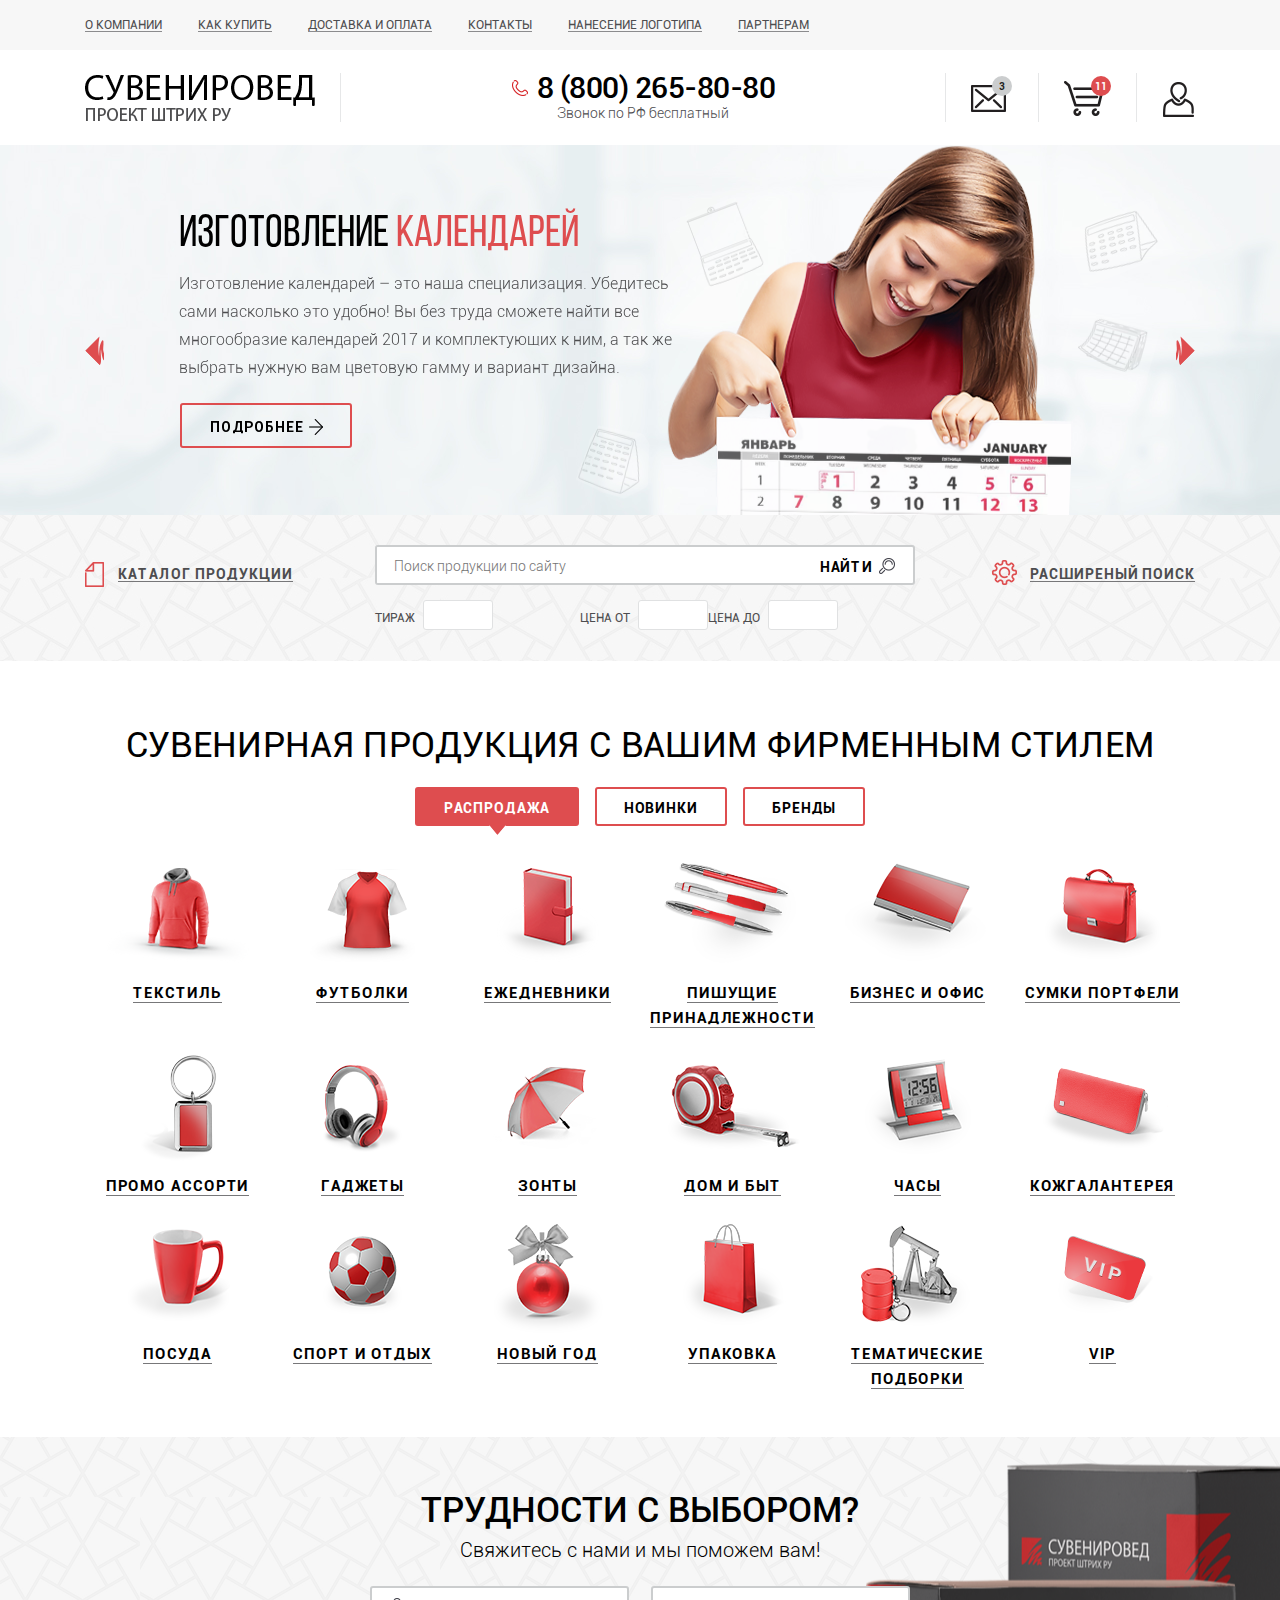
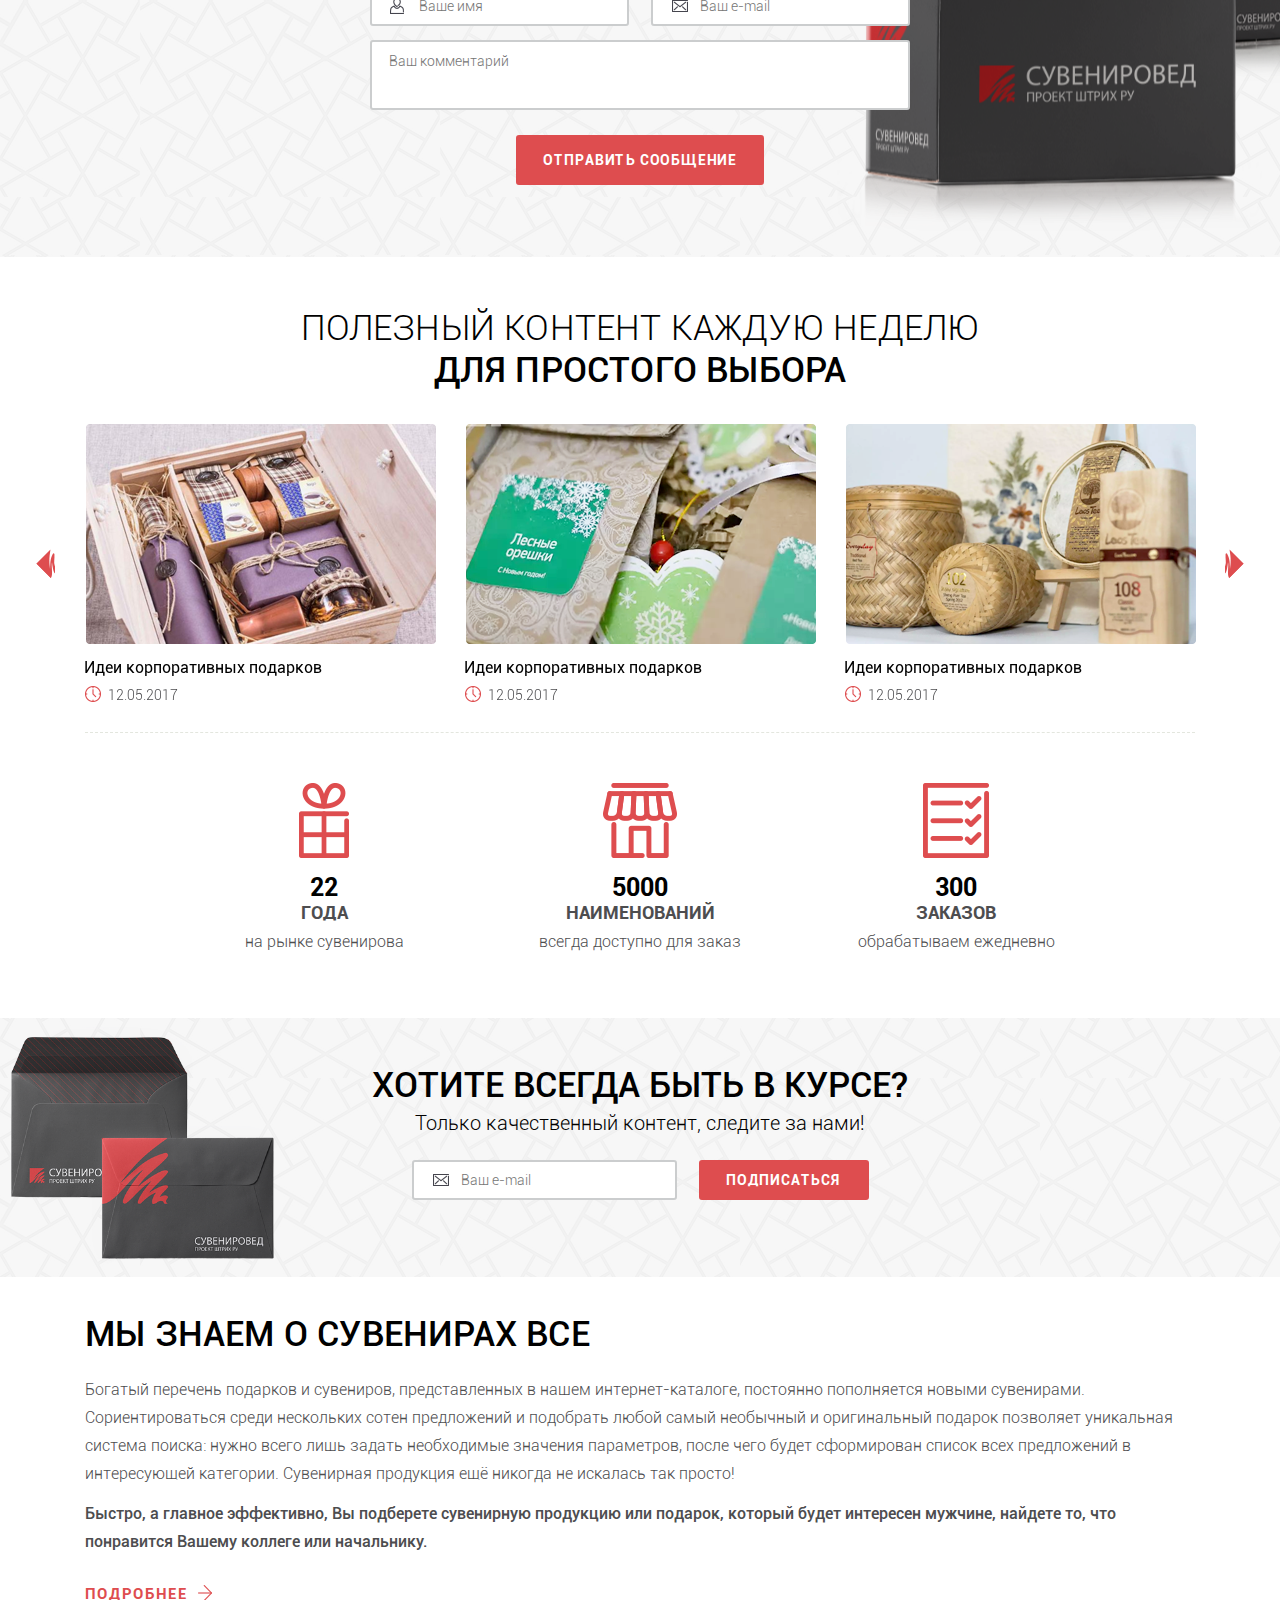
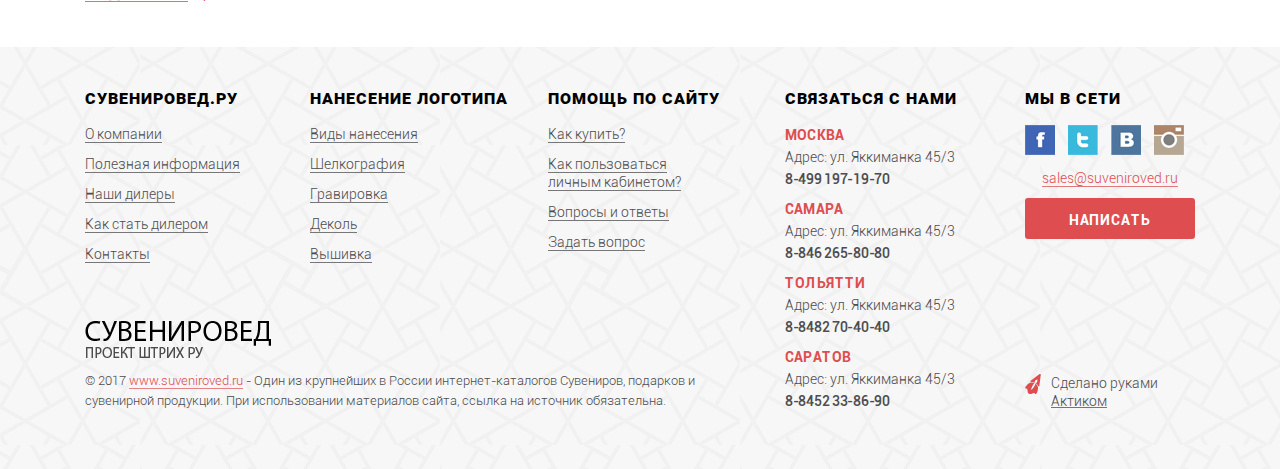
<file: index.html>
﻿<!DOCTYPE html>
<html>
<head>
    <title>Сувенировед.ру</title>
    <meta name="viewport" content="width=device-width, initial-scale=1">
    <meta name="format-detection" content="telephone=no"/>
    <meta name="theme-color" content="#de4d4f">
    <meta http-equiv="content-type" content="text/html; charset=utf-8"/>
    <meta name="robots" content="index, follow"/>
    <meta name="keywords" content="Сувенировед.ру"/>
    <meta name="description" content="Сувенировед.ру"/>
    <meta name="apple-mobile-web-app-capable" content="yes"/>
    <link rel="stylesheet" href="css/slick.css" type="text/css">
    <link rel="stylesheet" href="css/slick-theme.css" type="text/css">
    <link rel="stylesheet" href="css/SelectBoxIt.css" type="text/css">
    <link rel="stylesheet" href="css/colorbox.css" type="text/css">
    <link rel="stylesheet" href="css/style.css" type="text/css">
    <script type="text/javascript" src="js/jquery-3.2.1.min.js"></script>
    <script type="text/javascript" src="js/slick.min.js"></script>
    <script type="text/javascript" src="js/selectric.js"></script>
    <script type="text/javascript" src="js/jquery.maskedinput.js"></script>
    <script type="text/javascript" src="js/jquery.colorbox.js"></script>
    <script type="text/javascript" src="js/main.js"></script>

</head>
<body>
<div id="page">

    <header>
        <nav>
            <div class="container">
                <div class="hamburger js-nav-toggle">
                    <span></span>
                </div>
                <ul class="list-nav clearfix js-nav">
                    <li><a href="#">О компании</a></li>
                    <li><a href="#">Как купить</a></li>
                    <li><a href="#">Доставка и оплата</a></li>
                    <li><a href="#">Контакты</a></li>
                    <li><a href="#">Нанесение логотипа</a></li>
                    <li><a href="#">Партнерам</a></li>
                </ul>
            </div>
        </nav>
        <div class="header-bottom">
            <div class="container">
                <div class="logo">
                    <a href="#">
                        <img src="images/logo.png" alt=""/>
                    </a>
                </div>
                <div class="tel-block">
                    <a href="#" class="tel">8 (800) 265-80-80</a>
                    <span class="info">Звонок по РФ бесплатный</span>
                </div>
                <ul class="list-control clearfix">
                    <li class="mail">
                        <a href="#">
                            <span class="cout">3</span>
                        </a>
                    </li>
                    <li class="basket">
                        <a href="#">
                            <span class="cout">11</span>
                        </a>
                    </li>
                    <li class="user">
                        <a href="#"></a>
                    </li>
                </ul>
            </div>
        </div>
    </header>

    <section id="content" class="clearfix">

       <section class="screen">
          <div class="container">
             <div class="slider slider-main">
                <div class="slide">
                   <div class="screen__img" style="background-image: url('images/slide.png')"></div>
                   <div class="text">
                      <h2>ИЗготовление <span>календарей</span></h2>
                      <p>Изготовление календарей – это наша специализация. Убедитесь сами насколько это удобно! Вы без труда сможете найти все многообразие календарей 2017 и комплектующих к ним, а так же выбрать нужную вам цветовую гамму и вариант дизайна.</p>
                      <a href="#" class="more-btn">ПОДРОБНЕЕ</a>
                   </div>
                </div>
                <div class="slide">
                   <div class="screen__img" style="background-image: url('images/slide.png')"></div>
                   <div class="text">
                      <h2>ИЗготовление <span>календарей</span></h2>
                      <p>Изготовление календарей – это наша специализация. Убедитесь сами насколько это удобно! Вы без труда сможете найти все многообразие календарей 2017 и комплектующих к ним, а так же выбрать нужную вам цветовую гамму и вариант дизайна.</p>
                      <a href="#" class="more-btn">ПОДРОБНЕЕ</a>
                   </div>
                </div>
             </div>
          </div>

       </section>

        <div class="section-search">
            <div class="container">
                <a href="#" class="catalog-btn">КАТАЛОГ ПРОДУКЦИИ</a>
                <div class="search">
                    <form>
                        <div class="search-input">
                            <input type="text" placeholder="Поиск продукции по сайту">
                            <button type="submit" class="sub">НАЙТИ</button>
                        </div>
                        <div class="line">
                            <div class="col">
                                <label>Тираж</label>
                                <input type="text">
                            </div>
                            <div class="col">
                                <label>Цена от</label>
                                <input type="text">
                            </div>
                            <div class="col">
                                <label>Цена до</label>
                                <input type="text">
                            </div>
                        </div>
                    </form>
                </div>
                <a href="#" class="dop-search-btn">РАСШИРЕНЫЙ ПОИСК</a>
            </div>
        </div>

        <div class="section-product">
            <div class="container">
                <h2>СУВЕНИРНАЯ ПРОДУКЦИЯ С ВАШИМ ФИРМЕННЫМ СТИЛЕМ</h2>
                <div class="tabs">

                    <ul class="tabs__caption">
                        <li class="active">РАСПРОДАЖА</li>
                        <li>НОВИНКИ</li>
                        <li>БРЕНДЫ</li>
                    </ul>

                    <div class="tabs__content active">
                        <div class="category-list clearfix">
                            <div class="item">
                                <div class="icon">
                                    <a href="#">
                                        <img src="images/category-icon1.png" alt=""/>
                                    </a>
                                </div>
                                <div class="text">
                                    <a href="#" class="tit">ТЕКСТИЛЬ</a>
                                </div>
                            </div>
                            <div class="item">
                                <div class="icon">
                                    <a href="#">
                                        <img src="images/category-icon2.png" alt=""/>
                                    </a>
                                </div>
                                <div class="text">
                                    <a href="#" class="tit">ФУТБОЛКИ</a>
                                </div>
                            </div>
                            <div class="item">
                                <div class="icon">
                                    <a href="#">
                                        <img src="images/category-icon3.png" alt=""/>
                                    </a>
                                </div>
                                <div class="text">
                                    <a href="#" class="tit">ЕЖЕДНЕВНИКИ</a>
                                </div>
                            </div>
                            <div class="item">
                                <div class="icon">
                                    <a href="#">
                                        <img src="images/category-icon4.png" alt=""/>
                                    </a>
                                </div>
                                <div class="text">
                                    <a href="#" class="tit">Пишущие<br/>
                                        принадлежности</a>
                                </div>
                            </div>
                            <div class="item">
                                <div class="icon">
                                    <a href="#">
                                        <img src="images/category-icon5.png" alt=""/>
                                    </a>
                                </div>
                                <div class="text">
                                    <a href="#" class="tit">Бизнес и офис</a>
                                </div>
                            </div>
                            <div class="item">
                                <div class="icon">
                                    <a href="#">
                                        <img src="images/category-icon6.png" alt=""/>
                                    </a>
                                </div>
                                <div class="text">
                                    <a href="#" class="tit">Сумки портфели</a>
                                </div>
                            </div>
                            <div class="item">
                                <div class="icon">
                                    <a href="#">
                                        <img src="images/category-icon7.png" alt=""/>
                                    </a>
                                </div>
                                <div class="text">
                                    <a href="#" class="tit">Промо ассорти</a>
                                </div>
                            </div>
                            <div class="item">
                                <div class="icon">
                                    <a href="#">
                                        <img src="images/category-icon8.png" alt=""/>
                                    </a>
                                </div>
                                <div class="text">
                                    <a href="#" class="tit">Гаджеты</a>
                                </div>
                            </div>
                            <div class="item">
                                <div class="icon">
                                    <a href="#">
                                        <img src="images/category-icon9.png" alt=""/>
                                    </a>
                                </div>
                                <div class="text">
                                    <a href="#" class="tit">Зонты</a>
                                </div>
                            </div>
                            <div class="item">
                                <div class="icon">
                                    <a href="#">
                                        <img src="images/category-icon10.png" alt=""/>
                                    </a>
                                </div>
                                <div class="text">
                                    <a href="#" class="tit">Дом и быт</a>
                                </div>
                            </div>
                            <div class="item">
                                <div class="icon">
                                    <a href="#">
                                        <img src="images/category-icon11.png" alt=""/>
                                    </a>
                                </div>
                                <div class="text">
                                    <a href="#" class="tit">Часы</a>
                                </div>
                            </div>
                            <div class="item">
                                <div class="icon">
                                    <a href="#">
                                        <img src="images/category-icon12.png" alt=""/>
                                    </a>
                                </div>
                                <div class="text">
                                    <a href="#" class="tit">Кожгалантерея</a>
                                </div>
                            </div>
                            <div class="item">
                                <div class="icon">
                                    <a href="#">
                                        <img src="images/category-icon13.png" alt=""/>
                                    </a>
                                </div>
                                <div class="text">
                                    <a href="#" class="tit">Посуда</a>
                                </div>
                            </div>
                            <div class="item">
                                <div class="icon">
                                    <a href="#">
                                        <img src="images/category-icon14.png" alt=""/>
                                    </a>
                                </div>
                                <div class="text">
                                    <a href="#" class="tit">Спорт и отдых</a>
                                </div>
                            </div>
                            <div class="item">
                                <div class="icon">
                                    <a href="#">
                                        <img src="images/category-icon15.png" alt=""/>
                                    </a>
                                </div>
                                <div class="text">
                                    <a href="#" class="tit">Новый год</a>
                                </div>
                            </div>
                            <div class="item">
                                <div class="icon">
                                    <a href="#">
                                        <img src="images/category-icon16.png" alt=""/>
                                    </a>
                                </div>
                                <div class="text">
                                    <a href="#" class="tit">Упаковка</a>
                                </div>
                            </div>
                            <div class="item">
                                <div class="icon">
                                    <a href="#">
                                        <img src="images/category-icon17.png" alt=""/>
                                    </a>
                                </div>
                                <div class="text">
                                    <a href="#" class="tit">тематические<br/>
                                        Подборки</a>
                                </div>
                            </div>
                            <div class="item">
                                <div class="icon">
                                    <a href="#">
                                        <img src="images/category-icon18.png" alt=""/>
                                    </a>
                                </div>
                                <div class="text">
                                    <a href="#" class="tit">VIP</a>
                                </div>
                            </div>
                        </div>
                    </div>

                    <div class="tabs__content">
                        <div class="category-list clearfix">
                            <div class="item">
                                <div class="icon">
                                    <a href="#">
                                        <img src="images/category-icon1.png" alt=""/>
                                    </a>
                                </div>
                                <div class="text">
                                    <a href="#" class="tit">ТЕКСТИЛЬ</a>
                                </div>
                            </div>
                            <div class="item">
                                <div class="icon">
                                    <a href="#">
                                        <img src="images/category-icon2.png" alt=""/>
                                    </a>
                                </div>
                                <div class="text">
                                    <a href="#" class="tit">ФУТБОЛКИ</a>
                                </div>
                            </div>
                            <div class="item">
                                <div class="icon">
                                    <a href="#">
                                        <img src="images/category-icon3.png" alt=""/>
                                    </a>
                                </div>
                                <div class="text">
                                    <a href="#" class="tit">ЕЖЕДНЕВНИКИ</a>
                                </div>
                            </div>
                            <div class="item">
                                <div class="icon">
                                    <a href="#">
                                        <img src="images/category-icon4.png" alt=""/>
                                    </a>
                                </div>
                                <div class="text">
                                    <a href="#" class="tit">Пишущие<br/>
                                        принадлежности</a>
                                </div>
                            </div>
                            <div class="item">
                                <div class="icon">
                                    <a href="#">
                                        <img src="images/category-icon5.png" alt=""/>
                                    </a>
                                </div>
                                <div class="text">
                                    <a href="#" class="tit">Бизнес и офис</a>
                                </div>
                            </div>
                            <div class="item">
                                <div class="icon">
                                    <a href="#">
                                        <img src="images/category-icon6.png" alt=""/>
                                    </a>
                                </div>
                                <div class="text">
                                    <a href="#" class="tit">Сумки портфели</a>
                                </div>
                            </div>
                            <div class="item">
                                <div class="icon">
                                    <a href="#">
                                        <img src="images/category-icon7.png" alt=""/>
                                    </a>
                                </div>
                                <div class="text">
                                    <a href="#" class="tit">Промо ассорти</a>
                                </div>
                            </div>
                            <div class="item">
                                <div class="icon">
                                    <a href="#">
                                        <img src="images/category-icon8.png" alt=""/>
                                    </a>
                                </div>
                                <div class="text">
                                    <a href="#" class="tit">Гаджеты</a>
                                </div>
                            </div>
                            <div class="item">
                                <div class="icon">
                                    <a href="#">
                                        <img src="images/category-icon9.png" alt=""/>
                                    </a>
                                </div>
                                <div class="text">
                                    <a href="#" class="tit">Зонты</a>
                                </div>
                            </div>
                            <div class="item">
                                <div class="icon">
                                    <a href="#">
                                        <img src="images/category-icon10.png" alt=""/>
                                    </a>
                                </div>
                                <div class="text">
                                    <a href="#" class="tit">Дом и быт</a>
                                </div>
                            </div>
                            <div class="item">
                                <div class="icon">
                                    <a href="#">
                                        <img src="images/category-icon11.png" alt=""/>
                                    </a>
                                </div>
                                <div class="text">
                                    <a href="#" class="tit">Часы</a>
                                </div>
                            </div>
                            <div class="item">
                                <div class="icon">
                                    <a href="#">
                                        <img src="images/category-icon12.png" alt=""/>
                                    </a>
                                </div>
                                <div class="text">
                                    <a href="#" class="tit">Кожгалантерея</a>
                                </div>
                            </div>
                            <div class="item">
                                <div class="icon">
                                    <a href="#">
                                        <img src="images/category-icon13.png" alt=""/>
                                    </a>
                                </div>
                                <div class="text">
                                    <a href="#" class="tit">Посуда</a>
                                </div>
                            </div>
                            <div class="item">
                                <div class="icon">
                                    <a href="#">
                                        <img src="images/category-icon14.png" alt=""/>
                                    </a>
                                </div>
                                <div class="text">
                                    <a href="#" class="tit">Спорт и отдых</a>
                                </div>
                            </div>
                            <div class="item">
                                <div class="icon">
                                    <a href="#">
                                        <img src="images/category-icon15.png" alt=""/>
                                    </a>
                                </div>
                                <div class="text">
                                    <a href="#" class="tit">Новый год</a>
                                </div>
                            </div>
                            <div class="item">
                                <div class="icon">
                                    <a href="#">
                                        <img src="images/category-icon16.png" alt=""/>
                                    </a>
                                </div>
                                <div class="text">
                                    <a href="#" class="tit">Упаковка</a>
                                </div>
                            </div>
                            <div class="item">
                                <div class="icon">
                                    <a href="#">
                                        <img src="images/category-icon17.png" alt=""/>
                                    </a>
                                </div>
                                <div class="text">
                                    <a href="#" class="tit">тематические<br/>
                                        Подборки</a>
                                </div>
                            </div>
                            <div class="item">
                                <div class="icon">
                                    <a href="#">
                                        <img src="images/category-icon18.png" alt=""/>
                                    </a>
                                </div>
                                <div class="text">
                                    <a href="#" class="tit">VIP</a>
                                </div>
                            </div>
                        </div>
                    </div>

                    <div class="tabs__content">
                        <div class="category-list clearfix">
                            <div class="item">
                                <div class="icon">
                                    <a href="#">
                                        <img src="images/category-icon1.png" alt=""/>
                                    </a>
                                </div>
                                <div class="text">
                                    <a href="#" class="tit">ТЕКСТИЛЬ</a>
                                </div>
                            </div>
                            <div class="item">
                                <div class="icon">
                                    <a href="#">
                                        <img src="images/category-icon2.png" alt=""/>
                                    </a>
                                </div>
                                <div class="text">
                                    <a href="#" class="tit">ФУТБОЛКИ</a>
                                </div>
                            </div>
                            <div class="item">
                                <div class="icon">
                                    <a href="#">
                                        <img src="images/category-icon3.png" alt=""/>
                                    </a>
                                </div>
                                <div class="text">
                                    <a href="#" class="tit">ЕЖЕДНЕВНИКИ</a>
                                </div>
                            </div>
                            <div class="item">
                                <div class="icon">
                                    <a href="#">
                                        <img src="images/category-icon4.png" alt=""/>
                                    </a>
                                </div>
                                <div class="text">
                                    <a href="#" class="tit">Пишущие<br/>
                                        принадлежности</a>
                                </div>
                            </div>
                            <div class="item">
                                <div class="icon">
                                    <a href="#">
                                        <img src="images/category-icon5.png" alt=""/>
                                    </a>
                                </div>
                                <div class="text">
                                    <a href="#" class="tit">Бизнес и офис</a>
                                </div>
                            </div>
                            <div class="item">
                                <div class="icon">
                                    <a href="#">
                                        <img src="images/category-icon6.png" alt=""/>
                                    </a>
                                </div>
                                <div class="text">
                                    <a href="#" class="tit">Сумки портфели</a>
                                </div>
                            </div>
                            <div class="item">
                                <div class="icon">
                                    <a href="#">
                                        <img src="images/category-icon7.png" alt=""/>
                                    </a>
                                </div>
                                <div class="text">
                                    <a href="#" class="tit">Промо ассорти</a>
                                </div>
                            </div>
                            <div class="item">
                                <div class="icon">
                                    <a href="#">
                                        <img src="images/category-icon8.png" alt=""/>
                                    </a>
                                </div>
                                <div class="text">
                                    <a href="#" class="tit">Гаджеты</a>
                                </div>
                            </div>
                            <div class="item">
                                <div class="icon">
                                    <a href="#">
                                        <img src="images/category-icon9.png" alt=""/>
                                    </a>
                                </div>
                                <div class="text">
                                    <a href="#" class="tit">Зонты</a>
                                </div>
                            </div>
                            <div class="item">
                                <div class="icon">
                                    <a href="#">
                                        <img src="images/category-icon10.png" alt=""/>
                                    </a>
                                </div>
                                <div class="text">
                                    <a href="#" class="tit">Дом и быт</a>
                                </div>
                            </div>
                            <div class="item">
                                <div class="icon">
                                    <a href="#">
                                        <img src="images/category-icon11.png" alt=""/>
                                    </a>
                                </div>
                                <div class="text">
                                    <a href="#" class="tit">Часы</a>
                                </div>
                            </div>
                            <div class="item">
                                <div class="icon">
                                    <a href="#">
                                        <img src="images/category-icon12.png" alt=""/>
                                    </a>
                                </div>
                                <div class="text">
                                    <a href="#" class="tit">Кожгалантерея</a>
                                </div>
                            </div>
                            <div class="item">
                                <div class="icon">
                                    <a href="#">
                                        <img src="images/category-icon13.png" alt=""/>
                                    </a>
                                </div>
                                <div class="text">
                                    <a href="#" class="tit">Посуда</a>
                                </div>
                            </div>
                            <div class="item">
                                <div class="icon">
                                    <a href="#">
                                        <img src="images/category-icon14.png" alt=""/>
                                    </a>
                                </div>
                                <div class="text">
                                    <a href="#" class="tit">Спорт и отдых</a>
                                </div>
                            </div>
                            <div class="item">
                                <div class="icon">
                                    <a href="#">
                                        <img src="images/category-icon15.png" alt=""/>
                                    </a>
                                </div>
                                <div class="text">
                                    <a href="#" class="tit">Новый год</a>
                                </div>
                            </div>
                            <div class="item">
                                <div class="icon">
                                    <a href="#">
                                        <img src="images/category-icon16.png" alt=""/>
                                    </a>
                                </div>
                                <div class="text">
                                    <a href="#" class="tit">Упаковка</a>
                                </div>
                            </div>
                            <div class="item">
                                <div class="icon">
                                    <a href="#">
                                        <img src="images/category-icon17.png" alt=""/>
                                    </a>
                                </div>
                                <div class="text">
                                    <a href="#" class="tit">тематические<br/>
                                        Подборки</a>
                                </div>
                            </div>
                            <div class="item">
                                <div class="icon">
                                    <a href="#">
                                        <img src="images/category-icon18.png" alt=""/>
                                    </a>
                                </div>
                                <div class="text">
                                    <a href="#" class="tit">VIP</a>
                                </div>
                            </div>
                        </div>
                    </div>
                </div>

            </div>
        </div>

        <div class="section-write">
            <div class="container">
                <div class="write-form-wrap">
                    <h3>ТРУДНОСТИ С ВЫБОРОМ?<br/>
                        <span>Свяжитесь с нами и мы поможем вам!</span></h3>
                    <form>
                        <div class="line">
                            <div class="col">
                                <input type="text" class="name" placeholder="Ваше имя"/>
                            </div>
                            <div class="col">
                                <input type="text" class="mail" placeholder="Ваш e-mail"/>
                            </div>
                        </div>
                        <div class="line">
                            <textarea placeholder="Ваш комментарий"></textarea>
                        </div>
                        <div class="line">
                            <button type="submit" class="sub">ОТПРАВИТЬ СООБЩЕНИЕ</button>
                        </div>
                    </form>
                </div>
            </div>
        </div>

        <div class="section-useful-info">
            <div class="container">
                    <h3>ПОЛезный контент каждую неделю<br/>
                        <span>для простого выбора</span></h3>
                <div class="slider slider-useful-info">
                    <div>
                        <div class="item">
                            <div class="image">
                                <a href="#">
                                    <img src="images/useful-img1.png" alt=""/>
                                    <div class="show-wrap">
                                        <span class="btn-show">СМОТРЕТЬ</span>
                                    </div>
                                </a>
                            </div>
                            <div class="text">
                                <div class="tit">Идеи корпоративных подарков</div>
                                <span class="time">12.05.2017</span>
                            </div>
                        </div>
                    </div>
                    <div>
                        <div class="item">
                            <div class="image">
                                <a href="#">
                                    <img src="images/useful-img2.png" alt=""/>
                                    <div class="show-wrap">
                                        <span class="btn-show">СМОТРЕТЬ</span>
                                    </div>
                                </a>
                            </div>
                            <div class="text">
                                <div class="tit">Идеи корпоративных подарков</div>
                                <span class="time">12.05.2017</span>
                            </div>
                        </div>
                    </div>
                    <div>
                        <div class="item">
                            <div class="image">
                                <a href="#">
                                    <img src="images/useful-img3.png" alt=""/>
                                    <div class="show-wrap">
                                        <span class="btn-show">СМОТРЕТЬ</span>
                                    </div>
                                </a>
                            </div>
                            <div class="text">
                                <div class="tit">Идеи корпоративных подарков</div>
                                <span class="time">12.05.2017</span>
                            </div>
                        </div>
                    </div>
                    <div>
                        <div class="item">
                            <div class="image">
                                <a href="#">
                                    <img src="images/useful-img1.png" alt=""/>
                                    <div class="show-wrap">
                                        <span class="btn-show">СМОТРЕТЬ</span>
                                    </div>
                                </a>
                            </div>
                            <div class="text">
                                <div class="tit">Идеи корпоративных подарков</div>
                                <span class="time">12.05.2017</span>
                            </div>
                        </div>
                    </div>
                    <div>
                        <div class="item">
                            <div class="image">
                                <a href="#">
                                    <img src="images/useful-img2.png" alt=""/>
                                    <div class="show-wrap">
                                        <span class="btn-show">СМОТРЕТЬ</span>
                                    </div>
                                </a>
                            </div>
                            <div class="text">
                                <div class="tit">Идеи корпоративных подарков</div>
                                <span class="time">12.05.2017</span>
                            </div>
                        </div>
                    </div>
                    <div>
                        <div class="item">
                            <div class="image">
                                <a href="#">
                                    <img src="images/useful-img3.png" alt=""/>
                                    <div class="show-wrap">
                                        <span class="btn-show">СМОТРЕТЬ</span>
                                    </div>
                                </a>
                            </div>
                            <div class="text">
                                <div class="tit">Идеи корпоративных подарков</div>
                                <span class="time">12.05.2017</span>
                            </div>
                        </div>
                    </div>
                </div>
                <div class="service-list clearfix">
                    <div class="item">
                        <div class="icon">
                            <img src="images/service-icon1.png" alt=""/>
                        </div>
                        <div class="txt">
                            <div class="tit">22
                                <span>года</span></div>
                            <span class="info">на рынке сувенирова</span>
                        </div>
                    </div>
                    <div class="item">
                        <div class="icon">
                            <img src="images/service-icon2.png" alt=""/>
                        </div>
                        <div class="txt">
                            <div class="tit">5000
                                <span>наименований</span></div>
                            <span class="info">всегда доступно для заказ</span>
                        </div>
                    </div>
                    <div class="item">
                        <div class="icon">
                            <img src="images/service-icon3.png" alt=""/>
                        </div>
                        <div class="txt">
                            <div class="tit">300
                                <span>заказов</span></div>
                            <span class="info">обрабатываем ежедневно</span>
                        </div>
                    </div>
                </div>
            </div>
        </div>

        <div class="section-subscribe">
            <div class="container">
                <div class="subscribe-wrap">
                    <h3>хотите всегда быть в курсе?</h3>
                    <span class="info">Только качественный контент, следите за нами!</span>
                    <form>
                        <input type="text" placeholder="Ваш e-mail"/>
                        <button type="submit" class="sub">ПОДПИСАТЬСЯ</button>
                    </form>
                </div>
            </div>
        </div>

        <div class="section-seo">
            <div class="container">
                <h3>Мы знаем о сувенирах все</h3>
                <p>Богатый перечень подарков и сувениров, представленных в нашем интернет-каталоге, постоянно пополняется новыми сувенирами. Сориентироваться среди нескольких сотен предложений и подобрать любой самый необычный и оригинальный подарок позволяет уникальная система поиска: нужно всего лишь задать необходимые значения параметров, после чего будет сформирован список всех предложений в интересующей категории. Сувенирная продукция ещё никогда не искалась так просто!</p>
                <span class="info">Быстро, а главное эффективно, Вы подберете сувенирную продукцию или подарок, который будет интересен мужчине, найдете то, что понравится Вашему коллеге или начальнику.</span>
                <a href="#" class="more-btn">ПОДРОБНЕЕ</a>
            </div>
        </div>

    </section>
    <footer>
        <div class="container">
            <div class="footer-left">
                <div class="list-nav">
                    <div class="col">
                        <div class="tit">Сувенировед.ру</div>
                        <ul class="list">
                            <li><a href="#">О компании</a></li>
                            <li><a href="#">Полезная информация</a></li>
                            <li><a href="#">Наши дилеры</a></li>
                            <li><a href="#">Как стать дилером</a></li>
                            <li><a href="#">Контакты</a></li>
                        </ul>
                    </div>
                    <div class="col">
                        <div class="tit">нанесение логотипа</div>
                        <ul class="list">
                            <li><a href="#">Виды нанесения</a></li>
                            <li><a href="#">Шелкография</a></li>
                            <li><a href="#">Гравировка</a></li>
                            <li><a href="#">Деколь</a></li>
                            <li><a href="#">Вышивка</a></li>
                        </ul>
                    </div>
                    <div class="col">
                        <div class="tit">помощь по сайту</div>
                        <ul class="list">
                            <li><a href="#">Как купить?</a></li>
                            <li><a href="#">Как пользоваться
                                личным кабинетом?</a></li>
                            <li><a href="#">Вопросы и ответы</a></li>
                            <li><a href="#">Задать вопрос</a></li>
                        </ul>
                    </div>
                </div>
            </div>
            <div class="contact">
                <div class="tit">Связаться с нами</div>
                <ul class="list-contact">
                    <li>
                        <div class="city">МОСКВА</div>
                        <p>Адрес: ул. Яккиманка 45/3</p>
                        <span class="tel">8-499 197-19-70</span>
                    </li>
                    <li>
                        <div class="city">САМАРА</div>
                        <p>Адрес: ул. Яккиманка 45/3</p>
                        <span class="tel">8-846 265-80-80</span>
                    </li>
                    <li>
                        <div class="city">ТОЛЬЯТТИ</div>
                        <p>Адрес: ул. Яккиманка 45/3</p>
                        <span class="tel">8-8482 70-40-40</span>
                    </li>
                    <li>
                        <div class="city">САРАТОВ</div>
                        <p>Адрес: ул. Яккиманка 45/3</p>
                        <span class="tel">8-8452 33-86-90</span>
                    </li>
                </ul>
            </div>
            <div class="soc-col">
                <div class="tit">МЫ В СЕТИ</div>
                <ul class="soc-list clearfix">
                    <li>
                        <a href="#">
                            <img src="images/icon-f.png" alt=""/>
                        </a>
                    </li>
                    <li>
                        <a href="#">
                            <img src="images/icon-t.png" alt=""/>
                        </a>
                    </li>
                    <li>
                        <a href="#">
                            <img src="images/icon-vk.png" alt=""/>
                        </a>
                    </li>
                    <li>
                        <a href="#">
                            <img src="images/icon-i.png" alt=""/>
                        </a>
                    </li>
                </ul>
                <div class="mail">
                    <a href="#">sales@suveniroved.ru</a>
                </div>
                <a href="#" class="write-btn">НАПИСАТЬ</a>
            </div>
        </div>
       <div class="container">
          <div class="footer__info">
             <div class="logo">
                <a href="#">
                   <img src="images/logo2.png" alt=""/>
                </a>
             </div>
             <div class="copyright">© 2017 <a href="#">www.suveniroved.ru</a> - Один из крупнейших в России интернет-каталогов Сувениров, подарков
                                    и сувенирной продукции. При использовании материалов сайта, ссылка на источник обязательна.</div>
              <div class="dev">Сделано руками<br/>
                  <a href="#">Актиком</a> </div>
          </div>
       </div>
    </footer>
</div>
</body>
</html>
</file>
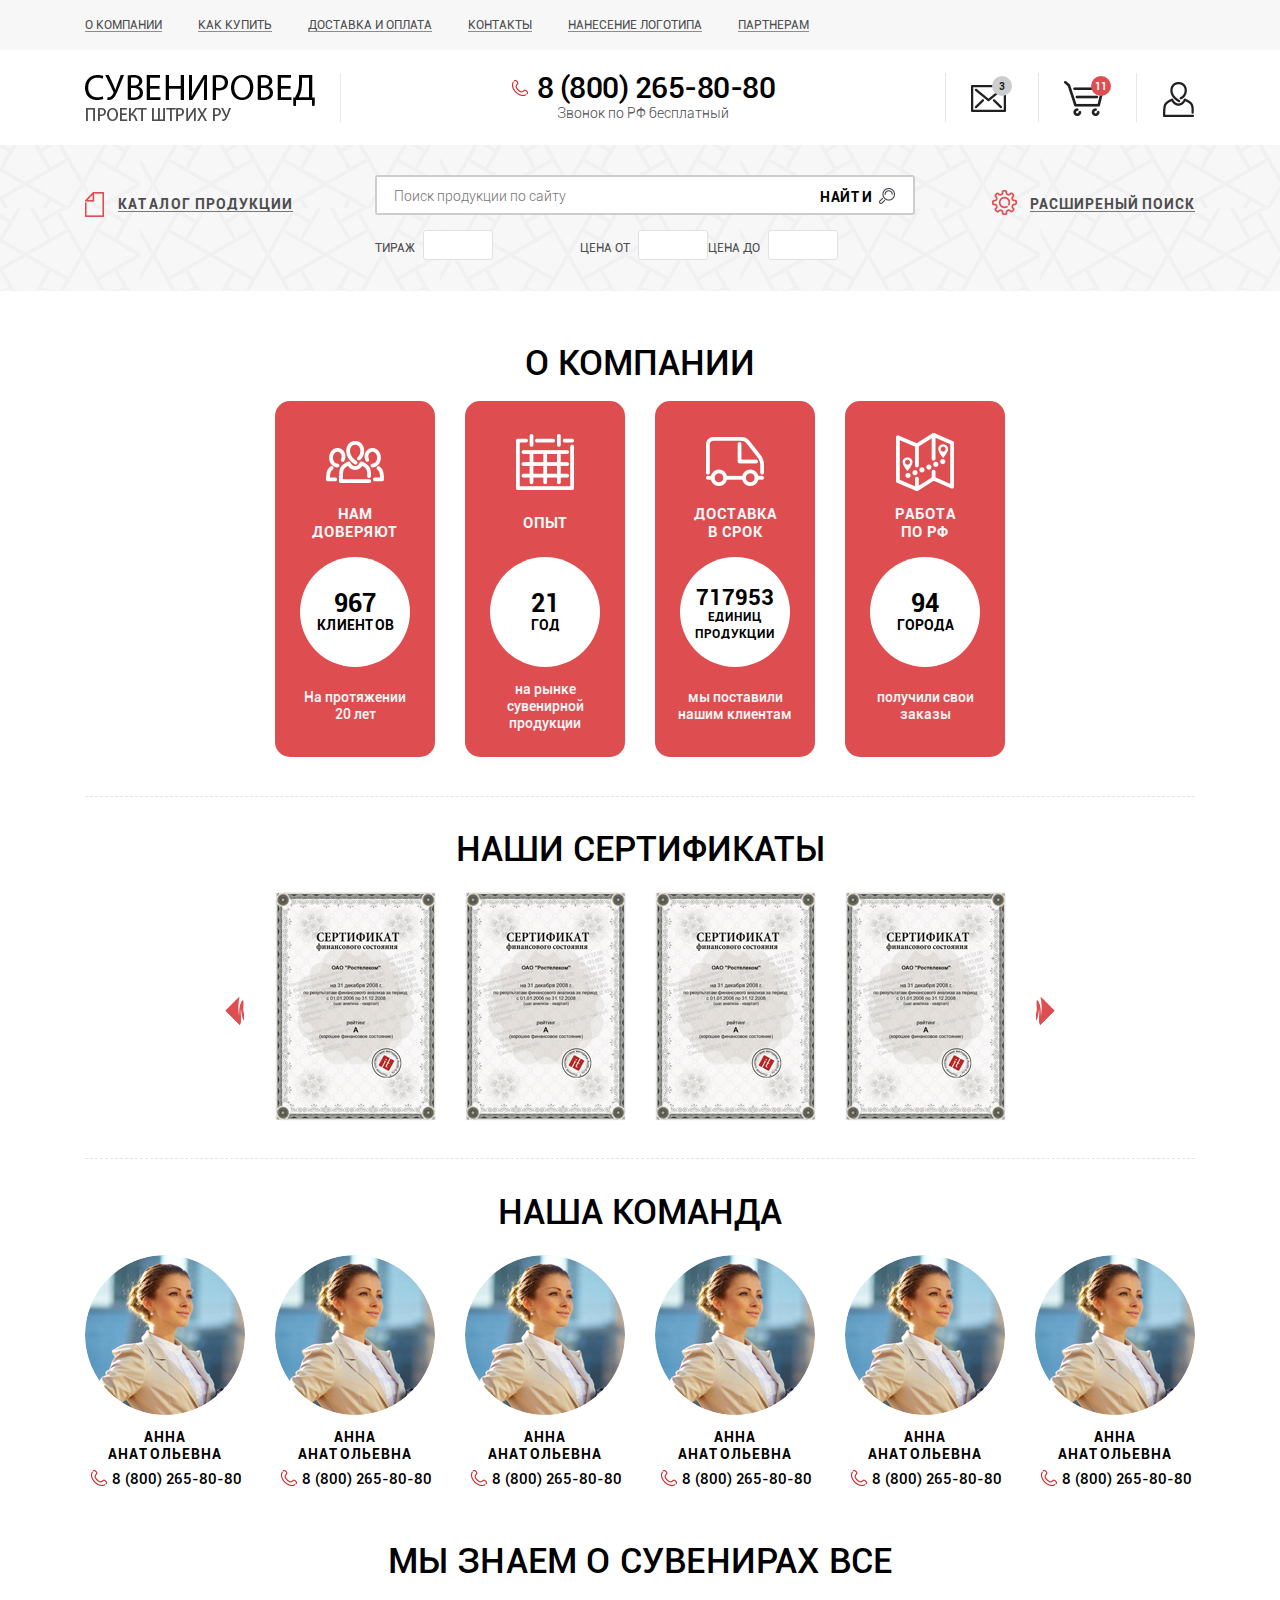
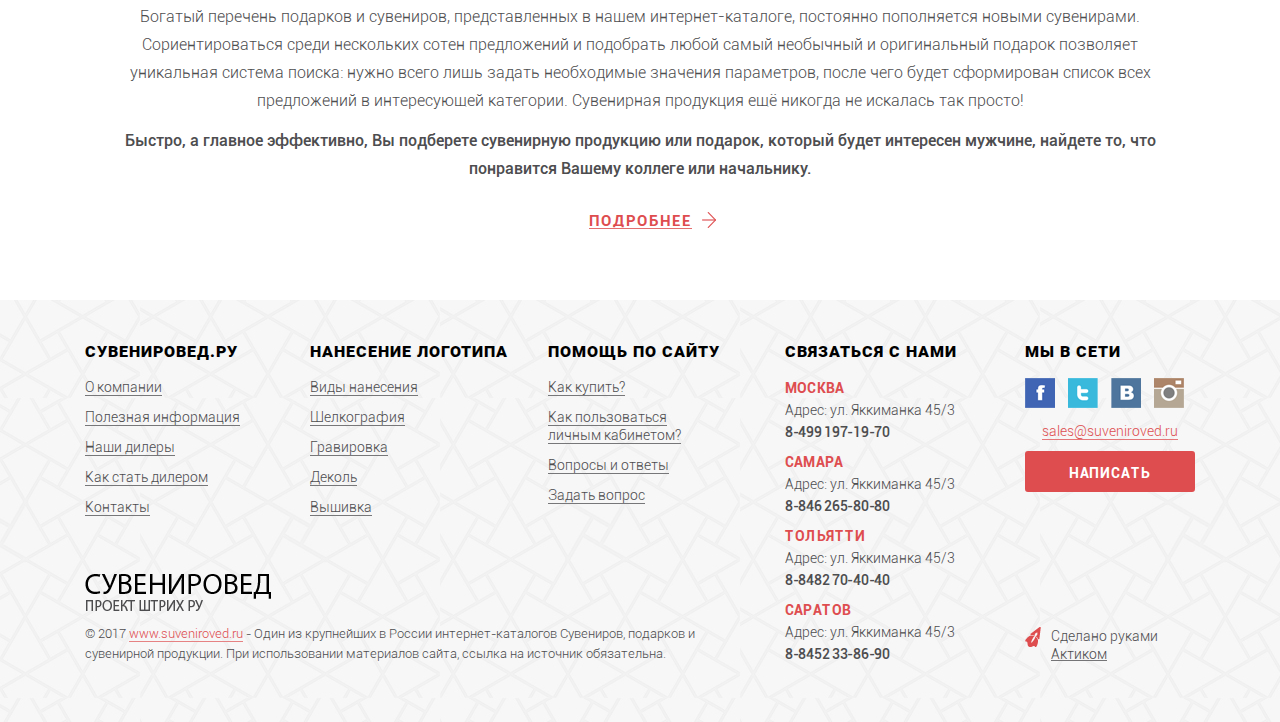
<file: about.html>
﻿<!DOCTYPE html>
<html>
<head>
    <title>Сувенировед.ру</title>
    <meta name="viewport" content="width=device-width, initial-scale=1">
    <meta name="format-detection" content="telephone=no"/>
    <meta name="theme-color" content="#de4d4f">
    <meta http-equiv="content-type" content="text/html; charset=utf-8"/>
    <meta name="robots" content="index, follow"/>
    <meta name="keywords" content="Сувенировед.ру"/>
    <meta name="description" content="Сувенировед.ру"/>
    <meta name="apple-mobile-web-app-capable" content="yes"/>
    <link rel="stylesheet" href="css/slick.css" type="text/css">
    <link rel="stylesheet" href="css/slick-theme.css" type="text/css">
    <link rel="stylesheet" href="css/SelectBoxIt.css" type="text/css">
    <link rel="stylesheet" href="css/colorbox.css" type="text/css">
    <link rel="stylesheet" href="css/style.css" type="text/css">
    <script type="text/javascript" src="js/jquery-3.2.1.min.js"></script>
    <script type="text/javascript" src="js/slick.min.js"></script>
    <script type="text/javascript" src="js/selectric.js"></script>
    <script type="text/javascript" src="js/jquery.maskedinput.js"></script>
    <script type="text/javascript" src="js/jquery.colorbox.js"></script>
    <script type="text/javascript" src="js/main.js"></script>
</head>
<body>
<div id="page">

    <header>
        <nav>
            <div class="container">
                <div class="hamburger js-nav-toggle">
                    <span></span>
                </div>
                <ul class="list-nav clearfix js-nav">
                    <li><a href="#">О компании</a></li>
                    <li><a href="#">Как купить</a></li>
                    <li><a href="#">Доставка и оплата</a></li>
                    <li><a href="#">Контакты</a></li>
                    <li><a href="#">Нанесение логотипа</a></li>
                    <li><a href="#">Партнерам</a></li>
                </ul>
            </div>
        </nav>
        <div class="header-bottom">
            <div class="container">
                <div class="logo">
                    <a href="#">
                        <img src="images/logo.png" alt=""/>
                    </a>
                </div>
                <div class="tel-block">
                    <a href="#" class="tel">8 (800) 265-80-80</a>
                    <span class="info">Звонок по РФ бесплатный</span>
                </div>
                <ul class="list-control clearfix">
                    <li class="mail">
                        <a href="#">
                            <span class="cout">3</span>
                        </a>
                    </li>
                    <li class="basket">
                        <a href="#">
                            <span class="cout">11</span>
                        </a>
                    </li>
                    <li class="user">
                        <a href="#"></a>
                    </li>
                </ul>
            </div>
        </div>
    </header>

    <section id="content" class="clearfix">

        <div class="section-search">
            <div class="container">
                <a href="#" class="catalog-btn">КАТАЛОГ ПРОДУКЦИИ</a>
                <div class="search">
                    <form>
                        <div class="search-input">
                            <input type="text" placeholder="Поиск продукции по сайту">
                            <button type="submit" class="sub">НАЙТИ</button>
                        </div>
                        <div class="line">
                            <div class="col">
                                <label>Тираж</label>
                                <input type="text">
                            </div>
                            <div class="col">
                                <label>Цена от</label>
                                <input type="text">
                            </div>
                            <div class="col">
                                <label>Цена до</label>
                                <input type="text">
                            </div>
                        </div>
                    </form>
                </div>
                <a href="#" class="dop-search-btn">РАСШИРЕНЫЙ ПОИСК</a>
            </div>
        </div>

        <div class="section-about">
            <div class="container">
                <h1>О компании</h1>
                <div class="advantage-list">
                    <div class="item">
                        <div class="icon-wrap">
                            <span class="icon">
                                <img src="images/advantage-icon1.png" alt=""/>
                            </span>
                        </div>
                        <div class="title-wrap">
                            <div class="title">Нам<br/>
                                доверяют</div>
                        </div>
                        <div class="result-info">
                            <div class="tit"><span>967</span><br/>
                                клиентов</div>
                        </div>
                        <div class="bottom">
                            <span>На протяжении<br/>20 лет</span>
                        </div>
                    </div>
                    <div class="item">
                        <div class="icon-wrap">
                            <span class="icon">
                                <img src="images/advantage-icon2.png" alt=""/>
                            </span>
                        </div>
                        <div class="title-wrap">
                            <div class="title">Опыт</div>
                        </div>
                        <div class="result-info">
                            <div class="tit"><span>21</span><br/>
                                год</div>
                        </div>
                        <div class="bottom">
                            <span>на рынке<br/>сувенирной<br/>продукции</span>
                        </div>
                    </div>
                    <div class="item item3">
                        <div class="icon-wrap">
                            <span class="icon">
                                <img src="images/advantage-icon3.png" alt=""/>
                            </span>
                        </div>
                        <div class="title-wrap">
                            <div class="title">Доставка<br/>
                                в срок</div>
                        </div>
                        <div class="result-info">
                            <div class="tit"><span>717953</span><br/>
                                единиц<br/>
                                продукции</div>
                        </div>
                        <div class="bottom">
                            <span>мы поставили<br/>нашим клиентам</span>
                        </div>
                    </div>
                    <div class="item">
                        <div class="icon-wrap">
                            <span class="icon">
                                <img src="images/advantage-icon4.png" alt=""/>
                            </span>
                        </div>
                        <div class="title-wrap">
                            <div class="title">Работа<br/>
                                по РФ</div>
                        </div>
                        <div class="result-info">
                            <div class="tit"><span>94</span><br/>
                                города</div>
                        </div>
                        <div class="bottom">
                            <span>получили свои<br/>заказы</span>
                        </div>
                    </div>
                </div>
                <div class="certificates-wrap">
                    <h2>Наши сертификаты</h2>
                    <div class="slider slider-certificates">
                        <div>
                            <div class="image">
                                <a href="images/certificate.png" class="group1">
                                    <img src="images/certificate.png" alt=""/>
                                </a>
                            </div>
                        </div>
                        <div>
                            <div class="image">
                                <a href="images/certificate.png" class="group1">
                                    <img src="images/certificate.png" alt=""/>
                                </a>
                            </div>
                        </div>
                        <div>
                            <div class="image">
                                <a href="images/certificate.png" class="group1">
                                    <img src="images/certificate.png" alt=""/>
                                </a>
                            </div>
                        </div>
                        <div>
                            <div class="image">
                                <a href="images/certificate.png" class="group1">
                                    <img src="images/certificate.png" alt=""/>
                                </a>
                            </div>
                        </div>
                        <div>
                            <div class="image">
                                <a href="images/certificate.png" class="group1">
                                    <img src="images/certificate.png" alt=""/>
                                </a>
                            </div>
                        </div>
                    </div>
                </div>
                <div class="team-wrap">
                    <h2>Наша команда</h2>
                    <div class="team-list">
                        <div class="item">
                            <div class="photo">
                                <img src="images/team-photo.png" alt=""/>
                            </div>
                            <div class="text">
                                <span class="name">АННА<br/>АНАТОЛЬЕВНА</span>
                                <a href="#" class="tel">8 (800) 265-80-80</a>
                            </div>
                        </div>
                        <div class="item">
                            <div class="photo">
                                <img src="images/team-photo.png" alt=""/>
                            </div>
                            <div class="text">
                                <span class="name">АННА<br/>АНАТОЛЬЕВНА</span>
                                <a href="#" class="tel">8 (800) 265-80-80</a>
                            </div>
                        </div>
                        <div class="item">
                            <div class="photo">
                                <img src="images/team-photo.png" alt=""/>
                            </div>
                            <div class="text">
                                <span class="name">АННА<br/>АНАТОЛЬЕВНА</span>
                                <a href="#" class="tel">8 (800) 265-80-80</a>
                            </div>
                        </div>
                        <div class="item">
                            <div class="photo">
                                <img src="images/team-photo.png" alt=""/>
                            </div>
                            <div class="text">
                                <span class="name">АННА<br/>АНАТОЛЬЕВНА</span>
                                <a href="#" class="tel">8 (800) 265-80-80</a>
                            </div>
                        </div>
                        <div class="item">
                            <div class="photo">
                                <img src="images/team-photo.png" alt=""/>
                            </div>
                            <div class="text">
                                <span class="name">АННА<br/>АНАТОЛЬЕВНА</span>
                                <a href="#" class="tel">8 (800) 265-80-80</a>
                            </div>
                        </div>
                        <div class="item">
                            <div class="photo">
                                <img src="images/team-photo.png" alt=""/>
                            </div>
                            <div class="text">
                                <span class="name">АННА<br/>АНАТОЛЬЕВНА</span>
                                <a href="#" class="tel">8 (800) 265-80-80</a>
                            </div>
                        </div>
                    </div>
                </div>
                <div class="section-seo">
                    <div class="container">
                        <h3>Мы знаем о сувенирах все</h3>
                        <p>Богатый перечень подарков и сувениров, представленных в нашем интернет-каталоге, постоянно пополняется новыми сувенирами. Сориентироваться среди нескольких сотен предложений и подобрать любой самый необычный и оригинальный подарок позволяет уникальная система поиска: нужно всего лишь задать необходимые значения параметров, после чего будет сформирован список всех предложений в интересующей категории. Сувенирная продукция ещё никогда не искалась так просто!</p>
                        <span class="info">Быстро, а главное эффективно, Вы подберете сувенирную продукцию или подарок, который будет интересен мужчине, найдете то, что понравится Вашему коллеге или начальнику.</span>
                        <a href="#" class="more-btn">ПОДРОБНЕЕ</a>
                    </div>
                </div>

            </div>
        </div>

    </section>


    <footer>
        <div class="container">
            <div class="footer-left">
                <div class="list-nav">
                    <div class="col">
                        <div class="tit">Сувенировед.ру</div>
                        <ul class="list">
                            <li><a href="#">О компании</a></li>
                            <li><a href="#">Полезная информация</a></li>
                            <li><a href="#">Наши дилеры</a></li>
                            <li><a href="#">Как стать дилером</a></li>
                            <li><a href="#">Контакты</a></li>
                        </ul>
                    </div>
                    <div class="col">
                        <div class="tit">нанесение логотипа</div>
                        <ul class="list">
                            <li><a href="#">Виды нанесения</a></li>
                            <li><a href="#">Шелкография</a></li>
                            <li><a href="#">Гравировка</a></li>
                            <li><a href="#">Деколь</a></li>
                            <li><a href="#">Вышивка</a></li>
                        </ul>
                    </div>
                    <div class="col">
                        <div class="tit">помощь по сайту</div>
                        <ul class="list">
                            <li><a href="#">Как купить?</a></li>
                            <li><a href="#">Как пользоваться
                                            личным кабинетом?</a></li>
                            <li><a href="#">Вопросы и ответы</a></li>
                            <li><a href="#">Задать вопрос</a></li>
                        </ul>
                    </div>
                </div>
            </div>
            <div class="contact">
                <div class="tit">Связаться с нами</div>
                <ul class="list-contact">
                    <li>
                        <div class="city">МОСКВА</div>
                        <p>Адрес: ул. Яккиманка 45/3</p>
                        <span class="tel">8-499 197-19-70</span>
                    </li>
                    <li>
                        <div class="city">САМАРА</div>
                        <p>Адрес: ул. Яккиманка 45/3</p>
                        <span class="tel">8-846 265-80-80</span>
                    </li>
                    <li>
                        <div class="city">ТОЛЬЯТТИ</div>
                        <p>Адрес: ул. Яккиманка 45/3</p>
                        <span class="tel">8-8482 70-40-40</span>
                    </li>
                    <li>
                        <div class="city">САРАТОВ</div>
                        <p>Адрес: ул. Яккиманка 45/3</p>
                        <span class="tel">8-8452 33-86-90</span>
                    </li>
                </ul>
            </div>
            <div class="soc-col">
                <div class="tit">МЫ В СЕТИ</div>
                <ul class="soc-list clearfix">
                    <li>
                        <a href="#">
                            <img src="images/icon-f.png" alt=""/>
                        </a>
                    </li>
                    <li>
                        <a href="#">
                            <img src="images/icon-t.png" alt=""/>
                        </a>
                    </li>
                    <li>
                        <a href="#">
                            <img src="images/icon-vk.png" alt=""/>
                        </a>
                    </li>
                    <li>
                        <a href="#">
                            <img src="images/icon-i.png" alt=""/>
                        </a>
                    </li>
                </ul>
                <div class="mail">
                    <a href="#">sales@suveniroved.ru</a>
                </div>
                <a href="#" class="write-btn">НАПИСАТЬ</a>
            </div>
        </div>
        <div class="container">
            <div class="footer__info">
                <div class="logo">
                    <a href="#">
                        <img src="images/logo2.png" alt=""/>
                    </a>
                </div>
                <div class="copyright">© 2017 <a href="#">www.suveniroved.ru</a> - Один из крупнейших в России интернет-каталогов Сувениров, подарков
                                       и сувенирной продукции. При использовании материалов сайта, ссылка на источник обязательна.</div>
                <div class="dev">Сделано руками<br/>
                    <a href="#">Актиком</a> </div>
            </div>
        </div>
    </footer>
</div>
</body>
</html>
</file>
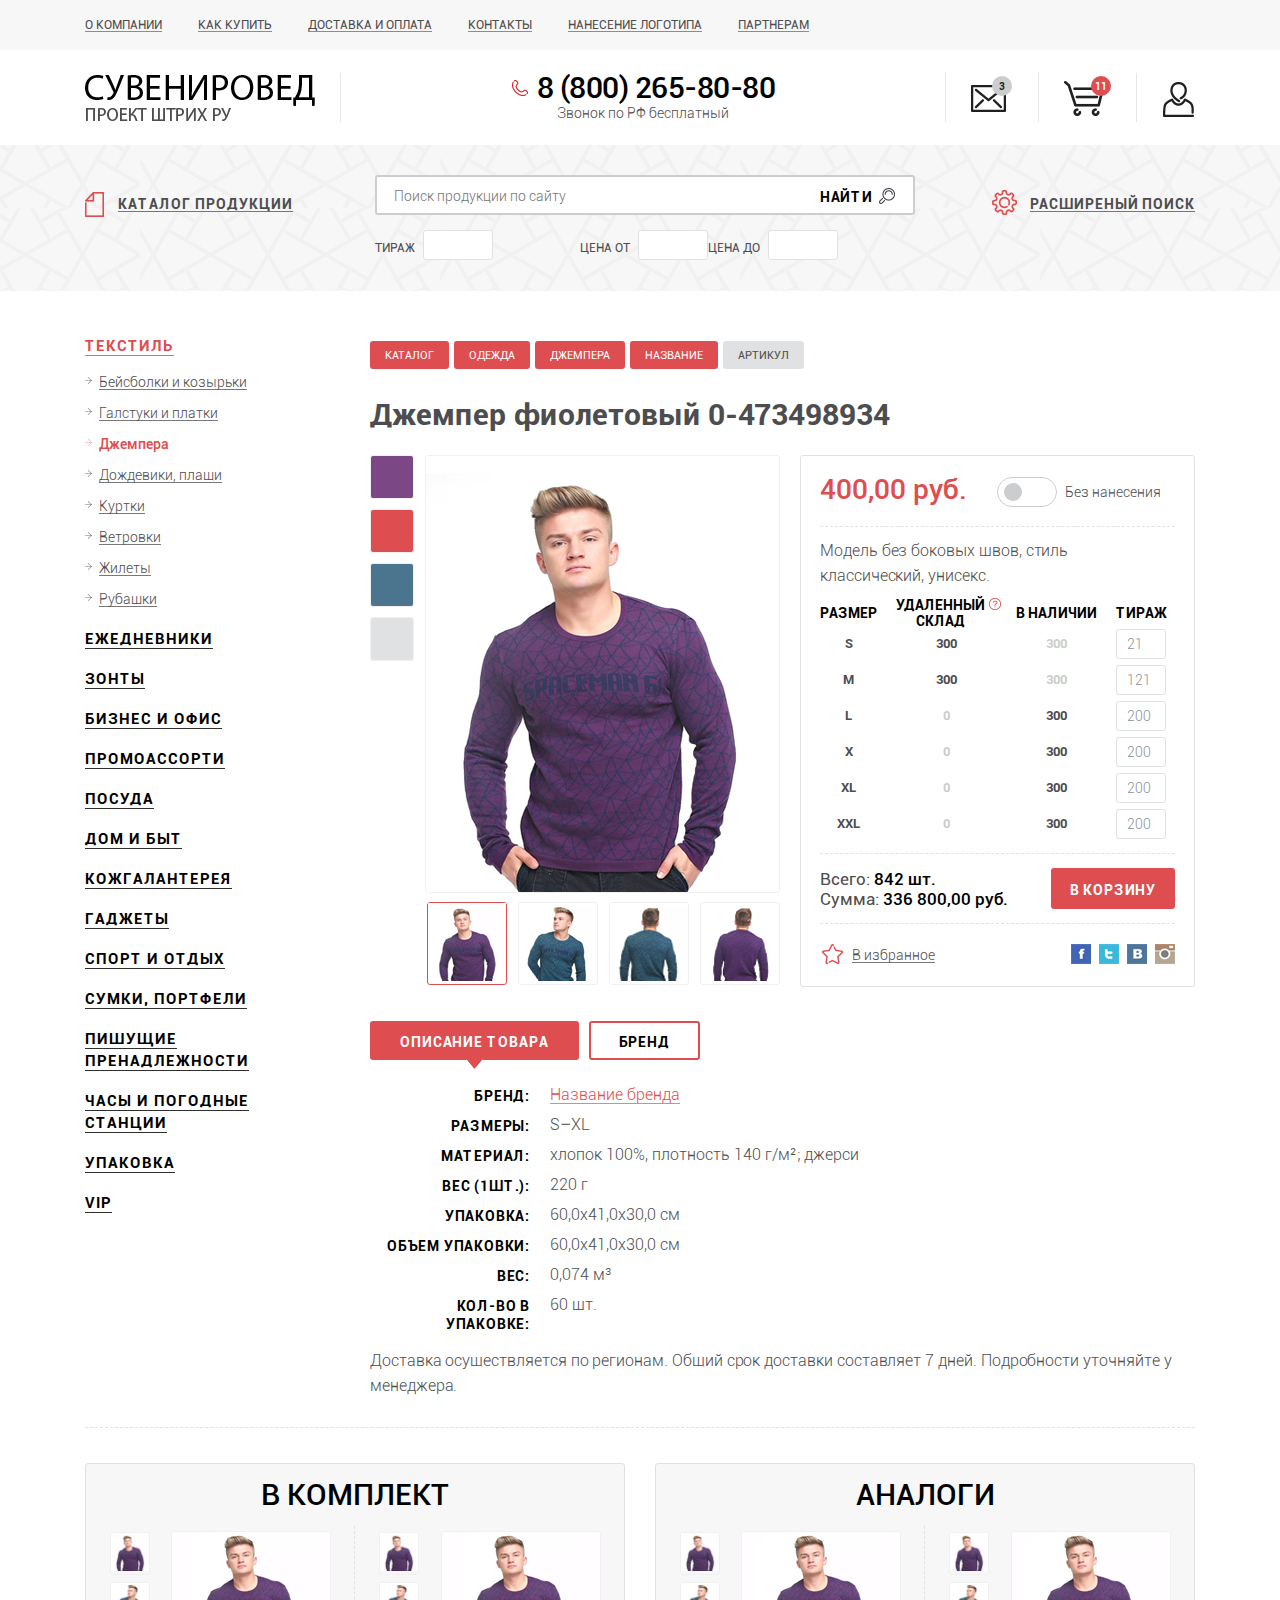
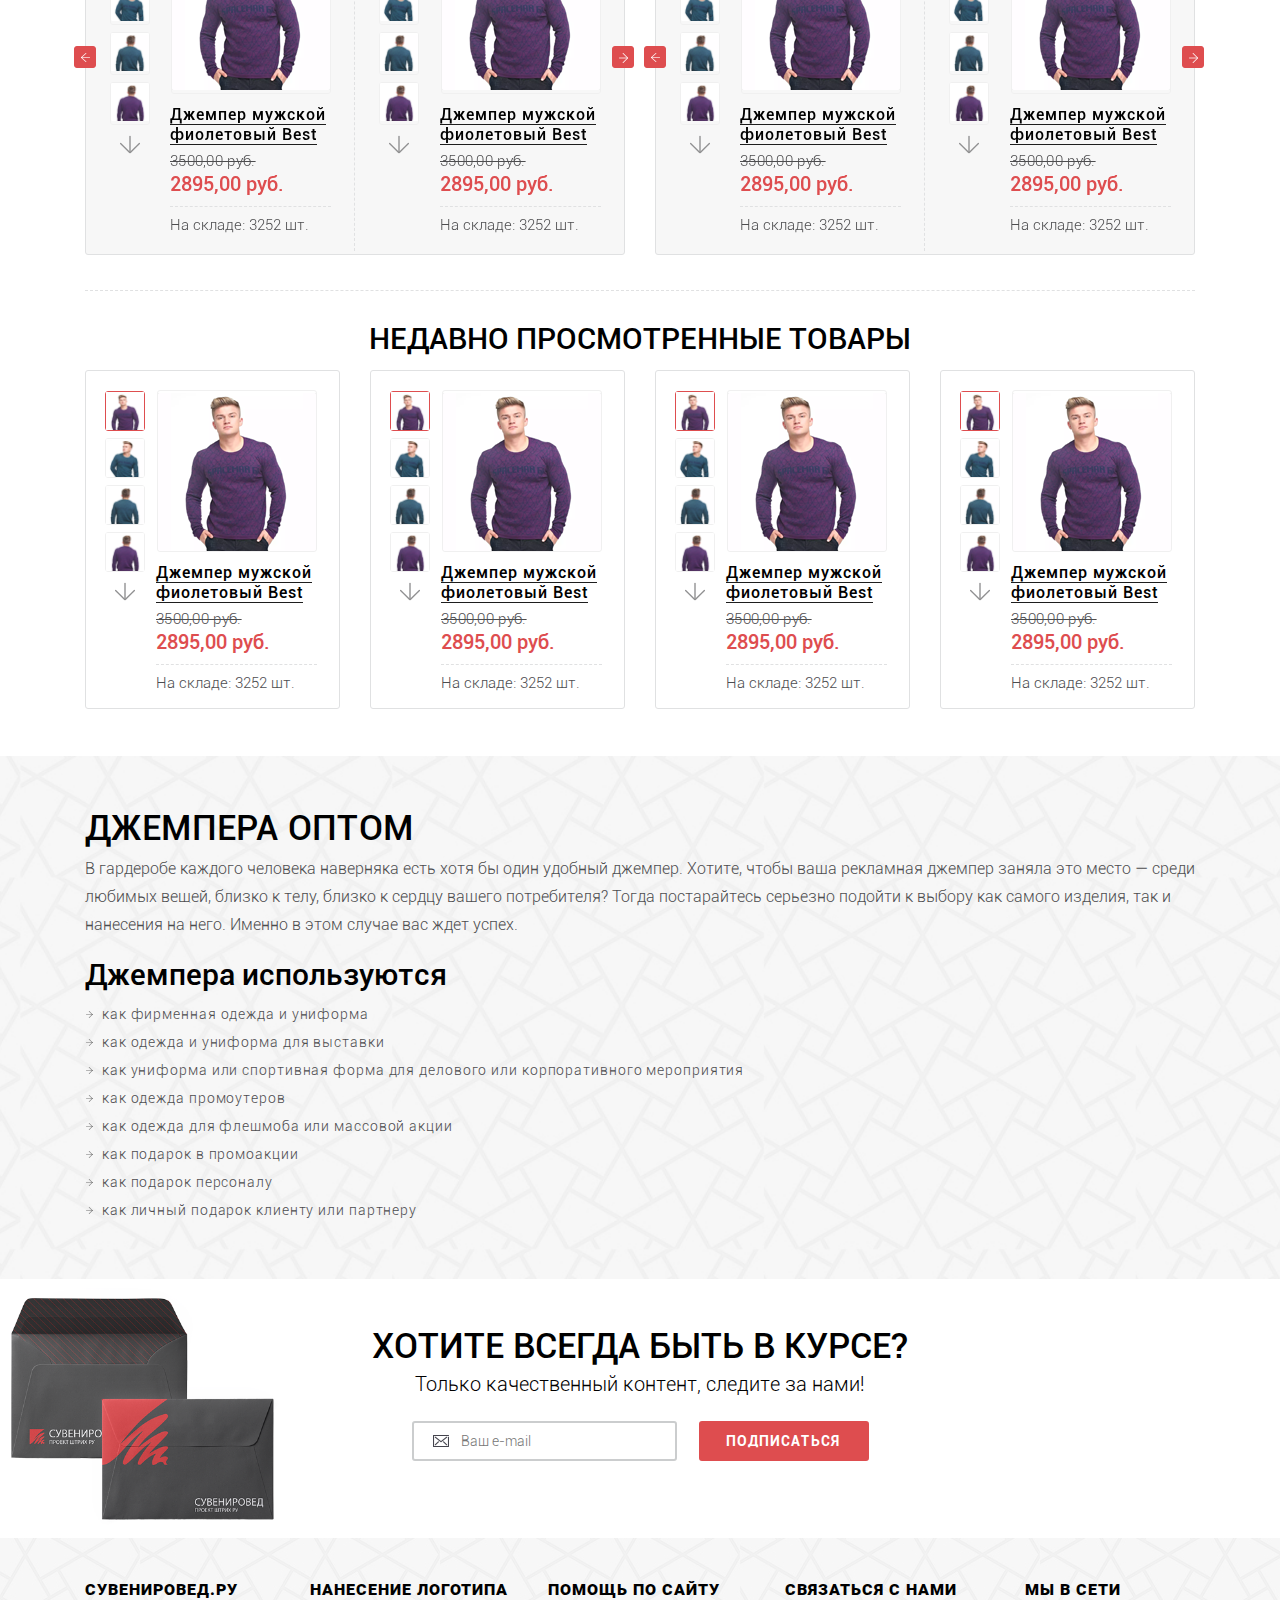
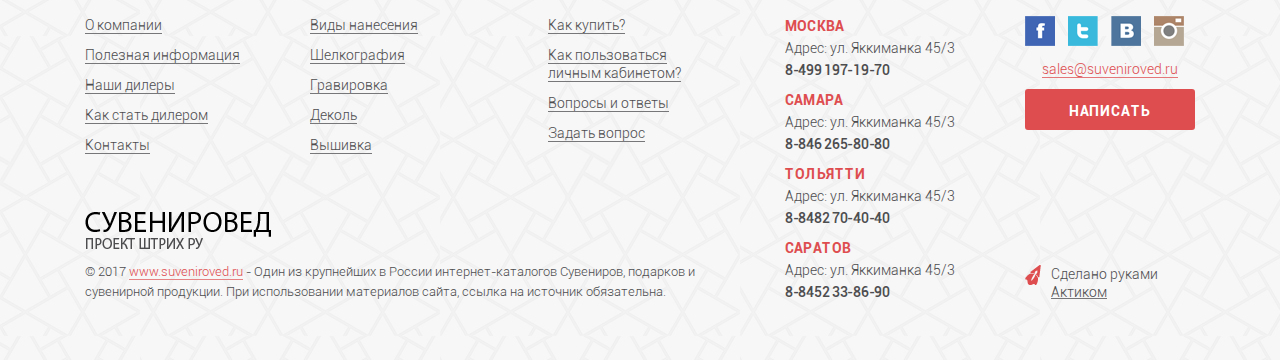
<file: card_object.html>
﻿<!DOCTYPE html>
<html>
<head>
    <title>Сувенировед.ру</title>
    <meta name="viewport" content="width=device-width, initial-scale=1">
    <meta name="format-detection" content="telephone=no"/>
    <meta name="theme-color" content="#de4d4f">
    <meta http-equiv="content-type" content="text/html; charset=utf-8"/>
    <meta name="robots" content="index, follow"/>
    <meta name="keywords" content="Сувенировед.ру"/>
    <meta name="description" content="Сувенировед.ру"/>
    <meta name="apple-mobile-web-app-capable" content="yes"/>
    <link rel="stylesheet" href="css/slick.css" type="text/css">
    <link rel="stylesheet" href="css/slick-theme.css" type="text/css">
    <link rel="stylesheet" href="css/SelectBoxIt.css" type="text/css">
    <link rel="stylesheet" href="css/colorbox.css" type="text/css">
    <link rel="stylesheet" href="css/style.css" type="text/css">
    <script type="text/javascript" src="js/jquery-3.2.1.min.js"></script>
    <script type="text/javascript" src="js/slick.min.js"></script>
    <script type="text/javascript" src="js/selectric.js"></script>
    <script type="text/javascript" src="js/jquery.maskedinput.js"></script>
    <script type="text/javascript" src="js/jquery.colorbox.js"></script>
    <script type="text/javascript" src="js/main.js"></script>
</head>
<body>
<div id="page">

    <header>
        <nav>
            <div class="container">
                <div class="hamburger js-nav-toggle">
                    <span></span>
                </div>
                <ul class="list-nav clearfix js-nav">
                    <li><a href="#">О компании</a></li>
                    <li><a href="#">Как купить</a></li>
                    <li><a href="#">Доставка и оплата</a></li>
                    <li><a href="#">Контакты</a></li>
                    <li><a href="#">Нанесение логотипа</a></li>
                    <li><a href="#">Партнерам</a></li>
                </ul>
            </div>
        </nav>
        <div class="header-bottom">
            <div class="container">
                <div class="logo">
                    <a href="#">
                        <img src="images/logo.png" alt=""/>
                    </a>
                </div>
                <div class="tel-block">
                    <a href="#" class="tel">8 (800) 265-80-80</a>
                    <span class="info">Звонок по РФ бесплатный</span>
                </div>
                <ul class="list-control clearfix">
                    <li class="mail">
                        <a href="#">
                            <span class="cout">3</span>
                        </a>
                    </li>
                    <li class="basket">
                        <a href="#">
                            <span class="cout">11</span>
                        </a>
                    </li>
                    <li class="user">
                        <a href="#"></a>
                    </li>
                </ul>
            </div>
        </div>
    </header>

    <section id="content" class="clearfix">

        <div class="section-search">
            <div class="container">
                <a href="#" class="catalog-btn">КАТАЛОГ ПРОДУКЦИИ</a>
                <div class="search">
                    <form>
                        <div class="search-input">
                            <input type="text" placeholder="Поиск продукции по сайту">
                            <button type="submit" class="sub">НАЙТИ</button>
                        </div>
                        <div class="line">
                            <div class="col">
                                <label>Тираж</label>
                                <input type="text">
                            </div>
                            <div class="col">
                                <label>Цена от</label>
                                <input type="text">
                            </div>
                            <div class="col">
                                <label>Цена до</label>
                                <input type="text">
                            </div>
                        </div>
                    </form>
                </div>
                <a href="#" class="dop-search-btn">РАСШИРЕНЫЙ ПОИСК</a>
            </div>
        </div>

        <div class="container">

            <div class="section-card">
                <div class="category-filter-list">
                    <div class="item">
                        <div class="item active">
                            <div class="tit active"><span>ТЕКСТИЛЬ</span></div>
                            <div class="item-content">
                                <ul class="list">
                                    <li><a href="#">Бейсболки и козырьки</a></li>
                                    <li><a href="#">Галстуки и платки</a></li>
                                    <li><a href="#" class="active">Джемпера</a></li>
                                    <li><a href="#">Дождевики, плащи</a></li>
                                    <li><a href="#">Куртки</a></li>
                                    <li><a href="#">Ветровки</a></li>
                                    <li><a href="#">Жилеты</a></li>
                                    <li><a href="#">Рубашки</a></li>
                                </ul>
                            </div>
                        </div>
                        <div class="item">
                            <div class="tit"><span>ЕЖедневники</span></div>
                            <div class="item-content">
                                <ul class="list">
                                    <li><a href="#">Бейсболки и козырьки</a></li>
                                    <li><a href="#">Галстуки и платки</a></li>
                                    <li><a href="#">Джемпера</a></li>
                                    <li><a href="#">Дождевики, плащи</a></li>
                                    <li><a href="#" class="active">Куртки</a></li>
                                    <li><a href="#">Ветровки</a></li>
                                    <li><a href="#">Жилеты</a></li>
                                    <li><a href="#">Рубашки</a></li>
                                </ul>
                            </div>
                        </div>
                        <div class="item">
                            <div class="tit"><span>зонты</span></div>
                            <div class="item-content">
                                <ul class="list">
                                    <li><a href="#">Бейсболки и козырьки</a></li>
                                    <li><a href="#" class="active">Галстуки и платки</a></li>
                                    <li><a href="#">Джемпера</a></li>
                                    <li><a href="#">Дождевики, плащи</a></li>
                                    <li><a href="#">Куртки</a></li>
                                    <li><a href="#">Ветровки</a></li>
                                    <li><a href="#">Жилеты</a></li>
                                    <li><a href="#">Рубашки</a></li>
                                </ul>
                            </div>
                        </div>
                        <div class="item">
                            <div class="tit"><span>бизнес и офис</span></div>
                            <div class="item-content">
                                <ul class="list">
                                    <li><a href="#">Бейсболки и козырьки</a></li>
                                    <li><a href="#">Галстуки и платки</a></li>
                                    <li><a href="#">Джемпера</a></li>
                                    <li><a href="#">Дождевики, плащи</a></li>
                                    <li><a href="#">Куртки</a></li>
                                    <li><a href="#">Ветровки</a></li>
                                    <li><a href="#" class="active">Жилеты</a></li>
                                    <li><a href="#">Рубашки</a></li>
                                </ul>
                            </div>
                        </div>
                        <div class="item">
                            <div class="tit"><span>промоассорти</span></div>
                            <div class="item-content">
                                <ul class="list">
                                    <li><a href="#">Бейсболки и козырьки</a></li>
                                    <li><a href="#">Галстуки и платки</a></li>
                                    <li><a href="#">Джемпера</a></li>
                                    <li><a href="#" class="active">Дождевики, плащи</a></li>
                                    <li><a href="#">Куртки</a></li>
                                    <li><a href="#">Ветровки</a></li>
                                    <li><a href="#">Жилеты</a></li>
                                    <li><a href="#">Рубашки</a></li>
                                </ul>
                            </div>
                        </div>
                        <div class="item">
                            <div class="tit"><span>ПОСУДА</span></div>
                            <div class="item-content">
                                <ul class="list">
                                    <li><a href="#" class="active">Бейсболки и козырьки</a></li>
                                    <li><a href="#">Галстуки и платки</a></li>
                                    <li><a href="#">Джемпера</a></li>
                                    <li><a href="#">Дождевики, плащи</a></li>
                                    <li><a href="#">Куртки</a></li>
                                    <li><a href="#">Ветровки</a></li>
                                    <li><a href="#">Жилеты</a></li>
                                    <li><a href="#">Рубашки</a></li>
                                </ul>
                            </div>
                        </div>
                        <div class="item">
                            <div class="tit"><span>дом и быт</span></div>
                            <div class="item-content">
                                <ul class="list">
                                    <li><a href="#">Бейсболки и козырьки</a></li>
                                    <li><a href="#">Галстуки и платки</a></li>
                                    <li><a href="#">Джемпера</a></li>
                                    <li><a href="#">Дождевики, плащи</a></li>
                                    <li><a href="#" class="active">Куртки</a></li>
                                    <li><a href="#">Ветровки</a></li>
                                    <li><a href="#">Жилеты</a></li>
                                    <li><a href="#">Рубашки</a></li>
                                </ul>
                            </div>
                        </div>
                        <div class="item">
                            <div class="tit"><span>кожгалантерея</span></div>
                            <div class="item-content">
                                <ul class="list">
                                    <li><a href="#">Бейсболки и козырьки</a></li>
                                    <li><a href="#">Галстуки и платки</a></li>
                                    <li><a href="#">Джемпера</a></li>
                                    <li><a href="#" class="active">Дождевики, плащи</a></li>
                                    <li><a href="#">Куртки</a></li>
                                    <li><a href="#">Ветровки</a></li>
                                    <li><a href="#">Жилеты</a></li>
                                    <li><a href="#">Рубашки</a></li>
                                </ul>
                            </div>
                        </div>
                        <div class="item">
                            <div class="tit"><span>ГАДЖЕТЫ</span></div>
                            <div class="item-content">
                                <ul class="list">
                                    <li><a href="#">Бейсболки и козырьки</a></li>
                                    <li><a href="#">Галстуки и платки</a></li>
                                    <li><a href="#">Джемпера</a></li>
                                    <li><a href="#">Дождевики, плащи</a></li>
                                    <li><a href="#">Куртки</a></li>
                                    <li><a href="#" class="active">Ветровки</a></li>
                                    <li><a href="#">Жилеты</a></li>
                                    <li><a href="#">Рубашки</a></li>
                                </ul>
                            </div>
                        </div>
                        <div class="item">
                            <div class="tit"><span>СПОРТ И ОТДЫХ</span></div>
                            <div class="item-content">
                                <ul class="list">
                                    <li><a href="#">Бейсболки и козырьки</a></li>
                                    <li><a href="#">Галстуки и платки</a></li>
                                    <li><a href="#" class="active">Джемпера</a></li>
                                    <li><a href="#">Дождевики, плащи</a></li>
                                    <li><a href="#">Куртки</a></li>
                                    <li><a href="#">Ветровки</a></li>
                                    <li><a href="#">Жилеты</a></li>
                                    <li><a href="#">Рубашки</a></li>
                                </ul>
                            </div>
                        </div>
                        <div class="item">
                            <div class="tit"><span>СУМКИ, ПОРТФЕЛИ</span></div>
                            <div class="item-content">
                                <ul class="list">
                                    <li><a href="#">Бейсболки и козырьки</a></li>
                                    <li><a href="#">Галстуки и платки</a></li>
                                    <li><a href="#">Джемпера</a></li>
                                    <li><a href="#">Дождевики, плащи</a></li>
                                    <li><a href="#">Куртки</a></li>
                                    <li><a href="#" class="active">Ветровки</a></li>
                                    <li><a href="#">Жилеты</a></li>
                                    <li><a href="#">Рубашки</a></li>
                                </ul>
                            </div>
                        </div>
                        <div class="item">
                            <div class="tit"><span>ПИШУЩИЕ<br/>
                                ПРЕНАДЛЕЖНОСТИ</span></div>
                            <div class="item-content">
                                <ul class="list">
                                    <li><a href="#">Бейсболки и козырьки</a></li>
                                    <li><a href="#">Галстуки и платки</a></li>
                                    <li><a href="#">Джемпера</a></li>
                                    <li><a href="#">Дождевики, плащи</a></li>
                                    <li><a href="#">Куртки</a></li>
                                    <li><a href="#">Ветровки</a></li>
                                    <li><a href="#" class="active">Жилеты</a></li>
                                    <li><a href="#">Рубашки</a></li>
                                </ul>
                            </div>
                        </div>
                        <div class="item">
                            <div class="tit"><span>часы и погодные<br/>
                                станции</span></div>
                            <div class="item-content">
                                <ul class="list">
                                    <li><a href="#">Бейсболки и козырьки</a></li>
                                    <li><a href="#" class="active">Галстуки и платки</a></li>
                                    <li><a href="#">Джемпера</a></li>
                                    <li><a href="#">Дождевики, плащи</a></li>
                                    <li><a href="#">Куртки</a></li>
                                    <li><a href="#">Ветровки</a></li>
                                    <li><a href="#">Жилеты</a></li>
                                    <li><a href="#">Рубашки</a></li>
                                </ul>
                            </div>
                        </div>
                        <div class="item">
                            <div class="tit"><span>УПАКОВКА</span></div>
                            <div class="item-content">
                                <ul class="list">
                                    <li><a href="#">Бейсболки и козырьки</a></li>
                                    <li><a href="#">Галстуки и платки</a></li>
                                    <li><a href="#">Джемпера</a></li>
                                    <li><a href="#">Дождевики, плащи</a></li>
                                    <li><a href="#">Куртки</a></li>
                                    <li><a href="#">Ветровки</a></li>
                                    <li><a href="#" class="active">Жилеты</a></li>
                                    <li><a href="#">Рубашки</a></li>
                                </ul>
                            </div>
                        </div>
                        <div class="item">
                            <div class="tit"><span>VIP</span></div>
                            <div class="item-content">
                                <ul class="list">
                                    <li><a href="#">Бейсболки и козырьки</a></li>
                                    <li><a href="#">Галстуки и платки</a></li>
                                    <li><a href="#" class="active">Джемпера</a></li>
                                    <li><a href="#">Дождевики, плащи</a></li>
                                    <li><a href="#">Куртки</a></li>
                                    <li><a href="#">Ветровки</a></li>
                                    <li><a href="#">Жилеты</a></li>
                                    <li><a href="#">Рубашки</a></li>
                                </ul>
                            </div>
                        </div>
                    </div>
                </div>
                <div class="product-card-wrap">
                    <ul class="head-list">
                        <li>
                            <a href="#">Каталог</a>
                        </li>
                        <li>
                            <a href="#">Одежда</a>
                        </li>
                        <li>
                            <a href="#">Джемпера</a>
                        </li>
                        <li>
                            <a href="#">название</a>
                        </li>
                        <li>
                            <a href="#" class="active">АРТИКУл</a>
                        </li>
                    </ul>
                    <h1>Джемпер фиолетовый <span>0-473498934</span></h1>
                    <div class="product-gallery">
                        <div class="gallery">
                            <ul class="color-list">
                                <li><a href="#" class="color_1"></a></li>
                                <li><a href="#" class="color_2"></a></li>
                                <li><a href="#" class="color_3"></a></li>
                                <li><a href="#" class="color_4"></a></li>
                            </ul>
                            <div class="slider slider-gallery-for">
                                <div>
                                    <div class="slide">
                                        <div class="image">
                                            <img src="images/slide-image.png" alt=""/>
                                        </div>
                                    </div>
                                </div>
                                <div>
                                    <div class="slide">
                                        <div class="image">
                                            <img src="images/slide-image.png" alt=""/>
                                        </div>
                                    </div>
                                </div>
                                <div>
                                    <div class="slide">
                                        <div class="image">
                                            <img src="images/slide-image.png" alt=""/>
                                        </div>
                                    </div>
                                </div>
                                <div>
                                    <div class="slide">
                                        <div class="image">
                                            <img src="images/slide-image.png" alt=""/>
                                        </div>
                                    </div>
                                </div>
                            </div>
                            <div class="slider slider-gallery-nav">
                                <div>
                                    <div class="slide-min">
                                        <div class="image">
                                            <img src="images/slide-min1.png" alt=""/>
                                        </div>
                                    </div>
                                </div>
                                <div>
                                    <div class="slide-min">
                                        <div class="image">
                                            <img src="images/slide-min2.png" alt=""/>
                                        </div>
                                    </div>
                                </div>
                                <div>
                                    <div class="slide-min">
                                        <div class="image">
                                            <img src="images/slide-min3.png" alt=""/>
                                        </div>
                                    </div>
                                </div>
                                <div>
                                    <div class="slide-min">
                                        <div class="image">
                                            <img src="images/slide-min4.png" alt=""/>
                                        </div>
                                    </div>
                                </div>
                            </div>
                        </div>
                        <div class="product-information">
                            <div class="head">
                                <div class="price">400,00 руб.</div>
                                <div class="radio-col">
                                    <input type="checkbox" class="checkbox" id="checkbox" />
                                    <label for="checkbox">Без нанесения</label>
                                </div>
                            </div>
                            <span class="info">Модель без боковых швов, стиль классический, унисекс.</span>
                            <div class="col-list">
                                <div class="col">
                                    <div class="tit"><span>Размер</span></div>
                                    <ul class="list">
                                        <li><a href="#">S</a></li>
                                        <li><a href="#">M</a></li>
                                        <li><a href="#">L</a></li>
                                        <li><a href="#">X</a></li>
                                        <li><a href="#">XL</a></li>
                                        <li><a href="#">XXL</a></li>
                                    </ul>
                                </div>
                                <div class="col">
                                    <div class="tit"><span>удаленный<br/>
                                        склад</span><i class="icon"></i></div>
                                    <ul class="list">
                                        <li><a href="#">300</a></li>
                                        <li><a href="#">300</a></li>
                                        <li><a href="#" class="none">0</a></li>
                                        <li><a href="#" class="none">0</a></li>
                                        <li><a href="#" class="none">0</a></li>
                                        <li><a href="#" class="none">0</a></li>
                                    </ul>
                                </div>
                                <div class="col">
                                    <div class="tit"><span>В наличии</span></div>
                                    <ul class="list">
                                        <li><a href="#" class="none">300</a></li>
                                        <li><a href="#" class="none">300</a></li>
                                        <li><a href="#">300</a></li>
                                        <li><a href="#">300</a></li>
                                        <li><a href="#">300</a></li>
                                        <li><a href="#">300</a></li>
                                    </ul>
                                </div>
                                <div class="col">
                                    <div class="tit"><span>Тираж</span></div>
                                    <ul class="list">
                                        <li>
                                            <input type="text" value="21"/>
                                        </li>
                                        <li>
                                            <input type="text" value="121"/>
                                        </li>
                                        <li>
                                            <input type="text" value="200"/>
                                        </li>
                                        <li>
                                            <input type="text" value="200"/>
                                        </li>
                                        <li>
                                            <input type="text" value="200"/>
                                        </li>
                                        <li>
                                            <input type="text" value="200"/>
                                        </li>
                                    </ul>
                                </div>
                            </div>
                            <div class="total-wrap">
                                <ul class="total-list">
                                    <li>Всего: <span>842 шт.</span></li>
                                    <li>Сумма: <span>336 800,00 руб.</span></li>
                                </ul>
                                <a href="#" class="buy-btn">В КОРЗИНУ</a>
                            </div>
                            <div class="bottom">
                                <a href="#" class="liked-btn">В избранное</a>
                                <ul class="soc-list">
                                    <li>
                                        <a href="#">
                                            <img src="images/icon-f1.png" alt=""/>
                                        </a>
                                    </li>
                                    <li>
                                        <a href="#">
                                            <img src="images/icon-t1.png" alt=""/>
                                        </a>
                                    </li>
                                    <li>
                                        <a href="#">
                                            <img src="images/icon-vk1.png" alt=""/>
                                        </a>
                                    </li>
                                    <li>
                                        <a href="#">
                                            <img src="images/icon-i1.png" alt=""/>
                                        </a>
                                    </li>
                                </ul>
                            </div>
                        </div>
                    </div>
                    <div class="tabs">

                        <ul class="tabs__caption">
                            <li class="active">Описание товара</li>
                            <li>Бренд</li>
                        </ul>

                        <div class="tabs__content active">
                            <div class="description-wrap">
                                <ul class="list-description">
                                    <li>
                                        <div class="tit">бренд:</div>
                                        <div class="val">
                                            <a href="#">Название бренда</a>
                                        </div>
                                    </li>
                                    <li>
                                        <div class="tit">размеры:</div>
                                        <div class="val">S–XL</div>
                                    </li>
                                    <li>
                                        <div class="tit">материал:</div>
                                        <div class="val">хлопок 100%, плотность 140 г/м²; джерси</div>
                                    </li>
                                    <li>
                                        <div class="tit">вес (1шт.):</div>
                                        <div class="val">220 г</div>
                                    </li>
                                    <li>
                                        <div class="tit">упаковка:</div>
                                        <div class="val">60,0x41,0x30,0 см</div>
                                    </li>
                                    <li>
                                        <div class="tit">объем упаковки:</div>
                                        <div class="val">60,0x41,0x30,0 см</div>
                                    </li>
                                    <li>
                                        <div class="tit">вес:</div>
                                        <div class="val">0,074 м³</div>
                                    </li>
                                    <li>
                                        <div class="tit">кол-во в упаковке:</div>
                                        <div class="val">60 шт.</div>
                                    </li>
                                </ul>
                                <span class="info">Доставка осуществляется по регионам. Общий срок доставки составляет 7 дней. Подробности уточняйте у менеджера.</span>
                            </div>
                        </div>

                        <div class="tabs__content">
                            <div class="description-wrap">
                                <ul class="list-description">
                                    <li>
                                        <div class="tit">бренд:</div>
                                        <div class="val">
                                            <a href="#">Название бренда</a>
                                        </div>
                                    </li>
                                    <li>
                                        <div class="tit">размеры:</div>
                                        <div class="val">S–XL</div>
                                    </li>
                                    <li>
                                        <div class="tit">материал:</div>
                                        <div class="val">хлопок 100%, плотность 140 г/м²; джерси</div>
                                    </li>
                                    <li>
                                        <div class="tit">вес (1шт.):</div>
                                        <div class="val">220 г</div>
                                    </li>
                                    <li>
                                        <div class="tit">упаковка:</div>
                                        <div class="val">60,0x41,0x30,0 см</div>
                                    </li>
                                    <li>
                                        <div class="tit">объем упаковки:</div>
                                        <div class="val">60,0x41,0x30,0 см</div>
                                    </li>
                                    <li>
                                        <div class="tit">вес:</div>
                                        <div class="val">0,074 м³</div>
                                    </li>
                                    <li>
                                        <div class="tit">кол-во в упаковке:</div>
                                        <div class="val">60 шт.</div>
                                    </li>
                                </ul>
                                <span class="info">Доставка осуществляется по регионам. Общий срок доставки составляет 7 дней. Подробности уточняйте у менеджера.</span>
                            </div>
                        </div>

                    </div>
                </div>
            </div>

            <div class="section-set clearfix">
                <div class="set-col">
                    <div class="tit">В комплект</div>
                    <div class="set-wrap">
                        <div class="slider slider-set">
                            <div>
                                <div class="item-wrap">
                                    <div class="item">
                                        <div class="slider slider-gallery-product-for slider-gallery-product-for-5">
                                            <div>
                                                <div class="slide">
                                                    <div class="image">
                                                        <img src="images/slide-image1.png" alt=""/>
                                                    </div>
                                                </div>
                                            </div>
                                            <div>
                                                <div class="slide">
                                                    <div class="image">
                                                        <img src="images/slide-image1.png" alt=""/>
                                                    </div>
                                                </div>
                                            </div>
                                            <div>
                                                <div class="slide">
                                                    <div class="image">
                                                        <img src="images/slide-image1.png" alt=""/>
                                                    </div>
                                                </div>
                                            </div>
                                            <div>
                                                <div class="slide">
                                                    <div class="image">
                                                        <img src="images/slide-image1.png" alt=""/>
                                                    </div>
                                                </div>
                                            </div>
                                            <div>
                                                <div class="slide">
                                                    <div class="image">
                                                        <img src="images/slide-image1.png" alt=""/>
                                                    </div>
                                                </div>
                                            </div>
                                        </div>
                                        <div class="slider slider-gallery-product-nav slider-gallery-product-nav-5">
                                            <div>
                                                <div class="slide-min">
                                                    <div class="image">
                                                        <img src="images/slide-min1.png" alt=""/>
                                                    </div>
                                                </div>
                                            </div>
                                            <div>
                                                <div class="slide-min">
                                                    <div class="image">
                                                        <img src="images/slide-min2.png" alt=""/>
                                                    </div>
                                                </div>
                                            </div>
                                            <div>
                                                <div class="slide-min">
                                                    <div class="image">
                                                        <img src="images/slide-min3.png" alt=""/>
                                                    </div>
                                                </div>
                                            </div>
                                            <div>
                                                <div class="slide-min">
                                                    <div class="image">
                                                        <img src="images/slide-min4.png" alt=""/>
                                                    </div>
                                                </div>
                                            </div>
                                            <div>
                                                <div class="slide-min">
                                                    <div class="image">
                                                        <img src="images/slide-min1.png" alt=""/>
                                                    </div>
                                                </div>
                                            </div>
                                        </div>
                                        <div class="text">
                                            <a href="#" class="title">Джемпер мужской<br/>
                                                фиолетовый Best</a>
                                            <span class="price-old">3500,00 руб.</span>
                                            <span class="price">2895,00 руб.</span>
                                            <div class="bottom">
                                                <span>На складе: 3252 шт.</span>
                                            </div>
                                        </div>
                                    </div>
                                </div>
                                <div class="item-wrap">
                                    <div class="item">
                                        <div class="slider slider-gallery-product-for slider-gallery-product-for-6">
                                            <div>
                                                <div class="slide">
                                                    <div class="image">
                                                        <img src="images/slide-image1.png" alt=""/>
                                                    </div>
                                                </div>
                                            </div>
                                            <div>
                                                <div class="slide">
                                                    <div class="image">
                                                        <img src="images/slide-image1.png" alt=""/>
                                                    </div>
                                                </div>
                                            </div>
                                            <div>
                                                <div class="slide">
                                                    <div class="image">
                                                        <img src="images/slide-image1.png" alt=""/>
                                                    </div>
                                                </div>
                                            </div>
                                            <div>
                                                <div class="slide">
                                                    <div class="image">
                                                        <img src="images/slide-image1.png" alt=""/>
                                                    </div>
                                                </div>
                                            </div>
                                            <div>
                                                <div class="slide">
                                                    <div class="image">
                                                        <img src="images/slide-image1.png" alt=""/>
                                                    </div>
                                                </div>
                                            </div>
                                        </div>
                                        <div class="slider slider-gallery-product-nav slider-gallery-product-nav-6">
                                            <div>
                                                <div class="slide-min">
                                                    <div class="image">
                                                        <img src="images/slide-min1.png" alt=""/>
                                                    </div>
                                                </div>
                                            </div>
                                            <div>
                                                <div class="slide-min">
                                                    <div class="image">
                                                        <img src="images/slide-min2.png" alt=""/>
                                                    </div>
                                                </div>
                                            </div>
                                            <div>
                                                <div class="slide-min">
                                                    <div class="image">
                                                        <img src="images/slide-min3.png" alt=""/>
                                                    </div>
                                                </div>
                                            </div>
                                            <div>
                                                <div class="slide-min">
                                                    <div class="image">
                                                        <img src="images/slide-min4.png" alt=""/>
                                                    </div>
                                                </div>
                                            </div>
                                            <div>
                                                <div class="slide-min">
                                                    <div class="image">
                                                        <img src="images/slide-min1.png" alt=""/>
                                                    </div>
                                                </div>
                                            </div>
                                        </div>
                                        <div class="text">
                                            <a href="#" class="title">Джемпер мужской<br/>
                                                фиолетовый Best</a>
                                            <span class="price-old">3500,00 руб.</span>
                                            <span class="price">2895,00 руб.</span>
                                            <div class="bottom">
                                                <span>На складе: 3252 шт.</span>
                                            </div>
                                        </div>
                                    </div>
                                </div>
                            </div>
                            <div>
                                <div class="item-wrap">
                                    <div class="item">
                                        <div class="slider slider-gallery-product-for slider-gallery-product-for-7">
                                            <div>
                                                <div class="slide">
                                                    <div class="image">
                                                        <img src="images/slide-image1.png" alt=""/>
                                                    </div>
                                                </div>
                                            </div>
                                            <div>
                                                <div class="slide">
                                                    <div class="image">
                                                        <img src="images/slide-image1.png" alt=""/>
                                                    </div>
                                                </div>
                                            </div>
                                            <div>
                                                <div class="slide">
                                                    <div class="image">
                                                        <img src="images/slide-image1.png" alt=""/>
                                                    </div>
                                                </div>
                                            </div>
                                            <div>
                                                <div class="slide">
                                                    <div class="image">
                                                        <img src="images/slide-image1.png" alt=""/>
                                                    </div>
                                                </div>
                                            </div>
                                            <div>
                                                <div class="slide">
                                                    <div class="image">
                                                        <img src="images/slide-image1.png" alt=""/>
                                                    </div>
                                                </div>
                                            </div>
                                        </div>
                                        <div class="slider slider-gallery-product-nav slider-gallery-product-nav-7">
                                            <div>
                                                <div class="slide-min">
                                                    <div class="image">
                                                        <img src="images/slide-min1.png" alt=""/>
                                                    </div>
                                                </div>
                                            </div>
                                            <div>
                                                <div class="slide-min">
                                                    <div class="image">
                                                        <img src="images/slide-min2.png" alt=""/>
                                                    </div>
                                                </div>
                                            </div>
                                            <div>
                                                <div class="slide-min">
                                                    <div class="image">
                                                        <img src="images/slide-min3.png" alt=""/>
                                                    </div>
                                                </div>
                                            </div>
                                            <div>
                                                <div class="slide-min">
                                                    <div class="image">
                                                        <img src="images/slide-min4.png" alt=""/>
                                                    </div>
                                                </div>
                                            </div>
                                            <div>
                                                <div class="slide-min">
                                                    <div class="image">
                                                        <img src="images/slide-min1.png" alt=""/>
                                                    </div>
                                                </div>
                                            </div>
                                        </div>
                                        <div class="text">
                                            <a href="#" class="title">Джемпер мужской<br/>
                                                фиолетовый Best</a>
                                            <span class="price-old">3500,00 руб.</span>
                                            <span class="price">2895,00 руб.</span>
                                            <div class="bottom">
                                                <span>На складе: 3252 шт.</span>
                                            </div>
                                        </div>
                                    </div>
                                </div>
                                <div class="item-wrap">
                                    <div class="item">
                                        <div class="slider slider-gallery-product-for slider-gallery-product-for-8">
                                            <div>
                                                <div class="slide">
                                                    <div class="image">
                                                        <img src="images/slide-image1.png" alt=""/>
                                                    </div>
                                                </div>
                                            </div>
                                            <div>
                                                <div class="slide">
                                                    <div class="image">
                                                        <img src="images/slide-image1.png" alt=""/>
                                                    </div>
                                                </div>
                                            </div>
                                            <div>
                                                <div class="slide">
                                                    <div class="image">
                                                        <img src="images/slide-image1.png" alt=""/>
                                                    </div>
                                                </div>
                                            </div>
                                            <div>
                                                <div class="slide">
                                                    <div class="image">
                                                        <img src="images/slide-image1.png" alt=""/>
                                                    </div>
                                                </div>
                                            </div>
                                            <div>
                                                <div class="slide">
                                                    <div class="image">
                                                        <img src="images/slide-image1.png" alt=""/>
                                                    </div>
                                                </div>
                                            </div>
                                        </div>
                                        <div class="slider slider-gallery-product-nav slider-gallery-product-nav-8">
                                            <div>
                                                <div class="slide-min">
                                                    <div class="image">
                                                        <img src="images/slide-min1.png" alt=""/>
                                                    </div>
                                                </div>
                                            </div>
                                            <div>
                                                <div class="slide-min">
                                                    <div class="image">
                                                        <img src="images/slide-min2.png" alt=""/>
                                                    </div>
                                                </div>
                                            </div>
                                            <div>
                                                <div class="slide-min">
                                                    <div class="image">
                                                        <img src="images/slide-min3.png" alt=""/>
                                                    </div>
                                                </div>
                                            </div>
                                            <div>
                                                <div class="slide-min">
                                                    <div class="image">
                                                        <img src="images/slide-min4.png" alt=""/>
                                                    </div>
                                                </div>
                                            </div>
                                            <div>
                                                <div class="slide-min">
                                                    <div class="image">
                                                        <img src="images/slide-min1.png" alt=""/>
                                                    </div>
                                                </div>
                                            </div>
                                        </div>
                                        <div class="text">
                                            <a href="#" class="title">Джемпер мужской<br/>
                                                фиолетовый Best</a>
                                            <span class="price-old">3500,00 руб.</span>
                                            <span class="price">2895,00 руб.</span>
                                            <div class="bottom">
                                                <span>На складе: 3252 шт.</span>
                                            </div>
                                        </div>
                                    </div>
                                </div>
                            </div>
                        </div>
                    </div>
                </div>
                <div class="set-col">
                    <div class="tit">АНАЛОГИ</div>
                    <div class="set-wrap">
                        <div class="slider slider-set">
                            <div>
                                <div class="item-wrap">
                                    <div class="item">
                                        <div class="slider slider-gallery-product-for slider-gallery-product-for-9">
                                            <div>
                                                <div class="slide">
                                                    <div class="image">
                                                        <img src="images/slide-image1.png" alt=""/>
                                                    </div>
                                                </div>
                                            </div>
                                            <div>
                                                <div class="slide">
                                                    <div class="image">
                                                        <img src="images/slide-image1.png" alt=""/>
                                                    </div>
                                                </div>
                                            </div>
                                            <div>
                                                <div class="slide">
                                                    <div class="image">
                                                        <img src="images/slide-image1.png" alt=""/>
                                                    </div>
                                                </div>
                                            </div>
                                            <div>
                                                <div class="slide">
                                                    <div class="image">
                                                        <img src="images/slide-image1.png" alt=""/>
                                                    </div>
                                                </div>
                                            </div>
                                            <div>
                                                <div class="slide">
                                                    <div class="image">
                                                        <img src="images/slide-image1.png" alt=""/>
                                                    </div>
                                                </div>
                                            </div>
                                        </div>
                                        <div class="slider slider-gallery-product-nav slider-gallery-product-nav-9">
                                            <div>
                                                <div class="slide-min">
                                                    <div class="image">
                                                        <img src="images/slide-min1.png" alt=""/>
                                                    </div>
                                                </div>
                                            </div>
                                            <div>
                                                <div class="slide-min">
                                                    <div class="image">
                                                        <img src="images/slide-min2.png" alt=""/>
                                                    </div>
                                                </div>
                                            </div>
                                            <div>
                                                <div class="slide-min">
                                                    <div class="image">
                                                        <img src="images/slide-min3.png" alt=""/>
                                                    </div>
                                                </div>
                                            </div>
                                            <div>
                                                <div class="slide-min">
                                                    <div class="image">
                                                        <img src="images/slide-min4.png" alt=""/>
                                                    </div>
                                                </div>
                                            </div>
                                            <div>
                                                <div class="slide-min">
                                                    <div class="image">
                                                        <img src="images/slide-min1.png" alt=""/>
                                                    </div>
                                                </div>
                                            </div>
                                        </div>
                                        <div class="text">
                                            <a href="#" class="title">Джемпер мужской<br/>
                                                фиолетовый Best</a>
                                            <span class="price-old">3500,00 руб.</span>
                                            <span class="price">2895,00 руб.</span>
                                            <div class="bottom">
                                                <span>На складе: 3252 шт.</span>
                                            </div>
                                        </div>
                                    </div>
                                </div>
                                <div class="item-wrap">
                                    <div class="item">
                                        <div class="slider slider-gallery-product-for slider-gallery-product-for-10">
                                            <div>
                                                <div class="slide">
                                                    <div class="image">
                                                        <img src="images/slide-image1.png" alt=""/>
                                                    </div>
                                                </div>
                                            </div>
                                            <div>
                                                <div class="slide">
                                                    <div class="image">
                                                        <img src="images/slide-image1.png" alt=""/>
                                                    </div>
                                                </div>
                                            </div>
                                            <div>
                                                <div class="slide">
                                                    <div class="image">
                                                        <img src="images/slide-image1.png" alt=""/>
                                                    </div>
                                                </div>
                                            </div>
                                            <div>
                                                <div class="slide">
                                                    <div class="image">
                                                        <img src="images/slide-image1.png" alt=""/>
                                                    </div>
                                                </div>
                                            </div>
                                            <div>
                                                <div class="slide">
                                                    <div class="image">
                                                        <img src="images/slide-image1.png" alt=""/>
                                                    </div>
                                                </div>
                                            </div>
                                        </div>
                                        <div class="slider slider-gallery-product-nav slider-gallery-product-nav-10">
                                            <div>
                                                <div class="slide-min">
                                                    <div class="image">
                                                        <img src="images/slide-min1.png" alt=""/>
                                                    </div>
                                                </div>
                                            </div>
                                            <div>
                                                <div class="slide-min">
                                                    <div class="image">
                                                        <img src="images/slide-min2.png" alt=""/>
                                                    </div>
                                                </div>
                                            </div>
                                            <div>
                                                <div class="slide-min">
                                                    <div class="image">
                                                        <img src="images/slide-min3.png" alt=""/>
                                                    </div>
                                                </div>
                                            </div>
                                            <div>
                                                <div class="slide-min">
                                                    <div class="image">
                                                        <img src="images/slide-min4.png" alt=""/>
                                                    </div>
                                                </div>
                                            </div>
                                            <div>
                                                <div class="slide-min">
                                                    <div class="image">
                                                        <img src="images/slide-min1.png" alt=""/>
                                                    </div>
                                                </div>
                                            </div>
                                        </div>
                                        <div class="text">
                                            <a href="#" class="title">Джемпер мужской<br/>
                                                фиолетовый Best</a>
                                            <span class="price-old">3500,00 руб.</span>
                                            <span class="price">2895,00 руб.</span>
                                            <div class="bottom">
                                                <span>На складе: 3252 шт.</span>
                                            </div>
                                        </div>
                                    </div>
                                </div>
                            </div>
                            <div>
                                <div class="item-wrap">
                                    <div class="item">
                                        <div class="slider slider-gallery-product-for slider-gallery-product-for-11">
                                            <div>
                                                <div class="slide">
                                                    <div class="image">
                                                        <img src="images/slide-image1.png" alt=""/>
                                                    </div>
                                                </div>
                                            </div>
                                            <div>
                                                <div class="slide">
                                                    <div class="image">
                                                        <img src="images/slide-image1.png" alt=""/>
                                                    </div>
                                                </div>
                                            </div>
                                            <div>
                                                <div class="slide">
                                                    <div class="image">
                                                        <img src="images/slide-image1.png" alt=""/>
                                                    </div>
                                                </div>
                                            </div>
                                            <div>
                                                <div class="slide">
                                                    <div class="image">
                                                        <img src="images/slide-image1.png" alt=""/>
                                                    </div>
                                                </div>
                                            </div>
                                            <div>
                                                <div class="slide">
                                                    <div class="image">
                                                        <img src="images/slide-image1.png" alt=""/>
                                                    </div>
                                                </div>
                                            </div>
                                        </div>
                                        <div class="slider slider-gallery-product-nav slider-gallery-product-nav-11">
                                            <div>
                                                <div class="slide-min">
                                                    <div class="image">
                                                        <img src="images/slide-min1.png" alt=""/>
                                                    </div>
                                                </div>
                                            </div>
                                            <div>
                                                <div class="slide-min">
                                                    <div class="image">
                                                        <img src="images/slide-min2.png" alt=""/>
                                                    </div>
                                                </div>
                                            </div>
                                            <div>
                                                <div class="slide-min">
                                                    <div class="image">
                                                        <img src="images/slide-min3.png" alt=""/>
                                                    </div>
                                                </div>
                                            </div>
                                            <div>
                                                <div class="slide-min">
                                                    <div class="image">
                                                        <img src="images/slide-min4.png" alt=""/>
                                                    </div>
                                                </div>
                                            </div>
                                            <div>
                                                <div class="slide-min">
                                                    <div class="image">
                                                        <img src="images/slide-min1.png" alt=""/>
                                                    </div>
                                                </div>
                                            </div>
                                        </div>
                                        <div class="text">
                                            <a href="#" class="title">Джемпер мужской<br/>
                                                фиолетовый Best</a>
                                            <span class="price-old">3500,00 руб.</span>
                                            <span class="price">2895,00 руб.</span>
                                            <div class="bottom">
                                                <span>На складе: 3252 шт.</span>
                                            </div>
                                        </div>
                                    </div>
                                </div>
                                <div class="item-wrap">
                                    <div class="item">
                                        <div class="slider slider-gallery-product-for slider-gallery-product-for-12">
                                            <div>
                                                <div class="slide">
                                                    <div class="image">
                                                        <img src="images/slide-image1.png" alt=""/>
                                                    </div>
                                                </div>
                                            </div>
                                            <div>
                                                <div class="slide">
                                                    <div class="image">
                                                        <img src="images/slide-image1.png" alt=""/>
                                                    </div>
                                                </div>
                                            </div>
                                            <div>
                                                <div class="slide">
                                                    <div class="image">
                                                        <img src="images/slide-image1.png" alt=""/>
                                                    </div>
                                                </div>
                                            </div>
                                            <div>
                                                <div class="slide">
                                                    <div class="image">
                                                        <img src="images/slide-image1.png" alt=""/>
                                                    </div>
                                                </div>
                                            </div>
                                            <div>
                                                <div class="slide">
                                                    <div class="image">
                                                        <img src="images/slide-image1.png" alt=""/>
                                                    </div>
                                                </div>
                                            </div>
                                        </div>
                                        <div class="slider slider-gallery-product-nav slider-gallery-product-nav-12">
                                            <div>
                                                <div class="slide-min">
                                                    <div class="image">
                                                        <img src="images/slide-min1.png" alt=""/>
                                                    </div>
                                                </div>
                                            </div>
                                            <div>
                                                <div class="slide-min">
                                                    <div class="image">
                                                        <img src="images/slide-min2.png" alt=""/>
                                                    </div>
                                                </div>
                                            </div>
                                            <div>
                                                <div class="slide-min">
                                                    <div class="image">
                                                        <img src="images/slide-min3.png" alt=""/>
                                                    </div>
                                                </div>
                                            </div>
                                            <div>
                                                <div class="slide-min">
                                                    <div class="image">
                                                        <img src="images/slide-min4.png" alt=""/>
                                                    </div>
                                                </div>
                                            </div>
                                            <div>
                                                <div class="slide-min">
                                                    <div class="image">
                                                        <img src="images/slide-min1.png" alt=""/>
                                                    </div>
                                                </div>
                                            </div>
                                        </div>
                                        <div class="text">
                                            <a href="#" class="title">Джемпер мужской<br/>
                                                фиолетовый Best</a>
                                            <span class="price-old">3500,00 руб.</span>
                                            <span class="price">2895,00 руб.</span>
                                            <div class="bottom">
                                                <span>На складе: 3252 шт.</span>
                                            </div>
                                        </div>
                                    </div>
                                </div>
                            </div>
                        </div>
                    </div>
                </div>
            </div>

            <div class="section-watched">
                <h2>Недавно просмотренные товары</h2>
                <div class="watched-wrap">
                    <div class="item">
                        <div class="slider slider-gallery-product-for slider-gallery-product-for-1">
                            <div>
                                <div class="slide">
                                    <div class="image">
                                        <img src="images/slide-image1.png" alt=""/>
                                    </div>
                                </div>
                            </div>
                            <div>
                                <div class="slide">
                                    <div class="image">
                                        <img src="images/slide-image1.png" alt=""/>
                                    </div>
                                </div>
                            </div>
                            <div>
                                <div class="slide">
                                    <div class="image">
                                        <img src="images/slide-image1.png" alt=""/>
                                    </div>
                                </div>
                            </div>
                            <div>
                                <div class="slide">
                                    <div class="image">
                                        <img src="images/slide-image1.png" alt=""/>
                                    </div>
                                </div>
                            </div>
                            <div>
                                <div class="slide">
                                    <div class="image">
                                        <img src="images/slide-image1.png" alt=""/>
                                    </div>
                                </div>
                            </div>
                        </div>
                        <div class="slider slider-gallery-product-nav slider-gallery-product-nav-1">
                            <div>
                                <div class="slide-min">
                                    <div class="image">
                                        <img src="images/slide-min1.png" alt=""/>
                                    </div>
                                </div>
                            </div>
                            <div>
                                <div class="slide-min">
                                    <div class="image">
                                        <img src="images/slide-min2.png" alt=""/>
                                    </div>
                                </div>
                            </div>
                            <div>
                                <div class="slide-min">
                                    <div class="image">
                                        <img src="images/slide-min3.png" alt=""/>
                                    </div>
                                </div>
                            </div>
                            <div>
                                <div class="slide-min">
                                    <div class="image">
                                        <img src="images/slide-min4.png" alt=""/>
                                    </div>
                                </div>
                            </div>
                            <div>
                                <div class="slide-min">
                                    <div class="image">
                                        <img src="images/slide-min1.png" alt=""/>
                                    </div>
                                </div>
                            </div>
                        </div>
                        <div class="text">
                            <a href="#" class="title">Джемпер мужской<br/>
                                фиолетовый Best</a>
                            <span class="price-old">3500,00 руб.</span>
                            <span class="price">2895,00 руб.</span>
                            <div class="bottom">
                                <span>На складе: 3252 шт.</span>
                            </div>
                        </div>
                    </div>
                    <div class="item">
                        <div class="slider slider-gallery-product-for slider-gallery-product-for-2">
                            <div>
                                <div class="slide">
                                    <div class="image">
                                        <img src="images/slide-image1.png" alt=""/>
                                    </div>
                                </div>
                            </div>
                            <div>
                                <div class="slide">
                                    <div class="image">
                                        <img src="images/slide-image1.png" alt=""/>
                                    </div>
                                </div>
                            </div>
                            <div>
                                <div class="slide">
                                    <div class="image">
                                        <img src="images/slide-image1.png" alt=""/>
                                    </div>
                                </div>
                            </div>
                            <div>
                                <div class="slide">
                                    <div class="image">
                                        <img src="images/slide-image1.png" alt=""/>
                                    </div>
                                </div>
                            </div>
                            <div>
                                <div class="slide">
                                    <div class="image">
                                        <img src="images/slide-image1.png" alt=""/>
                                    </div>
                                </div>
                            </div>
                        </div>
                        <div class="slider slider-gallery-product-nav slider-gallery-product-nav-2">
                            <div>
                                <div class="slide-min">
                                    <div class="image">
                                        <img src="images/slide-min1.png" alt=""/>
                                    </div>
                                </div>
                            </div>
                            <div>
                                <div class="slide-min">
                                    <div class="image">
                                        <img src="images/slide-min2.png" alt=""/>
                                    </div>
                                </div>
                            </div>
                            <div>
                                <div class="slide-min">
                                    <div class="image">
                                        <img src="images/slide-min3.png" alt=""/>
                                    </div>
                                </div>
                            </div>
                            <div>
                                <div class="slide-min">
                                    <div class="image">
                                        <img src="images/slide-min4.png" alt=""/>
                                    </div>
                                </div>
                            </div>
                            <div>
                                <div class="slide-min">
                                    <div class="image">
                                        <img src="images/slide-min1.png" alt=""/>
                                    </div>
                                </div>
                            </div>
                        </div>
                        <div class="text">
                            <a href="#" class="title">Джемпер мужской<br/>
                                фиолетовый Best</a>
                            <span class="price-old">3500,00 руб.</span>
                            <span class="price">2895,00 руб.</span>
                            <div class="bottom">
                                <span>На складе: 3252 шт.</span>
                            </div>
                        </div>
                    </div>
                    <div class="item">
                        <div class="slider slider-gallery-product-for slider-gallery-product-for-3">
                            <div>
                                <div class="slide">
                                    <div class="image">
                                        <img src="images/slide-image1.png" alt=""/>
                                    </div>
                                </div>
                            </div>
                            <div>
                                <div class="slide">
                                    <div class="image">
                                        <img src="images/slide-image1.png" alt=""/>
                                    </div>
                                </div>
                            </div>
                            <div>
                                <div class="slide">
                                    <div class="image">
                                        <img src="images/slide-image1.png" alt=""/>
                                    </div>
                                </div>
                            </div>
                            <div>
                                <div class="slide">
                                    <div class="image">
                                        <img src="images/slide-image1.png" alt=""/>
                                    </div>
                                </div>
                            </div>
                            <div>
                                <div class="slide">
                                    <div class="image">
                                        <img src="images/slide-image1.png" alt=""/>
                                    </div>
                                </div>
                            </div>
                        </div>
                        <div class="slider slider-gallery-product-nav slider-gallery-product-nav-3">
                            <div>
                                <div class="slide-min">
                                    <div class="image">
                                        <img src="images/slide-min1.png" alt=""/>
                                    </div>
                                </div>
                            </div>
                            <div>
                                <div class="slide-min">
                                    <div class="image">
                                        <img src="images/slide-min2.png" alt=""/>
                                    </div>
                                </div>
                            </div>
                            <div>
                                <div class="slide-min">
                                    <div class="image">
                                        <img src="images/slide-min3.png" alt=""/>
                                    </div>
                                </div>
                            </div>
                            <div>
                                <div class="slide-min">
                                    <div class="image">
                                        <img src="images/slide-min4.png" alt=""/>
                                    </div>
                                </div>
                            </div>
                            <div>
                                <div class="slide-min">
                                    <div class="image">
                                        <img src="images/slide-min1.png" alt=""/>
                                    </div>
                                </div>
                            </div>
                        </div>
                        <div class="text">
                            <a href="#" class="title">Джемпер мужской<br/>
                                фиолетовый Best</a>
                            <span class="price-old">3500,00 руб.</span>
                            <span class="price">2895,00 руб.</span>
                            <div class="bottom">
                                <span>На складе: 3252 шт.</span>
                            </div>
                        </div>
                    </div>
                    <div class="item">
                        <div class="slider slider-gallery-product-for slider-gallery-product-for-4">
                            <div>
                                <div class="slide">
                                    <div class="image">
                                        <img src="images/slide-image1.png" alt=""/>
                                    </div>
                                </div>
                            </div>
                            <div>
                                <div class="slide">
                                    <div class="image">
                                        <img src="images/slide-image1.png" alt=""/>
                                    </div>
                                </div>
                            </div>
                            <div>
                                <div class="slide">
                                    <div class="image">
                                        <img src="images/slide-image1.png" alt=""/>
                                    </div>
                                </div>
                            </div>
                            <div>
                                <div class="slide">
                                    <div class="image">
                                        <img src="images/slide-image1.png" alt=""/>
                                    </div>
                                </div>
                            </div>
                            <div>
                                <div class="slide">
                                    <div class="image">
                                        <img src="images/slide-image1.png" alt=""/>
                                    </div>
                                </div>
                            </div>
                        </div>
                        <div class="slider slider-gallery-product-nav slider-gallery-product-nav-4">
                            <div>
                                <div class="slide-min">
                                    <div class="image">
                                        <img src="images/slide-min1.png" alt=""/>
                                    </div>
                                </div>
                            </div>
                            <div>
                                <div class="slide-min">
                                    <div class="image">
                                        <img src="images/slide-min2.png" alt=""/>
                                    </div>
                                </div>
                            </div>
                            <div>
                                <div class="slide-min">
                                    <div class="image">
                                        <img src="images/slide-min3.png" alt=""/>
                                    </div>
                                </div>
                            </div>
                            <div>
                                <div class="slide-min">
                                    <div class="image">
                                        <img src="images/slide-min4.png" alt=""/>
                                    </div>
                                </div>
                            </div>
                            <div>
                                <div class="slide-min">
                                    <div class="image">
                                        <img src="images/slide-min1.png" alt=""/>
                                    </div>
                                </div>
                            </div>
                        </div>
                        <div class="text">
                            <a href="#" class="title">Джемпер мужской<br/>
                                фиолетовый Best</a>
                            <span class="price-old">3500,00 руб.</span>
                            <span class="price">2895,00 руб.</span>
                            <div class="bottom">
                                <span>На складе: 3252 шт.</span>
                            </div>
                        </div>
                    </div>
                </div>
            </div>
        </div>

        <div class="section-seo-product">
            <div class="container">
                <h2>ДЖЕМПЕРА ОПТОМ</h2>
                <p>В гардеробе каждого человека наверняка есть хотя бы один удобный джемпер. Хотите, чтобы ваша рекламная джемпер заняла это место — среди любимых вещей, близко к телу, близко к сердцу вашего потребителя? Тогда постарайтесь серьезно подойти к выбору как самого изделия, так и нанесения на него. Именно в этом случае вас ждет успех. </p>
                <h3>Джемпера используются</h3>
                <ul class="list">
                    <li>как фирменная одежда и униформа</li>
                    <li>как одежда и униформа для выставки</li>
                    <li>как униформа или спортивная форма для делового или корпоративного мероприятия</li>
                    <li>как одежда промоутеров</li>
                    <li>как одежда для флешмоба или массовой акции</li>
                    <li>как подарок в промоакции</li>
                    <li>как подарок персоналу</li>
                    <li>как личный подарок клиенту или партнеру</li>
                </ul>
            </div>
        </div>

        <div class="section-subscribe bg-none">
            <div class="container">
                <div class="subscribe-wrap">
                    <h3>хотите всегда быть в курсе?</h3>
                    <span class="info">Только качественный контент, следите за нами!</span>
                    <form>
                        <input type="text" placeholder="Ваш e-mail">
                        <button type="submit" class="sub">ПОДПИСАТЬСЯ</button>
                    </form>
                </div>
            </div>
        </div>

    </section>


    <footer>
        <div class="container">
            <div class="footer-left">
                <div class="list-nav">
                    <div class="col">
                        <div class="tit">Сувенировед.ру</div>
                        <ul class="list">
                            <li><a href="#">О компании</a></li>
                            <li><a href="#">Полезная информация</a></li>
                            <li><a href="#">Наши дилеры</a></li>
                            <li><a href="#">Как стать дилером</a></li>
                            <li><a href="#">Контакты</a></li>
                        </ul>
                    </div>
                    <div class="col">
                        <div class="tit">нанесение логотипа</div>
                        <ul class="list">
                            <li><a href="#">Виды нанесения</a></li>
                            <li><a href="#">Шелкография</a></li>
                            <li><a href="#">Гравировка</a></li>
                            <li><a href="#">Деколь</a></li>
                            <li><a href="#">Вышивка</a></li>
                        </ul>
                    </div>
                    <div class="col">
                        <div class="tit">помощь по сайту</div>
                        <ul class="list">
                            <li><a href="#">Как купить?</a></li>
                            <li><a href="#">Как пользоваться
                                            личным кабинетом?</a></li>
                            <li><a href="#">Вопросы и ответы</a></li>
                            <li><a href="#">Задать вопрос</a></li>
                        </ul>
                    </div>
                </div>
            </div>
            <div class="contact">
                <div class="tit">Связаться с нами</div>
                <ul class="list-contact">
                    <li>
                        <div class="city">МОСКВА</div>
                        <p>Адрес: ул. Яккиманка 45/3</p>
                        <span class="tel">8-499 197-19-70</span>
                    </li>
                    <li>
                        <div class="city">САМАРА</div>
                        <p>Адрес: ул. Яккиманка 45/3</p>
                        <span class="tel">8-846 265-80-80</span>
                    </li>
                    <li>
                        <div class="city">ТОЛЬЯТТИ</div>
                        <p>Адрес: ул. Яккиманка 45/3</p>
                        <span class="tel">8-8482 70-40-40</span>
                    </li>
                    <li>
                        <div class="city">САРАТОВ</div>
                        <p>Адрес: ул. Яккиманка 45/3</p>
                        <span class="tel">8-8452 33-86-90</span>
                    </li>
                </ul>
            </div>
            <div class="soc-col">
                <div class="tit">МЫ В СЕТИ</div>
                <ul class="soc-list clearfix">
                    <li>
                        <a href="#">
                            <img src="images/icon-f.png" alt=""/>
                        </a>
                    </li>
                    <li>
                        <a href="#">
                            <img src="images/icon-t.png" alt=""/>
                        </a>
                    </li>
                    <li>
                        <a href="#">
                            <img src="images/icon-vk.png" alt=""/>
                        </a>
                    </li>
                    <li>
                        <a href="#">
                            <img src="images/icon-i.png" alt=""/>
                        </a>
                    </li>
                </ul>
                <div class="mail">
                    <a href="#">sales@suveniroved.ru</a>
                </div>
                <a href="#" class="write-btn">НАПИСАТЬ</a>
            </div>
        </div>
        <div class="container">
            <div class="footer__info">
                <div class="logo">
                    <a href="#">
                        <img src="images/logo2.png" alt=""/>
                    </a>
                </div>
                <div class="copyright">© 2017 <a href="#">www.suveniroved.ru</a> - Один из крупнейших в России интернет-каталогов Сувениров, подарков
                                       и сувенирной продукции. При использовании материалов сайта, ссылка на источник обязательна.</div>
                <div class="dev">Сделано руками<br/>
                    <a href="#">Актиком</a> </div>
            </div>
        </div>
    </footer>
</div>
</body>
</html>
</file>
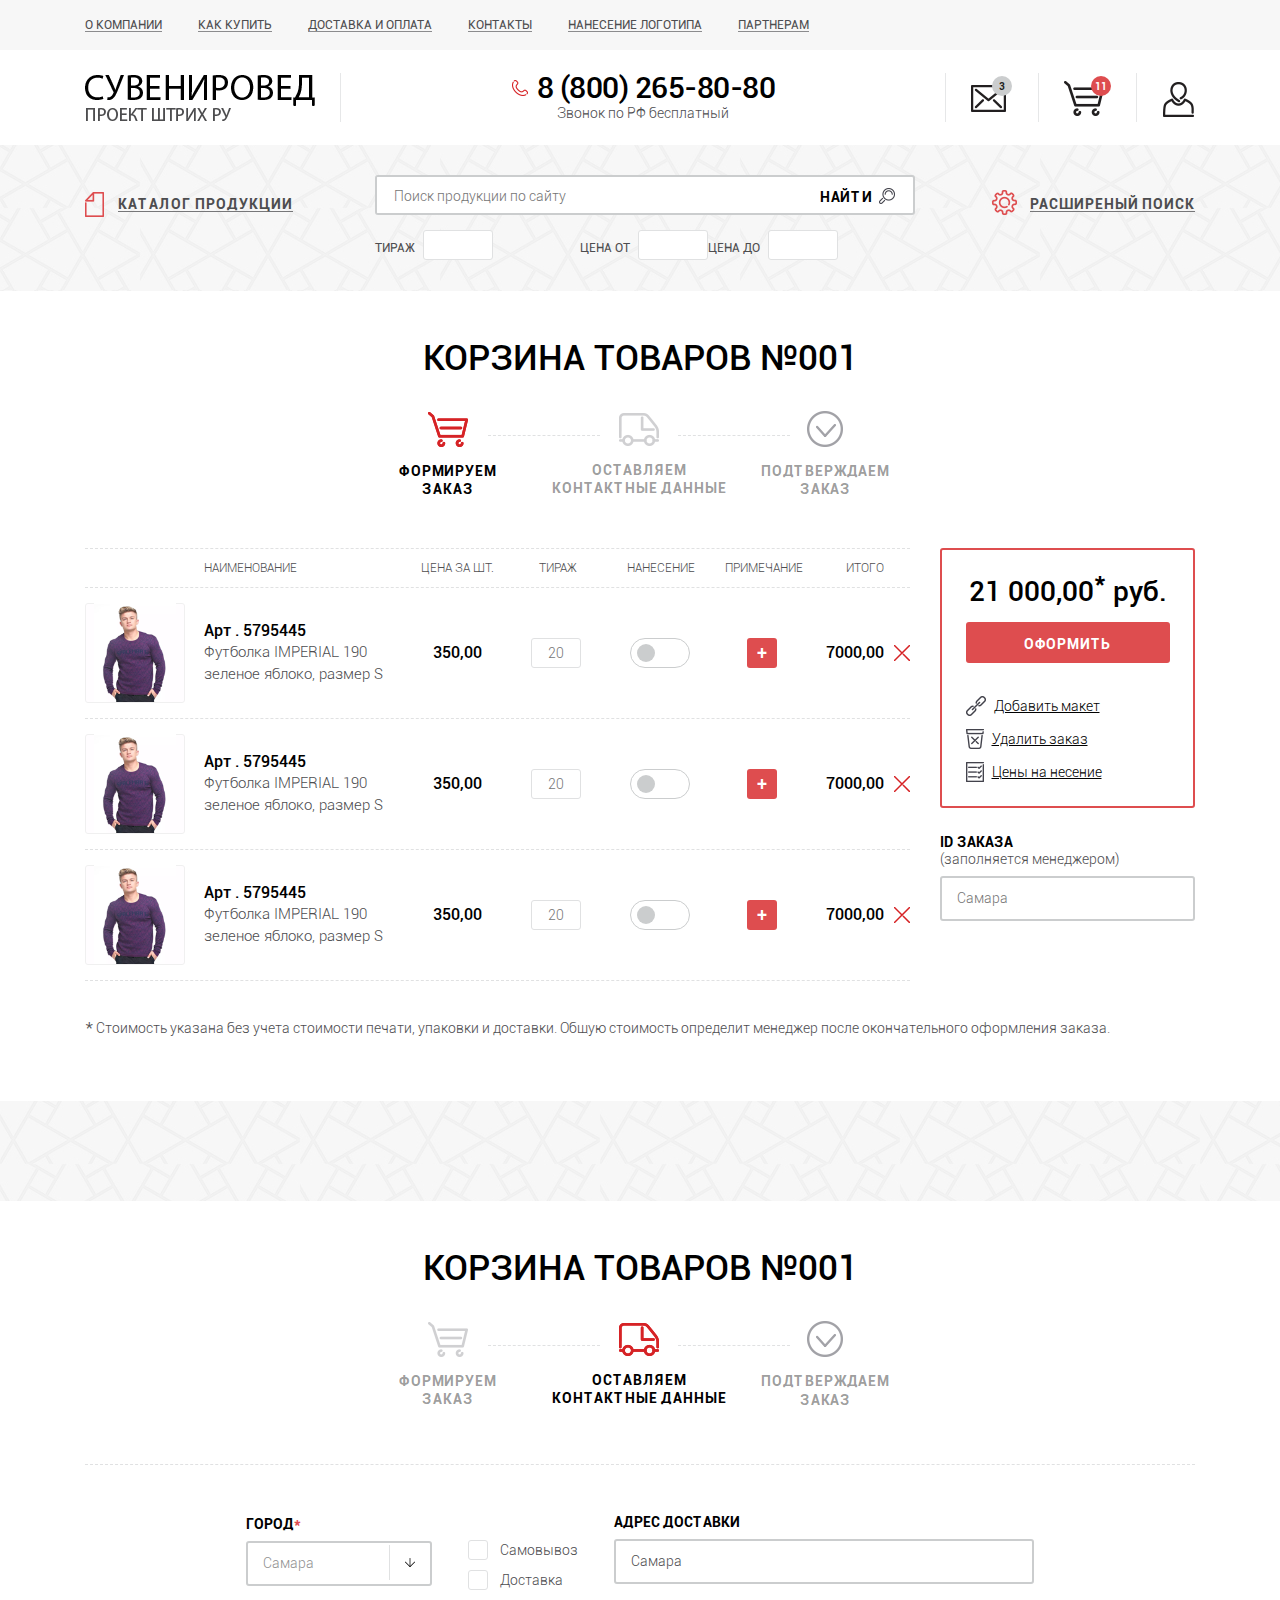
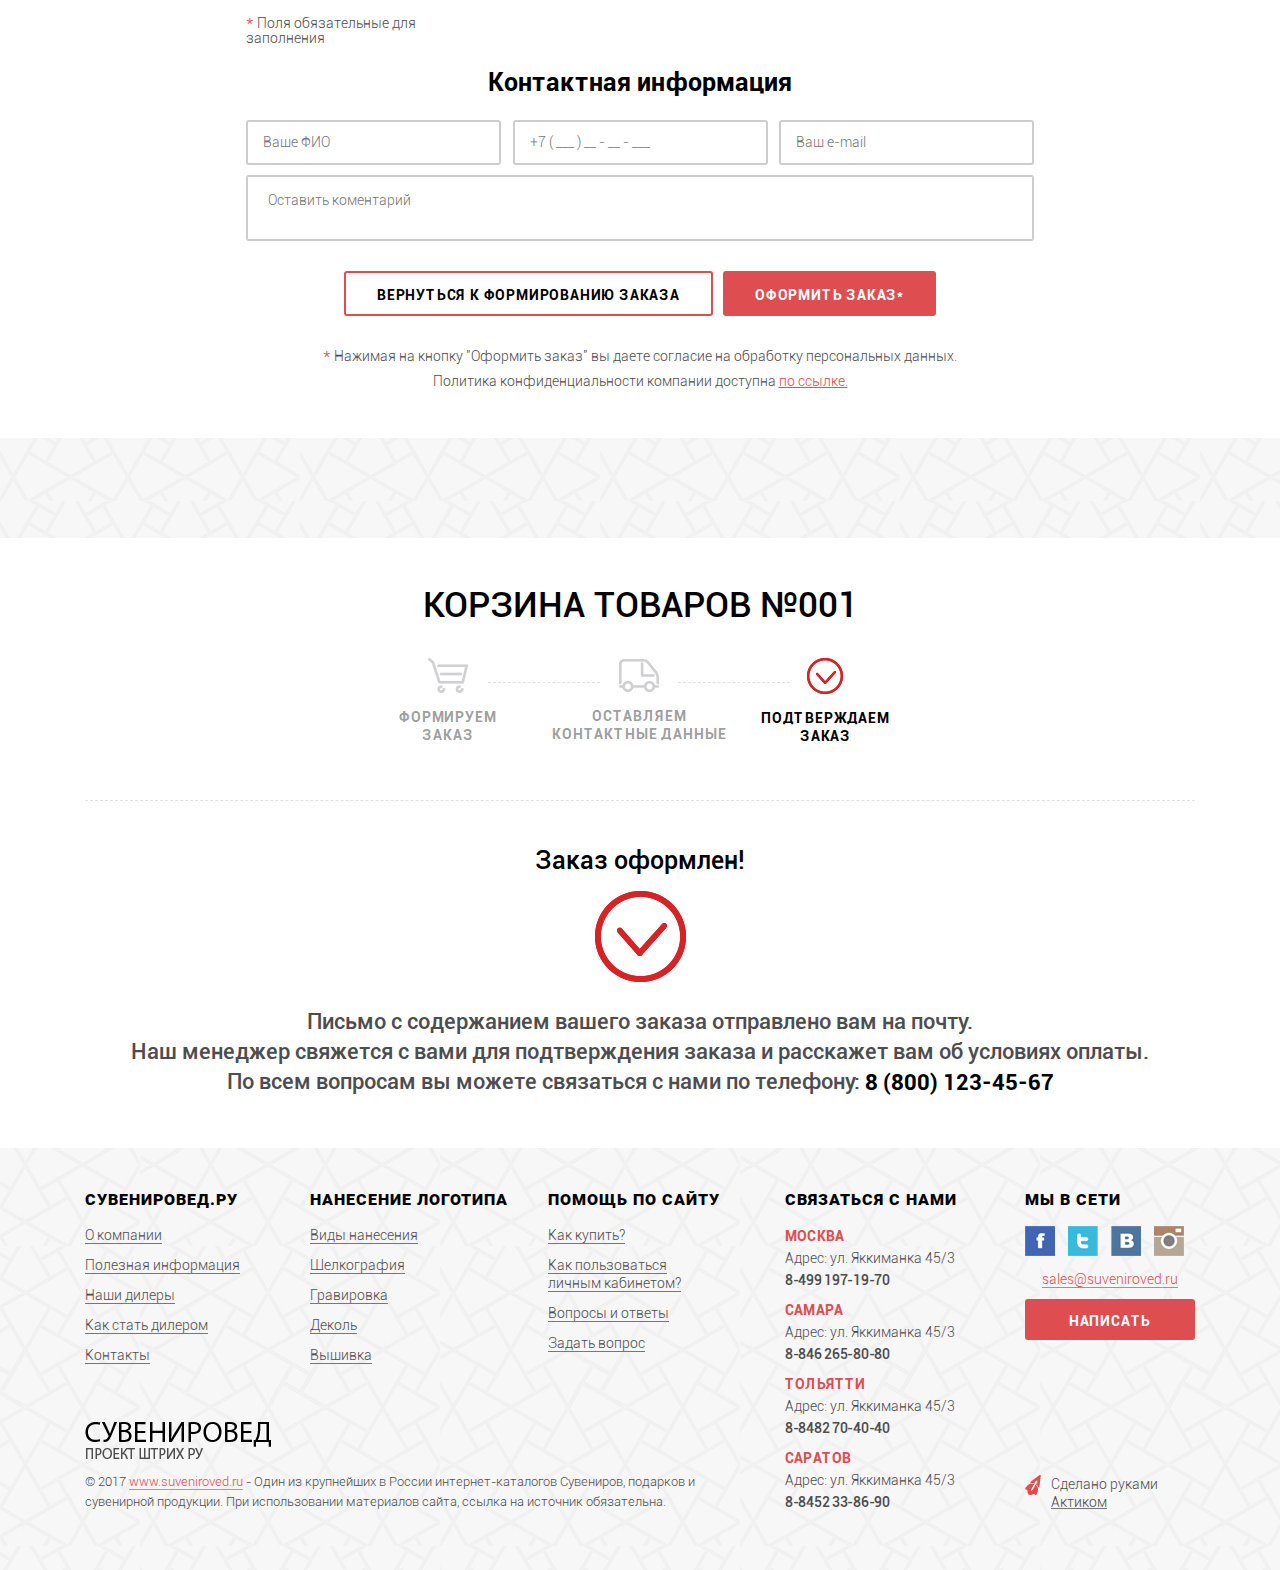
<file: cart.html>
<!DOCTYPE html>
<html>
<head>
   <title>Сувенировед.ру</title>
   <meta name="viewport" content="width=device-width, initial-scale=1">
   <meta name="format-detection" content="telephone=no"/>
   <meta name="theme-color" content="#de4d4f">
   <meta http-equiv="content-type" content="text/html; charset=utf-8"/>
   <meta name="robots" content="index, follow"/>
   <meta name="keywords" content="Сувенировед.ру"/>
   <meta name="description" content="Сувенировед.ру"/>
   <meta name="apple-mobile-web-app-capable" content="yes"/>
   <link rel="stylesheet" href="css/slick.css" type="text/css">
   <link rel="stylesheet" href="css/slick-theme.css" type="text/css">
   <link rel="stylesheet" href="css/SelectBoxIt.css" type="text/css">
   <link rel="stylesheet" href="css/colorbox.css" type="text/css">
   <link rel="stylesheet" href="css/style.css" type="text/css">
   <script type="text/javascript" src="js/jquery-3.2.1.min.js"></script>
   <script type="text/javascript" src="js/slick.min.js"></script>
   <script type="text/javascript" src="js/selectric.js"></script>
   <script type="text/javascript" src="js/jquery.maskedinput.js"></script>
   <script type="text/javascript" src="js/jquery.colorbox.js"></script>
   <script type="text/javascript" src="js/main.js"></script>

</head>
<body>
<div id="page">

   <header>
      <nav>
         <div class="container">
            <div class="hamburger js-nav-toggle">
               <span></span>
            </div>
            <ul class="list-nav clearfix js-nav">
               <li><a href="#">О компании</a></li>
               <li><a href="#">Как купить</a></li>
               <li><a href="#">Доставка и оплата</a></li>
               <li><a href="#">Контакты</a></li>
               <li><a href="#">Нанесение логотипа</a></li>
               <li><a href="#">Партнерам</a></li>
            </ul>
         </div>
      </nav>
      <div class="header-bottom">
         <div class="container">
            <div class="logo">
               <a href="#">
                  <img src="images/logo.png" alt=""/>
               </a>
            </div>
            <div class="tel-block">
               <a href="#" class="tel">8 (800) 265-80-80</a>
               <span class="info">Звонок по РФ бесплатный</span>
            </div>
            <ul class="list-control clearfix">
               <li class="mail">
                  <a href="#">
                     <span class="cout">3</span>
                  </a>
               </li>
               <li class="basket">
                  <a href="#">
                     <span class="cout">11</span>
                  </a>
               </li>
               <li class="user">
                  <a href="#"></a>
               </li>
            </ul>
         </div>
      </div>
   </header>

   <section id="content" class="clearfix">

      <div class="section-search">
         <div class="container">
            <a href="#" class="catalog-btn">КАТАЛОГ ПРОДУКЦИИ</a>
            <div class="search">
               <form>
                  <div class="search-input">
                     <input type="text" placeholder="Поиск продукции по сайту">
                     <button type="submit" class="sub">НАЙТИ</button>
                  </div>
                  <div class="line">
                     <div class="col">
                        <label>Тираж</label>
                        <input type="text">
                     </div>
                     <div class="col">
                        <label>Цена от</label>
                        <input type="text">
                     </div>
                     <div class="col">
                        <label>Цена до</label>
                        <input type="text">
                     </div>
                  </div>
               </form>
            </div>
            <a href="#" class="dop-search-btn">РАСШИРЕНЫЙ ПОИСК</a>
         </div>
      </div>

      <section class="cart">
         <div class="container">
            <h2 class="cart__title title-md">Корзина товаров №001</h2>
            <div class="steps">
               <div class="steps__in">
                  <div class="steps__item">
                     <div class="steps__item-pic sprite sprite-cart-act"></div>
                     <div class="steps__item-text steps__item-text_highlight">Формируем <br>заказ</div>
                  </div>
                  <div class="steps__item">
                     <div class="steps__item-pic sprite sprite-car"></div>
                     <div class="steps__item-text">ОСТАВЛЯЕМ <br>КОНТАКТНЫЕ ДАННЫЕ</div>
                  </div>
                  <div class="steps__item">
                     <div class="steps__item-pic sprite sprite-circle-check"></div>
                     <div class="steps__item-text">Подтверждаем <br>заказ</div>
                  </div>
               </div>
            </div>
            <form action="#">
               <div class="cart-table clearfix">
                  <div class="cart-table__col">
                     <div class="cart-table__body">
                        <div class="cart-table__head">
                           <div class="cart-table__title">НАИМЕНОВАНИЕ</div>
                           <div class="cart-table__title">Цена за шт.</div>
                           <div class="cart-table__title">Тираж</div>
                           <div class="cart-table__title">Нанесение</div>
                           <div class="cart-table__title">Примечание</div>
                           <div class="cart-table__title">Итого</div>
                        </div>
                        <div class="cart-table__in">
                           <div class="cart-table__item">
                              <div class="cart-table__item-pic-wrap">
                                 <div class="cart-table__item-pic">
                                    <img src="images/slide-image1.png" alt="img">
                                 </div>
                              </div>
                              <div class="cart-table__item-name">
                                 <div class="cart-table__mob-label">НАИМЕНОВАНИЕ</div>
                                 <div class="cart-table__item-article">Арт . <span>5795445</span></div>
                                 <p>Футболка IMPERIAL 190 зеленое яблоко, размер S</p>
                              </div>
                              <div class="cart-table__item-price">
                                 <div class="cart-table__mob-label">Цена за шт.</div>
                                 <span>350,00</span>
                              </div>
                              <div class="cart-table__item-count">
                                 <div class="cart-table__mob-label">Тираж</div>
                                 <input type="text" placeholder="20">
                              </div>
                              <div class="cart-table__item-switch">
                                 <div class="cart-table__mob-label">Нанесение</div>
                                 <div><input type="checkbox" class="switch" id="item-switch-1">
                                    <label for="item-switch-1"></label></div>
                              </div>
                              <div class="cart-table__item-option">
                                 <div class="cart-table__mob-label">Примечание</div>
                                 <div class="switch-option">
                                    <input type="checkbox" id="item-option-1">
                                    <label for="item-option-1">+</label>
                                 </div>
                              </div>
                              <div class="cart-table__item-result">
                                 <div class="cart-table__mob-label">Итого</div>
                                 <span>7000,00</span>
                                 <button class="cart-table__item-cancel-btn" type="button">
                                    <i class="sprite sprite-cancel"></i>
                                 </button>
                              </div>
                           </div>
                           <div class="cart-table__item">
                              <div class="cart-table__item-pic-wrap">
                                 <div class="cart-table__item-pic">
                                    <img src="images/slide-image1.png" alt="img">
                                 </div>
                              </div>
                              <div class="cart-table__item-name">
                                 <div class="cart-table__mob-label">НАИМЕНОВАНИЕ</div>
                                 <div class="cart-table__item-article">Арт . <span>5795445</span></div>
                                 <p>Футболка IMPERIAL 190 зеленое яблоко, размер S</p>
                              </div>
                              <div class="cart-table__item-price">
                                 <div class="cart-table__mob-label">Цена за шт.</div>
                                 <span>350,00</span>
                              </div>
                              <div class="cart-table__item-count">
                                 <div class="cart-table__mob-label">Тираж</div>
                                 <input type="text" placeholder="20">
                              </div>
                              <div class="cart-table__item-switch">
                                 <div class="cart-table__mob-label">Нанесение</div>
                                 <div><input type="checkbox" class="switch" id="item-switch-1">
                                    <label for="item-switch-1"></label></div>
                              </div>
                              <div class="cart-table__item-option">
                                 <div class="cart-table__mob-label">Примечание</div>
                                 <div class="switch-option">
                                    <input type="checkbox" id="item-option-1">
                                    <label for="item-option-1">+</label>
                                 </div>
                              </div>
                              <div class="cart-table__item-result">
                                 <div class="cart-table__mob-label">Итого</div>
                                 <span>7000,00</span>
                                 <button class="cart-table__item-cancel-btn" type="button">
                                    <i class="sprite sprite-cancel"></i>
                                 </button>
                              </div>
                           </div>
                           <div class="cart-table__item">
                              <div class="cart-table__item-pic-wrap">
                                 <div class="cart-table__item-pic">
                                    <img src="images/slide-image1.png" alt="img">
                                 </div>
                              </div>
                              <div class="cart-table__item-name">
                                 <div class="cart-table__mob-label">НАИМЕНОВАНИЕ</div>
                                 <div class="cart-table__item-article">Арт . <span>5795445</span></div>
                                 <p>Футболка IMPERIAL 190 зеленое яблоко, размер S</p>
                              </div>
                              <div class="cart-table__item-price">
                                 <div class="cart-table__mob-label">Цена за шт.</div>
                                 <span>350,00</span>
                              </div>
                              <div class="cart-table__item-count">
                                 <div class="cart-table__mob-label">Тираж</div>
                                 <input type="text" placeholder="20">
                              </div>
                              <div class="cart-table__item-switch">
                                 <div class="cart-table__mob-label">Нанесение</div>
                                 <div><input type="checkbox" class="switch" id="item-switch-1">
                                    <label for="item-switch-1"></label></div>
                              </div>
                              <div class="cart-table__item-option">
                                 <div class="cart-table__mob-label">Примечание</div>
                                 <div class="switch-option">
                                    <input type="checkbox" id="item-option-1">
                                    <label for="item-option-1">+</label>
                                 </div>
                              </div>
                              <div class="cart-table__item-result">
                                 <div class="cart-table__mob-label">Итого</div>
                                 <span>7000,00</span>
                                 <button class="cart-table__item-cancel-btn" type="button">
                                    <i class="sprite sprite-cancel"></i>
                                 </button>
                              </div>
                           </div>
                        </div>
                     </div>

                  </div>

                  <div class="cart-table__col">
                     <div class="cart-table__result">
                        <div class="cart-table__result-price"><span>21 000,00</span><sup>*</sup> руб.</div>
                        <div class="cart-table__result-actions">
                           <button class="cart-table__result-submit btn-red" type="button">ОФОРМИТЬ ЗАКАЗ</button>
                           <button type="button" class="cart-table__result-actions-btn js-mockup-popup-open"><i
                             class="sprite sprite-chain"></i><span>Добавить макет</span></button>
                           <!--mockup popup-->
                           <div class="mockup-popup js-mockup-popup">
                              <form action="#">
                                 <div class="mockup-popup__in">
                                    <div class="mockup-popup__title">Прикрепите макет</div>
                                    <div class="mockup-popup__actions">
                                       <div class="mockup-popup__send">
                                          <input type="file" id="file">
                                          <label class="mockup-popup__send-btn btn-white" for="file"><i class="sprite sprite-chain"></i>Прикрепите файл</label>
                                       </div>
                                       <a href='#!' class="mockup-popup__send-link"><span>Требования к макетам</span></a>
                                    </div>
                                    <div class="mockup-popup__message">
                                       <textarea name="" placeholder="Комментарий"></textarea>
                                    </div>
                                    <button class="mockup-popup__submit-btn btn-red" type="submit">ОТПРАВИТЬ</button>
                                 </div>
                              </form>
                           </div>
                           <button type="button" class="cart-table__result-actions-btn"><i
                             class="sprite sprite-delete"></i><span>Удалить заказ</span></button>
                           <button type="button" class="cart-table__result-actions-btn"><i
                             class="sprite sprite-price-list"></i><span>Цены на несение</span></button>
                        </div>
                     </div>
                     <div class="cart-table__order-id">
                        <div class="cart-table__order-id-title">ID заказа</div>
                        <span>(заполняется менеджером)</span>
                        <div class="cart-table__input input-default">
                           <input type="text" placeholder="Самара">
                        </div>
                     </div>
                  </div>
                  <div class="cart-table__row">
                     <p class="cart-table__descr"><sub>*</sub> Стоимость указана без учета стоимости печати, упаковки и
                                                               доставки. Общую стоимость определит менеджер после
                                                               окончательного оформления заказа.
                     </p>
                  </div>
               </div>
            </form>
         </div>
      </section>
      <div class="decor-default"></div>
      <section class="cart">
         <div class="container">
            <h2 class="cart__title title-md">Корзина товаров №001</h2>
            <div class="steps steps_bordered">
               <div class="steps__in">
                  <div class="steps__item">
                     <div class="steps__item-pic sprite sprite-cart"></div>
                     <div class="steps__item-text">Формируем <br>заказ</div>
                  </div>
                  <div class="steps__item">
                     <div class="steps__item-pic sprite sprite-car-act"></div>
                     <div class="steps__item-text steps__item-text_highlight">ОСТАВЛЯЕМ <br>КОНТАКТНЫЕ ДАННЫЕ</div>
                  </div>
                  <div class="steps__item">
                     <div class="steps__item-pic sprite sprite-circle-check"></div>
                     <div class="steps__item-text">Подтверждаем <br>заказ</div>
                  </div>
               </div>
            </div>
            <form action="#">
               <div class="cart__form">
                  <div class="cart__form-row">
                     <div class="cart__form-col">
                        <div class="cart__form-title">ГОРОД<sub>*</sub></div>
                        <select class="js-select" name="" id="">
                           <option value="Самара">Самара</option>
                           <option value="Самара">Самара</option>
                           <option value="Самара">Самара</option>
                           <option value="Самара">Самара1</option>
                        </select>
                        <p class="cart__form-descr cart__form-descr_abs"><sub>*</sub> Поля обязательные для заполнения
                        </p>
                     </div>
                     <div class="cart__form-col">
                        <div class="checkbox-default">
                           <input id="delivery-1" type="checkbox">
                           <label for="delivery-1">
                              <span>Самовывоз</span>
                           </label>
                        </div>
                        <div class="checkbox-default">
                           <input id="delivery-2" type="checkbox">
                           <label for="delivery-2">
                              <span>Доставка</span>
                           </label>
                        </div>
                     </div>
                     <div class="cart__form-col">
                        <div class="cart__form-title">Адрес доставки</div>
                        <div class="cart__form-field cart__form-field_lg input-default">
                           <input type="text" value="Самара">
                        </div>
                     </div>
                  </div>
                  <div class="cart__form-row">
                     <div class="cart__form-title cart__form-title_big">Контактная информация</div>
                     <div class="cart__form-field input-default"><input type="text" placeholder="Ваше ФИО"></div>
                     <div class="cart__form-field input-default"><input class="tel-mask" type="text"
                                                                        placeholder="+7 ( ___ ) __ - __ - ___ "></div>
                     <div class="cart__form-field input-default"><input type="text" placeholder="Ваш e-mail"></div>
                     <div class="cart__form-message">
                        <textarea name="" placeholder="Оставить коментарий"></textarea>
                     </div>
                  </div>
                  <div class="cart__form-actions">
                     <button type="button" class="btn-white">Вернуться к формированию заказа</button>
                     <button type="submit" class="btn-red">Оформить заказ*</button>
                  </div>
                  <div class="cart__form-text">
                     <p class="cart__form-descr"><sub>*</sub> Нажимая на кнопку "Оформить заказ" вы даете согласие на
                                                              обработку персональных данных.</p>
                     <p class="cart__form-descr">Политика конфиденциальности компании доступна <a href="#!">по
                                                                                                            ссылке.</a>
                     </p>
                  </div>
               </div>
            </form>
         </div>
      </section>
      <div class="decor-default"></div>
      <section class="cart">
         <div class="container">
            <h2 class="cart__title title-md">Корзина товаров №001</h2>
            <div class="steps steps_bordered">
               <div class="steps__in">
                  <div class="steps__item">
                     <div class="steps__item-pic sprite sprite-cart"></div>
                     <div class="steps__item-text">Формируем <br>заказ</div>
                  </div>
                  <div class="steps__item">
                     <div class="steps__item-pic sprite sprite-car"></div>
                     <div class="steps__item-text">ОСТАВЛЯЕМ <br>КОНТАКТНЫЕ ДАННЫЕ</div>
                  </div>
                  <div class="steps__item">
                     <div class="steps__item-pic sprite sprite-circle-check-act"></div>
                     <div class="steps__item-text steps__item-text_highlight">Подтверждаем <br>заказ</div>
                  </div>
               </div>
            </div>
            <div class="cart__success">
               <div class="cart__success-title">Заказ оформлен!</div>
               <div class="cart__success-icon sprite sprite-circle-check-lg"></div>
               <div class="cart__success-text">
                  <p>Письмо с содержанием вашего заказа отправлено вам на почту.</p>
                  <p>Наш менеджер свяжется с вами для подтверждения заказа и расскажет вам об условиях оплаты.</p>
                  <p>По всем вопросам вы можете связаться с нами по телефону: <a href="tel:99999">8 (800) 123-45-67</a>
                  </p>
               </div>
            </div>
         </div>
      </section>
   </section>


   <footer>
      <div class="container">
         <div class="footer-left">
            <div class="list-nav">
               <div class="col">
                  <div class="tit">Сувенировед.ру</div>
                  <ul class="list">
                     <li><a href="#">О компании</a></li>
                     <li><a href="#">Полезная информация</a></li>
                     <li><a href="#">Наши дилеры</a></li>
                     <li><a href="#">Как стать дилером</a></li>
                     <li><a href="#">Контакты</a></li>
                  </ul>
               </div>
               <div class="col">
                  <div class="tit">нанесение логотипа</div>
                  <ul class="list">
                     <li><a href="#">Виды нанесения</a></li>
                     <li><a href="#">Шелкография</a></li>
                     <li><a href="#">Гравировка</a></li>
                     <li><a href="#">Деколь</a></li>
                     <li><a href="#">Вышивка</a></li>
                  </ul>
               </div>
               <div class="col">
                  <div class="tit">помощь по сайту</div>
                  <ul class="list">
                     <li><a href="#">Как купить?</a></li>
                     <li><a href="#">Как пользоваться
                                     личным кабинетом?</a></li>
                     <li><a href="#">Вопросы и ответы</a></li>
                     <li><a href="#">Задать вопрос</a></li>
                  </ul>
               </div>
            </div>
         </div>
         <div class="contact">
            <div class="tit">Связаться с нами</div>
            <ul class="list-contact">
               <li>
                  <div class="city">МОСКВА</div>
                  <p>Адрес: ул. Яккиманка 45/3</p>
                  <span class="tel">8-499 197-19-70</span>
               </li>
               <li>
                  <div class="city">САМАРА</div>
                  <p>Адрес: ул. Яккиманка 45/3</p>
                  <span class="tel">8-846 265-80-80</span>
               </li>
               <li>
                  <div class="city">ТОЛЬЯТТИ</div>
                  <p>Адрес: ул. Яккиманка 45/3</p>
                  <span class="tel">8-8482 70-40-40</span>
               </li>
               <li>
                  <div class="city">САРАТОВ</div>
                  <p>Адрес: ул. Яккиманка 45/3</p>
                  <span class="tel">8-8452 33-86-90</span>
               </li>
            </ul>
         </div>
         <div class="soc-col">
            <div class="tit">МЫ В СЕТИ</div>
            <ul class="soc-list clearfix">
               <li>
                  <a href="#">
                     <img src="images/icon-f.png" alt=""/>
                  </a>
               </li>
               <li>
                  <a href="#">
                     <img src="images/icon-t.png" alt=""/>
                  </a>
               </li>
               <li>
                  <a href="#">
                     <img src="images/icon-vk.png" alt=""/>
                  </a>
               </li>
               <li>
                  <a href="#">
                     <img src="images/icon-i.png" alt=""/>
                  </a>
               </li>
            </ul>
            <div class="mail">
               <a href="#">sales@suveniroved.ru</a>
            </div>
            <a href="#" class="write-btn">НАПИСАТЬ</a>
         </div>
      </div>
      <div class="container">
         <div class="footer__info">
            <div class="logo">
               <a href="#">
                  <img src="images/logo2.png" alt=""/>
               </a>
            </div>
            <div class="copyright">© 2017 <a href="#">www.suveniroved.ru</a> - Один из крупнейших в России интернет-каталогов Сувениров, подарков
                                   и сувенирной продукции. При использовании материалов сайта, ссылка на источник обязательна.</div>
            <div class="dev">Сделано руками<br/>
               <a href="#">Актиком</a> </div>
         </div>
      </div>
   </footer>
</div>
</body>
</html>
</file>
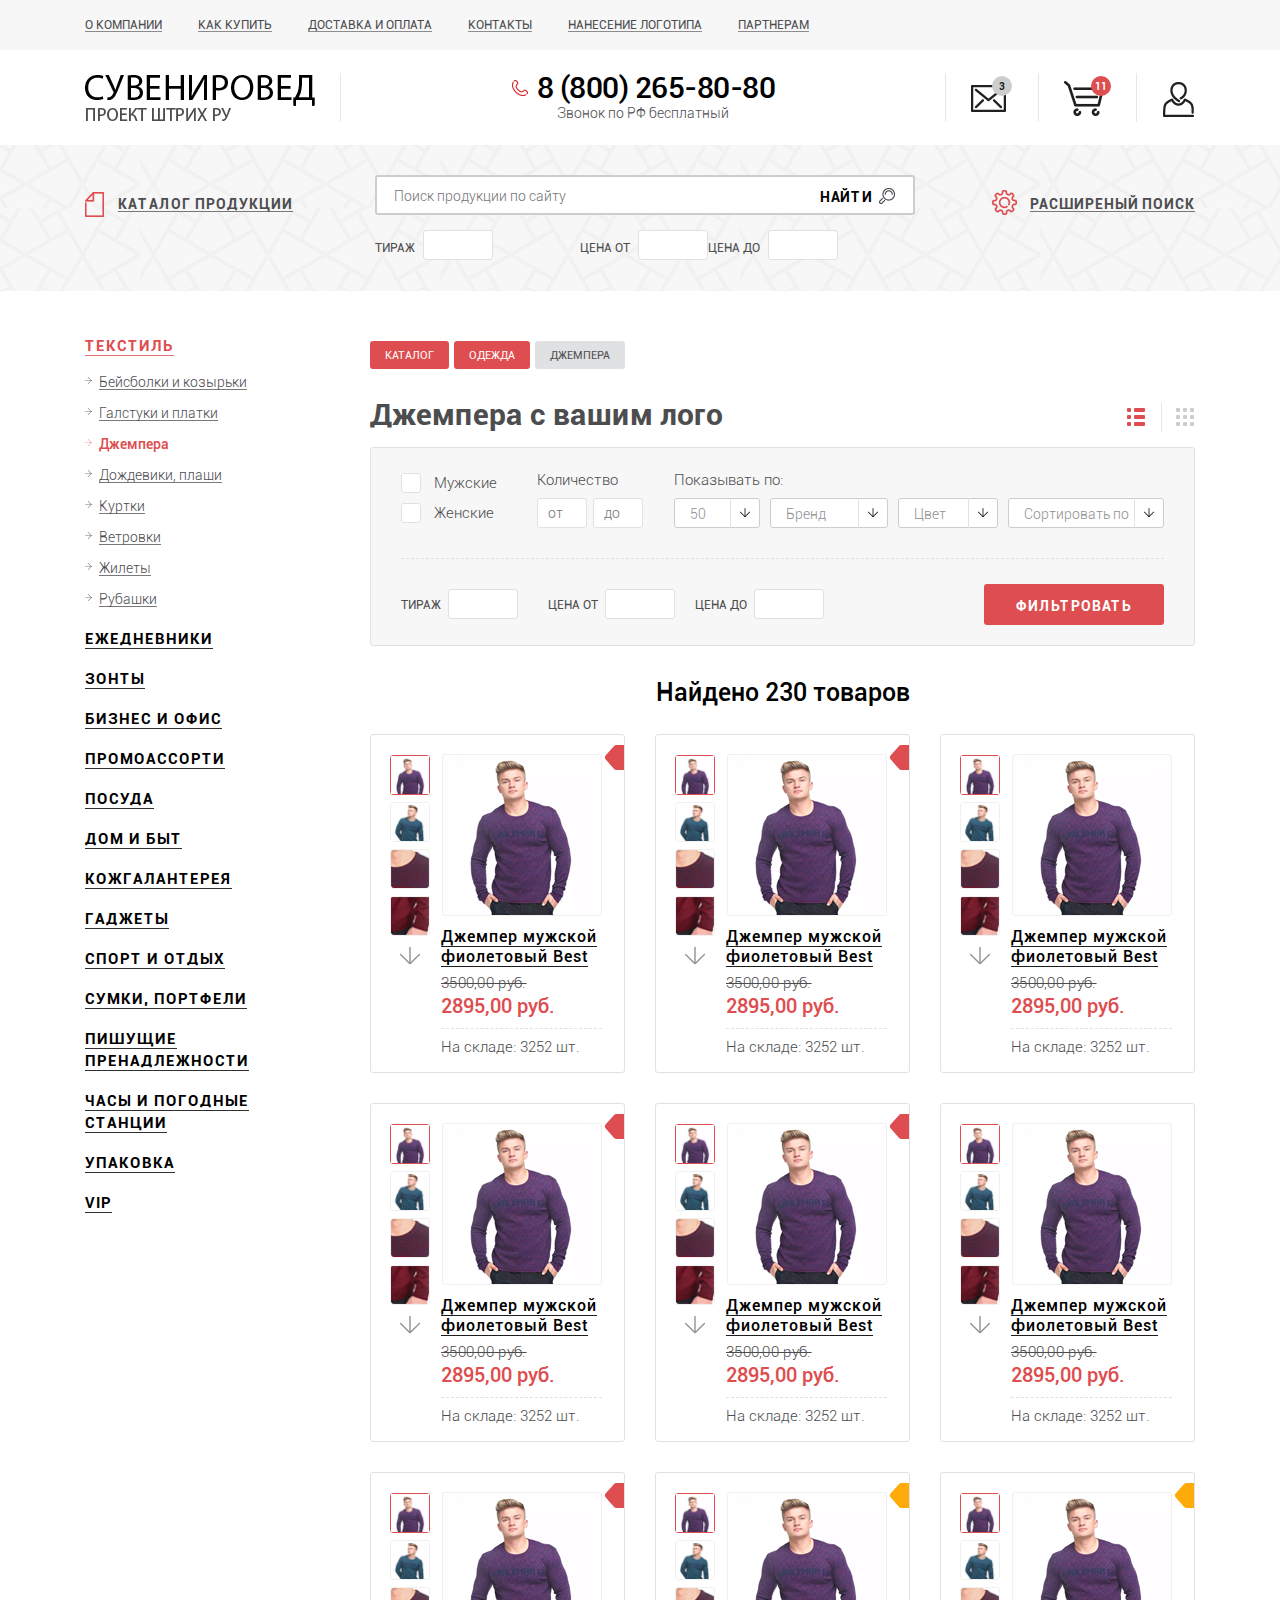
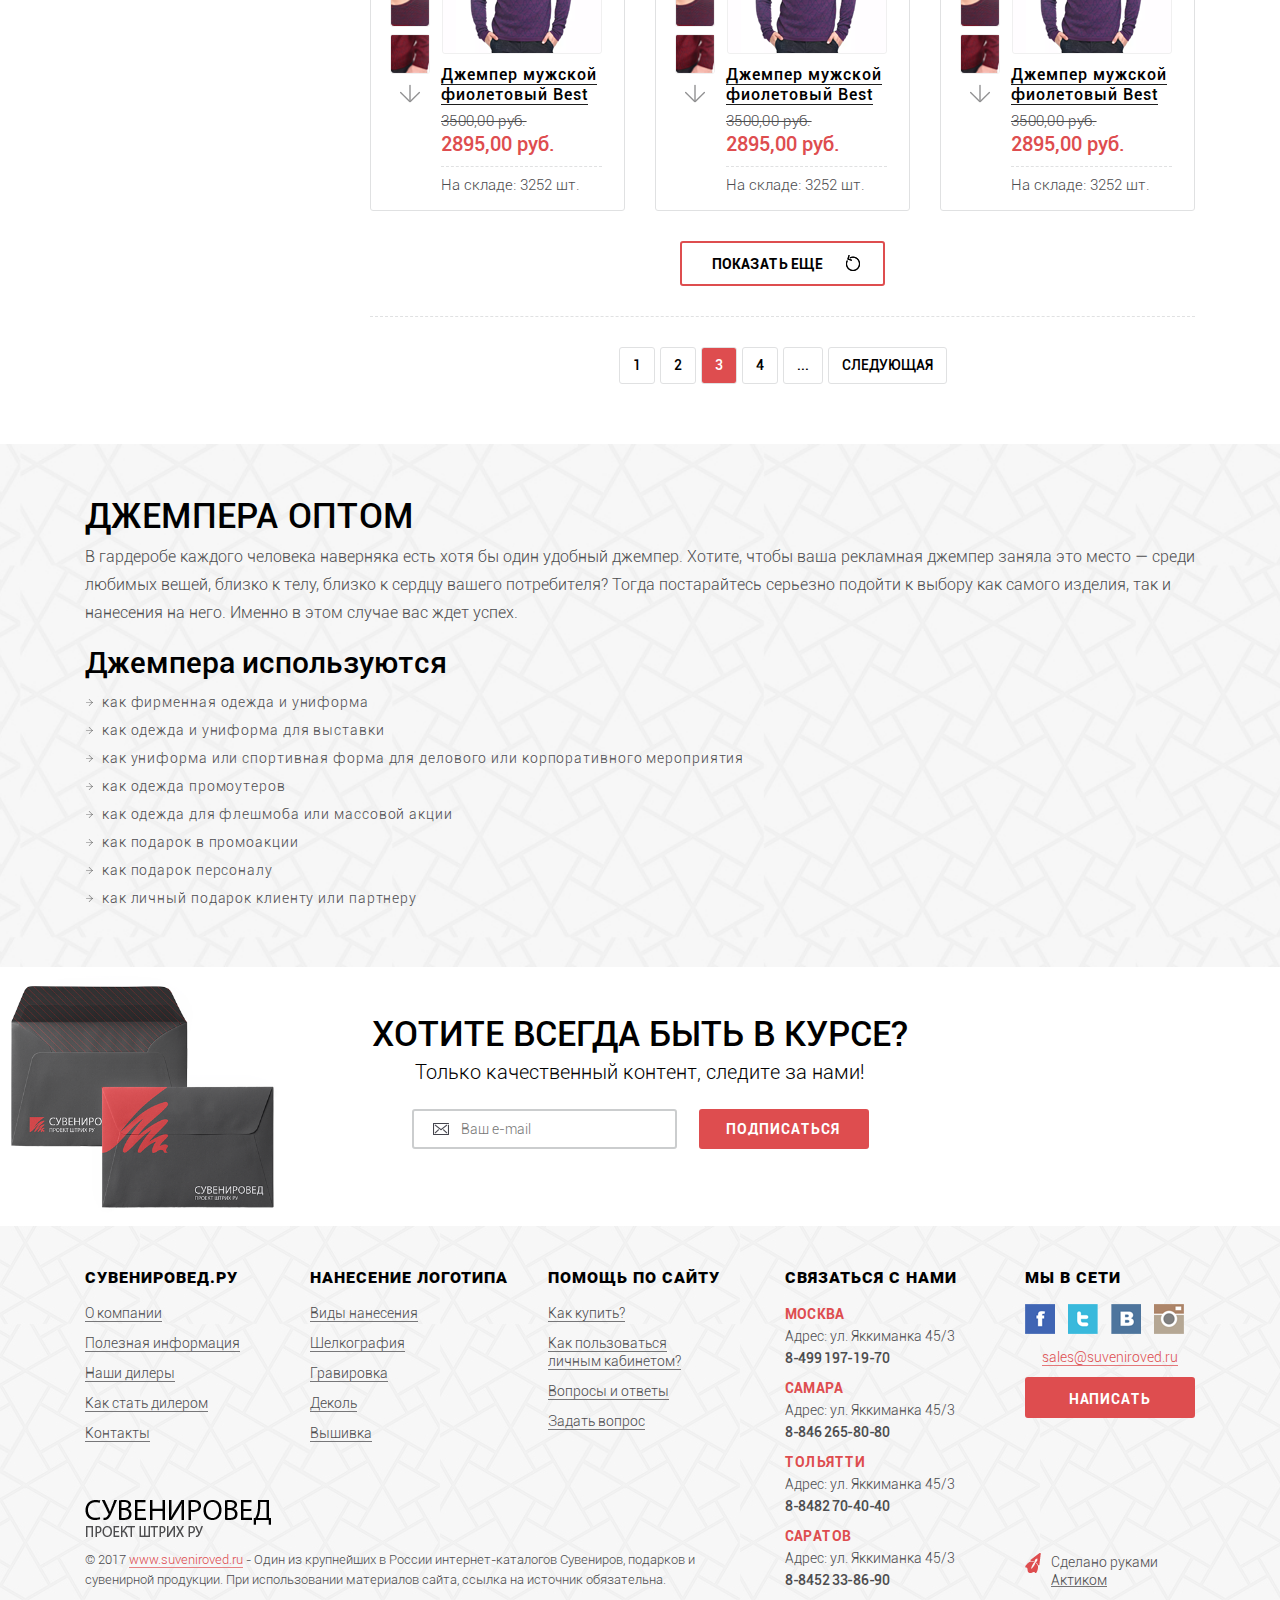
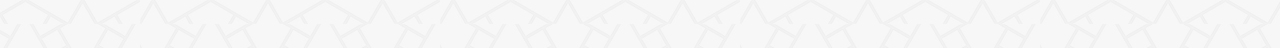
<file: category.html>
<!DOCTYPE html>
<html>
<head>
   <title>Сувенировед.ру</title>
   <meta name="viewport" content="width=device-width, initial-scale=1">
   <meta name="format-detection" content="telephone=no"/>
   <meta name="theme-color" content="#de4d4f">
   <meta http-equiv="content-type" content="text/html; charset=utf-8"/>
   <meta name="robots" content="index, follow"/>
   <meta name="keywords" content="Сувенировед.ру"/>
   <meta name="description" content="Сувенировед.ру"/>
   <meta name="apple-mobile-web-app-capable" content="yes"/>
   <link rel="stylesheet" href="css/slick.css" type="text/css">
   <link rel="stylesheet" href="css/slick-theme.css" type="text/css">
   <link rel="stylesheet" href="css/SelectBoxIt.css" type="text/css">
   <link rel="stylesheet" href="css/colorbox.css" type="text/css">
   <link rel="stylesheet" href="css/style.css" type="text/css">
   <script type="text/javascript" src="js/jquery-3.2.1.min.js"></script>
   <script type="text/javascript" src="js/slick.min.js"></script>
   <script type="text/javascript" src="js/selectric.js"></script>
   <script type="text/javascript" src="js/jquery.maskedinput.js"></script>
   <script type="text/javascript" src="js/jquery.colorbox.js"></script>
   <script type="text/javascript" src="js/main.js"></script>
</head>
<body>
<div id="page">

   <header>
      <nav>
         <div class="container">
            <div class="hamburger js-nav-toggle">
               <span></span>
            </div>
            <ul class="list-nav clearfix js-nav">
               <li><a href="#">О компании</a></li>
               <li><a href="#">Как купить</a></li>
               <li><a href="#">Доставка и оплата</a></li>
               <li><a href="#">Контакты</a></li>
               <li><a href="#">Нанесение логотипа</a></li>
               <li><a href="#">Партнерам</a></li>
            </ul>
         </div>
      </nav>
      <div class="header-bottom">
         <div class="container">
            <div class="logo">
               <a href="#">
                  <img src="images/logo.png" alt=""/>
               </a>
            </div>
            <div class="tel-block">
               <a href="#" class="tel">8 (800) 265-80-80</a>
               <span class="info">Звонок по РФ бесплатный</span>
            </div>
            <ul class="list-control clearfix">
               <li class="mail">
                  <a href="#">
                     <span class="cout">3</span>
                  </a>
               </li>
               <li class="basket">
                  <a href="#">
                     <span class="cout">11</span>
                  </a>
               </li>
               <li class="user">
                  <a href="#"></a>
               </li>
            </ul>
         </div>
      </div>
   </header>

   <section id="content" class="clearfix">

      <div class="section-search">
         <div class="container">
            <a href="#" class="catalog-btn">КАТАЛОГ ПРОДУКЦИИ</a>
            <div class="search">
               <form>
                  <div class="search-input">
                     <input type="text" placeholder="Поиск продукции по сайту">
                     <button type="submit" class="sub">НАЙТИ</button>
                  </div>
                  <div class="line">
                     <div class="col">
                        <label>Тираж</label>
                        <input type="text">
                     </div>
                     <div class="col">
                        <label>Цена от</label>
                        <input type="text">
                     </div>
                     <div class="col">
                        <label>Цена до</label>
                        <input type="text">
                     </div>
                  </div>
               </form>
            </div>
            <a href="#" class="dop-search-btn">РАСШИРЕНЫЙ ПОИСК</a>
         </div>
      </div>

      <div class="container">

         <div class="section-card section-card__padding">
            <div class="category-filter-list">
               <div class="item">
                  <div class="item active">
                     <div class="tit active"><span>ТЕКСТИЛЬ</span></div>
                     <div class="item-content">
                        <ul class="list">
                           <li><a href="#">Бейсболки и козырьки</a></li>
                           <li><a href="#">Галстуки и платки</a></li>
                           <li><a href="#" class="active">Джемпера</a></li>
                           <li><a href="#">Дождевики, плащи</a></li>
                           <li><a href="#">Куртки</a></li>
                           <li><a href="#">Ветровки</a></li>
                           <li><a href="#">Жилеты</a></li>
                           <li><a href="#">Рубашки</a></li>
                        </ul>
                     </div>
                  </div>
                  <div class="item">
                     <div class="tit"><span>ЕЖедневники</span></div>
                     <div class="item-content">
                        <ul class="list">
                           <li><a href="#">Бейсболки и козырьки</a></li>
                           <li><a href="#">Галстуки и платки</a></li>
                           <li><a href="#">Джемпера</a></li>
                           <li><a href="#">Дождевики, плащи</a></li>
                           <li><a href="#" class="active">Куртки</a></li>
                           <li><a href="#">Ветровки</a></li>
                           <li><a href="#">Жилеты</a></li>
                           <li><a href="#">Рубашки</a></li>
                        </ul>
                     </div>
                  </div>
                  <div class="item">
                     <div class="tit"><span>зонты</span></div>
                     <div class="item-content">
                        <ul class="list">
                           <li><a href="#">Бейсболки и козырьки</a></li>
                           <li><a href="#" class="active">Галстуки и платки</a></li>
                           <li><a href="#">Джемпера</a></li>
                           <li><a href="#">Дождевики, плащи</a></li>
                           <li><a href="#">Куртки</a></li>
                           <li><a href="#">Ветровки</a></li>
                           <li><a href="#">Жилеты</a></li>
                           <li><a href="#">Рубашки</a></li>
                        </ul>
                     </div>
                  </div>
                  <div class="item">
                     <div class="tit"><span>бизнес и офис</span></div>
                     <div class="item-content">
                        <ul class="list">
                           <li><a href="#">Бейсболки и козырьки</a></li>
                           <li><a href="#">Галстуки и платки</a></li>
                           <li><a href="#">Джемпера</a></li>
                           <li><a href="#">Дождевики, плащи</a></li>
                           <li><a href="#">Куртки</a></li>
                           <li><a href="#">Ветровки</a></li>
                           <li><a href="#" class="active">Жилеты</a></li>
                           <li><a href="#">Рубашки</a></li>
                        </ul>
                     </div>
                  </div>
                  <div class="item">
                     <div class="tit"><span>промоассорти</span></div>
                     <div class="item-content">
                        <ul class="list">
                           <li><a href="#">Бейсболки и козырьки</a></li>
                           <li><a href="#">Галстуки и платки</a></li>
                           <li><a href="#">Джемпера</a></li>
                           <li><a href="#" class="active">Дождевики, плащи</a></li>
                           <li><a href="#">Куртки</a></li>
                           <li><a href="#">Ветровки</a></li>
                           <li><a href="#">Жилеты</a></li>
                           <li><a href="#">Рубашки</a></li>
                        </ul>
                     </div>
                  </div>
                  <div class="item">
                     <div class="tit"><span>ПОСУДА</span></div>
                     <div class="item-content">
                        <ul class="list">
                           <li><a href="#" class="active">Бейсболки и козырьки</a></li>
                           <li><a href="#">Галстуки и платки</a></li>
                           <li><a href="#">Джемпера</a></li>
                           <li><a href="#">Дождевики, плащи</a></li>
                           <li><a href="#">Куртки</a></li>
                           <li><a href="#">Ветровки</a></li>
                           <li><a href="#">Жилеты</a></li>
                           <li><a href="#">Рубашки</a></li>
                        </ul>
                     </div>
                  </div>
                  <div class="item">
                     <div class="tit"><span>дом и быт</span></div>
                     <div class="item-content">
                        <ul class="list">
                           <li><a href="#">Бейсболки и козырьки</a></li>
                           <li><a href="#">Галстуки и платки</a></li>
                           <li><a href="#">Джемпера</a></li>
                           <li><a href="#">Дождевики, плащи</a></li>
                           <li><a href="#" class="active">Куртки</a></li>
                           <li><a href="#">Ветровки</a></li>
                           <li><a href="#">Жилеты</a></li>
                           <li><a href="#">Рубашки</a></li>
                        </ul>
                     </div>
                  </div>
                  <div class="item">
                     <div class="tit"><span>кожгалантерея</span></div>
                     <div class="item-content">
                        <ul class="list">
                           <li><a href="#">Бейсболки и козырьки</a></li>
                           <li><a href="#">Галстуки и платки</a></li>
                           <li><a href="#">Джемпера</a></li>
                           <li><a href="#" class="active">Дождевики, плащи</a></li>
                           <li><a href="#">Куртки</a></li>
                           <li><a href="#">Ветровки</a></li>
                           <li><a href="#">Жилеты</a></li>
                           <li><a href="#">Рубашки</a></li>
                        </ul>
                     </div>
                  </div>
                  <div class="item">
                     <div class="tit"><span>ГАДЖЕТЫ</span></div>
                     <div class="item-content">
                        <ul class="list">
                           <li><a href="#">Бейсболки и козырьки</a></li>
                           <li><a href="#">Галстуки и платки</a></li>
                           <li><a href="#">Джемпера</a></li>
                           <li><a href="#">Дождевики, плащи</a></li>
                           <li><a href="#">Куртки</a></li>
                           <li><a href="#" class="active">Ветровки</a></li>
                           <li><a href="#">Жилеты</a></li>
                           <li><a href="#">Рубашки</a></li>
                        </ul>
                     </div>
                  </div>
                  <div class="item">
                     <div class="tit"><span>СПОРТ И ОТДЫХ</span></div>
                     <div class="item-content">
                        <ul class="list">
                           <li><a href="#">Бейсболки и козырьки</a></li>
                           <li><a href="#">Галстуки и платки</a></li>
                           <li><a href="#" class="active">Джемпера</a></li>
                           <li><a href="#">Дождевики, плащи</a></li>
                           <li><a href="#">Куртки</a></li>
                           <li><a href="#">Ветровки</a></li>
                           <li><a href="#">Жилеты</a></li>
                           <li><a href="#">Рубашки</a></li>
                        </ul>
                     </div>
                  </div>
                  <div class="item">
                     <div class="tit"><span>СУМКИ, ПОРТФЕЛИ</span></div>
                     <div class="item-content">
                        <ul class="list">
                           <li><a href="#">Бейсболки и козырьки</a></li>
                           <li><a href="#">Галстуки и платки</a></li>
                           <li><a href="#">Джемпера</a></li>
                           <li><a href="#">Дождевики, плащи</a></li>
                           <li><a href="#">Куртки</a></li>
                           <li><a href="#" class="active">Ветровки</a></li>
                           <li><a href="#">Жилеты</a></li>
                           <li><a href="#">Рубашки</a></li>
                        </ul>
                     </div>
                  </div>
                  <div class="item">
                     <div class="tit"><span>ПИШУЩИЕ<br/>
                                ПРЕНАДЛЕЖНОСТИ</span></div>
                     <div class="item-content">
                        <ul class="list">
                           <li><a href="#">Бейсболки и козырьки</a></li>
                           <li><a href="#">Галстуки и платки</a></li>
                           <li><a href="#">Джемпера</a></li>
                           <li><a href="#">Дождевики, плащи</a></li>
                           <li><a href="#">Куртки</a></li>
                           <li><a href="#">Ветровки</a></li>
                           <li><a href="#" class="active">Жилеты</a></li>
                           <li><a href="#">Рубашки</a></li>
                        </ul>
                     </div>
                  </div>
                  <div class="item">
                     <div class="tit"><span>часы и погодные<br/>
                                станции</span></div>
                     <div class="item-content">
                        <ul class="list">
                           <li><a href="#">Бейсболки и козырьки</a></li>
                           <li><a href="#" class="active">Галстуки и платки</a></li>
                           <li><a href="#">Джемпера</a></li>
                           <li><a href="#">Дождевики, плащи</a></li>
                           <li><a href="#">Куртки</a></li>
                           <li><a href="#">Ветровки</a></li>
                           <li><a href="#">Жилеты</a></li>
                           <li><a href="#">Рубашки</a></li>
                        </ul>
                     </div>
                  </div>
                  <div class="item">
                     <div class="tit"><span>УПАКОВКА</span></div>
                     <div class="item-content">
                        <ul class="list">
                           <li><a href="#">Бейсболки и козырьки</a></li>
                           <li><a href="#">Галстуки и платки</a></li>
                           <li><a href="#">Джемпера</a></li>
                           <li><a href="#">Дождевики, плащи</a></li>
                           <li><a href="#">Куртки</a></li>
                           <li><a href="#">Ветровки</a></li>
                           <li><a href="#" class="active">Жилеты</a></li>
                           <li><a href="#">Рубашки</a></li>
                        </ul>
                     </div>
                  </div>
                  <div class="item">
                     <div class="tit"><span>VIP</span></div>
                     <div class="item-content">
                        <ul class="list">
                           <li><a href="#">Бейсболки и козырьки</a></li>
                           <li><a href="#">Галстуки и платки</a></li>
                           <li><a href="#" class="active">Джемпера</a></li>
                           <li><a href="#">Дождевики, плащи</a></li>
                           <li><a href="#">Куртки</a></li>
                           <li><a href="#">Ветровки</a></li>
                           <li><a href="#">Жилеты</a></li>
                           <li><a href="#">Рубашки</a></li>
                        </ul>
                     </div>
                  </div>
               </div>
            </div>
            <div class="product-card-wrap">
               <ul class="head-list">
                  <li>
                     <a href="#">Каталог</a>
                  </li>
                  <li>
                     <a href="#">Одежда</a>
                  </li>
                  <li>
                     <a href="#" class="active">Джемпера</a>
                  </li>
               </ul>
               <h1>Джемпера с вашим лого</h1>
               <div class="filter">
                  <form action="#!">
                     <div class="filter__row clearfix">
                        <div class="filter__col filter__sex">
                           <div class="filter__sex-checkbox checkbox-default">
                              <input id="man" type="checkbox">
                              <label for="man">
                                 <span>Мужские</span>
                              </label>
                           </div>
                           <div class="filter__sex-checkbox checkbox-default">
                              <input id="woman" type="checkbox">
                              <label for="woman">
                                 <span>Женские</span>
                              </label>
                           </div>
                        </div>
                        <div class="filter__col filter__count">
                           <div class="filter__name">Количество</div>
                           <div class="filter__count-field">
                              <input type="text" placeholder="от">
                           </div>
                           <div class="filter__count-field">
                              <input type="text" placeholder="до">
                           </div>
                        </div>
                        <div class="filter__col filter__sort">
                           <div class="filter__name">Показывать по:</div>
                           <div class="filter__sort-col filter__selectric">
                              <select class="js-select">
                                 <option value="50">50</option>
                                 <option value="50">100</option>
                                 <option value="50">50</option>
                                 <option value="50">50</option>
                                 <option value="50">50</option>
                              </select>
                           </div>
                           <div class="filter__sort-col filter__selectric">
                              <select class="js-select">
                                 <option value="50">Бренд</option>
                                 <option value="50">100</option>
                                 <option value="50">50</option>
                                 <option value="50">50</option>
                                 <option value="50">50</option>
                              </select>
                           </div>
                           <div class="filter__sort-col filter__selectric">
                              <select class="js-select">
                                 <option value="50">Цвет</option>
                                 <option value="50">100</option>
                                 <option value="50">50</option>
                                 <option value="50">50</option>
                                 <option value="50">50</option>
                              </select>
                           </div>
                           <div class="filter__sort-col filter__selectric">
                              <select class="js-select">
                                 <option value="50">Сортировать по</option>
                                 <option value="50">100</option>
                                 <option value="50">50</option>
                                 <option value="50">50</option>
                                 <option value="50">50</option>
                              </select>
                           </div>
                        </div>
                     </div>
                     <div class="filter__row">
                        <div class="filter__price">
                           <div class="filter__price-col">
                              <label class="filter__price-name">Тираж</label>
                              <input type="text">
                           </div>
                           <div class="filter__price-col">
                              <label class="filter__price-name">Цена от</label>
                              <input type="text">
                           </div>
                           <div class="filter__price-col">
                              <label class="filter__price-name">Цена до</label>
                              <input type="text">
                           </div>
                        </div>
                        <BUTTON class="filter__submit-btn btn-red" type="submit">ФИЛЬТРОВАТЬ</BUTTON>
                     </div>
                  </form>
                  <div class="filter__view">
                     <button class="filter__view-btn is-active" type="button">
                        <svg class="filter__view-icon" xmlns="http://www.w3.org/2000/svg" width="18" height="18"
                             viewBox="0 0 18 18">
                           <path
                             d="M1 0h2a1 1 0 0 1 1 1v2a1 1 0 0 1-1 1H1a1 1 0 0 1-1-1V1a1 1 0 0 1 1-1zm7 0h9a1 1 0 0 1 1 1v2a1 1 0 0 1-1 1H8a1 1 0 0 1-1-1V1a1 1 0 0 1 1-1zM1 7h2a1 1 0 0 1 1 1v2a1 1 0 0 1-1 1H1a1 1 0 0 1-1-1V8a1 1 0 0 1 1-1zm7 0h9a1 1 0 0 1 1 1v2a1 1 0 0 1-1 1H8a1 1 0 0 1-1-1V8a1 1 0 0 1 1-1zm-7 7h2a1 1 0 0 1 1 1v2a1 1 0 0 1-1 1H1a1 1 0 0 1-1-1v-2a1 1 0 0 1 1-1zm7 0h9a1 1 0 0 1 1 1v2a1 1 0 0 1-1 1H8a1 1 0 0 1-1-1v-2a1 1 0 0 1 1-1z"/>
                        </svg>
                     </button>
                     <button class="filter__view-btn" type="button">
                        <svg class="filter__view-icon" xmlns="http://www.w3.org/2000/svg" width="18" height="18"
                             viewBox="0 0 18 18">
                           <path
                             d="M1 0h2a1 1 0 0 1 1 1v2a1 1 0 0 1-1 1H1a1 1 0 0 1-1-1V1a1 1 0 0 1 1-1zm7 0h2a1 1 0 0 1 1 1v2a1 1 0 0 1-1 1H8a1 1 0 0 1-1-1V1a1 1 0 0 1 1-1zm7 0h2a1 1 0 0 1 1 1v2a1 1 0 0 1-1 1h-2a1 1 0 0 1-1-1V1a1 1 0 0 1 1-1zM1 7h2a1 1 0 0 1 1 1v2a1 1 0 0 1-1 1H1a1 1 0 0 1-1-1V8a1 1 0 0 1 1-1zm7 0h2a1 1 0 0 1 1 1v2a1 1 0 0 1-1 1H8a1 1 0 0 1-1-1V8a1 1 0 0 1 1-1zm7 0h2a1 1 0 0 1 1 1v2a1 1 0 0 1-1 1h-2a1 1 0 0 1-1-1V8a1 1 0 0 1 1-1zM1 14h2a1 1 0 0 1 1 1v2a1 1 0 0 1-1 1H1a1 1 0 0 1-1-1v-2a1 1 0 0 1 1-1zm7 0h2a1 1 0 0 1 1 1v2a1 1 0 0 1-1 1H8a1 1 0 0 1-1-1v-2a1 1 0 0 1 1-1zm7 0h2a1 1 0 0 1 1 1v2a1 1 0 0 1-1 1h-2a1 1 0 0 1-1-1v-2a1 1 0 0 1 1-1z"/>
                        </svg>
                     </button>
                  </div>
               </div>
               <div class="product-found">
                  <div class="product-found__title">Найдено <span>230</span> товаров</div>
                  <div class="product-found__items clearfix">
                     <div class="item">
                        <div class="new-label"><img class="new-label__icon" src="images/new-icon.svg">Новинка</div>
                        <div class="slider slider-gallery-product-for slider-gallery-product-for-1">
                           <div>
                              <div class="slide">
                                 <div class="image">
                                    <img src="images/slide-image1.png" alt=""/>
                                 </div>
                              </div>
                           </div>
                           <div>
                              <div class="slide">
                                 <div class="image">
                                    <img src="images/slide-image1.png" alt=""/>
                                 </div>
                              </div>
                           </div>
                           <div>
                              <div class="slide">
                                 <div class="image">
                                    <img src="images/slide-image1.png" alt=""/>
                                 </div>
                              </div>
                           </div>
                           <div>
                              <div class="slide">
                                 <div class="image">
                                    <img src="images/slide-image1.png" alt=""/>
                                 </div>
                              </div>
                           </div>
                           <div>
                              <div class="slide">
                                 <div class="image">
                                    <img src="images/slide-image1.png" alt=""/>
                                 </div>
                              </div>
                           </div>
                        </div>
                        <div class="slider slider-gallery-product-nav slider-gallery-product-nav-1">
                           <div>
                              <div class="slide-min">
                                 <div class="image">
                                    <img src="images/slide-min1.png" alt=""/>
                                 </div>
                              </div>
                           </div>
                           <div>
                              <div class="slide-min">
                                 <div class="image">
                                    <img src="images/slide-min2.png" alt=""/>
                                 </div>
                              </div>
                           </div>
                           <div>
                              <div class="slide-min">
                                 <div class="image">
                                    <img src="images/slide-min5.png" alt=""/>
                                 </div>
                              </div>
                           </div>
                           <div>
                              <div class="slide-min">
                                 <div class="image">
                                    <img src="images/slide-min6.png" alt=""/>
                                 </div>
                              </div>
                           </div>
                           <div>
                              <div class="slide-min">
                                 <div class="image">
                                    <img src="images/slide-min1.png" alt=""/>
                                 </div>
                              </div>
                           </div>
                        </div>
                        <div class="text">
                           <a href="#" class="title">Джемпер мужской<br/>
                                                     фиолетовый Best</a>
                           <span class="price-old">3500,00 руб.</span>
                           <span class="price">2895,00 руб.</span>
                           <div class="bottom">
                              <span>На складе: 3252 шт.</span>
                              <div class="bottom__hidden">
                                 <div class="bottom__hidden-text">Артикул: 1874 шт.</div>
                                 <div class="bottom__hidden-text">Бренд: Sol's</div>
                                 <div class="bottom__hidden-actions">
                                    <a href="#!" class="bottom__hidden-actions-btn sprite sprite-wish-icon"></a>
                                    <a href="#!" class="bottom__hidden-actions-btn sprite sprite-loupe-icon"></a>
                                 </div>
                              </div>
                           </div>
                        </div>
                     </div>
                     <div class="item">
                        <div class="new-label"><img class="new-label__icon" src="images/new-icon.svg">Новинка</div>
                        <div class="slider slider-gallery-product-for slider-gallery-product-for-1">
                           <div>
                              <div class="slide">
                                 <div class="image">
                                    <img src="images/slide-image1.png" alt=""/>
                                 </div>
                              </div>
                           </div>
                           <div>
                              <div class="slide">
                                 <div class="image">
                                    <img src="images/slide-image1.png" alt=""/>
                                 </div>
                              </div>
                           </div>
                           <div>
                              <div class="slide">
                                 <div class="image">
                                    <img src="images/slide-image1.png" alt=""/>
                                 </div>
                              </div>
                           </div>
                           <div>
                              <div class="slide">
                                 <div class="image">
                                    <img src="images/slide-image1.png" alt=""/>
                                 </div>
                              </div>
                           </div>
                           <div>
                              <div class="slide">
                                 <div class="image">
                                    <img src="images/slide-image1.png" alt=""/>
                                 </div>
                              </div>
                           </div>
                        </div>
                        <div class="slider slider-gallery-product-nav slider-gallery-product-nav-1">
                           <div>
                              <div class="slide-min">
                                 <div class="image">
                                    <img src="images/slide-min1.png" alt=""/>
                                 </div>
                              </div>
                           </div>
                           <div>
                              <div class="slide-min">
                                 <div class="image">
                                    <img src="images/slide-min2.png" alt=""/>
                                 </div>
                              </div>
                           </div>
                           <div>
                              <div class="slide-min">
                                 <div class="image">
                                    <img src="images/slide-min5.png" alt=""/>
                                 </div>
                              </div>
                           </div>
                           <div>
                              <div class="slide-min">
                                 <div class="image">
                                    <img src="images/slide-min6.png" alt=""/>
                                 </div>
                              </div>
                           </div>
                           <div>
                              <div class="slide-min">
                                 <div class="image">
                                    <img src="images/slide-min1.png" alt=""/>
                                 </div>
                              </div>
                           </div>
                        </div>
                        <div class="text">
                           <a href="#" class="title">Джемпер мужской<br/>
                                                     фиолетовый Best</a>
                           <span class="price-old">3500,00 руб.</span>
                           <span class="price">2895,00 руб.</span>
                           <div class="bottom">
                              <span>На складе: 3252 шт.</span>
                              <div class="bottom__hidden">
                                 <div class="bottom__hidden-text">Артикул: 1874 шт.</div>
                                 <div class="bottom__hidden-text">Бренд: Sol's</div>
                                 <div class="bottom__hidden-actions">
                                    <a href="#!" class="bottom__hidden-actions-btn sprite sprite-wish-icon"></a>
                                    <a href="#!" class="bottom__hidden-actions-btn sprite sprite-loupe-icon"></a>
                                 </div>
                              </div>
                           </div>
                        </div>
                     </div>
                     <div class="item">
                        <div class="slider slider-gallery-product-for slider-gallery-product-for-1">
                           <div>
                              <div class="slide">
                                 <div class="image">
                                    <img src="images/slide-image1.png" alt=""/>
                                 </div>
                              </div>
                           </div>
                           <div>
                              <div class="slide">
                                 <div class="image">
                                    <img src="images/slide-image1.png" alt=""/>
                                 </div>
                              </div>
                           </div>
                           <div>
                              <div class="slide">
                                 <div class="image">
                                    <img src="images/slide-image1.png" alt=""/>
                                 </div>
                              </div>
                           </div>
                           <div>
                              <div class="slide">
                                 <div class="image">
                                    <img src="images/slide-image1.png" alt=""/>
                                 </div>
                              </div>
                           </div>
                           <div>
                              <div class="slide">
                                 <div class="image">
                                    <img src="images/slide-image1.png" alt=""/>
                                 </div>
                              </div>
                           </div>
                        </div>
                        <div class="slider slider-gallery-product-nav slider-gallery-product-nav-1">
                           <div>
                              <div class="slide-min">
                                 <div class="image">
                                    <img src="images/slide-min1.png" alt=""/>
                                 </div>
                              </div>
                           </div>
                           <div>
                              <div class="slide-min">
                                 <div class="image">
                                    <img src="images/slide-min2.png" alt=""/>
                                 </div>
                              </div>
                           </div>
                           <div>
                              <div class="slide-min">
                                 <div class="image">
                                    <img src="images/slide-min5.png" alt=""/>
                                 </div>
                              </div>
                           </div>
                           <div>
                              <div class="slide-min">
                                 <div class="image">
                                    <img src="images/slide-min6.png" alt=""/>
                                 </div>
                              </div>
                           </div>
                           <div>
                              <div class="slide-min">
                                 <div class="image">
                                    <img src="images/slide-min1.png" alt=""/>
                                 </div>
                              </div>
                           </div>
                        </div>
                        <div class="text">
                           <a href="#" class="title">Джемпер мужской<br/>
                                                     фиолетовый Best</a>
                           <span class="price-old">3500,00 руб.</span>
                           <span class="price">2895,00 руб.</span>
                           <div class="bottom">
                              <span>На складе: 3252 шт.</span>
                              <div class="bottom__hidden">
                                 <div class="bottom__hidden-text">Артикул: 1874 шт.</div>
                                 <div class="bottom__hidden-text">Бренд: Sol's</div>
                                 <div class="bottom__hidden-actions">
                                    <a href="#!" class="bottom__hidden-actions-btn sprite sprite-wish-icon"></a>
                                    <a href="#!" class="bottom__hidden-actions-btn sprite sprite-loupe-icon"></a>
                                 </div>
                              </div>
                           </div>
                        </div>
                     </div>
                     <div class="item">
                        <div class="new-label"><img class="new-label__icon" src="images/new-icon.svg">Новинка</div>
                        <div class="slider slider-gallery-product-for slider-gallery-product-for-1">
                           <div>
                              <div class="slide">
                                 <div class="image">
                                    <img src="images/slide-image1.png" alt=""/>
                                 </div>
                              </div>
                           </div>
                           <div>
                              <div class="slide">
                                 <div class="image">
                                    <img src="images/slide-image1.png" alt=""/>
                                 </div>
                              </div>
                           </div>
                           <div>
                              <div class="slide">
                                 <div class="image">
                                    <img src="images/slide-image1.png" alt=""/>
                                 </div>
                              </div>
                           </div>
                           <div>
                              <div class="slide">
                                 <div class="image">
                                    <img src="images/slide-image1.png" alt=""/>
                                 </div>
                              </div>
                           </div>
                           <div>
                              <div class="slide">
                                 <div class="image">
                                    <img src="images/slide-image1.png" alt=""/>
                                 </div>
                              </div>
                           </div>
                        </div>
                        <div class="slider slider-gallery-product-nav slider-gallery-product-nav-1">
                           <div>
                              <div class="slide-min">
                                 <div class="image">
                                    <img src="images/slide-min1.png" alt=""/>
                                 </div>
                              </div>
                           </div>
                           <div>
                              <div class="slide-min">
                                 <div class="image">
                                    <img src="images/slide-min2.png" alt=""/>
                                 </div>
                              </div>
                           </div>
                           <div>
                              <div class="slide-min">
                                 <div class="image">
                                    <img src="images/slide-min5.png" alt=""/>
                                 </div>
                              </div>
                           </div>
                           <div>
                              <div class="slide-min">
                                 <div class="image">
                                    <img src="images/slide-min6.png" alt=""/>
                                 </div>
                              </div>
                           </div>
                           <div>
                              <div class="slide-min">
                                 <div class="image">
                                    <img src="images/slide-min1.png" alt=""/>
                                 </div>
                              </div>
                           </div>
                        </div>
                        <div class="text">
                           <a href="#" class="title">Джемпер мужской<br/>
                                                     фиолетовый Best</a>
                           <span class="price-old">3500,00 руб.</span>
                           <span class="price">2895,00 руб.</span>
                           <div class="bottom">
                              <span>На складе: 3252 шт.</span>
                              <div class="bottom__hidden">
                                 <div class="bottom__hidden-text">Артикул: 1874 шт.</div>
                                 <div class="bottom__hidden-text">Бренд: Sol's</div>
                                 <div class="bottom__hidden-actions">
                                    <a href="#!" class="bottom__hidden-actions-btn sprite sprite-wish-icon"></a>
                                    <a href="#!" class="bottom__hidden-actions-btn sprite sprite-loupe-icon"></a>
                                 </div>
                              </div>
                           </div>
                        </div>
                     </div>
                     <div class="item">
                        <div class="new-label"><img class="new-label__icon" src="images/new-icon.svg">Новинка</div>
                        <div class="slider slider-gallery-product-for slider-gallery-product-for-1">
                           <div>
                              <div class="slide">
                                 <div class="image">
                                    <img src="images/slide-image1.png" alt=""/>
                                 </div>
                              </div>
                           </div>
                           <div>
                              <div class="slide">
                                 <div class="image">
                                    <img src="images/slide-image1.png" alt=""/>
                                 </div>
                              </div>
                           </div>
                           <div>
                              <div class="slide">
                                 <div class="image">
                                    <img src="images/slide-image1.png" alt=""/>
                                 </div>
                              </div>
                           </div>
                           <div>
                              <div class="slide">
                                 <div class="image">
                                    <img src="images/slide-image1.png" alt=""/>
                                 </div>
                              </div>
                           </div>
                           <div>
                              <div class="slide">
                                 <div class="image">
                                    <img src="images/slide-image1.png" alt=""/>
                                 </div>
                              </div>
                           </div>
                        </div>
                        <div class="slider slider-gallery-product-nav slider-gallery-product-nav-1">
                           <div>
                              <div class="slide-min">
                                 <div class="image">
                                    <img src="images/slide-min1.png" alt=""/>
                                 </div>
                              </div>
                           </div>
                           <div>
                              <div class="slide-min">
                                 <div class="image">
                                    <img src="images/slide-min2.png" alt=""/>
                                 </div>
                              </div>
                           </div>
                           <div>
                              <div class="slide-min">
                                 <div class="image">
                                    <img src="images/slide-min5.png" alt=""/>
                                 </div>
                              </div>
                           </div>
                           <div>
                              <div class="slide-min">
                                 <div class="image">
                                    <img src="images/slide-min6.png" alt=""/>
                                 </div>
                              </div>
                           </div>
                           <div>
                              <div class="slide-min">
                                 <div class="image">
                                    <img src="images/slide-min1.png" alt=""/>
                                 </div>
                              </div>
                           </div>
                        </div>
                        <div class="text">
                           <a href="#" class="title">Джемпер мужской<br/>
                                                     фиолетовый Best</a>
                           <span class="price-old">3500,00 руб.</span>
                           <span class="price">2895,00 руб.</span>
                           <div class="bottom">
                              <span>На складе: 3252 шт.</span>
                              <div class="bottom__hidden">
                                 <div class="bottom__hidden-text">Артикул: 1874 шт.</div>
                                 <div class="bottom__hidden-text">Бренд: Sol's</div>
                                 <div class="bottom__hidden-actions">
                                    <a href="#!" class="bottom__hidden-actions-btn sprite sprite-wish-icon"></a>
                                    <a href="#!" class="bottom__hidden-actions-btn sprite sprite-loupe-icon"></a>
                                 </div>
                              </div>
                           </div>
                        </div>
                     </div>
                     <div class="item">
                        <div class="slider slider-gallery-product-for slider-gallery-product-for-1">
                           <div>
                              <div class="slide">
                                 <div class="image">
                                    <img src="images/slide-image1.png" alt=""/>
                                 </div>
                              </div>
                           </div>
                           <div>
                              <div class="slide">
                                 <div class="image">
                                    <img src="images/slide-image1.png" alt=""/>
                                 </div>
                              </div>
                           </div>
                           <div>
                              <div class="slide">
                                 <div class="image">
                                    <img src="images/slide-image1.png" alt=""/>
                                 </div>
                              </div>
                           </div>
                           <div>
                              <div class="slide">
                                 <div class="image">
                                    <img src="images/slide-image1.png" alt=""/>
                                 </div>
                              </div>
                           </div>
                           <div>
                              <div class="slide">
                                 <div class="image">
                                    <img src="images/slide-image1.png" alt=""/>
                                 </div>
                              </div>
                           </div>
                        </div>
                        <div class="slider slider-gallery-product-nav slider-gallery-product-nav-1">
                           <div>
                              <div class="slide-min">
                                 <div class="image">
                                    <img src="images/slide-min1.png" alt=""/>
                                 </div>
                              </div>
                           </div>
                           <div>
                              <div class="slide-min">
                                 <div class="image">
                                    <img src="images/slide-min2.png" alt=""/>
                                 </div>
                              </div>
                           </div>
                           <div>
                              <div class="slide-min">
                                 <div class="image">
                                    <img src="images/slide-min5.png" alt=""/>
                                 </div>
                              </div>
                           </div>
                           <div>
                              <div class="slide-min">
                                 <div class="image">
                                    <img src="images/slide-min6.png" alt=""/>
                                 </div>
                              </div>
                           </div>
                           <div>
                              <div class="slide-min">
                                 <div class="image">
                                    <img src="images/slide-min1.png" alt=""/>
                                 </div>
                              </div>
                           </div>
                        </div>
                        <div class="text">
                           <a href="#" class="title">Джемпер мужской<br/>
                                                     фиолетовый Best</a>
                           <span class="price-old">3500,00 руб.</span>
                           <span class="price">2895,00 руб.</span>
                           <div class="bottom">
                              <span>На складе: 3252 шт.</span>
                              <div class="bottom__hidden">
                                 <div class="bottom__hidden-text">Артикул: 1874 шт.</div>
                                 <div class="bottom__hidden-text">Бренд: Sol's</div>
                                 <div class="bottom__hidden-actions">
                                    <a href="#!" class="bottom__hidden-actions-btn sprite sprite-wish-icon"></a>
                                    <a href="#!" class="bottom__hidden-actions-btn sprite sprite-loupe-icon"></a>
                                 </div>
                              </div>
                           </div>
                        </div>
                     </div>
                     <div class="item">
                        <div class="new-label"><img class="new-label__icon" src="images/new-icon.svg">Новинка</div>
                        <div class="slider slider-gallery-product-for slider-gallery-product-for-1">
                           <div>
                              <div class="slide">
                                 <div class="image">
                                    <img src="images/slide-image1.png" alt=""/>
                                 </div>
                              </div>
                           </div>
                           <div>
                              <div class="slide">
                                 <div class="image">
                                    <img src="images/slide-image1.png" alt=""/>
                                 </div>
                              </div>
                           </div>
                           <div>
                              <div class="slide">
                                 <div class="image">
                                    <img src="images/slide-image1.png" alt=""/>
                                 </div>
                              </div>
                           </div>
                           <div>
                              <div class="slide">
                                 <div class="image">
                                    <img src="images/slide-image1.png" alt=""/>
                                 </div>
                              </div>
                           </div>
                           <div>
                              <div class="slide">
                                 <div class="image">
                                    <img src="images/slide-image1.png" alt=""/>
                                 </div>
                              </div>
                           </div>
                        </div>
                        <div class="slider slider-gallery-product-nav slider-gallery-product-nav-1">
                           <div>
                              <div class="slide-min">
                                 <div class="image">
                                    <img src="images/slide-min1.png" alt=""/>
                                 </div>
                              </div>
                           </div>
                           <div>
                              <div class="slide-min">
                                 <div class="image">
                                    <img src="images/slide-min2.png" alt=""/>
                                 </div>
                              </div>
                           </div>
                           <div>
                              <div class="slide-min">
                                 <div class="image">
                                    <img src="images/slide-min5.png" alt=""/>
                                 </div>
                              </div>
                           </div>
                           <div>
                              <div class="slide-min">
                                 <div class="image">
                                    <img src="images/slide-min6.png" alt=""/>
                                 </div>
                              </div>
                           </div>
                           <div>
                              <div class="slide-min">
                                 <div class="image">
                                    <img src="images/slide-min1.png" alt=""/>
                                 </div>
                              </div>
                           </div>
                        </div>
                        <div class="text">
                           <a href="#" class="title">Джемпер мужской<br/>
                                                     фиолетовый Best</a>
                           <span class="price-old">3500,00 руб.</span>
                           <span class="price">2895,00 руб.</span>
                           <div class="bottom">
                              <span>На складе: 3252 шт.</span>
                              <div class="bottom__hidden">
                                 <div class="bottom__hidden-text">Артикул: 1874 шт.</div>
                                 <div class="bottom__hidden-text">Бренд: Sol's</div>
                                 <div class="bottom__hidden-actions">
                                    <a href="#!" class="bottom__hidden-actions-btn sprite sprite-wish-icon"></a>
                                    <a href="#!" class="bottom__hidden-actions-btn sprite sprite-loupe-icon"></a>
                                 </div>
                              </div>
                           </div>
                        </div>
                     </div>
                     <div class="item">
                        <div class="sale-label"><img class="new-label__icon" src="images/sale-icon.svg">СКИДКА</div>
                        <div class="slider slider-gallery-product-for slider-gallery-product-for-1">
                           <div>
                              <div class="slide">
                                 <div class="image">
                                    <img src="images/slide-image1.png" alt=""/>
                                 </div>
                              </div>
                           </div>
                           <div>
                              <div class="slide">
                                 <div class="image">
                                    <img src="images/slide-image1.png" alt=""/>
                                 </div>
                              </div>
                           </div>
                           <div>
                              <div class="slide">
                                 <div class="image">
                                    <img src="images/slide-image1.png" alt=""/>
                                 </div>
                              </div>
                           </div>
                           <div>
                              <div class="slide">
                                 <div class="image">
                                    <img src="images/slide-image1.png" alt=""/>
                                 </div>
                              </div>
                           </div>
                           <div>
                              <div class="slide">
                                 <div class="image">
                                    <img src="images/slide-image1.png" alt=""/>
                                 </div>
                              </div>
                           </div>
                        </div>
                        <div class="slider slider-gallery-product-nav slider-gallery-product-nav-1">
                           <div>
                              <div class="slide-min">
                                 <div class="image">
                                    <img src="images/slide-min1.png" alt=""/>
                                 </div>
                              </div>
                           </div>
                           <div>
                              <div class="slide-min">
                                 <div class="image">
                                    <img src="images/slide-min2.png" alt=""/>
                                 </div>
                              </div>
                           </div>
                           <div>
                              <div class="slide-min">
                                 <div class="image">
                                    <img src="images/slide-min5.png" alt=""/>
                                 </div>
                              </div>
                           </div>
                           <div>
                              <div class="slide-min">
                                 <div class="image">
                                    <img src="images/slide-min6.png" alt=""/>
                                 </div>
                              </div>
                           </div>
                           <div>
                              <div class="slide-min">
                                 <div class="image">
                                    <img src="images/slide-min1.png" alt=""/>
                                 </div>
                              </div>
                           </div>
                        </div>
                        <div class="text">
                           <a href="#" class="title">Джемпер мужской<br/>
                                                     фиолетовый Best</a>
                           <span class="price-old">3500,00 руб.</span>
                           <span class="price">2895,00 руб.</span>
                           <div class="bottom">
                              <span>На складе: 3252 шт.</span>
                              <div class="bottom__hidden">
                                 <div class="bottom__hidden-text">Артикул: 1874 шт.</div>
                                 <div class="bottom__hidden-text">Бренд: Sol's</div>
                                 <div class="bottom__hidden-actions">
                                    <a href="#!" class="bottom__hidden-actions-btn sprite sprite-wish-icon"></a>
                                    <a href="#!" class="bottom__hidden-actions-btn sprite sprite-loupe-icon"></a>
                                 </div>
                              </div>
                           </div>
                        </div>
                     </div>
                     <div class="item">
                        <div class="sale-label"><img class="new-label__icon" src="images/sale-icon.svg">СКИДКА</div>
                        <div class="slider slider-gallery-product-for slider-gallery-product-for-1">
                           <div>
                              <div class="slide">
                                 <div class="image">
                                    <img src="images/slide-image1.png" alt=""/>
                                 </div>
                              </div>
                           </div>
                           <div>
                              <div class="slide">
                                 <div class="image">
                                    <img src="images/slide-image1.png" alt=""/>
                                 </div>
                              </div>
                           </div>
                           <div>
                              <div class="slide">
                                 <div class="image">
                                    <img src="images/slide-image1.png" alt=""/>
                                 </div>
                              </div>
                           </div>
                           <div>
                              <div class="slide">
                                 <div class="image">
                                    <img src="images/slide-image1.png" alt=""/>
                                 </div>
                              </div>
                           </div>
                           <div>
                              <div class="slide">
                                 <div class="image">
                                    <img src="images/slide-image1.png" alt=""/>
                                 </div>
                              </div>
                           </div>
                        </div>
                        <div class="slider slider-gallery-product-nav slider-gallery-product-nav-1">
                           <div>
                              <div class="slide-min">
                                 <div class="image">
                                    <img src="images/slide-min1.png" alt=""/>
                                 </div>
                              </div>
                           </div>
                           <div>
                              <div class="slide-min">
                                 <div class="image">
                                    <img src="images/slide-min2.png" alt=""/>
                                 </div>
                              </div>
                           </div>
                           <div>
                              <div class="slide-min">
                                 <div class="image">
                                    <img src="images/slide-min5.png" alt=""/>
                                 </div>
                              </div>
                           </div>
                           <div>
                              <div class="slide-min">
                                 <div class="image">
                                    <img src="images/slide-min6.png" alt=""/>
                                 </div>
                              </div>
                           </div>
                           <div>
                              <div class="slide-min">
                                 <div class="image">
                                    <img src="images/slide-min1.png" alt=""/>
                                 </div>
                              </div>
                           </div>
                        </div>
                        <div class="text">
                           <a href="#" class="title">Джемпер мужской<br/>
                                                     фиолетовый Best</a>
                           <span class="price-old">3500,00 руб.</span>
                           <span class="price">2895,00 руб.</span>
                           <div class="bottom">
                              <span>На складе: 3252 шт.</span>
                              <div class="bottom__hidden">
                                 <div class="bottom__hidden-text">Артикул: 1874 шт.</div>
                                 <div class="bottom__hidden-text">Бренд: Sol's</div>
                                 <div class="bottom__hidden-actions">
                                    <a href="#!" class="bottom__hidden-actions-btn sprite sprite-wish-icon"></a>
                                    <a href="#!" class="bottom__hidden-actions-btn sprite sprite-loupe-icon"></a>
                                 </div>
                              </div>
                           </div>
                        </div>
                     </div>
                  </div>
                  <div class="product-found__more">
                     <button class="btn-more">ПОКАЗАТЬ ЕЩЕ</button>
                  </div>
                  <div class="pagination">
                     <ul class="pagination__list">
                        <li><a href="#!">1</a></li>
                        <li><a href="#!">2</a></li>
                        <li class="is-active"><a href="#!">3</a></li>
                        <li><a href="#!">4</a></li>
                        <li><a href="#!">...</a></li>
                        <li><a href="#!">Следующая</a></li>
                     </ul>
                  </div>
               </div>
            </div>
         </div>
      </div>

      <div class="section-seo-product">
         <div class="container">
            <h2>ДЖЕМПЕРА ОПТОМ</h2>
            <p>В гардеробе каждого человека наверняка есть хотя бы один удобный джемпер. Хотите, чтобы ваша рекламная
               джемпер заняла это место — среди любимых вещей, близко к телу, близко к сердцу вашего потребителя? Тогда
               постарайтесь серьезно подойти к выбору как самого изделия, так и нанесения на него. Именно в этом случае
               вас ждет успех. </p>
            <h3>Джемпера используются</h3>
            <ul class="list">
               <li>как фирменная одежда и униформа</li>
               <li>как одежда и униформа для выставки</li>
               <li>как униформа или спортивная форма для делового или корпоративного мероприятия</li>
               <li>как одежда промоутеров</li>
               <li>как одежда для флешмоба или массовой акции</li>
               <li>как подарок в промоакции</li>
               <li>как подарок персоналу</li>
               <li>как личный подарок клиенту или партнеру</li>
            </ul>
         </div>
      </div>

      <div class="section-subscribe bg-none">
         <div class="container">
            <div class="subscribe-wrap">
               <h3>хотите всегда быть в курсе?</h3>
               <span class="info">Только качественный контент, следите за нами!</span>
               <form>
                  <input type="text" placeholder="Ваш e-mail">
                  <button type="submit" class="sub">ПОДПИСАТЬСЯ</button>
               </form>
            </div>
         </div>
      </div>

   </section>


   <footer>
      <div class="container">
         <div class="footer-left">
            <div class="list-nav">
               <div class="col">
                  <div class="tit">Сувенировед.ру</div>
                  <ul class="list">
                     <li><a href="#">О компании</a></li>
                     <li><a href="#">Полезная информация</a></li>
                     <li><a href="#">Наши дилеры</a></li>
                     <li><a href="#">Как стать дилером</a></li>
                     <li><a href="#">Контакты</a></li>
                  </ul>
               </div>
               <div class="col">
                  <div class="tit">нанесение логотипа</div>
                  <ul class="list">
                     <li><a href="#">Виды нанесения</a></li>
                     <li><a href="#">Шелкография</a></li>
                     <li><a href="#">Гравировка</a></li>
                     <li><a href="#">Деколь</a></li>
                     <li><a href="#">Вышивка</a></li>
                  </ul>
               </div>
               <div class="col">
                  <div class="tit">помощь по сайту</div>
                  <ul class="list">
                     <li><a href="#">Как купить?</a></li>
                     <li><a href="#">Как пользоваться
                                     личным кабинетом?</a></li>
                     <li><a href="#">Вопросы и ответы</a></li>
                     <li><a href="#">Задать вопрос</a></li>
                  </ul>
               </div>
            </div>
         </div>
         <div class="contact">
            <div class="tit">Связаться с нами</div>
            <ul class="list-contact">
               <li>
                  <div class="city">МОСКВА</div>
                  <p>Адрес: ул. Яккиманка 45/3</p>
                  <span class="tel">8-499 197-19-70</span>
               </li>
               <li>
                  <div class="city">САМАРА</div>
                  <p>Адрес: ул. Яккиманка 45/3</p>
                  <span class="tel">8-846 265-80-80</span>
               </li>
               <li>
                  <div class="city">ТОЛЬЯТТИ</div>
                  <p>Адрес: ул. Яккиманка 45/3</p>
                  <span class="tel">8-8482 70-40-40</span>
               </li>
               <li>
                  <div class="city">САРАТОВ</div>
                  <p>Адрес: ул. Яккиманка 45/3</p>
                  <span class="tel">8-8452 33-86-90</span>
               </li>
            </ul>
         </div>
         <div class="soc-col">
            <div class="tit">МЫ В СЕТИ</div>
            <ul class="soc-list clearfix">
               <li>
                  <a href="#">
                     <img src="images/icon-f.png" alt=""/>
                  </a>
               </li>
               <li>
                  <a href="#">
                     <img src="images/icon-t.png" alt=""/>
                  </a>
               </li>
               <li>
                  <a href="#">
                     <img src="images/icon-vk.png" alt=""/>
                  </a>
               </li>
               <li>
                  <a href="#">
                     <img src="images/icon-i.png" alt=""/>
                  </a>
               </li>
            </ul>
            <div class="mail">
               <a href="#">sales@suveniroved.ru</a>
            </div>
            <a href="#" class="write-btn">НАПИСАТЬ</a>
         </div>
      </div>
      <div class="container">
         <div class="footer__info">
            <div class="logo">
               <a href="#">
                  <img src="images/logo2.png" alt=""/>
               </a>
            </div>
            <div class="copyright">© 2017 <a href="#">www.suveniroved.ru</a> - Один из крупнейших в России интернет-каталогов Сувениров, подарков
                                   и сувенирной продукции. При использовании материалов сайта, ссылка на источник обязательна.</div>
            <div class="dev">Сделано руками<br/>
               <a href="#">Актиком</a> </div>
         </div>
      </div>
   </footer>
</div>
</body>
</html>
</file>
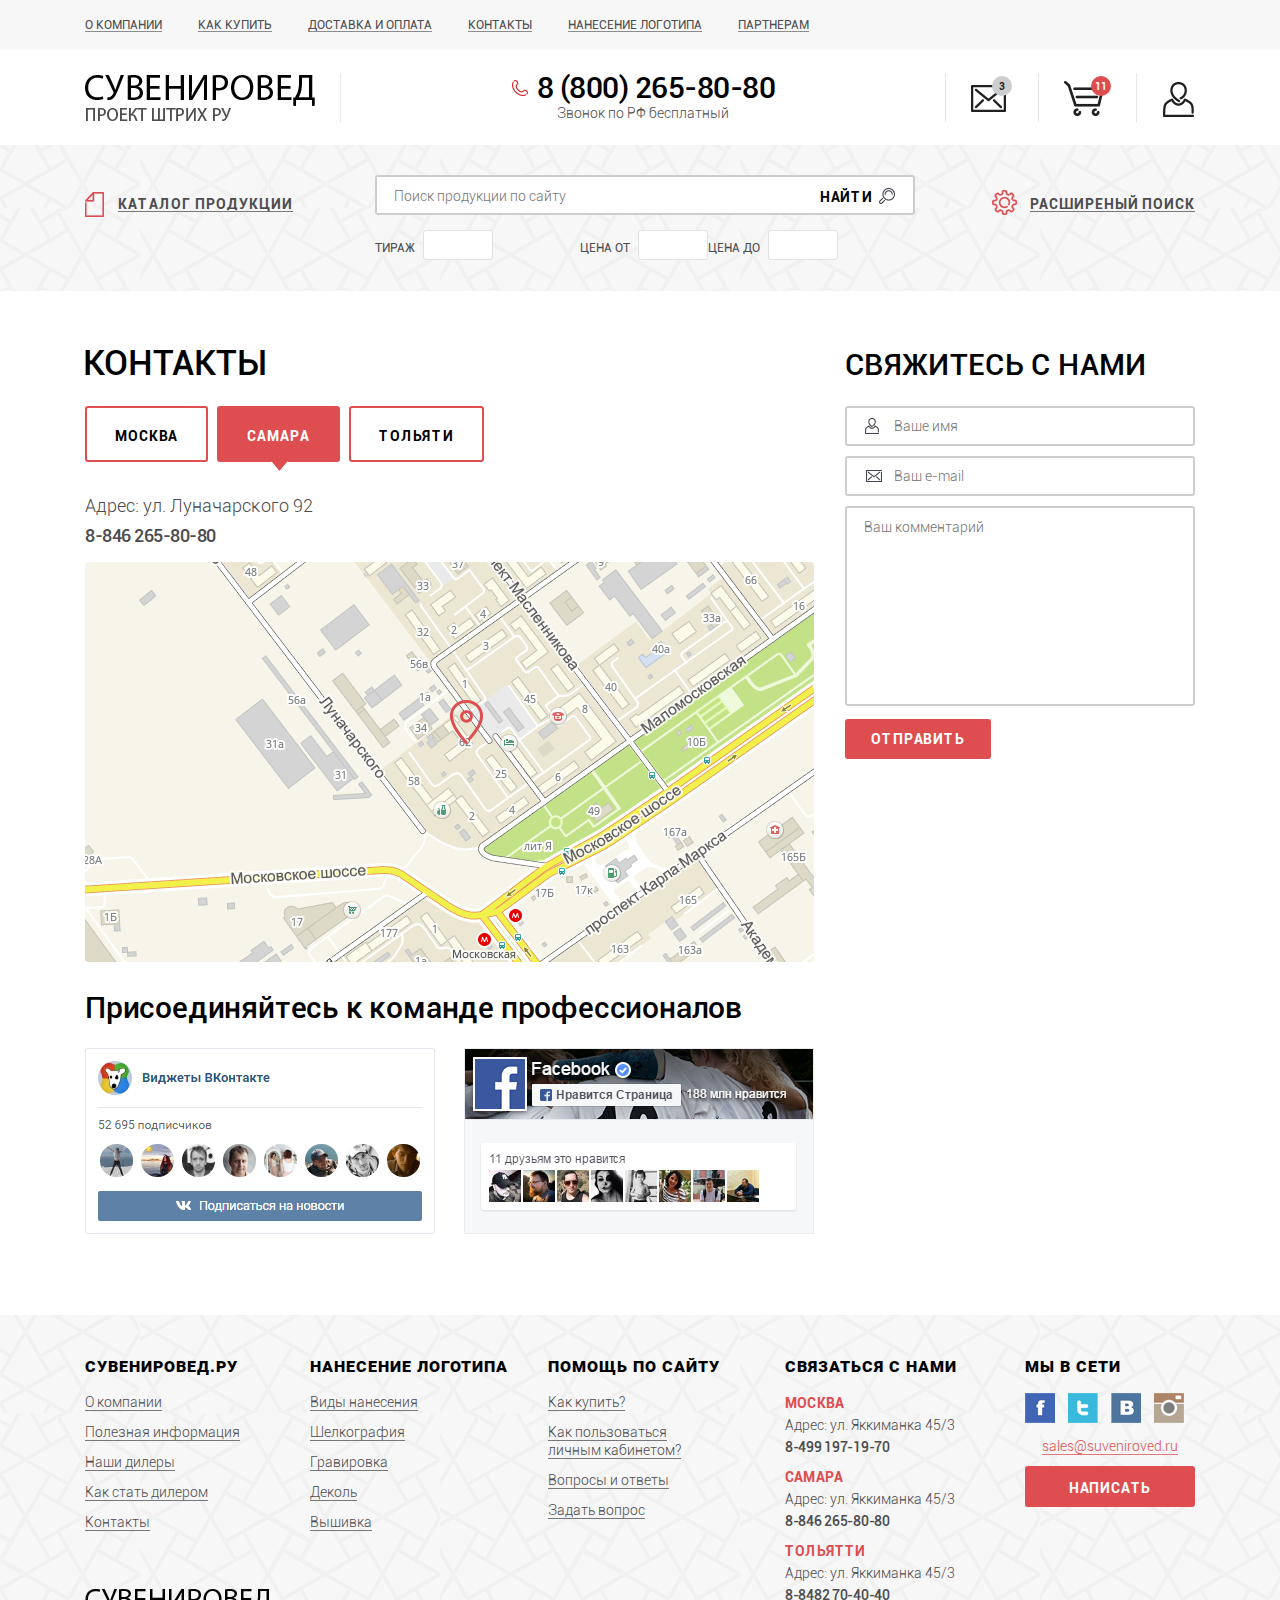
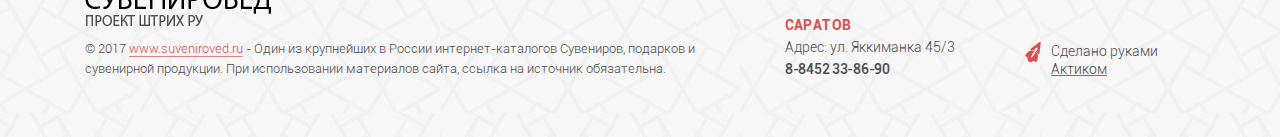
<file: contacts.html>
﻿<!DOCTYPE html>
<html>
<head>
    <title>Сувенировед.ру</title>
    <meta name="viewport" content="width=device-width, initial-scale=1">
    <meta name="format-detection" content="telephone=no"/>
    <meta name="theme-color" content="#de4d4f">
    <meta http-equiv="content-type" content="text/html; charset=utf-8"/>
    <meta name="robots" content="index, follow"/>
    <meta name="keywords" content="Сувенировед.ру"/>
    <meta name="description" content="Сувенировед.ру"/>
    <meta name="apple-mobile-web-app-capable" content="yes"/>
    <link rel="stylesheet" href="css/slick.css" type="text/css">
    <link rel="stylesheet" href="css/slick-theme.css" type="text/css">
    <link rel="stylesheet" href="css/SelectBoxIt.css" type="text/css">
    <link rel="stylesheet" href="css/colorbox.css" type="text/css">
    <link rel="stylesheet" href="css/style.css" type="text/css">
    <script type="text/javascript" src="js/jquery-3.2.1.min.js"></script>
    <script type="text/javascript" src="js/slick.min.js"></script>
    <script type="text/javascript" src="js/selectric.js"></script>
    <script type="text/javascript" src="js/jquery.maskedinput.js"></script>
    <script type="text/javascript" src="js/jquery.colorbox.js"></script>
    <script type="text/javascript" src="js/main.js"></script>

</head>
<body>
<div id="page">

    <header>
        <nav>
            <div class="container">
                <div class="hamburger js-nav-toggle">
                    <span></span>
                </div>
                <ul class="list-nav clearfix js-nav">
                    <li><a href="#">О компании</a></li>
                    <li><a href="#">Как купить</a></li>
                    <li><a href="#">Доставка и оплата</a></li>
                    <li><a href="#">Контакты</a></li>
                    <li><a href="#">Нанесение логотипа</a></li>
                    <li><a href="#">Партнерам</a></li>
                </ul>
            </div>
        </nav>
        <div class="header-bottom">
            <div class="container">
                <div class="logo">
                    <a href="#">
                        <img src="images/logo.png" alt=""/>
                    </a>
                </div>
                <div class="tel-block">
                    <a href="#" class="tel">8 (800) 265-80-80</a>
                    <span class="info">Звонок по РФ бесплатный</span>
                </div>
                <ul class="list-control clearfix">
                    <li class="mail">
                        <a href="#">
                            <span class="cout">3</span>
                        </a>
                    </li>
                    <li class="basket">
                        <a href="#">
                            <span class="cout">11</span>
                        </a>
                    </li>
                    <li class="user">
                        <a href="#"></a>
                    </li>
                </ul>
            </div>
        </div>
    </header>

    <section id="content" class="clearfix">

        <div class="section-search">
            <div class="container">
                <a href="#" class="catalog-btn">КАТАЛОГ ПРОДУКЦИИ</a>
                <div class="search">
                    <form>
                        <div class="search-input">
                            <input type="text" placeholder="Поиск продукции по сайту">
                            <button type="submit" class="sub">НАЙТИ</button>
                        </div>
                        <div class="line">
                            <div class="col">
                                <label>Тираж</label>
                                <input type="text">
                            </div>
                            <div class="col">
                                <label>Цена от</label>
                                <input type="text">
                            </div>
                            <div class="col">
                                <label>Цена до</label>
                                <input type="text">
                            </div>
                        </div>
                    </form>
                </div>
                <a href="#" class="dop-search-btn">РАСШИРЕНЫЙ ПОИСК</a>
            </div>
        </div>

        <div class="section-contact">
            <div class="container">
                <div class="contact-wrap">

                    <div class="contacts-col">
                        <h1>Контакты</h1>
                        <div class="tabs">

                            <ul class="tabs__caption">
                                <li>Москва</li>
                                <li class="active">Самара</li>
                                <li>ТОЛЬЯТИ</li>
                            </ul>

                            <div class="tabs__content">
                                <div class="contact-info-wrap">
                                    <span class="address">Адрес: Москва, ул. Луначарского 92</span>
                                    <a href="#" class="tel">8-846 265-80-80</a>
                                    <div class="map-wrap"></div>
                                    <div class="soc-block">
                                        <h2>Присоединяйтесь к команде профессионалов</h2>
                                        <div class="soc-vk">
                                            <img src="images/image-vk.png" alt=""/>
                                        </div>
                                        <div class="soc-f">
                                            <img src="images/image-f.png" alt=""/>
                                        </div>
                                    </div>
                                </div>
                            </div>

                            <div class="tabs__content active">
                                <div class="contact-info-wrap">
                                    <span class="address">Адрес: ул. Луначарского 92</span>
                                    <a href="#" class="tel">8-846 265-80-80</a>
                                    <div class="map-wrap">
                                        <div id="map"></div>
                                    </div>
                                    <div class="soc-block">
                                        <h2>Присоединяйтесь к команде профессионалов</h2>
                                        <div class="soc-vk">
                                            <img src="images/image-vk.png" alt=""/>
                                        </div>
                                        <div class="soc-f">
                                            <img src="images/image-f.png" alt=""/>
                                        </div>
                                    </div>
                                </div>
                            </div>

                            <div class="tabs__content">
                                <div class="contact-info-wrap">
                                    <span class="address">Адрес: Тольяти, ул. Луначарского 92</span>
                                    <a href="#" class="tel">8-846 265-80-80</a>
                                    <div class="map-wrap"></div>
                                    <div class="soc-block">
                                        <h2>Присоединяйтесь к команде профессионалов</h2>
                                        <div class="soc-vk">
                                            <img src="images/image-vk.png" alt=""/>
                                        </div>
                                        <div class="soc-f">
                                            <img src="images/image-f.png" alt=""/>
                                        </div>
                                    </div>
                                </div>
                            </div>
                        </div>
                    </div>

                    <div class="callback-form">
                        <h2>Свяжитесь с нами</h2>
                        <form>
                            <div class="line">
                                <input type="text" class="name" placeholder="Ваше имя">
                            </div>
                            <div class="line">
                                <input type="text" class="mail" placeholder="Ваш e-mail">
                            </div>
                            <div class="line">
                                <textarea placeholder="Ваш комментарий"></textarea>
                            </div>
                            <div class="line">
                                <button type="submit" class="sub">ОТПРАВИТЬ</button>
                            </div>
                        </form>
                    </div>
                </div>

            </div>
        </div>

    </section>


    <footer>
        <div class="container">
            <div class="footer-left">
                <div class="list-nav">
                    <div class="col">
                        <div class="tit">Сувенировед.ру</div>
                        <ul class="list">
                            <li><a href="#">О компании</a></li>
                            <li><a href="#">Полезная информация</a></li>
                            <li><a href="#">Наши дилеры</a></li>
                            <li><a href="#">Как стать дилером</a></li>
                            <li><a href="#">Контакты</a></li>
                        </ul>
                    </div>
                    <div class="col">
                        <div class="tit">нанесение логотипа</div>
                        <ul class="list">
                            <li><a href="#">Виды нанесения</a></li>
                            <li><a href="#">Шелкография</a></li>
                            <li><a href="#">Гравировка</a></li>
                            <li><a href="#">Деколь</a></li>
                            <li><a href="#">Вышивка</a></li>
                        </ul>
                    </div>
                    <div class="col">
                        <div class="tit">помощь по сайту</div>
                        <ul class="list">
                            <li><a href="#">Как купить?</a></li>
                            <li><a href="#">Как пользоваться
                                            личным кабинетом?</a></li>
                            <li><a href="#">Вопросы и ответы</a></li>
                            <li><a href="#">Задать вопрос</a></li>
                        </ul>
                    </div>
                </div>
            </div>
            <div class="contact">
                <div class="tit">Связаться с нами</div>
                <ul class="list-contact">
                    <li>
                        <div class="city">МОСКВА</div>
                        <p>Адрес: ул. Яккиманка 45/3</p>
                        <span class="tel">8-499 197-19-70</span>
                    </li>
                    <li>
                        <div class="city">САМАРА</div>
                        <p>Адрес: ул. Яккиманка 45/3</p>
                        <span class="tel">8-846 265-80-80</span>
                    </li>
                    <li>
                        <div class="city">ТОЛЬЯТТИ</div>
                        <p>Адрес: ул. Яккиманка 45/3</p>
                        <span class="tel">8-8482 70-40-40</span>
                    </li>
                    <li>
                        <div class="city">САРАТОВ</div>
                        <p>Адрес: ул. Яккиманка 45/3</p>
                        <span class="tel">8-8452 33-86-90</span>
                    </li>
                </ul>
            </div>
            <div class="soc-col">
                <div class="tit">МЫ В СЕТИ</div>
                <ul class="soc-list clearfix">
                    <li>
                        <a href="#">
                            <img src="images/icon-f.png" alt=""/>
                        </a>
                    </li>
                    <li>
                        <a href="#">
                            <img src="images/icon-t.png" alt=""/>
                        </a>
                    </li>
                    <li>
                        <a href="#">
                            <img src="images/icon-vk.png" alt=""/>
                        </a>
                    </li>
                    <li>
                        <a href="#">
                            <img src="images/icon-i.png" alt=""/>
                        </a>
                    </li>
                </ul>
                <div class="mail">
                    <a href="#">sales@suveniroved.ru</a>
                </div>
                <a href="#" class="write-btn">НАПИСАТЬ</a>
            </div>
        </div>
        <div class="container">
            <div class="footer__info">
                <div class="logo">
                    <a href="#">
                        <img src="images/logo2.png" alt=""/>
                    </a>
                </div>
                <div class="copyright">© 2017 <a href="#">www.suveniroved.ru</a> - Один из крупнейших в России интернет-каталогов Сувениров, подарков
                                       и сувенирной продукции. При использовании материалов сайта, ссылка на источник обязательна.</div>
                <div class="dev">Сделано руками<br/>
                    <a href="#">Актиком</a> </div>
            </div>
        </div>
    </footer>
</div>
<script src="http://api-maps.yandex.ru/2.1/?lang=ru_RU" type="text/javascript"></script>
<script type="text/javascript">
    ymaps.ready(init);
    var myMap, myPlacemark;

    function init(){
        myMap = new ymaps.Map ("map", {
            center: [53.2043264,50.158539],
            zoom: 13,
            controls: ['zoomControl']
        });
        myPlacemark = new ymaps.Placemark([53.2043264,50.158539], {
            hintContent: 'Самара, ул. Луначарского 92'
        },{
            iconLayout: 'default#image',
            iconImageHref: '/images/marker.png',
            iconImageSize: [33, 44],
            iconImageOffset: [0, 0]
        });
        myMap.geoObjects.add(myPlacemark);
        myMap.behaviors.disable('scrollZoom');
    }
</script>
</body>
</html>
</file>
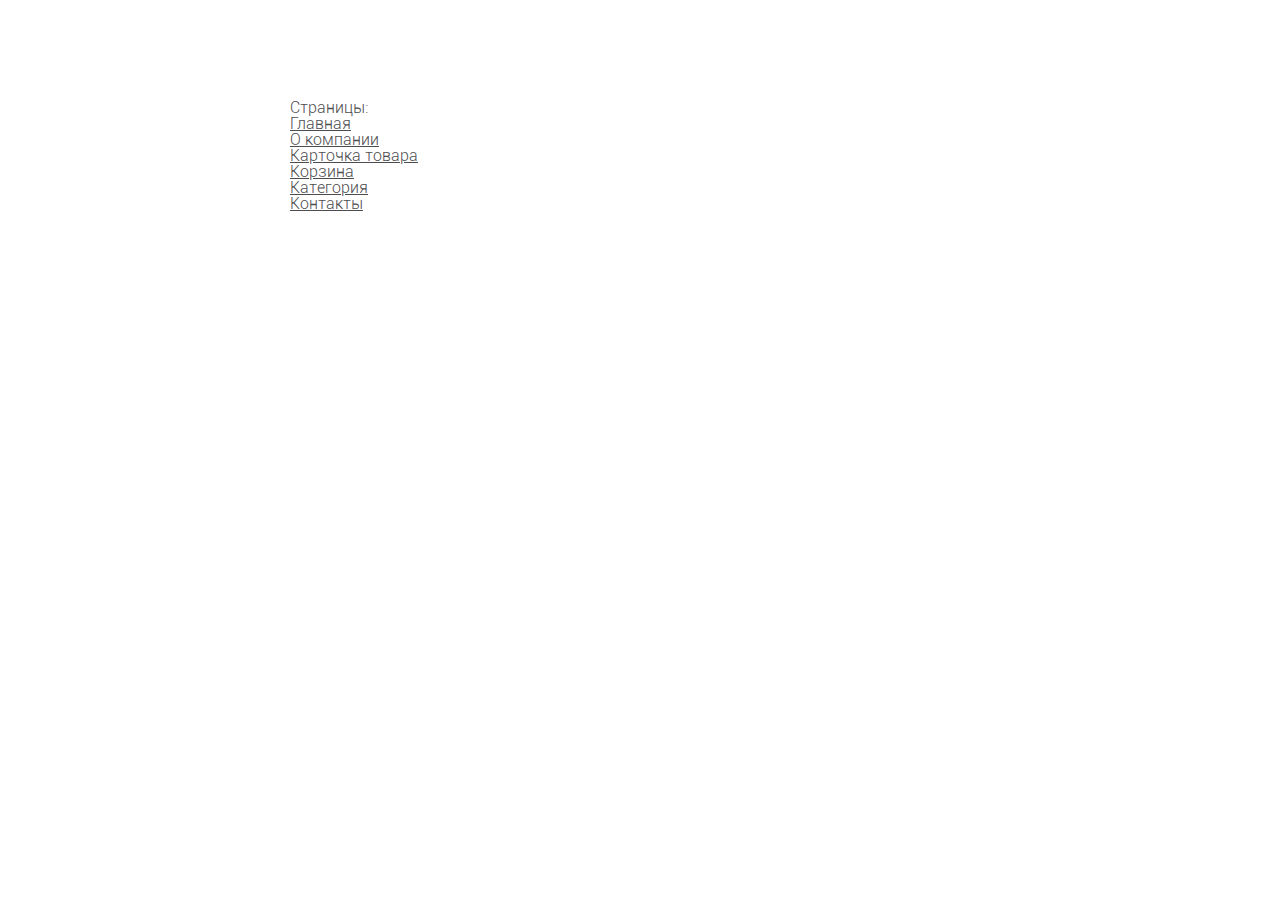
<file: pages.html>
<!DOCTYPE html>
<html>
<head>
   <title>Сувенировед.ру</title>
   <meta name="viewport" content="width=device-width">
   <meta name="format-detection" content="telephone=no"/>
   <meta http-equiv="content-type" content="text/html; charset=utf-8"/>
   <meta name="robots" content="index, follow"/>
   <meta name="keywords" content="Сувенировед.ру"/>
   <meta name="description" content="Сувенировед.ру"/>
   <meta name="apple-mobile-web-app-capable" content="yes"/>
   <meta name="viewport" content="width=device-width, initial-scale=1, maximum-scale=1.0, user-scalable=no">
   <link rel="stylesheet" href="css/slick.css" type="text/css">
   <link rel="stylesheet" href="css/slick-theme.css" type="text/css">
   <link rel="stylesheet" href="css/SelectBoxIt.css" type="text/css">
   <link rel="stylesheet" href="css/colorbox.css" type="text/css">
   <link rel="stylesheet" href="css/style.css" type="text/css">
   <script type="text/javascript" src="js/jquery-3.2.1.min.js"></script>
   <script type="text/javascript" src="js/slick.min.js"></script>
   <script type="text/javascript" src="js/selectric.js"></script>
   <script type="text/javascript" src="js/jquery.maskedinput.js"></script>
   <script type="text/javascript" src="js/jquery.colorbox.js"></script>
   <script type="text/javascript" src="js/main.js"></script>

</head>
<body>

<div style="max-width: 700px; margin: 100px auto">
   <h1>Страницы:</h1>
   <ul>
      <li><a href="index.html">Главная</a></li>
      <li><a href="about.html">О компании</a></li>
      <li><a href="card_object.html">Карточка товара</a></li>
      <li><a href="cart.html">Корзина</a></li>
      <li><a href="category.html">Категория</a></li>
      <li><a href="contacts.html">Контакты</a></li>
   </ul>
</div>

</body>
</html>
</file>
<file: css/colorbox.css>
/*
    Colorbox Core Style:
    The following CSS is consistent between example themes and should not be altered.
*/
#colorbox, #cboxOverlay, #cboxWrapper{position:absolute; top:0; left:0; z-index:9999; overflow:hidden; -webkit-transform: translate3d(0,0,0);}
#cboxWrapper {max-width:none;}
#cboxOverlay{position:fixed; width:100%; height:100%;}
#cboxMiddleLeft, #cboxBottomLeft{clear:left;}
#cboxContent{position:relative;}
#cboxLoadedContent{overflow:auto; -webkit-overflow-scrolling: touch;}
#cboxTitle{margin:0;}
#cboxLoadingOverlay, #cboxLoadingGraphic{position:absolute; top:0; left:0; width:100%; height:100%;}
#cboxPrevious, #cboxNext, #cboxClose, #cboxSlideshow{cursor:pointer;}
.cboxPhoto{float:left; margin:auto; border:0; display:block; max-width:none; -ms-interpolation-mode:bicubic;}
.cboxIframe{width:100%; height:100%; display:block; border:0; padding:0; margin:0;}
#colorbox, #cboxContent, #cboxLoadedContent{box-sizing:content-box; -moz-box-sizing:content-box; -webkit-box-sizing:content-box;}

/* 
    User Style:
    Change the following styles to modify the appearance of Colorbox.  They are
    ordered & tabbed in a way that represents the nesting of the generated HTML.
*/
#cboxOverlay{    background: rgba(0,0,0,.7); }
#colorbox{outline:0;}
    #cboxTopLeft{width:21px; height:21px; background:url(../images/controls.png) no-repeat -101px 0;}
    #cboxTopRight{width:21px; height:21px; background:url(../images/controls.png) no-repeat -130px 0;}
    #cboxBottomLeft{width:21px; height:21px; background:url(../images/controls.png) no-repeat -101px -29px;}
    #cboxBottomRight{width:21px; height:21px; background:url(../images/controls.png) no-repeat -130px -29px;}
    #cboxMiddleLeft{width:21px; background:url(../images/controls.png) left top repeat-y;}
    #cboxMiddleRight{width:21px; background:url(../images/controls.png) right top repeat-y;}
    #cboxTopCenter{height:21px; background:url(../images/border.png) 0 0 repeat-x;}
    #cboxBottomCenter{height:21px; background:url(../images/border.png) 0 -29px repeat-x;}
    #cboxContent{background:#fff; overflow:hidden;}
        .cboxIframe{background:#fff;}
        #cboxError{padding:50px; border:1px solid #ccc;}
        #cboxLoadedContent{margin-bottom:28px;}
        #cboxTitle{position:absolute; bottom:4px; left:0; text-align:center; width:100%; color:#949494;}
        #cboxCurrent{position:absolute; bottom:4px; left:58px; color:#949494;}
        #cboxLoadingOverlay{background:url(../images/loading_background.png) no-repeat center center;}
        #cboxLoadingGraphic{background:url(../images/loading.gif) no-repeat center center;}

        /* these elements are buttons, and may need to have additional styles reset to avoid unwanted base styles */
        #cboxPrevious, #cboxNext, #cboxSlideshow, #cboxClose {border:0; padding:0; margin:0; overflow:visible; width:auto; background:none; }
        
        /* avoid outlines on :active (mouseclick), but preserve outlines on :focus (tabbed navigating) */
        #cboxPrevious:active, #cboxNext:active, #cboxSlideshow:active, #cboxClose:active {outline:0;}

        #cboxSlideshow{position:absolute; bottom:4px; right:30px; color:#0092ef;}
        #cboxPrevious{position:absolute; bottom:0; left:0; background:url(../images/controls.png) no-repeat -75px 0; width:25px; height:25px; text-indent:-9999px;}
        #cboxPrevious:hover{background-position:-75px -25px;}
        #cboxNext{position:absolute; bottom:0; left:27px; background:url(../images/controls.png) no-repeat -50px 0; width:25px; height:25px; text-indent:-9999px;}
        #cboxNext:hover{background-position:-50px -25px;}
        #cboxClose{position:absolute; bottom:0; right:0; background:url(../images/controls.png) no-repeat -25px 0; width:25px; height:25px; text-indent:-9999px;}
        #cboxClose:hover{background-position:-25px -25px;}

/*
  The following fixes a problem where IE7 and IE8 replace a PNG's alpha transparency with a black fill
  when an alpha filter (opacity change) is set on the element or ancestor element.  This style is not applied to or needed in IE9.
  See: http://jacklmoore.com/notes/ie-transparency-problems/
*/
.cboxIE #cboxTopLeft,
.cboxIE #cboxTopCenter,
.cboxIE #cboxTopRight,
.cboxIE #cboxBottomLeft,
.cboxIE #cboxBottomCenter,
.cboxIE #cboxBottomRight,
.cboxIE #cboxMiddleLeft,
.cboxIE #cboxMiddleRight {
    filter: progid:DXImageTransform.Microsoft.gradient(startColorstr=#00FFFFFF,endColorstr=#00FFFFFF);
}
</file>
<file: css/style.css>
html, body, div, span, applet, object, iframe, h1, h2, h3, h4, h5, h6, p, blockquote, pre, a, abbr, acronym, address, big, cite, code, del, dfn, em, img, ins, kbd, q, s, samp, small, strike, strong, sub, sup, tt, var, b, u, i, center, dl, dt, dd, ol, ul, li, fieldset, form, label, legend, table, caption, tbody, tfoot, thead, tr, th, td, article, aside, canvas, details, embed, figure, figcaption, footer, header, hgroup, menu, nav, output, ruby, section, summary, time, mark, audio, video {
  margin: 0;
  padding: 0;
  border: 0;
  font: inherit;
  font-size: 100%;
  vertical-align: baseline; }

html {
  line-height: 1; }

ol, ul {
  list-style: none; }

table {
  border-collapse: collapse;
  border-spacing: 0; }

caption, th, td {
  text-align: left;
  font-weight: normal;
  vertical-align: middle; }

q, blockquote {
  quotes: none; }

q:before, q:after {
  content: "";
  content: none; }

blockquote:before, blockquote:after {
  content: "";
  content: none; }

a {
  font-family: "Roboto-Light";
  font-size: 16px;
  color: #4d4d4f; }
  a img {
    border: none; }

article, aside, details, figcaption, figure, footer, header, hgroup, main, menu, nav, section, summary {
  display: block; }

input[type='text'], input[type='tel'], input[type='email'], input[type='password'] {
  border: 1px solid #d9d4d3;
  font-family: "Roboto-Light";
  font-size: 16px;
  color: #4d4d4f;
  resize: none;
  padding: 0 10px; }

textarea, select {
  border: 1px solid #d9d4d3;
  font-family: "Roboto-Light";
  font-size: 16px;
  color: #4d4d4f;
  resize: none;
  padding: 0 10px; }

input[type='text'].error, input[type='tel'].error, input[type='email'].error, input[type='password'].error {
  border-color: red; }

textarea.error, select.error {
  border-color: red; }

* {
  -webkit-box-sizing: border-box;
  -moz-box-sizing: border-box;
  box-sizing: border-box;
  margin: 0;
  padding: 0;
  outline: 0; }
  *:before, *:after {
    -webkit-box-sizing: border-box;
    -moz-box-sizing: border-box;
    box-sizing: border-box;
    margin: 0;
    padding: 0;
    outline: 0; }

@font-face {
  font-family: "Roboto-Regular";
  src: url("../fonts/RobotoR/Roboto-Regular.eot?#iefix") format("embedded-opentype"), url("../fonts/RobotoR/Roboto-Regular.woff") format("woff"), url("../fonts/RobotoR/Roboto-Regular.ttf") format("truetype"), url("../fonts/RobotoR/Roboto-Regular.svg#Roboto-Regular") format("svg");
  font-weight: normal;
  font-style: normal; }
@font-face {
  font-family: "Roboto-Bold";
  src: url("../fonts/RobotoB/Roboto-Bold.eot?#iefix") format("embedded-opentype"), url("../fonts/RobotoB/Roboto-Bold.woff") format("woff"), url("../fonts/RobotoB/Roboto-Bold.ttf") format("truetype"), url("../fonts/RobotoB/Roboto-Bold.svg#Roboto-Bold") format("svg");
  font-weight: normal;
  font-style: normal; }
@font-face {
  font-family: "Roboto-Medium";
  src: url("../fonts/RobotoM/Roboto-Medium.eot?#iefix") format("embedded-opentype"), url("../fonts/RobotoM/Roboto-Medium.woff") format("woff"), url("../fonts/RobotoM/Roboto-Medium.ttf") format("truetype"), url("../fonts/RobotoM/Roboto-Medium.svg#Roboto-Medium") format("svg");
  font-weight: normal;
  font-style: normal; }
@font-face {
  font-family: "Roboto-Light";
  src: url("../fonts/RobotoL/Roboto-Light.eot?#iefix") format("embedded-opentype"), url("../fonts/RobotoL/Roboto-Light.woff") format("woff"), url("../fonts/RobotoL/Roboto-Light.ttf") format("truetype"), url("../fonts/RobotoL/Roboto-Light.svg#Roboto-Light") format("svg");
  font-weight: normal;
  font-style: normal; }
@font-face {
  font-family: "BebasNeueRegular";
  src: url("../fonts/BebasNeueRegular/BebasNeueRegular.eot?#iefix") format("embedded-opentype"), url("../fonts/BebasNeueRegular/BebasNeueRegular.otf") format("opentype"), url("../fonts/BebasNeueRegular/BebasNeueRegular.woff") format("woff"), url("../fonts/BebasNeueRegular/BebasNeueRegular.ttf") format("truetype"), url("../fonts/BebasNeueRegular/BebasNeueRegular.svg#BebasNeueRegular") format("svg");
  font-weight: normal;
  font-style: normal; }
@font-face {
  font-family: "Roboto-Black";
  src: url("../fonts/RobotoBlack/Roboto-Black.eot?#iefix") format("embedded-opentype"), url("../fonts/RobotoBlack/Roboto-Black.woff") format("woff"), url("../fonts/RobotoBlack/Roboto-Black.ttf") format("truetype"), url("../fonts/RobotoBlack/Roboto-Black.svg#Roboto-Black") format("svg");
  font-weight: normal;
  font-style: normal; }
.clearfix:after {
  content: "";
  display: table;
  width: 100%; }

body {
  min-width: 320px;
  font-family: "Roboto-Light";
  font-size: 16px;
  color: #4d4d4f;
  background-color: #ffffff; }
  body.is-locked {
    position: fixed;
    top: 0;
    left: 0;
    right: 0;
    height: 100%;
    overflow: hidden; }

.container {
  max-width: 1140px;
  margin: 0 auto;
  padding: 0 15px; }
  @media only screen and (max-width: 767px) {
    .container {
      padding: 0 10px; } }

.hamburger {
  display: none;
  position: absolute;
  top: 16px;
  right: 10px;
  margin: 0;
  padding: 0;
  width: 40px;
  height: 32px;
  font-size: 0;
  appearance: none;
  box-shadow: none;
  border-radius: none;
  border: none;
  cursor: pointer;
  z-index: 300;
  transition: background 0.3s;
  backface-visibility: hidden;
  -webkit-tap-highlight-color: transparent; }
  .hamburger span {
    display: block;
    position: absolute;
    top: 13px;
    left: 2px;
    right: 2px;
    height: 4px;
    background: #de4d4f;
    transition: background 0s 0.3s; }
    .hamburger span::after, .hamburger span::before {
      position: absolute;
      display: block;
      left: 0;
      width: 100%;
      height: 4px;
      background-color: #de4d4f;
      content: ""; }
    .hamburger span::before {
      top: -10px;
      transition: top 0.3s ease 0.3s, transform 0.3s ease 0s; }
    .hamburger span::after {
      bottom: -10px;
      transition: bottom 0.3s ease 0.3s, transform 0.3s ease 0s; }
  .hamburger.is-active span {
    background: none; }
    .hamburger.is-active span::before {
      top: 0;
      transform: rotate(45deg);
      transition: top 0.3s ease 0s, transform 0.3s ease 0.3s; }
    .hamburger.is-active span::after {
      bottom: 0;
      transform: rotate(-45deg);
      transition: bottom 0.3s ease 0s, transform 0.3s ease 0.3s; }
  @media only screen and (max-width: 767px) {
    .hamburger {
      display: block; } }

header nav {
  height: 50px;
  background-color: #f7f7f7; }
  @media only screen and (max-width: 767px) {
    header nav {
      height: 60px; } }
  header nav ul.list-nav {
    padding-top: 16px; }
    @media only screen and (max-width: 1023px) {
      header nav ul.list-nav {
        display: flex;
        justify-content: space-around; }
        header nav ul.list-nav::after {
          display: none; } }
    @media only screen and (max-width: 767px) {
      header nav ul.list-nav {
        display: none;
        position: fixed;
        top: 60px;
        left: 0;
        right: 0;
        bottom: 0;
        z-index: 100;
        padding: 0;
        flex-direction: column;
        justify-content: center;
        background: #f7f7f7;
        overflow: auto; } }
    header nav ul.list-nav li {
      float: left;
      margin-right: 36px; }
      @media only screen and (max-width: 1023px) {
        header nav ul.list-nav li {
          float: none;
          margin-right: 0; } }
      header nav ul.list-nav li:nth-last-child(1) {
        margin-right: 0; }
      header nav ul.list-nav li a {
        font-family: "Roboto-Regular";
        font-size: 12px;
        color: #4d4d4f;
        display: inline-block;
        text-decoration: none;
        text-transform: uppercase;
        border-bottom: 1px solid #8c8c8e;
        -moz-transition: all 0.2s ease-in-out;
        -o-transition: all 0.2s ease-in-out;
        -webkit-transition: all 0.2s ease-in-out;
        transition: all 0.2s ease-in-out; }
        @media only screen and (max-width: 767px) {
          header nav ul.list-nav li a {
            display: block;
            font-size: 22px;
            border-bottom: 0;
            padding: 15px;
            text-align: center;
            color: #de4d4f; } }
        header nav ul.list-nav li a:hover {
          border-bottom-color: transparent; }
header .header-bottom {
  background-color: #ffffff; }

.header-bottom {
  padding: 17px 0; }
  @media only screen and (max-width: 1023px) {
    .header-bottom {
      padding: 14px 0; } }
  @media only screen and (max-width: 767px) {
    .header-bottom {
      position: relative;
      padding: 15px 0; } }
  .header-bottom .container {
    text-align: justify;
    line-height: 0;
    font-size: 0;
    text-justify: newspaper;
    zoom: 1;
    text-align-last: justify; }
    .header-bottom .container:after {
      content: "";
      display: inline-block;
      width: 100%;
      height: 0px;
      visibility: hidden;
      overflow: hidden; }
    @media only screen and (max-width: 767px) {
      .header-bottom .container {
        text-align: center; } }
  .header-bottom .logo {
    display: inline-block;
    vertical-align: middle; }
    @media only screen and (max-width: 1023px) {
      .header-bottom .logo {
        width: 190px; } }
    @media only screen and (max-width: 767px) {
      .header-bottom .logo {
        position: absolute;
        top: -45px;
        left: 10px;
        z-index: 101; } }
    .header-bottom .logo a {
      display: block; }
    .header-bottom .logo img {
      display: block;
      width: 100%; }
      @media only screen and (max-width: 1023px) {
        .header-bottom .logo img {
          transform: translate3d(0, 0, 0); } }
  .header-bottom .tel-block {
    display: inline-block;
    vertical-align: middle;
    text-align: center;
    -ms-text-align-last: center;
    text-align-last: center;
    padding-top: 21px; }
    @media only screen and (max-width: 767px) {
      .header-bottom .tel-block {
        padding: 15px 0 10px;
        width: 100%; } }
    .header-bottom .tel-block a.tel {
      font-family: "Roboto-Medium";
      font-size: 30px;
      color: #000000;
      text-decoration: none;
      position: relative;
      letter-spacing: -0.5px;
      margin-left: 26px; }
      @media only screen and (max-width: 1023px) {
        .header-bottom .tel-block a.tel {
          font-size: 23px; } }
      .header-bottom .tel-block a.tel:before {
        content: "";
        width: 16px;
        height: 16px;
        background: url(../images/icon-tel.png) no-repeat;
        position: absolute;
        top: calc(50% - 8px);
        left: -25px; }
    .header-bottom .tel-block span.info {
      font-family: "Roboto-Light";
      font-size: 14px;
      color: #4d4d4f;
      display: block;
      line-height: 30px; }
  .header-bottom ul.list-control {
    display: inline-block;
    vertical-align: middle; }
    .header-bottom ul.list-control li {
      float: left;
      width: 93px;
      height: 49px;
      border-left: 1px solid #e6e7e8; }
      .header-bottom ul.list-control li.user {
        width: 59px; }
        @media only screen and (max-width: 767px) {
          .header-bottom ul.list-control li.user {
            width: 83px;
            border-right: 1px solid #e6e7e8; } }
      .header-bottom ul.list-control li.basket {
        width: 98px; }
      .header-bottom ul.list-control li a {
        display: block;
        height: 49px;
        cursor: pointer;
        text-decoration: none;
        position: relative; }
      .header-bottom ul.list-control li.user a {
        background: url(../images/icon-user.png) no-repeat;
        background-position: 26px 9px; }
      .header-bottom ul.list-control li.basket a {
        background: url(../images/icon-basket.png) no-repeat;
        background-position: 25px 8px; }
      .header-bottom ul.list-control li.mail a {
        background: url(../images/icon-mail.png) no-repeat;
        background-position: 25px 12px; }
      .header-bottom ul.list-control li.basket a .cout {
        width: 20px;
        height: 20px;
        border-radius: 50%;
        background-color: #de4d4f;
        text-align: center;
        -ms-text-align-last: center;
        text-align-last: center;
        font-family: "Roboto-Bold";
        font-size: 10px;
        color: #ffffff;
        line-height: 21px;
        position: absolute;
        top: 3px;
        right: 25px; }
      .header-bottom ul.list-control li.mail a .cout {
        width: 20px;
        height: 20px;
        border-radius: 50%;
        background-color: #cbcdce;
        text-align: center;
        font-family: "Roboto-Bold";
        font-size: 10px;
        color: #221f20;
        -ms-text-align-last: center;
        text-align-last: center;
        line-height: 21px;
        position: absolute;
        top: 3px;
        right: 26px; }

.screen {
  background: url("../images/m-slider_bg.jpg") no-repeat 50% 50%/cover; }
  @media only screen and (max-width: 767px) {
    .screen {
      padding: 0 0 20px; } }
  .screen__img {
    float: right;
    width: 56.07477%;
    padding-top: 34.6%;
    background-repeat: no-repeat;
    background-size: cover;
    background-position: top center; }
    @media only screen and (max-width: 767px) {
      .screen__img {
        float: none;
        margin: 0 auto;
        width: 100%;
        padding-top: 63%; } }

.slider.slider-main {
  padding: 0 20px; }
  @media only screen and (max-width: 1023px) {
    .slider.slider-main {
      padding: 0 15px; } }
  @media only screen and (max-width: 767px) {
    .slider.slider-main {
      padding: 0 20px; } }
  .slider.slider-main .slide {
    overflow: hidden;
    position: relative; }
    @media only screen and (max-width: 1023px) {
      .slider.slider-main .slide {
        padding: 40px 0 0; } }
    @media only screen and (max-width: 767px) {
      .slider.slider-main .slide {
        text-align: center;
        padding: 20px 0 0; } }
  .slider.slider-main .slick-prev {
    width: 19px;
    height: 29px;
    background: url(../images/arrow.png) left center no-repeat;
    border-radius: 0;
    -webkit-transform: translate(0, 0);
    -ms-transform: translate(0, 0);
    transform: translate(0, 0);
    position: absolute;
    top: calc(50% + 6px);
    left: 0; }
    @media only screen and (max-width: 1023px) {
      .slider.slider-main .slick-prev {
        left: -9px; } }
  .slider.slider-main .slick-next {
    width: 19px;
    height: 29px;
    background: url(../images/arrow.png) right center no-repeat;
    border-radius: 0;
    -webkit-transform: translate(0, 0);
    -ms-transform: translate(0, 0);
    transform: translate(0, 0);
    position: absolute;
    top: calc(50% + 6px);
    right: 0; }
    @media only screen and (max-width: 1023px) {
      .slider.slider-main .slick-next {
        right: -9px; } }
  .slider.slider-main .slide .text {
    max-width: 500px;
    position: absolute;
    top: 50%;
    transform: translateY(-50%);
    left: 74px; }
    @media only screen and (max-width: 1200px) {
      .slider.slider-main .slide .text {
        left: 20px; } }
    @media only screen and (max-width: 1023px) {
      .slider.slider-main .slide .text {
        left: 10px;
        max-width: 400px; } }
    @media only screen and (max-width: 767px) {
      .slider.slider-main .slide .text {
        position: static;
        transform: none;
        margin: 0 auto; } }
    .slider.slider-main .slide .text h2 {
      font-family: "BebasNeueRegular";
      font-size: 45px;
      color: #000000;
      text-transform: uppercase;
      margin-bottom: 13px; }
      @media only screen and (max-width: 1023px) {
        .slider.slider-main .slide .text h2 {
          margin-bottom: 0;
          font-size: 40px; } }
      .slider.slider-main .slide .text h2 span {
        color: #de4d4f; }
    .slider.slider-main .slide .text p {
      font-family: "Roboto-Light";
      font-size: 16px;
      color: #4d4d4f;
      line-height: 28px; }
      @media only screen and (max-width: 1023px) {
        .slider.slider-main .slide .text p {
          font-size: 15px; } }
    .slider.slider-main .slide .text a.more-btn {
      display: block;
      width: 172px;
      height: 45px;
      border-radius: 3px;
      border: 2px solid #de4d4f;
      text-decoration: none;
      text-transform: uppercase;
      font-family: "Roboto-Bold";
      font-size: 14px;
      color: #000000;
      line-height: 45px;
      padding-left: 28px;
      letter-spacing: 1px;
      position: relative;
      margin-left: 1px;
      margin-top: 21px;
      text-align: left; }
      @media only screen and (max-width: 1023px) {
        .slider.slider-main .slide .text a.more-btn {
          margin-top: 5px; } }
      @media only screen and (max-width: 767px) {
        .slider.slider-main .slide .text a.more-btn {
          margin: 15px auto 0; } }
      .slider.slider-main .slide .text a.more-btn:after {
        content: "";
        width: 14px;
        height: 16px;
        background: url(../images/icon-right.png) no-repeat;
        position: absolute;
        top: calc(50% - 7px);
        right: 27px;
        -moz-transition: all 0.3s ease-in-out;
        -o-transition: all 0.3s ease-in-out;
        -webkit-transition: all 0.3s ease-in-out;
        transition: all 0.3s ease-in-out; }
      .slider.slider-main .slide .text a.more-btn:hover:after {
        -webkit-transform: translate3d(10px, 0px, 0px);
        -moz-transform: translate3d(10px, 0px, 0px);
        -ms-transform: translate3d(10px, 0px, 0px);
        transform: translate3d(10px, 0px, 0px); }

.section-search {
  padding: 0 0 27px;
  background: url(../images/search-bg.jpg) top center; }
  @media only screen and (max-width: 1023px) {
    .section-search {
      padding: 20px 0; } }
  .section-search .container {
    display: flex;
    align-items: center;
    justify-content: space-between; }
    @media only screen and (max-width: 1023px) {
      .section-search .container {
        flex-direction: column; } }
  .section-search .catalog-btn {
    font-family: "Roboto-Bold";
    font-size: 14px;
    color: #4d4d4f;
    letter-spacing: 1px;
    text-decoration: none;
    text-transform: uppercase;
    margin-left: 33px;
    padding-bottom: 0;
    position: relative;
    border-bottom: 1px solid #777779;
    -moz-transition: all 0.2s ease-in-out;
    -o-transition: all 0.2s ease-in-out;
    -webkit-transition: all 0.2s ease-in-out;
    transition: all 0.2s ease-in-out; }
    @media only screen and (max-width: 1023px) {
      .section-search .catalog-btn {
        float: none;
        margin-top: 0;
        order: 2;
        align-self: flex-start; } }
    @media only screen and (max-width: 767px) {
      .section-search .catalog-btn {
        align-self: center;
        order: 3; } }
    .section-search .catalog-btn:hover {
      border-bottom-color: transparent; }
    .section-search .catalog-btn:before {
      content: "";
      width: 19px;
      height: 25px;
      background: url(../images/icon-list.png) no-repeat;
      position: absolute;
      top: calc(50% - 12px);
      left: -33px; }
  .section-search .dop-search-btn {
    font-family: "Roboto-Bold";
    font-size: 14px;
    color: #4d4d4f;
    letter-spacing: 0.9px;
    text-decoration: none;
    text-transform: uppercase;
    margin-left: 33px;
    padding-bottom: 0;
    position: relative;
    border-bottom: 1px solid #777779;
    -moz-transition: all 0.2s ease-in-out;
    -o-transition: all 0.2s ease-in-out;
    -webkit-transition: all 0.2s ease-in-out;
    transition: all 0.2s ease-in-out; }
    @media only screen and (max-width: 1023px) {
      .section-search .dop-search-btn {
        margin-top: -15px;
        order: 3;
        align-self: flex-end; } }
    @media only screen and (max-width: 767px) {
      .section-search .dop-search-btn {
        align-self: center;
        margin: 0 0 20px 32px;
        order: 2; } }
    .section-search .dop-search-btn:hover {
      border-bottom-color: transparent; }
    .section-search .dop-search-btn:before {
      content: "";
      width: 25px;
      height: 25px;
      background: url(../images/icon-option.png) no-repeat;
      position: absolute;
      top: calc(50% - 14px);
      left: -38px; }
  .section-search .search {
    flex: 0 1 540px;
    margin: 30px 0 0; }
    @media only screen and (max-width: 1023px) {
      .section-search .search {
        margin: 0 0 15px;
        order: 1;
        flex: 0 1 auto;
        max-width: 540px;
        width: 100%; } }
    .section-search .search .search-input {
      height: 40px;
      border: 2px solid #cbcdce;
      background-color: #fff;
      border-radius: 3px;
      overflow: hidden;
      margin-bottom: 15px; }
      .section-search .search .search-input input {
        width: calc(100% - 110px);
        height: 38px;
        padding: 0 17px;
        font-family: "Roboto-Light";
        font-size: 14px;
        color: #4d4d4f;
        border: none;
        outline: none; }
        @media only screen and (max-width: 767px) {
          .section-search .search .search-input input {
            width: calc(100% - 80px);
            padding: 0 10px; } }
        .section-search .search .search-input input::-webkit-input-placeholder, .section-search .search .search-input input::-moz-placeholder, .section-search .search .search-input input:-moz-placeholder, .section-search .search .search-input input:-ms-input-placeholder {
          color: #4d4d4f; }
      .section-search .search .search-input button.sub {
        float: right;
        display: inline-block;
        font-family: "Roboto-Bold";
        font-size: 14px;
        color: #000000;
        letter-spacing: 0.8px;
        line-height: 12px;
        text-transform: uppercase;
        background: transparent;
        border: none;
        outline: none;
        cursor: pointer;
        position: relative;
        margin: 14px 40px 0 0;
        border-bottom: 1px solid transparent;
        -moz-transition: all 0.2s ease-in-out;
        -o-transition: all 0.2s ease-in-out;
        -webkit-transition: all 0.2s ease-in-out;
        transition: all 0.2s ease-in-out; }
        @media only screen and (max-width: 1023px) {
          .section-search .search .search-input button.sub {
            margin: 14px 28px 0 0; } }
        .section-search .search .search-input button.sub:hover {
          border-bottom-color: #000; }
        .section-search .search .search-input button.sub:after {
          content: "";
          width: 16px;
          height: 16px;
          background: url(../images/icon-search.png) no-repeat;
          position: absolute;
          top: calc(50% - 9px);
          right: -22px; }
    .section-search .search .line {
      display: inline-block;
      width: 100%; }
      @media only screen and (max-width: 1023px) {
        .section-search .search .line {
          display: flex;
          justify-content: space-between; } }
      @media only screen and (max-width: 767px) {
        .section-search .search .line {
          align-items: center;
          flex-direction: column; } }
      .section-search .search .line .col {
        float: left; }
        @media only screen and (max-width: 767px) {
          .section-search .search .line .col {
            min-width: 150px;
            display: flex;
            justify-content: space-between; }
            .section-search .search .line .col:not(:first-child) {
              margin-top: 5px; } }
        .section-search .search .line .col:nth-child(1) {
          margin-right: 87px; }
          @media only screen and (max-width: 1023px) {
            .section-search .search .line .col:nth-child(1) {
              margin-right: 0; } }
        .section-search .search .line .col label {
          display: inline-block;
          font-family: "Roboto-Regular";
          font-size: 12px;
          color: #4d4d4f;
          line-height: 30px;
          text-transform: uppercase;
          margin-right: 4px;
          position: relative;
          top: 2px; }
        .section-search .search .line .col input {
          width: 70px;
          height: 30px;
          border-radius: 3px;
          outline: none;
          border: 1px solid #e0e1e2;
          background-color: #fff;
          text-align: center;
          font-family: "Roboto-Light";
          font-size: 14px;
          color: #4d4d4f; }

.section-product {
  padding: 67px 0 3px 0; }
  @media only screen and (max-width: 1023px) {
    .section-product {
      padding: 35px 0 15px 0; } }
  .section-product h2 {
    font-family: "Roboto-Regular";
    font-size: 35px;
    color: #000000;
    text-transform: uppercase;
    text-align: center;
    letter-spacing: 0.35px;
    margin-bottom: 24px; }
    @media only screen and (max-width: 1200px) {
      .section-product h2 {
        font-size: 33px; } }
    @media only screen and (max-width: 1023px) {
      .section-product h2 {
        margin: 0 -10px 20px;
        font-size: 25px; } }
    @media only screen and (max-width: 767px) {
      .section-product h2 {
        letter-spacing: 0;
        margin: 0 0 20px; } }

.tabs__content {
  display: none; }
  .tabs__content.active {
    display: block; }

ul.tabs__caption {
  display: inline-block;
  width: 100%;
  text-align: center; }
  ul.tabs__caption li {
    border: 2px solid #de4d4f;
    border-radius: 3px;
    height: 39px;
    padding: 0 27px;
    font-family: "Roboto-Bold";
    font-size: 14px;
    color: #000000;
    line-height: 38px;
    letter-spacing: 0.9px;
    text-transform: uppercase;
    cursor: pointer;
    -moz-transition: all 0.2s ease-in-out;
    -o-transition: all 0.2s ease-in-out;
    -webkit-transition: all 0.2s ease-in-out;
    transition: all 0.2s ease-in-out;
    display: inline-block;
    margin: 0 6px;
    position: relative; }
    @media only screen and (max-width: 767px) {
      ul.tabs__caption li {
        margin: 0 0 15px; } }
    ul.tabs__caption li.active {
      color: #fff;
      background-color: #de4d4f; }
    ul.tabs__caption li:after {
      content: "";
      width: 19px;
      height: 11px;
      background: url(../images/icon.png) no-repeat;
      position: absolute;
      top: 100%;
      left: calc(50% - 9px);
      opacity: 0;
      -moz-transition: all 0.2s ease-in-out;
      -o-transition: all 0.2s ease-in-out;
      -webkit-transition: all 0.2s ease-in-out;
      transition: all 0.2s ease-in-out; }
    ul.tabs__caption li.active:after {
      opacity: 1; }

.category-list {
  display: inline-block;
  width: 100%;
  display: -webkit-flex;
  display: -ms-flexbox;
  display: flex;
  -webkit-flex-wrap: wrap;
  -ms-flex-wrap: wrap;
  flex-wrap: wrap;
  padding: 27px 0; }
  @media only screen and (max-width: 1023px) {
    .category-list {
      justify-content: center;
      padding: 20px 0 5px; } }
  @media only screen and (max-width: 767px) {
    .category-list {
      padding: 10px 0 5px; } }
  .category-list .item {
    display: inline-block;
    width: calc(100% / 6);
    text-align: center;
    padding-bottom: 16px; }
    @media only screen and (max-width: 1023px) {
      .category-list .item {
        width: calc(100% / 4); } }
    @media only screen and (max-width: 767px) {
      .category-list .item {
        width: calc(100% / 2); } }
    .category-list .item .icon {
      display: table;
      width: 100%;
      height: 127px;
      text-align: center; }
      @media only screen and (max-width: 1023px) {
        .category-list .item .icon {
          height: 110px; } }
      .category-list .item .icon a {
        display: table-cell;
        vertical-align: middle; }
      .category-list .item .icon img {
        display: inline-block; }
    .category-list .item .text {
      text-align: center; }
      .category-list .item .text a {
        font-family: "Roboto-Bold";
        font-size: 15px;
        color: #000000;
        line-height: 25px;
        letter-spacing: 0.9px;
        text-decoration: none;
        text-transform: uppercase;
        position: relative;
        border-bottom: 1px solid #777779;
        -moz-transition: all 0.2s ease-in-out;
        -o-transition: all 0.2s ease-in-out;
        -webkit-transition: all 0.2s ease-in-out;
        transition: all 0.2s ease-in-out; }
        @media only screen and (max-width: 767px) {
          .category-list .item .text a {
            font-size: 14px; } }
        .category-list .item .text a:hover {
          border-bottom-color: transparent; }

.section-write {
  height: 420px;
  position: relative;
  background: url(../images/write-bg.png) top center;
  overflow: hidden; }
  @media only screen and (max-width: 767px) {
    .section-write {
      height: auto; } }
  .section-write:before {
    content: "";
    width: 443px;
    height: 367px;
    background: url(../images/write-after.png) no-repeat 50% 50%/cover;
    position: absolute;
    top: 50%;
    transform: translateY(-50%);
    right: 0; }
    @media only screen and (max-width: 1200px) {
      .section-write:before {
        width: 350px;
        height: 300px; } }
    @media only screen and (max-width: 1023px) {
      .section-write:before {
        width: 270px;
        height: 230px;
        right: -10px;
        transform: none; } }
    @media only screen and (max-width: 767px) {
      .section-write:before {
        display: none; } }

.write-form-wrap {
  width: 540px;
  margin: 0 auto;
  text-align: center;
  padding-top: 56px;
  position: relative;
  z-index: 1; }
  @media only screen and (max-width: 767px) {
    .write-form-wrap {
      width: 100%;
      padding: 35px 0 5px; } }
  .write-form-wrap h3 {
    font-family: "Roboto-Medium";
    font-size: 35px;
    color: #000000;
    text-transform: uppercase;
    margin-bottom: 23px; }
    .write-form-wrap h3 span {
      font-family: "Roboto-Light";
      font-size: 20px;
      text-transform: none; }
      @media only screen and (max-width: 767px) {
        .write-form-wrap h3 span {
          font-size: 16px; } }
  .write-form-wrap form .line {
    display: inline-block;
    width: 100%;
    margin-bottom: 11px; }
    .write-form-wrap form .line .col {
      float: left;
      width: calc(50% - 11px); }
      @media only screen and (max-width: 767px) {
        .write-form-wrap form .line .col {
          float: none;
          width: 100%;
          margin: 0 auto; } }
      .write-form-wrap form .line .col:nth-of-type(2n) {
        float: right; }
        @media only screen and (max-width: 767px) {
          .write-form-wrap form .line .col:nth-of-type(2n) {
            width: 100%;
            float: none;
            margin: 10px auto 0; } }
  .write-form-wrap form input {
    width: 100%;
    height: 40px;
    border: 2px solid #cbcdce;
    background-color: #fff;
    border-radius: 3px;
    overflow: hidden;
    outline: none;
    padding: 0 47px;
    padding-right: 10px;
    font-family: "Roboto-Light";
    font-size: 14px;
    color: #4d4d4f; }
    .write-form-wrap form input::-webkit-input-placeholder, .write-form-wrap form input::-moz-placeholder, .write-form-wrap form input:-moz-placeholder, .write-form-wrap form input:-ms-input-placeholder {
      color: #4d4d4f; }
  .write-form-wrap form textarea {
    width: 100%;
    height: 70px;
    border: 2px solid #cbcdce;
    background-color: #fff;
    border-radius: 3px;
    overflow: hidden;
    outline: none;
    padding: 11px 17px;
    font-family: "Roboto-Light";
    font-size: 14px;
    color: #4d4d4f; }
    .write-form-wrap form textarea::-webkit-input-placeholder, .write-form-wrap form textarea::-moz-placeholder, .write-form-wrap form textarea:-moz-placeholder, .write-form-wrap form textarea:-ms-input-placeholder {
      color: #4d4d4f; }
  .write-form-wrap form input.name {
    background-image: url(../images/icon-name.png);
    background-repeat: no-repeat;
    background-position: 18px; }
  .write-form-wrap form input.mail {
    background-image: url(../images/icon-mail2.png);
    background-repeat: no-repeat;
    background-position: 19px; }
  .write-form-wrap form button.sub {
    display: block;
    width: 248px;
    height: 50px;
    margin: 11px auto;
    outline: none;
    cursor: pointer;
    border-radius: 3px;
    border: 2px solid #de4d4f;
    background-color: #de4d4f;
    font-family: "Roboto-Bold";
    font-size: 14px;
    color: #ffffff;
    text-transform: uppercase;
    letter-spacing: 0.8px;
    -moz-transition: all 0.2s ease-in-out;
    -o-transition: all 0.2s ease-in-out;
    -webkit-transition: all 0.2s ease-in-out;
    transition: all 0.2s ease-in-out; }
    .write-form-wrap form button.sub:hover {
      background-color: transparent;
      color: #000; }

.section-useful-info {
  padding: 51px 0 17px 0; }
  @media only screen and (max-width: 767px) {
    .section-useful-info {
      padding: 30px 0 15px 0; } }
  .section-useful-info h3 {
    text-align: center;
    font-family: "Roboto-Light";
    font-size: 35px;
    line-height: 42px;
    color: #000000;
    text-transform: uppercase;
    letter-spacing: 0.2px;
    margin-bottom: 32px; }
    @media only screen and (max-width: 767px) {
      .section-useful-info h3 {
        font-size: 28px; } }
    .section-useful-info h3 span {
      font-family: "Roboto-Medium"; }

.slider.slider-useful-info {
  margin: 0 -14px; }
  @media only screen and (max-width: 1250px) {
    .slider.slider-useful-info {
      max-width: 940px;
      margin: 0 auto; } }
  @media only screen and (max-width: 1023px) {
    .slider.slider-useful-info {
      max-width: 680px; } }
  @media only screen and (max-width: 767px) {
    .slider.slider-useful-info {
      padding: 0 15px 10px; } }
  .slider.slider-useful-info .slick-prev {
    width: 19px;
    height: 29px;
    background: url(../images/arrow.png) left center no-repeat;
    border-radius: 0;
    -webkit-transform: translate(0, 0);
    -ms-transform: translate(0, 0);
    transform: translate(0, 0);
    position: absolute;
    top: calc(50% - 28px);
    left: -35px; }
    @media only screen and (max-width: 1200px) {
      .slider.slider-useful-info .slick-prev {
        left: -25px; } }
    @media only screen and (max-width: 767px) {
      .slider.slider-useful-info .slick-prev {
        left: -5px; } }
  .slider.slider-useful-info .slick-next {
    width: 19px;
    height: 29px;
    background: url(../images/arrow.png) right center no-repeat;
    border-radius: 0;
    -webkit-transform: translate(0, 0);
    -ms-transform: translate(0, 0);
    transform: translate(0, 0);
    position: absolute;
    top: calc(50% - 28px);
    right: -35px; }
    @media only screen and (max-width: 1200px) {
      .slider.slider-useful-info .slick-next {
        right: -25px; } }
    @media only screen and (max-width: 1023px) {
      .slider.slider-useful-info .slick-next {
        right: -5px; } }
  .slider.slider-useful-info .item {
    width: 350px;
    margin: 0 auto;
    padding-bottom: 25px; }
    @media only screen and (max-width: 1200px) {
      .slider.slider-useful-info .item {
        width: 300px; } }
    @media only screen and (max-width: 1023px) {
      .slider.slider-useful-info .item {
        width: 320px; } }
    @media only screen and (max-width: 767px) {
      .slider.slider-useful-info .item {
        width: auto;
        padding: 0 5px; } }
    .slider.slider-useful-info .item .image {
      height: 220px;
      border-radius: 3px;
      overflow: hidden; }
      @media only screen and (max-width: 767px) {
        .slider.slider-useful-info .item .image {
          height: auto; } }
      .slider.slider-useful-info .item .image a {
        display: block;
        height: 220px;
        cursor: pointer;
        text-decoration: none;
        position: relative; }
        @media only screen and (max-width: 767px) {
          .slider.slider-useful-info .item .image a {
            height: auto; } }
      .slider.slider-useful-info .item .image img {
        width: 100%;
        min-height: 100%; }
    .slider.slider-useful-info .item .text {
      padding-top: 15px; }
      .slider.slider-useful-info .item .text .tit {
        font-family: "Roboto-Regular";
        font-size: 16px;
        color: #000000;
        line-height: 18px;
        margin-left: -2px;
        margin-bottom: 9px; }
      .slider.slider-useful-info .item .text .time {
        display: block;
        padding-left: 22px;
        font-family: "Roboto-Light";
        font-size: 14px;
        line-height: 18px;
        color: #4d4d4f;
        position: relative; }
        .slider.slider-useful-info .item .text .time:before {
          content: "";
          width: 16px;
          height: 16px;
          background: url(../images/icon-time.png) no-repeat;
          position: absolute;
          top: calc(50% - 9px);
          left: -1px; }
    .slider.slider-useful-info .item .image a .show-wrap {
      width: 100%;
      height: 100%;
      background-color: rgba(0, 0, 0, 0.6);
      position: absolute;
      top: 0;
      left: 0;
      z-index: 1;
      opacity: 0;
      -moz-transition: all 0.2s ease-in-out;
      -o-transition: all 0.2s ease-in-out;
      -webkit-transition: all 0.2s ease-in-out;
      transition: all 0.2s ease-in-out; }
      .slider.slider-useful-info .item .image a .show-wrap .btn-show {
        display: block;
        width: 138px;
        height: 39px;
        border-radius: 3px;
        border: 2px solid #fff;
        text-align: center;
        position: absolute;
        top: calc(50% - 18px);
        left: calc(50% - 69px);
        font-family: "Roboto-Bold";
        font-size: 14px;
        color: #fff;
        line-height: 38px;
        letter-spacing: 0.9px;
        text-transform: uppercase;
        cursor: pointer; }
    .slider.slider-useful-info .item .image a:hover .show-wrap {
      opacity: 1; }

.service-list {
  display: inline-block;
  width: 100%;
  text-align: center;
  border-top: 1px dashed #e3e6de;
  margin-top: 3px;
  padding: 50px 0; }
  @media only screen and (max-width: 1023px) {
    .service-list {
      padding: 30px 0 0; } }
  .service-list .item {
    display: inline-block;
    width: 270px;
    margin: 0 21px; }
    @media only screen and (max-width: 1023px) {
      .service-list .item {
        margin: 0 20px 20px; } }
    @media only screen and (max-width: 767px) {
      .service-list .item {
        margin: 0 20px 25px; } }
    .service-list .item .icon {
      display: inline-block; }
    .service-list .item .txt {
      padding-top: 14px; }
      .service-list .item .txt .tit {
        font-family: "Roboto-Bold";
        font-size: 25px;
        color: #000000;
        text-transform: uppercase;
        line-height: 25px;
        margin-bottom: 8px; }
        .service-list .item .txt .tit span {
          font-size: 18px;
          color: #4d4d4f;
          display: block; }
      .service-list .item .txt span.info {
        font-family: "Roboto-Light";
        font-size: 16px;
        color: #4d4d4f;
        line-height: 18px; }

.section-subscribe {
  padding: 80px 0 58px;
  position: relative;
  background: url(../images/subscribe-bg.png) top center; }
  @media only screen and (max-width: 1599px) {
    .section-subscribe {
      padding: 50px 0; } }
  @media only screen and (max-width: 767px) {
    .section-subscribe {
      padding: 30px 0 10px; } }
  .section-subscribe:before {
    content: "";
    width: 436px;
    height: 395px;
    background: url(../images/subscribe-before.png) no-repeat 50% 50%/cover;
    position: absolute;
    top: -72px;
    left: calc(0% + 74px); }
    @media only screen and (max-width: 1599px) {
      .section-subscribe:before {
        left: -10px;
        width: 375px;
        height: 345px;
        top: -55px; } }
    @media only screen and (max-width: 1365px) {
      .section-subscribe:before {
        left: 0;
        width: 280px;
        height: 255px;
        top: -5px; } }
    @media only screen and (max-width: 1023px) {
      .section-subscribe:before {
        width: 222px;
        height: 200px;
        top: 91px; } }
    @media only screen and (max-width: 767px) {
      .section-subscribe:before {
        display: none; } }

.subscribe-wrap {
  max-width: 600px;
  margin: 0 auto;
  text-align: center;
  position: relative;
  z-index: 1; }
  .subscribe-wrap h3 {
    font-family: "Roboto-Medium";
    font-size: 35px;
    color: #000000;
    text-transform: uppercase;
    margin-bottom: 10px; }
    @media only screen and (max-width: 767px) {
      .subscribe-wrap h3 {
        font-size: 28px; } }
  .subscribe-wrap span.info {
    font-family: "Roboto-Light";
    font-size: 20px;
    color: #000000; }
    @media only screen and (max-width: 767px) {
      .subscribe-wrap span.info {
        font-size: 18px; } }
  .subscribe-wrap form {
    display: inline-block;
    margin: 27px 0; }
    @media only screen and (max-width: 767px) {
      .subscribe-wrap form {
        display: flex;
        flex-direction: column;
        align-items: center; } }
  .subscribe-wrap input {
    display: inline-block;
    width: 265px;
    height: 40px;
    border: 2px solid #cbcdce;
    background-color: #fff;
    border-radius: 3px;
    overflow: hidden;
    outline: none;
    padding: 0 47px;
    margin: 0 9px;
    padding-right: 10px;
    font-family: "Roboto-Light";
    font-size: 14px;
    color: #4d4d4f;
    background-image: url(../images/icon-mail2.png);
    background-repeat: no-repeat;
    background-position: 19px; }
    @media only screen and (max-width: 767px) {
      .subscribe-wrap input {
        width: 100%; } }
    .subscribe-wrap input::-webkit-input-placeholder, .subscribe-wrap input::-moz-placeholder, .subscribe-wrap input:-moz-placeholder, .subscribe-wrap input:-ms-input-placeholder {
      color: #4d4d4f; }
  .subscribe-wrap form button.sub {
    display: inline-block;
    width: 170px;
    height: 40px;
    outline: none;
    cursor: pointer;
    border-radius: 3px;
    border: 2px solid #de4d4f;
    background-color: #de4d4f;
    font-family: "Roboto-Bold";
    font-size: 14px;
    color: #ffffff;
    margin: 0 9px;
    text-transform: uppercase;
    letter-spacing: 0.8px;
    -moz-transition: all 0.2s ease-in-out;
    -o-transition: all 0.2s ease-in-out;
    -webkit-transition: all 0.2s ease-in-out;
    transition: all 0.2s ease-in-out; }
    @media only screen and (max-width: 767px) {
      .subscribe-wrap form button.sub {
        margin: 10px 0 0;
        width: 100%; } }
    .subscribe-wrap form button.sub:hover {
      background-color: transparent;
      color: #000; }

.section-seo {
  padding: 66px 0 41px 0; }
  @media only screen and (max-width: 1599px) {
    .section-seo {
      padding: 55px 0 20px 0; } }
  @media only screen and (max-width: 1365px) {
    .section-seo {
      padding: 40px 0 15px 0; } }
  .section-seo h3 {
    font-family: "Roboto-Medium";
    font-size: 35px;
    color: #000000;
    letter-spacing: 0.2px;
    text-transform: uppercase;
    margin-bottom: 24px; }
    @media only screen and (max-width: 767px) {
      .section-seo h3 {
        margin-bottom: 10px;
        font-size: 28px; } }
  .section-seo p {
    font-family: "Roboto-Light";
    font-size: 16px;
    color: #4d4d4f;
    line-height: 28px;
    margin-bottom: 12px; }
  .section-seo span.info {
    font-family: "Roboto-Medium";
    font-size: 16px;
    color: #4d4d4f;
    line-height: 28px;
    display: block; }
  .section-seo .more-btn {
    display: inline-block;
    font-family: "Roboto-Bold";
    font-size: 15px;
    color: #de4d4f;
    letter-spacing: 1px;
    margin: 30px 0;
    text-transform: uppercase;
    text-decoration: none;
    position: relative;
    border-bottom: 1px solid #e46e6f;
    -moz-transition: all 0.2s ease-in-out;
    -o-transition: all 0.2s ease-in-out;
    -webkit-transition: all 0.2s ease-in-out;
    transition: all 0.2s ease-in-out; }
    .section-seo .more-btn:hover {
      border-bottom-color: transparent; }
    .section-seo .more-btn:after {
      content: "";
      width: 14px;
      height: 16px;
      background: url(../images/icon-right2.png) no-repeat;
      position: absolute;
      top: calc(50% - 9px);
      right: -24px;
      -moz-transition: all 0.3s ease-in-out;
      -o-transition: all 0.3s ease-in-out;
      -webkit-transition: all 0.3s ease-in-out;
      transition: all 0.3s ease-in-out; }
    .section-seo .more-btn:hover:after {
      -webkit-transform: translate3d(10px, 0px, 0px);
      -moz-transform: translate3d(10px, 0px, 0px);
      -ms-transform: translate3d(10px, 0px, 0px);
      transform: translate3d(10px, 0px, 0px); }

footer {
  padding: 44px 0 40px;
  min-height: 422px;
  background: url(../images/footer-bg.jpg) top center no-repeat;
  background-repeat: repeat-y;
  background-size: cover; }
  @media only screen and (max-width: 1023px) {
    footer {
      padding: 40px 0 30px;
      min-height: 0; } }
  @media only screen and (max-width: 767px) {
    footer {
      padding: 40px 0 60px;
      background-size: 250%; } }
  footer .container {
    position: relative;
    display: flex;
    justify-content: space-between; }
    @media only screen and (max-width: 1023px) {
      footer .container {
        flex-wrap: wrap; } }
    @media only screen and (max-width: 767px) {
      footer .container {
        align-items: center; } }
    footer .container .dev {
      position: absolute;
      right: 52px;
      bottom: 11px;
      padding-left: 26px;
      font-family: "Roboto-Light";
      font-size: 14px;
      color: #4d4d4f;
      line-height: 18px;
      background: url(../images/dev-icon.png) no-repeat; }
      @media only screen and (max-width: 1023px) {
        footer .container .dev {
          right: 15px;
          bottom: 21px; } }
      @media only screen and (max-width: 767px) {
        footer .container .dev {
          max-width: 200px;
          bottom: -40px;
          left: calc(50% - 100px);
          padding: 10px 0 0 26px; } }
      footer .container .dev a {
        font-family: "Roboto-Light";
        font-size: 14px;
        color: #4d4d4f;
        line-height: 12px;
        display: inline-block;
        text-decoration: none;
        border-bottom: 1px solid #757577;
        -moz-transition: all 0.2s ease-in-out;
        -o-transition: all 0.2s ease-in-out;
        -webkit-transition: all 0.2s ease-in-out;
        transition: all 0.2s ease-in-out; }
        footer .container .dev a:hover {
          border-bottom-color: transparent; }
      @media only screen and (max-width: 767px) {
        footer .container .dev br {
          display: none; } }
  footer .footer-left {
    width: 57.20721%; }
    @media only screen and (max-width: 1023px) {
      footer .footer-left {
        order: 1;
        width: 75.5%; } }
    @media only screen and (max-width: 767px) {
      footer .footer-left {
        width: 100%; } }
    footer .footer-left .list-nav {
      display: flex;
      justify-content: space-between;
      margin-bottom: 46px; }
      @media only screen and (max-width: 1023px) {
        footer .footer-left .list-nav {
          margin-bottom: 10px; } }
      @media only screen and (max-width: 767px) {
        footer .footer-left .list-nav {
          flex-direction: column;
          align-items: center; } }
      @media only screen and (max-width: 767px) {
        footer .footer-left .list-nav .col {
          text-align: center; }
          footer .footer-left .list-nav .col:not(:first-child) {
            margin-top: 15px; } }
      footer .footer-left .list-nav .col:nth-last-child(1) {
        margin-right: 0; }
      footer .footer-left .list-nav .col:nth-child(1) {
        width: 204px; }
        @media only screen and (max-width: 1200px) {
          footer .footer-left .list-nav .col:nth-child(1) {
            width: 164px; } }
        @media only screen and (max-width: 767px) {
          footer .footer-left .list-nav .col:nth-child(1) {
            width: auto; } }
      footer .footer-left .list-nav .col:nth-child(2) {
        width: 218px; }
        @media only screen and (max-width: 1200px) {
          footer .footer-left .list-nav .col:nth-child(2) {
            width: 208px; } }
        @media only screen and (max-width: 767px) {
          footer .footer-left .list-nav .col:nth-child(2) {
            width: auto; } }
      footer .footer-left .list-nav .col:nth-child(3) {
        width: 172px; }
        @media only screen and (max-width: 1200px) {
          footer .footer-left .list-nav .col:nth-child(3) {
            width: 172px; } }
        @media only screen and (max-width: 767px) {
          footer .footer-left .list-nav .col:nth-child(3) {
            width: auto; } }
      footer .footer-left .list-nav .col .tit {
        font-family: "Roboto-Black";
        font-size: 16px;
        color: #000000;
        text-transform: uppercase;
        letter-spacing: 1px;
        margin-bottom: 18px; }
        @media only screen and (max-width: 1023px) {
          footer .footer-left .list-nav .col .tit {
            margin-bottom: 10px;
            font-size: 15px; } }
      footer .footer-left .list-nav .col ul.list li {
        margin-bottom: 12px; }
        footer .footer-left .list-nav .col ul.list li a {
          font-family: "Roboto-Light";
          font-size: 14px;
          color: #4d4d4f;
          line-height: 18px;
          text-decoration: none;
          border-bottom: 1px solid #777779;
          -moz-transition: all 0.2s ease-in-out;
          -o-transition: all 0.2s ease-in-out;
          -webkit-transition: all 0.2s ease-in-out;
          transition: all 0.2s ease-in-out; }
          footer .footer-left .list-nav .col ul.list li a:hover {
            border-bottom-color: transparent; }
  footer .contact {
    width: 190px;
    margin-left: 15px; }
    @media only screen and (max-width: 1200px) {
      footer .contact {
        width: 180px;
        margin-left: 5px; } }
    @media only screen and (max-width: 1023px) {
      footer .contact {
        order: 3;
        width: 100%;
        margin: 0; } }
    @media only screen and (max-width: 767px) {
      footer .contact {
        margin-top: 10px; } }
    footer .contact .tit {
      font-family: "Roboto-Black";
      font-size: 16px;
      color: #000000;
      text-transform: uppercase;
      letter-spacing: 1px;
      margin-bottom: 18px; }
      @media only screen and (max-width: 1023px) {
        footer .contact .tit {
          margin-bottom: 10px;
          font-size: 15px; } }
      @media only screen and (max-width: 767px) {
        footer .contact .tit {
          text-align: center; } }
    @media only screen and (max-width: 1023px) {
      footer .contact ul.list-contact {
        display: flex;
        justify-content: space-between; } }
    @media only screen and (max-width: 767px) {
      footer .contact ul.list-contact {
        flex-direction: column;
        align-items: center;
        text-align: center; } }
    footer .contact ul.list-contact li {
      margin-bottom: 6px;
      list-style: none; }
      footer .contact ul.list-contact li .city {
        font-family: "Roboto-Bold";
        font-size: 14px;
        color: #de4d4f;
        text-transform: uppercase;
        line-height: 20px;
        letter-spacing: 0.2px;
        margin-bottom: 4px; }
      footer .contact ul.list-contact li p {
        font-family: "Roboto-Light";
        font-size: 14px;
        color: #4d4d4f;
        line-height: 16px; }
      footer .contact ul.list-contact li .tel {
        font-family: "Roboto-Medium";
        font-size: 14px;
        color: #4d4d4f;
        letter-spacing: -0.28px;
        display: block;
        line-height: 28px; }
  footer .soc-col {
    width: 170px;
    position: relative; }
    @media only screen and (max-width: 1023px) {
      footer .soc-col {
        order: 2;
        min-height: 0;
        padding: 0; } }
    @media only screen and (max-width: 767px) {
      footer .soc-col {
        width: 100%;
        text-align: center; } }
    footer .soc-col .tit {
      font-family: "Roboto-Black";
      font-size: 16px;
      color: #000000;
      text-transform: uppercase;
      letter-spacing: 1px;
      margin-bottom: 18px; }
      @media only screen and (max-width: 1023px) {
        footer .soc-col .tit {
          margin-bottom: 10px;
          font-size: 15px; } }
    footer .soc-col ul.soc-list {
      margin-bottom: 12px; }
      @media only screen and (max-width: 767px) {
        footer .soc-col ul.soc-list {
          font-size: 0; } }
      footer .soc-col ul.soc-list li {
        float: left;
        margin-right: 13px; }
        @media only screen and (max-width: 767px) {
          footer .soc-col ul.soc-list li {
            display: inline-block;
            float: none; } }
        footer .soc-col ul.soc-list li:nth-last-child(1) {
          margin-right: 0; }
        footer .soc-col ul.soc-list li a {
          display: block;
          -moz-transition: all 0.2s ease-in-out;
          -o-transition: all 0.2s ease-in-out;
          -webkit-transition: all 0.2s ease-in-out;
          transition: all 0.2s ease-in-out; }
          footer .soc-col ul.soc-list li a:hover {
            opacity: 0.9; }
    footer .soc-col .mail {
      text-align: center; }
      footer .soc-col .mail a {
        font-family: "Roboto-Light";
        font-size: 14px;
        color: #de4d4f;
        text-decoration: none;
        border-bottom: 1px solid #e47779;
        -moz-transition: all 0.2s ease-in-out;
        -o-transition: all 0.2s ease-in-out;
        -webkit-transition: all 0.2s ease-in-out;
        transition: all 0.2s ease-in-out; }
        footer .soc-col .mail a:hover {
          border-bottom-color: transparent; }
    footer .soc-col .write-btn {
      display: inline-block;
      width: 100%;
      max-width: 250px;
      height: 41px;
      outline: none;
      cursor: pointer;
      border-radius: 3px;
      border: 2px solid #de4d4f;
      background-color: #de4d4f;
      font-family: "Roboto-Bold";
      font-size: 14px;
      color: #ffffff;
      line-height: 40px;
      margin: 12px 0;
      text-align: center;
      text-decoration: none;
      text-transform: uppercase;
      letter-spacing: 0.8px;
      -moz-transition: all 0.2s ease-in-out;
      -o-transition: all 0.2s ease-in-out;
      -webkit-transition: all 0.2s ease-in-out;
      transition: all 0.2s ease-in-out; }
      footer .soc-col .write-btn:hover {
        background-color: transparent;
        color: #000; }

.footer__info {
  margin-top: -100px;
  max-width: 610px; }
  @media only screen and (max-width: 1200px) {
    .footer__info {
      max-width: 600px; } }
  @media only screen and (max-width: 1023px) {
    .footer__info {
      margin-top: 0; } }
  .footer__info .logo {
    width: 186px;
    margin-bottom: 10px; }
    @media only screen and (max-width: 1023px) {
      .footer__info .logo {
        display: none; } }
    .footer__info .logo a {
      display: block; }
    .footer__info .logo img {
      max-width: 100%; }
  .footer__info .copyright {
    font-family: "Roboto-Light";
    font-size: 13px;
    color: #4d4d4f;
    line-height: 20px; }
    @media only screen and (max-width: 767px) {
      .footer__info .copyright {
        text-align: center; } }
    .footer__info .copyright a {
      font-family: "Roboto-Light";
      font-size: 13px;
      color: #de4d4f;
      text-decoration: none;
      border-bottom: 1px solid #e68283;
      -moz-transition: all 0.2s ease-in-out;
      -o-transition: all 0.2s ease-in-out;
      -webkit-transition: all 0.2s ease-in-out;
      transition: all 0.2s ease-in-out; }
      .footer__info .copyright a:hover {
        border-bottom-color: transparent; }

.section-about {
  padding-top: 54px; }
  @media only screen and (max-width: 767px) {
    .section-about {
      padding-top: 30px; } }
  .section-about h1 {
    font-family: "Roboto-Medium";
    font-size: 35px;
    color: #000000;
    line-height: 38px;
    text-transform: uppercase;
    text-align: center; }
    @media only screen and (max-width: 767px) {
      .section-about h1 {
        font-size: 32px; } }

.advantage-list {
  text-align: center;
  margin-bottom: 18px; }
  .advantage-list .item {
    display: inline-block;
    width: 160px;
    height: 356px;
    background-color: #de4d4f;
    margin: 18px 13px;
    border-radius: 15px; }
    @media only screen and (max-width: 1023px) {
      .advantage-list .item {
        margin: 18px 10px; } }
    .advantage-list .item .icon-wrap {
      display: table;
      width: 100%;
      height: 70px;
      margin-top: 27px; }
      .advantage-list .item .icon-wrap .icon {
        display: table-cell;
        vertical-align: middle;
        text-align: center; }
        .advantage-list .item .icon-wrap .icon img {
          max-width: 100%;
          max-height: 100%; }
    .advantage-list .item .title-wrap {
      display: table;
      width: 100%;
      height: 50px; }
      .advantage-list .item .title-wrap .title {
        display: table-cell;
        vertical-align: middle;
        text-align: center;
        font-family: "Roboto-Bold";
        font-size: 15px;
        color: #f6f7f9;
        line-height: 18px;
        text-transform: uppercase; }
    .advantage-list .item .result-info {
      display: table;
      width: 110px;
      height: 110px;
      background-color: #ffffff;
      border-radius: 50%;
      margin: 9px auto; }
      .advantage-list .item .result-info .tit {
        display: table-cell;
        vertical-align: middle;
        text-align: center;
        font-family: "Roboto-Bold";
        font-size: 14px;
        color: #000000;
        line-height: 17px;
        text-transform: uppercase; }
        .advantage-list .item .result-info .tit span {
          font-size: 25px;
          line-height: 26px; }
    .advantage-list .item.item3 .result-info .tit {
      font-size: 12px; }
      .advantage-list .item.item3 .result-info .tit span {
        font-size: 22px;
        position: relative;
        top: 3px; }
    .advantage-list .item .bottom {
      display: table;
      width: 100%;
      height: 60px; }
      .advantage-list .item .bottom span {
        display: table-cell;
        vertical-align: middle;
        text-align: center;
        font-family: "Roboto-Medium";
        font-size: 14px;
        color: #f6f7f9;
        line-height: 17px; }

.certificates-wrap {
  padding: 34px 0;
  border-top: 1px dashed #e3e6de;
  border-bottom: 1px dashed #e3e6de; }
  .certificates-wrap h2 {
    font-family: "Roboto-Medium";
    font-size: 35px;
    color: #000000;
    line-height: 38px;
    text-transform: uppercase;
    text-align: center;
    margin-bottom: 23px; }
    @media only screen and (max-width: 767px) {
      .certificates-wrap h2 {
        font-size: 32px; } }

.slider.slider-certificates {
  max-width: 760px;
  margin: 0 auto; }
  @media only screen and (max-width: 1023px) {
    .slider.slider-certificates {
      max-width: 670px; } }
  @media only screen and (max-width: 767px) {
    .slider.slider-certificates {
      padding: 0 20px; } }
  .slider.slider-certificates .slick-prev {
    width: 19px;
    height: 29px;
    background: url(../images/arrow.png) left center no-repeat;
    border-radius: 0;
    -webkit-transform: translate(0, 0);
    -ms-transform: translate(0, 0);
    transform: translate(0, 0);
    position: absolute;
    top: calc(50% - 12px);
    left: -35px; }
    @media only screen and (max-width: 767px) {
      .slider.slider-certificates .slick-prev {
        left: 0; } }
  .slider.slider-certificates .slick-next {
    width: 19px;
    height: 29px;
    background: url(../images/arrow.png) right center no-repeat;
    border-radius: 0;
    -webkit-transform: translate(0, 0);
    -ms-transform: translate(0, 0);
    transform: translate(0, 0);
    position: absolute;
    top: calc(50% - 12px);
    right: -35px; }
    @media only screen and (max-width: 767px) {
      .slider.slider-certificates .slick-next {
        right: 0; } }
  .slider.slider-certificates .image {
    display: table;
    width: 161px;
    height: 229px;
    margin: 0 auto; }
    .slider.slider-certificates .image a {
      display: table-cell;
      vertical-align: middle;
      text-align: center; }
    .slider.slider-certificates .image img {
      display: inline-block;
      max-width: 100%;
      max-height: 100%; }

.team-wrap {
  padding: 35px 0 10px; }
  .team-wrap h2 {
    font-family: "Roboto-Medium";
    font-size: 35px;
    color: #000000;
    line-height: 38px;
    text-transform: uppercase;
    text-align: center;
    margin-bottom: 23px; }
    @media only screen and (max-width: 767px) {
      .team-wrap h2 {
        font-size: 32px; } }

.team-list {
  font-size: 0;
  margin: 0 -15px;
  text-align: center;
  text-align-last: center; }
  .team-list .item {
    display: inline-block;
    width: 160px;
    margin: 0 15px 20px;
    text-align: center; }
    .team-list .item .photo {
      width: 160px;
      height: 160px;
      border-radius: 50%;
      overflow: hidden;
      display: inline-block; }
    .team-list .item .text {
      padding-top: 14px; }
      .team-list .item .text .name {
        font-family: "Roboto-Bold";
        font-size: 14px;
        color: #000000;
        letter-spacing: 0.9px;
        line-height: 17px;
        text-transform: uppercase;
        display: block;
        margin-bottom: 9px; }
      .team-list .item .text a.tel {
        font-family: "Roboto-Medium";
        font-size: 15px;
        color: #000000;
        letter-spacing: -0.1px;
        text-decoration: none;
        position: relative;
        display: inline-block;
        left: 12px;
        top: 0; }
        .team-list .item .text a.tel:before {
          content: "";
          width: 16px;
          height: 16px;
          background: url(../images/icon-tel.png) no-repeat;
          position: absolute;
          top: -2px;
          left: -21px; }

.section-about .section-seo {
  text-align: center;
  padding: 27px 0 41px 0; }

.section-contact {
  padding: 32px 0; }
  @media only screen and (max-width: 1200px) {
    .section-contact {
      padding: 10px 0; } }

.contact-wrap {
  display: inline-block;
  width: 100%;
  padding: 25px 0; }
  .contact-wrap .callback-form {
    float: right;
    width: 350px; }
    @media only screen and (max-width: 1200px) {
      .contact-wrap .callback-form {
        width: 100%;
        max-width: 500px;
        margin: 15px auto 0;
        float: none; } }
    .contact-wrap .callback-form h2 {
      font-family: "Roboto-Medium";
      font-size: 30px;
      color: #000000;
      line-height: 34px;
      text-transform: uppercase;
      text-align: left;
      margin-bottom: 24px;
      letter-spacing: 0.35px; }
      @media only screen and (max-width: 1200px) {
        .contact-wrap .callback-form h2 {
          text-align: center; } }
    .contact-wrap .callback-form form .line {
      display: inline-block;
      width: 100%;
      margin-bottom: 10px; }
    .contact-wrap .callback-form form input {
      width: 100%;
      height: 40px;
      border: 2px solid #cbcdce;
      background-color: #fff;
      border-radius: 3px;
      overflow: hidden;
      outline: none;
      padding: 0 47px;
      padding-right: 10px;
      font-family: "Roboto-Light";
      font-size: 14px;
      color: #4d4d4f; }
      .contact-wrap .callback-form form input::-webkit-input-placeholder, .contact-wrap .callback-form form input::-moz-placeholder, .contact-wrap .callback-form form input:-moz-placeholder, .contact-wrap .callback-form form input:-ms-input-placeholder {
        color: #4d4d4f; }
    .contact-wrap .callback-form form textarea {
      width: 100%;
      height: 200px;
      border: 2px solid #cbcdce;
      background-color: #fff;
      border-radius: 3px;
      overflow: hidden;
      outline: none;
      padding: 11px 17px;
      font-family: "Roboto-Light";
      font-size: 14px;
      color: #4d4d4f; }
      .contact-wrap .callback-form form textarea::-webkit-input-placeholder, .contact-wrap .callback-form form textarea::-moz-placeholder, .contact-wrap .callback-form form textarea:-moz-placeholder, .contact-wrap .callback-form form textarea:-ms-input-placeholder {
        color: #4d4d4f; }
    .contact-wrap .callback-form form input.name {
      background-image: url(../images/icon-name.png);
      background-repeat: no-repeat;
      background-position: 18px; }
    .contact-wrap .callback-form form input.mail {
      background-image: url(../images/icon-mail2.png);
      background-repeat: no-repeat;
      background-position: 19px; }
    .contact-wrap .callback-form form button.sub {
      display: block;
      width: 146px;
      height: 40px;
      outline: none;
      cursor: pointer;
      border-radius: 3px;
      border: 2px solid #de4d4f;
      background-color: #de4d4f;
      font-family: "Roboto-Bold";
      font-size: 14px;
      color: #ffffff;
      text-transform: uppercase;
      letter-spacing: 0.8px;
      -moz-transition: all 0.2s ease-in-out;
      -o-transition: all 0.2s ease-in-out;
      -webkit-transition: all 0.2s ease-in-out;
      transition: all 0.2s ease-in-out; }
      @media only screen and (max-width: 1200px) {
        .contact-wrap .callback-form form button.sub {
          margin: 0 auto; } }
      .contact-wrap .callback-form form button.sub:hover {
        background-color: transparent;
        color: #000; }
  .contact-wrap .contacts-col {
    float: left;
    width: 729px; }
    @media only screen and (max-width: 1200px) {
      .contact-wrap .contacts-col {
        width: 100%;
        float: none; } }
    .contact-wrap .contacts-col h1 {
      display: block;
      font-family: "Roboto-Medium";
      font-size: 35px;
      color: #000000;
      line-height: 32px;
      text-transform: uppercase;
      margin-left: -2px;
      margin-bottom: 26px; }
      @media only screen and (max-width: 1200px) {
        .contact-wrap .contacts-col h1 {
          text-align: center; } }
    .contact-wrap .contacts-col ul.tabs__caption {
      display: inline-block;
      width: 100%;
      text-align: left; }
      @media only screen and (max-width: 1200px) {
        .contact-wrap .contacts-col ul.tabs__caption {
          text-align: center; } }
      .contact-wrap .contacts-col ul.tabs__caption li {
        margin: 0 5px 0 0;
        height: 56px;
        padding: 0 28px;
        line-height: 56px; }
        @media only screen and (max-width: 767px) {
          .contact-wrap .contacts-col ul.tabs__caption li {
            margin: 0 5px 15px; } }

.contact-info-wrap {
  padding: 32px 0 0 0; }
  @media only screen and (max-width: 1200px) {
    .contact-info-wrap {
      max-width: 720px;
      margin: 0 auto; } }
  @media only screen and (max-width: 767px) {
    .contact-info-wrap {
      padding: 0; } }
  .contact-info-wrap .address {
    font-family: "Roboto-Light";
    font-size: 18px;
    color: #4d4d4f;
    line-height: 24px;
    display: block;
    margin-bottom: 3px; }
  .contact-info-wrap .tel {
    font-family: "Roboto-Medium";
    font-size: 18px;
    color: #4d4d4f;
    line-height: 30px;
    text-decoration: none;
    letter-spacing: -0.5px; }
  .contact-info-wrap .map-wrap {
    width: 100%;
    height: 400px;
    margin: 11px 0;
    background: url(../images/map.png) no-repeat; }
    .contact-info-wrap .map-wrap #map {
      width: 100% !important;
      height: 100% !important; }
  .contact-info-wrap .soc-block {
    display: inline-block;
    width: 100%;
    padding: 18px 0; }
    .contact-info-wrap .soc-block h2 {
      font-family: "Roboto-Medium";
      font-size: 30px;
      color: #000000;
      line-height: 34px;
      letter-spacing: -0.2px;
      display: block;
      margin-bottom: 23px; }
      @media only screen and (max-width: 767px) {
        .contact-info-wrap .soc-block h2 {
          text-align: center; } }
    .contact-info-wrap .soc-block .soc-vk {
      float: left;
      max-width: 350px; }
      @media only screen and (max-width: 767px) {
        .contact-info-wrap .soc-block .soc-vk {
          float: none;
          margin: 0 auto; } }
      .contact-info-wrap .soc-block .soc-vk > img {
        max-width: 100%; }
    .contact-info-wrap .soc-block .soc-f {
      float: right;
      max-width: 350px; }
      @media only screen and (max-width: 767px) {
        .contact-info-wrap .soc-block .soc-f {
          float: none;
          margin: 15px auto 0; } }
      .contact-info-wrap .soc-block .soc-f > img {
        max-width: 100%; }

.section-card {
  display: flex;
  justify-content: space-between;
  width: 100%;
  padding: 26px 0; }
  @media only screen and (max-width: 767px) {
    .section-card {
      flex-wrap: wrap; } }
  .section-card__padding {
    padding-bottom: 60px; }
    @media only screen and (max-width: 1023px) {
      .section-card__padding {
        padding-bottom: 30px; } }
  .section-card .category-filter-list {
    flex: 0 0 200px;
    padding-right: 15px; }
    @media only screen and (max-width: 767px) {
      .section-card .category-filter-list {
        flex: 1 1 100%;
        text-align: center;
        padding-right: 0; } }

@media only screen and (max-width: 767px) {
  .category-filter-list {
    order: 2; } }
.category-filter-list .item {
  margin: 18px 0; }
  .category-filter-list .item .tit {
    font-family: "Roboto-Bold";
    font-size: 15px;
    color: #000000;
    line-height: 22px;
    letter-spacing: 1px;
    text-transform: uppercase;
    position: relative;
    display: inline-block;
    cursor: pointer;
    clear: both;
    user-select: none;
    -moz-user-select: none;
    -webkit-user-select: none;
    -moz-transition: all 0.2s ease-in-out;
    -o-transition: all 0.2s ease-in-out;
    -webkit-transition: all 0.2s ease-in-out;
    transition: all 0.2s ease-in-out; }
    .category-filter-list .item .tit.active {
      color: #de4d4f; }
    .category-filter-list .item .tit span {
      border-bottom: 1px solid #2f2f2f;
      -moz-transition: all 0.2s ease-in-out;
      -o-transition: all 0.2s ease-in-out;
      -webkit-transition: all 0.2s ease-in-out;
      transition: all 0.2s ease-in-out; }
    .category-filter-list .item .tit:hover {
      color: #de4d4f; }
    .category-filter-list .item .tit.active span {
      border-bottom-color: #e46e6f; }
  .category-filter-list .item .item-content {
    display: none; }
  .category-filter-list .item.active .item-content {
    display: block; }
.category-filter-list .item-content ul.list {
  padding: 17px 14px;
  padding-bottom: 3px;
  padding-right: 15px; }
  .category-filter-list .item-content ul.list li {
    margin-bottom: 15px;
    position: relative; }
    .category-filter-list .item-content ul.list li:nth-last-child(1) {
      margin-bottom: 0; }
    .category-filter-list .item-content ul.list li a {
      font-family: "Roboto-Light";
      font-size: 14px;
      color: #4d4d4f;
      display: inline-block;
      position: relative;
      text-decoration: none;
      border-bottom: 1px solid #79797a;
      -moz-transition: all 0.2s ease-in-out;
      -o-transition: all 0.2s ease-in-out;
      -webkit-transition: all 0.2s ease-in-out;
      transition: all 0.2s ease-in-out; }
      .category-filter-list .item-content ul.list li a:hover {
        border-bottom-color: transparent; }
      .category-filter-list .item-content ul.list li a.active {
        font-family: "Roboto-Medium";
        color: #de4d4f;
        border-bottom-color: transparent; }
      .category-filter-list .item-content ul.list li a:before {
        content: "";
        width: 7px;
        height: 7px;
        background: url(../images/icon-right3.png) top center no-repeat;
        position: absolute;
        top: 2px;
        left: -14px; }
      .category-filter-list .item-content ul.list li a.active:before {
        background-position: bottom center; }

.section-card .product-card-wrap {
  flex: 0 1 825px;
  padding-top: 24px; }
  @media only screen and (max-width: 767px) {
    .section-card .product-card-wrap {
      flex: 1 1 100%;
      padding-top: 0; } }

.product-card-wrap ul.head-list {
  display: inline-block;
  width: 100%;
  margin-bottom: 17px; }
  .product-card-wrap ul.head-list li {
    float: left;
    height: 28px;
    margin-right: 5px; }
    @media only screen and (max-width: 767px) {
      .product-card-wrap ul.head-list li {
        margin-bottom: 5px; } }
    .product-card-wrap ul.head-list li a {
      display: block;
      height: 28px;
      cursor: pointer;
      border-radius: 3px;
      padding: 0 13px;
      font-family: "Roboto-Regular";
      font-size: 11px;
      color: #ffffff;
      text-transform: uppercase;
      line-height: 26px;
      text-decoration: none;
      border: 2px solid #de4d4f;
      background-color: #de4d4f;
      -moz-transition: all 0.2s ease-in-out;
      -o-transition: all 0.2s ease-in-out;
      -webkit-transition: all 0.2s ease-in-out;
      transition: all 0.2s ease-in-out; }
      .product-card-wrap ul.head-list li a:hover {
        background-color: transparent;
        color: #000; }
      .product-card-wrap ul.head-list li a.active {
        background-color: #e0e1e2;
        border-color: #e0e1e2;
        color: #4d4d4f;
        cursor: default; }
        .product-card-wrap ul.head-list li a.active:hover {
          background-color: #e0e1e2;
          border-color: #e0e1e2;
          color: #4d4d4f;
          cursor: default; }
.product-card-wrap h1 {
  font-family: "Roboto-Bold";
  font-size: 30px;
  color: #4d4d4f;
  line-height: 52px;
  margin-bottom: 14px; }
  .product-card-wrap h1 span {
    display: inline-block;
    vertical-align: baseline; }
  @media only screen and (max-width: 767px) {
    .product-card-wrap h1 {
      font-size: 25px;
      margin-bottom: 10px;
      line-height: 32px;
      text-align: center; } }

.product-gallery {
  display: flex;
  justify-content: space-between;
  align-items: flex-start;
  margin-bottom: 34px; }
  @media only screen and (max-width: 1023px) {
    .product-gallery {
      flex-direction: column;
      margin-bottom: 20px; } }
  .product-gallery .gallery {
    flex: 0 1 410px;
    position: relative; }
    @media only screen and (max-width: 1200px) {
      .product-gallery .gallery {
        flex: 0 1 370px; } }
    @media only screen and (max-width: 1023px) {
      .product-gallery .gallery {
        width: 100%;
        max-width: 480px;
        margin: 0 auto 15px; } }
    @media only screen and (max-width: 767px) {
      .product-gallery .gallery {
        max-width: none; } }

.slider.slider-gallery-for {
  display: none;
  width: 355px;
  border: 1px solid #f0f0f0;
  border-radius: 3px;
  float: right; }
  @media only screen and (max-width: 1200px) {
    .slider.slider-gallery-for {
      width: 320px;
      margin-bottom: 3px; } }
  @media only screen and (max-width: 1023px) {
    .slider.slider-gallery-for {
      float: left;
      margin-left: 60px; } }
  @media only screen and (max-width: 767px) {
    .slider.slider-gallery-for {
      float: none;
      margin: 0 auto;
      width: 300px; } }
  .slider.slider-gallery-for.slick-initialized {
    display: block; }
  .slider.slider-gallery-for .slide {
    display: table;
    width: 100%;
    height: 436px; }
    .slider.slider-gallery-for .slide .image {
      display: table-cell;
      vertical-align: bottom;
      text-align: center; }
    .slider.slider-gallery-for .slide img {
      width: 100%; }
.slider.slider-gallery-nav {
  display: none;
  width: 364px;
  float: right;
  margin-right: -5px;
  margin-top: 9px; }
  @media only screen and (max-width: 1023px) {
    .slider.slider-gallery-nav {
      margin-right: 0;
      margin-top: 0;
      float: right;
      width: 82px;
      margin-left: 15px; } }
  @media only screen and (max-width: 1023px) and (max-width: 767px) {
    .slider.slider-gallery-nav {
      float: none;
      width: auto;
      max-width: 260px;
      margin: 10px auto 0; } }
  @media only screen and (max-width: 1023px) {
      .slider.slider-gallery-nav .slick-slide:not(:first-child) {
        margin-top: 6px; } }
    @media only screen and (max-width: 1023px) and (max-width: 767px) {
      .slider.slider-gallery-nav .slick-slide:not(:first-child) {
        margin: 0; } }

  .slider.slider-gallery-nav.slick-initialized {
    display: block; }
  @media only screen and (max-width: 1023px) {
    .slider.slider-gallery-nav .slick-track {
      display: flex;
      flex-direction: column; } }
  @media only screen and (max-width: 767px) {
    .slider.slider-gallery-nav .slick-track {
      display: block; } }
  .slider.slider-gallery-nav .slide-min {
    display: table;
    width: 80px;
    height: 80px;
    margin: 0 auto;
    border: 1px solid #f0f0f0;
    border-radius: 3px;
    cursor: pointer;
    -moz-transition: all 0.2s ease-in-out;
    -o-transition: all 0.2s ease-in-out;
    -webkit-transition: all 0.2s ease-in-out;
    transition: all 0.2s ease-in-out; }
    @media only screen and (max-width: 767px) {
      .slider.slider-gallery-nav .slide-min {
        width: 50px;
        height: 50px; } }
    .slider.slider-gallery-nav .slide-min:hover {
      border-color: #e0e1e2; }
    .slider.slider-gallery-nav .slide-min .image {
      display: table-cell;
      vertical-align: bottom;
      text-align: center; }
      .slider.slider-gallery-nav .slide-min .image img {
        display: inline-block;
        max-width: 100%;
        max-height: 100%; }
  .slider.slider-gallery-nav .slick-current .slide-min {
    border-color: #de4d4f; }

.product-gallery .gallery ul.color-list {
  position: absolute;
  top: 0;
  left: 0; }
  @media only screen and (max-width: 767px) {
    .product-gallery .gallery ul.color-list {
      position: static;
      display: flex;
      justify-content: center;
      margin-bottom: 10px; } }
  .product-gallery .gallery ul.color-list li {
    width: 44px;
    height: 44px;
    overflow: hidden;
    margin-bottom: 10px; }
    @media only screen and (max-width: 767px) {
      .product-gallery .gallery ul.color-list li {
        margin-bottom: 0; }
        .product-gallery .gallery ul.color-list li:not(:first-child) {
          margin-left: 5px; } }
    .product-gallery .gallery ul.color-list li a {
      display: block;
      height: 44px;
      cursor: pointer;
      border-radius: 3px;
      background-color: #fff;
      border: 1px solid #f0f0f0; }
      .product-gallery .gallery ul.color-list li a.active {
        border-color: #de4d4f; }
      .product-gallery .gallery ul.color-list li a.color_1 {
        background-color: #7b4885; }
      .product-gallery .gallery ul.color-list li a.color_2 {
        background-color: #de4d4f; }
      .product-gallery .gallery ul.color-list li a.color_3 {
        background-color: #4b748e; }
      .product-gallery .gallery ul.color-list li a.color_4 {
        background-color: #e0e1e2; }
.product-gallery .product-information {
  border: 1px solid #e0e1e2;
  flex: 0 1 395px;
  border-radius: 3px;
  padding: 19px; }

.product-information .head {
  display: inline-block;
  width: 100%;
  padding-top: 1px;
  padding-bottom: 18px;
  margin-bottom: 8px;
  border-bottom: 1px dashed #e0e1e2; }
  @media only screen and (max-width: 767px) {
    .product-information .head {
      padding-bottom: 10px; } }
  .product-information .head .price {
    float: left;
    display: inline-block;
    font-family: "Roboto-Medium";
    font-size: 28px;
    color: #de4d4f; }
    @media only screen and (max-width: 767px) {
      .product-information .head .price {
        width: 100%;
        text-align: center;
        margin-bottom: 10px; } }
  .product-information .head .radio-col {
    float: right; }
    @media only screen and (max-width: 767px) {
      .product-information .head .radio-col {
        width: 100%;
        text-align: center; } }
  .product-information .head .checkbox {
    vertical-align: top;
    margin: 0 3px 0 0;
    width: 17px;
    height: 17px; }
    .product-information .head .checkbox + label {
      cursor: pointer; }
    .product-information .head .checkbox:not(checked) {
      position: absolute;
      opacity: 0; }
      .product-information .head .checkbox:not(checked) + label {
        user-select: none;
        -moz-user-select: none;
        -webkit-user-select: none;
        position: relative;
        padding: 0 0 0 68px;
        font-family: "Roboto-Light";
        font-size: 14px;
        color: #4d4d4f;
        line-height: 32px;
        margin-right: 14px; }
        .product-information .head .checkbox:not(checked) + label:before {
          content: "";
          position: absolute;
          top: -7px;
          left: 0;
          width: 60px;
          height: 30px;
          border-radius: 15px;
          background: transparent;
          border: 1px solid #cbcdce;
          -moz-transition: all 0.2s ease-in-out;
          -o-transition: all 0.2s ease-in-out;
          -webkit-transition: all 0.2s ease-in-out;
          transition: all 0.2s ease-in-out; }
        .product-information .head .checkbox:not(checked) + label:after {
          content: "";
          position: absolute;
          top: -1px;
          left: 7px;
          width: 18px;
          height: 18px;
          border-radius: 50%;
          background: #cbcdce;
          -moz-transition: all 0.2s ease-in-out;
          -o-transition: all 0.2s ease-in-out;
          -webkit-transition: all 0.2s ease-in-out;
          transition: all 0.2s ease-in-out; }
    .product-information .head .checkbox:checked + label:after {
      background: #4d4d4f;
      left: 35px; }
.product-information span.info {
  font-family: "Roboto-Light";
  font-size: 16px;
  color: #4d4d4f;
  line-height: 25px;
  letter-spacing: -0.056px; }
.product-information .col-list {
  display: inline-block;
  width: 100%;
  margin: 9px 0; }
  @media only screen and (max-width: 1023px) {
    .product-information .col-list {
      display: flex;
      justify-content: space-around; } }
  @media only screen and (max-width: 767px) {
    .product-information .col-list {
      flex-wrap: wrap; } }
  .product-information .col-list .col {
    float: left;
    text-align: center;
    margin-right: 19px; }
    @media only screen and (max-width: 1023px) {
      .product-information .col-list .col {
        float: none;
        margin-right: 0; } }
    @media only screen and (max-width: 767px) {
      .product-information .col-list .col {
        flex: 1 1 50%;
        margin-bottom: 10px; } }
    .product-information .col-list .col:nth-last-child(1) {
      margin-right: 0; }
    .product-information .col-list .col .tit {
      display: table;
      width: 100%;
      height: 32px;
      font-family: "Roboto-Bold";
      font-size: 14px;
      color: #000000;
      line-height: 16px;
      text-transform: uppercase;
      position: relative; }
      .product-information .col-list .col .tit .icon {
        width: 12px;
        height: 12px;
        background: url(../images/info-icon.png) no-repeat;
        position: relative;
        top: 0;
        right: -4px;
        display: inline-block; }
      .product-information .col-list .col .tit span {
        display: table-cell;
        vertical-align: middle; }
    .product-information .col-list .col ul.list {
      margin: 0 0; }
      .product-information .col-list .col ul.list li {
        margin-bottom: 6px;
        height: 30px; }
        .product-information .col-list .col ul.list li:nth-last-child(1) {
          margin-bottom: 0; }
        .product-information .col-list .col ul.list li a {
          display: inline-block;
          font-family: "Roboto-Bold";
          font-size: 13px;
          color: #4d4d4f;
          margin-top: 8px;
          text-decoration: none;
          text-transform: uppercase;
          border-bottom: 1px solid transparent;
          -moz-transition: all 0.2s ease-in-out;
          -o-transition: all 0.2s ease-in-out;
          -webkit-transition: all 0.2s ease-in-out;
          transition: all 0.2s ease-in-out; }
          .product-information .col-list .col ul.list li a:hover {
            border-bottom-color: #4d4d4f; }
          .product-information .col-list .col ul.list li a.none {
            color: #cbcdce;
            border: none;
            cursor: default; }
        .product-information .col-list .col ul.list li input {
          display: inline-block;
          width: 50px;
          height: 30px;
          border-radius: 3px;
          border: 1px solid #e0e1e2;
          padding: 0 10px;
          font-family: "Roboto-Light";
          font-size: 14px;
          color: #909091; }
.product-information .total-wrap {
  display: inline-block;
  width: 100%;
  padding: 14px 0;
  margin: 2px 0;
  border-top: 1px dashed #e0e1e2;
  border-bottom: 1px dashed #e0e1e2; }
  .product-information .total-wrap a.buy-btn {
    float: right;
    display: inline-block;
    width: 124px;
    height: 41px;
    outline: none;
    cursor: pointer;
    border-radius: 3px;
    border: 2px solid #de4d4f;
    background-color: #de4d4f;
    font-family: "Roboto-Bold";
    font-size: 14px;
    color: #ffffff;
    line-height: 40px;
    text-align: center;
    text-decoration: none;
    text-transform: uppercase;
    letter-spacing: 0.8px;
    -moz-transition: all 0.2s ease-in-out;
    -o-transition: all 0.2s ease-in-out;
    -webkit-transition: all 0.2s ease-in-out;
    transition: all 0.2s ease-in-out; }
    @media only screen and (max-width: 767px) {
      .product-information .total-wrap a.buy-btn {
        width: 100%;
        margin-top: 10px; } }
    .product-information .total-wrap a.buy-btn:hover {
      background-color: transparent;
      color: #000; }
.product-information ul.total-list {
  float: left;
  padding-top: 1px; }
  @media only screen and (max-width: 767px) {
    .product-information ul.total-list {
      width: 100%;
      text-align: center; } }
  .product-information ul.total-list li {
    font-family: "Roboto-Regular";
    font-size: 17px;
    color: #4d4d4f;
    line-height: 20px; }
    .product-information ul.total-list li span {
      font-family: "Roboto-Medium";
      color: #000000; }
.product-information .bottom {
  display: inline-block;
  width: 100%; }
  .product-information .bottom ul.soc-list {
    float: right;
    margin-top: 15px; }
    .product-information .bottom ul.soc-list li {
      float: left;
      margin-left: 8px; }
      .product-information .bottom ul.soc-list li a {
        display: block;
        -moz-transition: all 0.2s ease-in-out;
        -o-transition: all 0.2s ease-in-out;
        -webkit-transition: all 0.2s ease-in-out;
        transition: all 0.2s ease-in-out; }
        .product-information .bottom ul.soc-list li a:hover {
          opacity: 0.9; }
  .product-information .bottom a.liked-btn {
    display: inline-block;
    font-family: "Roboto-Light";
    font-size: 14px;
    color: #4d4d4f;
    margin-left: 32px;
    margin-top: 19px;
    position: relative;
    text-decoration: none;
    border-bottom: 1px solid #787879;
    -moz-transition: all 0.2s ease-in-out;
    -o-transition: all 0.2s ease-in-out;
    -webkit-transition: all 0.2s ease-in-out;
    transition: all 0.2s ease-in-out; }
    .product-information .bottom a.liked-btn:hover {
      border-bottom-color: transparent; }
    .product-information .bottom a.liked-btn:before {
      content: "";
      width: 21px;
      height: 20px;
      background: url(../images/icon-liked.png) no-repeat;
      position: absolute;
      top: -4px;
      left: -30px; }

.product-card-wrap ul.tabs__caption {
  text-align: left; }
  @media only screen and (max-width: 767px) {
    .product-card-wrap ul.tabs__caption {
      text-align: center; } }
  .product-card-wrap ul.tabs__caption li {
    margin: 0 6px 0 0;
    padding: 0 28px; }
    @media only screen and (max-width: 767px) {
      .product-card-wrap ul.tabs__caption li {
        margin: 0 5px 15px; } }
.product-card-wrap ul.list-description {
  margin-bottom: 3px; }
  .product-card-wrap ul.list-description li {
    display: inline-block;
    width: 100%;
    margin-bottom: 9px; }
    .product-card-wrap ul.list-description li .tit {
      float: left;
      width: 160px;
      font-family: "Roboto-Bold";
      font-size: 14px;
      color: #000000;
      line-height: 18px;
      text-transform: uppercase;
      text-align: right;
      letter-spacing: 0.8px; }
      @media only screen and (max-width: 767px) {
        .product-card-wrap ul.list-description li .tit {
          width: 100px;
          text-align: left; } }
    .product-card-wrap ul.list-description li .val {
      float: right;
      width: calc(100% - 180px);
      font-family: "Roboto-Light";
      font-size: 16px;
      color: #4d4d4f; }
      @media only screen and (max-width: 767px) {
        .product-card-wrap ul.list-description li .val {
          width: calc(100% - 110px); } }
      .product-card-wrap ul.list-description li .val a {
        font-family: "Roboto-Light";
        font-size: 16px;
        color: #de4d4f;
        display: inline-block;
        text-decoration: none;
        border-bottom: 1px solid #e88486;
        -moz-transition: all 0.2s ease-in-out;
        -o-transition: all 0.2s ease-in-out;
        -webkit-transition: all 0.2s ease-in-out;
        transition: all 0.2s ease-in-out; }
        .product-card-wrap ul.list-description li .val a:hover {
          border-bottom-color: transparent; }
.product-card-wrap .description-wrap {
  padding: 27px 0 3px 0; }
  @media only screen and (max-width: 767px) {
    .product-card-wrap .description-wrap {
      padding: 10px 0 5px 0; } }
  .product-card-wrap .description-wrap span.info {
    font-family: "Roboto-Light";
    font-size: 16px;
    color: #4d4d4f;
    line-height: 25px;
    letter-spacing: -0.056px; }

.section-set {
  padding: 35px 0;
  border-top: 1px dashed #e0e1e2;
  border-bottom: 1px dashed #e0e1e2; }
  .section-set .set-col {
    float: left;
    width: 48.64865%;
    min-height: 387px;
    border-radius: 3px;
    border: 1px solid #e0e1e2;
    background-color: #f7f7f7; }
    @media only screen and (max-width: 1023px) {
      .section-set .set-col {
        float: none;
        margin: 0 auto;
        width: auto;
        max-width: 540px; } }
    .section-set .set-col:nth-of-type(2n) {
      float: right; }
      @media only screen and (max-width: 1023px) {
        .section-set .set-col:nth-of-type(2n) {
          float: none;
          margin-top: 20px; } }
    .section-set .set-col .tit {
      text-align: center;
      font-family: "Roboto-Medium";
      font-size: 30px;
      color: #000000;
      text-transform: uppercase;
      line-height: 62px; }
    .section-set .set-col .set-wrap {
      display: inline-block;
      width: 100%; }
      .section-set .set-col .set-wrap .item-wrap {
        float: left;
        width: 50%;
        min-height: 300px; }
        @media only screen and (max-width: 767px) {
          .section-set .set-col .set-wrap .item-wrap {
            float: none;
            max-width: 270px;
            min-width: 270px;
            margin: 0 auto; } }
        .section-set .set-col .set-wrap .item-wrap:nth-child(1) {
          border-right: 1px dashed #e0e1e2; }
          @media only screen and (max-width: 767px) {
            .section-set .set-col .set-wrap .item-wrap:nth-child(1) {
              border-right: 0; } }
        .section-set .set-col .set-wrap .item-wrap:nth-of-type(2n) {
          float: right; }
          @media only screen and (max-width: 767px) {
            .section-set .set-col .set-wrap .item-wrap:nth-of-type(2n) {
              float: none; } }
  .section-set .set-wrap .item {
    display: inline-block;
    width: 100%;
    padding: 5px 23px 15px 23px; }
    @media only screen and (max-width: 1200px) {
      .section-set .set-wrap .item {
        padding: 5px 15px 15px 15px; } }
    @media only screen and (max-width: 1023px) {
      .section-set .set-wrap .item {
        padding: 5px 23px 15px 23px; } }
    .section-set .set-wrap .item .text {
      width: 161px;
      float: right;
      padding-top: 11px; }
      .section-set .set-wrap .item .text a.title {
        font-family: "Roboto-Medium";
        font-size: 16px;
        color: #000000;
        line-height: 20px;
        letter-spacing: 1px;
        text-decoration: none;
        border-bottom: 1px solid #1e1e1e;
        -moz-transition: all 0.2s ease-in-out;
        -o-transition: all 0.2s ease-in-out;
        -webkit-transition: all 0.2s ease-in-out;
        transition: all 0.2s ease-in-out; }
        .section-set .set-wrap .item .text a.title:hover {
          border-bottom-color: transparent; }
      .section-set .set-wrap .item .text .price-old {
        font-family: "Roboto-Light";
        font-size: 15px;
        color: #4d4d4f;
        letter-spacing: 0.3px;
        text-decoration: line-through;
        display: block;
        margin: 9px 0 5px 0; }
      .section-set .set-wrap .item .text .price {
        font-family: "Roboto-Medium";
        font-size: 20px;
        color: #de4d4f;
        display: block;
        margin-bottom: 12px; }
      .section-set .set-wrap .item .text .bottom {
        border-top: 1px dashed #e0e1e2;
        font-family: "Roboto-Light";
        font-size: 15px;
        color: #4d4d4f;
        padding-top: 11px; }

.slider.slider-set .slick-prev {
  width: 22px;
  height: 22px;
  background: url(../images/prev.png) no-repeat;
  border-radius: 0;
  transform: translate3d(0, 0, 0);
  position: absolute;
  top: calc(50% - 43px);
  left: -12px; }
  @media only screen and (max-width: 767px) {
    .slider.slider-set .slick-prev {
      left: -7px; } }
.slider.slider-set .slick-next {
  width: 22px;
  height: 22px;
  background: url(../images/next.png) no-repeat;
  border-radius: 0;
  transform: translate3d(0, 0, 0);
  position: absolute;
  top: calc(50% - 43px);
  right: -10px; }
  @media only screen and (max-width: 767px) {
    .slider.slider-set .slick-next {
      right: -7px; } }
.slider.slider-gallery-product-for {
  display: none;
  width: 160px;
  border: 1px solid #f0f0f0;
  border-radius: 3px;
  float: right; }
  .slider.slider-gallery-product-for.slick-initialized {
    display: block; }
  .slider.slider-gallery-product-for .slide {
    display: table;
    width: 100%;
    height: 160px; }
    .slider.slider-gallery-product-for .slide .image {
      display: table-cell;
      vertical-align: bottom;
      text-align: center; }
    .slider.slider-gallery-product-for .slide img {
      display: inline-block;
      max-width: 100%;
      max-height: 100%; }
.slider.slider-gallery-product-nav {
  display: none;
  width: 42px;
  float: left;
  margin-top: 0; }
  .slider.slider-gallery-product-nav.slick-initialized {
    display: block; }
  .slider.slider-gallery-product-nav .slide-min {
    display: table;
    width: 40px;
    height: 40px;
    margin: 0 auto;
    border: 1px solid #f0f0f0;
    border-radius: 3px;
    margin-bottom: 5px;
    cursor: pointer;
    -moz-transition: all 0.2s ease-in-out;
    -o-transition: all 0.2s ease-in-out;
    -webkit-transition: all 0.2s ease-in-out;
    transition: all 0.2s ease-in-out; }
    .slider.slider-gallery-product-nav .slide-min:hover {
      border-color: #e0e1e2; }
    .slider.slider-gallery-product-nav .slide-min .image {
      display: table-cell;
      vertical-align: bottom;
      text-align: center; }
      .slider.slider-gallery-product-nav .slide-min .image img {
        display: inline-block;
        max-width: 100%;
        max-height: 100%; }
  .slider.slider-gallery-product-nav .slick-current .slide-min {
    border-color: #de4d4f; }
  .slider.slider-gallery-product-nav .slick-prev {
    display: none !important; }
  .slider.slider-gallery-product-nav .slick-next {
    border-radius: 0;
    -webkit-transform: translate(0, 0);
    -ms-transform: translate(0, 0);
    transform: translate(0, 0);
    position: absolute;
    top: 100%;
    right: 8px;
    width: 26px;
    height: 26px;
    background: url(../images/down.png) center no-repeat; }

.section-watched {
  padding: 17px 0; }

.watched-wrap {
  margin: 0 -15px; }
  @media only screen and (max-width: 1200px) {
    .watched-wrap {
      margin: 0 -6px; } }
  @media only screen and (max-width: 1023px) {
    .watched-wrap {
      margin: 0 -15px;
      text-align: center; } }
  .watched-wrap .item {
    width: calc(25% - 30px); }
    @media only screen and (max-width: 1200px) {
      .watched-wrap .item {
        width: calc(25% - 12px);
        padding: 19px 14px 15px 14px !important;
        margin: 0 6px !important; } }
    @media only screen and (max-width: 1023px) {
      .watched-wrap .item {
        width: 260px;
        margin: 0 15px 15px !important; } }

.watched-wrap, .product-found__items {
  font-size: 0; }
  .watched-wrap .item, .product-found__items .item {
    display: inline-block;
    vertical-align: top;
    min-height: 339px;
    border-radius: 3px;
    border: 1px solid #e0e1e2;
    padding: 19px 22px 15px 18px;
    margin: 0 15px 30px; }
    .watched-wrap .item .text, .product-found__items .item .text {
      width: 161px;
      float: right;
      padding-top: 11px; }
      .watched-wrap .item .text a.title, .product-found__items .item .text a.title {
        font-family: "Roboto-Medium";
        font-size: 16px;
        color: #000000;
        line-height: 20px;
        letter-spacing: 1px;
        text-decoration: none;
        border-bottom: 1px solid #1e1e1e;
        -moz-transition: all 0.2s ease-in-out;
        -o-transition: all 0.2s ease-in-out;
        -webkit-transition: all 0.2s ease-in-out;
        transition: all 0.2s ease-in-out; }
        .watched-wrap .item .text a.title:hover, .product-found__items .item .text a.title:hover {
          border-bottom-color: transparent; }
      .watched-wrap .item .text .price-old, .product-found__items .item .text .price-old {
        font-family: "Roboto-Light";
        font-size: 15px;
        color: #4d4d4f;
        letter-spacing: 0.3px;
        text-decoration: line-through;
        display: block;
        margin: 9px 0 5px 0; }
      .watched-wrap .item .text .price, .product-found__items .item .text .price {
        font-family: "Roboto-Medium";
        font-size: 20px;
        color: #de4d4f;
        display: block;
        margin-bottom: 12px; }
      .watched-wrap .item .text .bottom, .product-found__items .item .text .bottom {
        position: relative;
        border-top: 1px dashed #e0e1e2;
        font-family: "Roboto-Light";
        font-size: 15px;
        color: #4d4d4f;
        padding-top: 11px; }
        .watched-wrap .item .text .bottom__hidden, .product-found__items .item .text .bottom__hidden {
          position: absolute;
          display: none;
          padding-top: 4px; }
          @media only screen and (max-width: 1023px) {
            .watched-wrap .item .text .bottom__hidden, .product-found__items .item .text .bottom__hidden {
              display: block;
              width: 100%; } }
          .watched-wrap .item .text .bottom__hidden-text, .product-found__items .item .text .bottom__hidden-text {
            margin-bottom: 4px; }
            .watched-wrap .item .text .bottom__hidden-text:last-child, .product-found__items .item .text .bottom__hidden-text:last-child {
              margin-bottom: 0; }
          .watched-wrap .item .text .bottom__hidden-actions, .product-found__items .item .text .bottom__hidden-actions {
            margin-top: 12px;
            font-size: 0; }
            .watched-wrap .item .text .bottom__hidden-actions-btn, .product-found__items .item .text .bottom__hidden-actions-btn {
              background-color: transparent;
              display: inline-block;
              vertical-align: middle;
              margin-right: 15px; }

.section-watched h2 {
  text-align: center;
  font-family: "Roboto-Medium";
  font-size: 30px;
  color: #000000;
  text-transform: uppercase;
  line-height: 62px; }
  @media only screen and (max-width: 767px) {
    .section-watched h2 {
      line-height: 32px;
      margin-bottom: 15px; } }

.section-subscribe.bg-none {
  background: transparent; }

.section-seo-product {
  padding-top: 55px;
  padding-bottom: 40px;
  min-height: 520px;
  background: url(../images/footer-bg.jpg) top center no-repeat;
  background-repeat: repeat-y;
  background-size: cover; }
  @media only screen and (max-width: 767px) {
    .section-seo-product {
      background-size: 300%; } }
  .section-seo-product h2 {
    font-family: "Roboto-Medium";
    font-size: 35px;
    color: #000000;
    letter-spacing: 0.4px;
    text-transform: uppercase;
    margin-bottom: 9px; }
    @media only screen and (max-width: 767px) {
      .section-seo-product h2 {
        font-size: 30px; } }
  .section-seo-product h3 {
    font-family: "Roboto-Medium";
    font-size: 30px;
    color: #000000;
    line-height: 48px; }
    @media only screen and (max-width: 767px) {
      .section-seo-product h3 {
        line-height: 30px; } }
  .section-seo-product p {
    font-family: "Roboto-Light";
    font-size: 16px;
    color: #4d4d4f;
    line-height: 28px;
    margin-bottom: 12px; }
  .section-seo-product ul.list {
    padding: 8px 17px; }
    .section-seo-product ul.list li {
      font-family: "Roboto-Light";
      font-size: 14px;
      color: #4d4d4f;
      position: relative;
      letter-spacing: 0.9px;
      margin-bottom: 14px; }
      .section-seo-product ul.list li:before {
        content: "";
        width: 7px;
        height: 7px;
        background: url(../images/icon-right3.png) top center no-repeat;
        position: absolute;
        top: 4px;
        left: -16px; }

.title-md {
  color: #000;
  font-family: "Roboto-Medium";
  font-size: 35px;
  text-transform: uppercase; }
  @media only screen and (max-width: 767px) {
    .title-md {
      font-size: 28px; } }

.filter {
  position: relative;
  margin-top: -8px;
  margin-bottom: 30px;
  padding: 25px 30px 20px 30px;
  border-radius: 3px;
  border: 1px solid #e0e1e2;
  background-color: #f7f7f7;
  color: #4d4d4f; }
  @media only screen and (max-width: 1200px) {
    .filter {
      padding: 22px 18px 20px 18px; } }
  @media only screen and (max-width: 1023px) {
    .filter {
      padding: 20px 14px 20px 14px;
      max-width: 825px;
      margin: 0 auto 20px; } }
  .filter__view {
    position: absolute;
    top: -40px;
    right: 0;
    font-size: 0; }
    @media only screen and (max-width: 767px) {
      .filter__view {
        top: auto;
        bottom: 30px;
        right: 15px; } }
    .filter__view::after {
      position: absolute;
      top: -5px;
      left: 50%;
      content: "";
      height: 29px;
      width: 1px;
      background: #e6e7e8; }
    .filter__view-btn {
      display: inline-block;
      vertical-align: middle;
      width: 18px;
      height: 18px;
      outline: none;
      cursor: pointer;
      background-color: transparent;
      border: 0; }
      .filter__view-btn:not(:last-child) {
        margin-right: 31px; }
    .filter__view-btn.is-active .filter__view-icon {
      fill: #de4d4f; }
    .filter__view-icon {
      fill: #cbcdce; }
  .filter__row {
    font-size: 0; }
    @media only screen and (max-width: 1023px) {
      .filter__row {
        display: flex;
        justify-content: space-between;
        flex-wrap: wrap;
        align-items: flex-start; } }
    @media only screen and (max-width: 767px) {
      .filter__row {
        flex-direction: column;
        align-items: center; } }
    @media only screen and (max-width: 1023px) {
      .filter__row::after {
        display: none; } }
    .filter__row:first-child {
      padding-bottom: 30px; }
      @media only screen and (max-width: 1023px) {
        .filter__row:first-child {
          padding-bottom: 15px; } }
    .filter__row:last-child {
      display: flex;
      align-items: center;
      justify-content: space-between;
      padding-top: 25px;
      border-top: 1px dashed #e0e1e2; }
      @media only screen and (max-width: 1023px) {
        .filter__row:last-child {
          padding-top: 15px;
          text-align: center; } }
  .filter__col {
    float: left;
    font-size: 15px; }
    @media only screen and (max-width: 1023px) {
      .filter__col {
        float: none; } }
    .filter__col:nth-child(1) {
      padding-right: 40px; }
      @media only screen and (max-width: 1023px) {
        .filter__col:nth-child(1) {
          flex: 0 0 auto;
          padding-right: 0; } }
    @media only screen and (max-width: 1023px) {
      .filter__col:nth-child(2) {
        flex: 0 0 auto; } }
    .filter__col:nth-child(3) {
      float: right;
      padding-right: 0; }
  .filter__name {
    margin-bottom: 10px;
    font-size: 15px; }
  @media only screen and (max-width: 1023px) {
    .filter__sex-checkbox {
      display: inline-block; } }
  .filter__sex-checkbox + .filter__sex-checkbox {
    margin-top: 10px; }
    @media only screen and (max-width: 1023px) {
      .filter__sex-checkbox + .filter__sex-checkbox {
        margin-top: 0;
        margin-left: 20px; } }
  .filter__count {
    font-size: 0; }
    @media only screen and (max-width: 1023px) {
      .filter__count {
        display: flex;
        align-items: center; } }
    @media only screen and (max-width: 767px) {
      .filter__count {
        margin-top: 15px; } }
    @media only screen and (max-width: 1023px) {
      .filter__count .filter__name {
        margin-bottom: 0;
        margin-right: 10px; } }
    .filter__count-field {
      display: inline-block;
      vertical-align: middle; }
      .filter__count-field + .filter__count-field {
        margin-left: 6px; }
      .filter__count-field input {
        width: 50px;
        height: 30px;
        border-radius: 3px;
        border: 1px solid #e0e1e2;
        background-color: #ffffff;
        font-size: 14px; }
  .filter__sort {
    font-size: 0; }
    @media only screen and (max-width: 1023px) {
      .filter__sort {
        display: flex;
        flex-wrap: wrap;
        justify-content: space-between;
        flex: 1 1 100%;
        margin-top: 15px;
        float: none; } }
    @media only screen and (max-width: 767px) {
      .filter__sort {
        flex: 1 1 100%;
        margin-top: 15px;
        float: none;
        align-self: flex-start;
        align-items: center;
        width: 100%;
        flex-direction: column; } }
    @media only screen and (max-width: 1023px) {
      .filter__sort .filter__name {
        flex: 1 1 100%; } }
  .filter__sort-col {
    display: inline-block;
    vertical-align: middle; }
    @media only screen and (max-width: 767px) {
      .filter__sort-col {
        width: 100% !important; } }
    .filter__sort-col:nth-child(2) {
      width: 86px; }
    .filter__sort-col:nth-child(3) {
      width: 118px; }
    .filter__sort-col:nth-child(4) {
      width: 100px; }
    .filter__sort-col:nth-child(5) {
      width: 156px; }
    .filter__sort-col + .filter__sort-col {
      margin-left: 10px; }
      @media only screen and (max-width: 1023px) {
        .filter__sort-col + .filter__sort-col {
          margin-left: 0;
          margin-top: 15px; } }
  .filter__submit-btn {
    padding: 0 29px; }
    @media only screen and (max-width: 1023px) {
      .filter__submit-btn {
        margin: 15px auto 0; } }
    @media only screen and (max-width: 767px) {
      .filter__submit-btn {
        margin: 15px auto 0 0; } }
  .filter__price {
    font-size: 0; }
    @media only screen and (max-width: 1023px) {
      .filter__price {
        display: flex;
        justify-content: space-around;
        width: 100%; } }
    .filter__price input {
      width: 70px;
      height: 30px;
      border-radius: 3px;
      border: 1px solid #e0e1e2;
      background-color: #ffffff; }
    .filter__price-name {
      margin-right: 7px;
      color: #4d4d4f;
      font-family: "Roboto-Regular";
      font-size: 12px;
      line-height: 30px;
      text-transform: uppercase; }
    .filter__price-col {
      display: inline-block;
      vertical-align: middle;
      padding-right: 20px; }
      @media only screen and (max-width: 1023px) {
        .filter__price-col {
          padding-right: 0; } }
      .filter__price-col:first-child {
        padding-right: 30px; }
        @media only screen and (max-width: 1023px) {
          .filter__price-col:first-child {
            padding-right: 0; } }
  .filter__selectric .selectric {
    height: 30px;
    border-width: 1px;
    line-height: 30px; }
    .filter__selectric .selectric .label {
      padding: 8px 6px 6px 15px; }
  .filter__selectric .selectric .button {
    right: 9px; }
  .filter__selectric .selectric .button::before {
    top: -10px;
    left: -10px;
    height: 30px; }
  .filter select {
    display: none; }

.checkbox-default label {
  position: relative;
  cursor: pointer; }
  .checkbox-default label::before, .checkbox-default label::after {
    content: "";
    width: 20px;
    height: 20px; }
  .checkbox-default label::before {
    display: inline-block;
    vertical-align: middle;
    margin-right: 9px;
    border-radius: 3px;
    border: 1px solid #e0e1e2;
    background-color: #ffffff; }
  .checkbox-default label::after {
    display: none;
    position: absolute;
    top: 0;
    left: 0;
    background: url("../images/check-icon.svg") no-repeat 50% 30%; }
.checkbox-default span {
  display: inline-block;
  vertical-align: middle; }
.checkbox-default input {
  display: none; }
  .checkbox-default input:checked + label::after {
    display: block; }

.product-found__title {
  font-family: "Roboto-Medium";
  font-size: 25px;
  line-height: 33px;
  color: #000;
  text-align: center; }
.product-found__items {
  position: relative;
  margin: 25px -15px 0; }
  @media only screen and (max-width: 1200px) {
    .product-found__items {
      margin: 20px -8px 0; } }
  @media only screen and (max-width: 1023px) {
    .product-found__items {
      margin: 20px -4px 0;
      text-align: center; } }
  .product-found__items .item {
    position: relative;
    overflow: hidden;
    width: calc(33.33333% - 30px);
    transform: translate3d(0, 0, 0);
    z-index: 2;
    background: #fff; }
    @media only screen and (max-width: 1200px) {
      .product-found__items .item {
        width: calc(33.33333% - 10px);
        margin: 0 5px 10px;
        max-width: 260px; } }
    @media only screen and (max-width: 1023px) {
      .product-found__items .item {
        min-height: 415px;
        min-width: 260px; } }
    @media only screen and (max-width: 767px) {
      .product-found__items .item {
        width: calc(50% - 16px);
        margin: 0 8px 16px; } }
    .product-found__items .item::after {
      opacity: 0;
      content: "";
      position: absolute;
      top: -10px;
      left: -10px;
      right: -10px;
      bottom: -10px;
      background: #fff;
      border-radius: 3px;
      min-height: 440px;
      z-index: -1;
      border: 2px solid #e0e1e2;
      transition: 0.3s;
      transform: scale(0.9); }
      @media only screen and (max-width: 1023px) {
        .product-found__items .item::after {
          display: none; } }
    .product-found__items .item:hover {
      overflow: visible;
      border-color: transparent; }
      @media only screen and (max-width: 1023px) {
        .product-found__items .item:hover {
          border-color: #e0e1e2; } }
    .product-found__items .item:hover::after {
      opacity: 1;
      transform: scale(1); }
    .product-found__items .item:hover .bottom__hidden {
      display: block; }
    .product-found__items .item:hover .new-label, .product-found__items .item:hover .sale-label {
      transform: translateX(8px); }
      @media only screen and (max-width: 1023px) {
        .product-found__items .item:hover .new-label, .product-found__items .item:hover .sale-label {
          transform: translateX(0); } }
    .product-found__items .item .new-label, .product-found__items .item .sale-label {
      position: absolute;
      top: 10px;
      right: 0;
      min-width: 65px;
      height: 25px;
      line-height: 25px;
      font-size: 11px;
      font-family: "Roboto-Bold";
      z-index: 100;
      text-transform: uppercase;
      text-align: left;
      background: #df4c4e;
      transform: translateX(65px);
      will-change: transform;
      color: #fff; }
      @media only screen and (max-width: 1023px) {
        .product-found__items .item .new-label, .product-found__items .item .sale-label {
          transform: translateX(0); } }
      .product-found__items .item .new-label__icon {
        position: absolute;
        top: 0;
        left: -20px;
        z-index: 1; }
    .product-found__items .item .sale-label {
      background: #ffac02; }
.product-found__more {
  margin-bottom: 30px;
  text-align: center; }

.btn-more {
  padding: 0 60px 0 30px;
  height: 45px;
  border-radius: 3px;
  border: 2px solid #de4d4f;
  color: #000;
  font-size: 14px;
  font-family: "Roboto-Bold";
  background-color: #fff;
  background-repeat: no-repeat;
  background-position: 164px 12px;
  cursor: pointer;
  background-image: url(../images/more-icon.png);
  transition: background-color 0.3s, color 0.3s; }

.pagination {
  padding: 30px 0 0;
  border-top: 1px dashed #e0e1e2;
  text-align: center; }
  .pagination__list {
    display: inline-block;
    font-size: 0; }
    .pagination__list li {
      display: inline-block;
      vertical-align: middle;
      border-radius: 3px;
      border: 1px solid #e0e1e2;
      background-color: #ffffff;
      text-align: center;
      overflow: hidden;
      margin-right: 5px; }
      .pagination__list li:last-child {
        margin-right: 0; }
      .pagination__list li.is-active a {
        background-color: #de4d4f;
        border-color: transparent;
        color: #fff; }
      .pagination__list li a {
        height: 35px;
        line-height: 35px;
        padding: 0 13px;
        display: block;
        font-size: 14px;
        text-decoration: none;
        color: #000;
        font-family: "Roboto-Medium";
        text-transform: uppercase;
        transition: 0.2s; }
        @media only screen and (max-width: 767px) {
          .pagination__list li a {
            height: 30px;
            line-height: 30px;
            padding: 0 11px;
            font-size: 13px; } }
        .pagination__list li a:hover {
          background-color: #de4d4f;
          color: #fff; }

.cart {
  padding: 50px 0 40px; }
  @media only screen and (max-width: 767px) {
    .cart {
      padding: 40px 0; } }
  .cart__title {
    text-align: center; }
  .cart__form {
    max-width: 788px;
    margin: 0 auto;
    padding: 50px 0 10px;
    font-size: 14px; }
    @media only screen and (max-width: 767px) {
      .cart__form {
        padding: 30px 0 10px; } }
    .cart__form-row {
      display: flex;
      justify-content: space-between;
      align-items: flex-start;
      flex-wrap: wrap; }
      .cart__form-row:nth-child(2) {
        margin: 80px 0 30px; }
        @media only screen and (max-width: 767px) {
          .cart__form-row:nth-child(2) {
            margin: 40px 0 0; } }
    .cart__form-col:nth-child(1) {
      position: relative;
      flex: 0 0 186px; }
      @media only screen and (max-width: 767px) {
        .cart__form-col:nth-child(1) {
          flex: 1 1 100%; } }
    .cart__form-col:nth-child(2) {
      padding-top: 25px; }
      @media only screen and (max-width: 767px) {
        .cart__form-col:nth-child(2) {
          display: flex;
          padding-top: 15px; } }
    .cart__form-col:nth-child(3) {
      flex: 0 1 420px; }
      @media only screen and (max-width: 767px) {
        .cart__form-col:nth-child(3) {
          margin-top: 15px;
          flex: 1 1 100%; } }
    .cart__form-col .checkbox-default + .checkbox-default {
      margin-top: 10px; }
      @media only screen and (max-width: 767px) {
        .cart__form-col .checkbox-default + .checkbox-default {
          margin-top: 0;
          margin-left: 15px; } }
    .cart__form-title {
      margin-bottom: 10px;
      font-family: "Roboto-Bold";
      color: #000;
      font-size: 14px;
      text-transform: uppercase; }
      .cart__form-title sub {
        font-size: 16px;
        vertical-align: unset;
        color: #de4d4f; }
      .cart__form-title_big {
        font-size: 25px;
        flex-basis: 100%;
        text-transform: none;
        text-align: center;
        margin-bottom: 25px; }
        @media only screen and (max-width: 767px) {
          .cart__form-title_big {
            margin-bottom: 10px; } }
    .cart__form-descr sub {
      color: #de4d4f;
      font-size: 18px;
      vertical-align: unset; }
    .cart__form-descr a {
      font-size: 14px;
      color: #de4d4f; }
    .cart__form-descr_abs {
      position: absolute;
      bottom: -59px;
      min-width: 250px; }
      @media only screen and (max-width: 767px) {
        .cart__form-descr_abs {
          bottom: -145px; } }
    .cart__form-descr + .cart__form-descr {
      margin-top: 10px; }
    .cart__form-field {
      flex: 0 1 255px; }
      @media only screen and (max-width: 1023px) {
        .cart__form-field {
          flex: 0 1 280px;
          margin: 0 auto; }
          .cart__form-field:not(:first-child) {
            margin-top: 10px; } }
      @media only screen and (max-width: 767px) {
        .cart__form-field {
          flex: 1 1 100%; } }
    .cart__form-message {
      margin-top: 10px;
      flex-basis: 100%;
      border: 2px solid #cbcdce;
      border-radius: 3px; }
      @media only screen and (max-width: 767px) {
        .cart__form-message {
          margin: 15px 0; } }
      .cart__form-message textarea {
        display: block;
        width: 100%;
        padding: 15px 20px;
        border: 0;
        resize: none;
        font-size: 14px;
        background-color: #ffffff; }
    .cart__form-actions {
      margin-bottom: 30px;
      text-align: center;
      font-size: 0; }
      .cart__form-actions button {
        line-height: 45px;
        height: 45px;
        margin: 0 5px; }
        @media only screen and (max-width: 767px) {
          .cart__form-actions button {
            margin: 10px 0 0;
            padding: 0;
            width: 100%;
            font-size: 13px; } }
    .cart__form-text {
      text-align: center; }
  .cart__success {
    margin-top: 50px;
    font-family: "Roboto-Medium";
    text-align: center; }
    @media only screen and (max-width: 767px) {
      .cart__success {
        margin-top: 30px; } }
    .cart__success-title {
      margin-bottom: 20px;
      font-size: 25px;
      line-height: 20px;
      color: #000; }
    .cart__success-icon {
      margin: 0 auto; }
    .cart__success-text {
      margin: 25px 0 10px; }
      .cart__success-text p {
        font-size: 22px;
        line-height: 30px; }
        @media only screen and (max-width: 767px) {
          .cart__success-text p {
            font-size: 17px;
            line-height: 25px; } }
      .cart__success-text a {
        display: inline-block;
        text-decoration: none;
        color: #000;
        font-family: "Roboto-Bold";
        font-size: inherit;
        vertical-align: middle; }

.cart-table {
  padding-bottom: 25px; }
  @media only screen and (max-width: 1200px) {
    .cart-table {
      max-width: 980px;
      margin: 0 auto; } }
  @media only screen and (max-width: 1023px) {
    .cart-table {
      margin: 0 auto;
      padding: 0; } }
  @media only screen and (max-width: 767px) {
    .cart-table::after {
      display: none; } }
  .cart-table__row {
    clear: both; }
  .cart-table__col:nth-child(1) {
    float: left;
    width: 825px; }
    @media only screen and (max-width: 1200px) {
      .cart-table__col:nth-child(1) {
        width: 730px; } }
    @media only screen and (max-width: 1023px) {
      .cart-table__col:nth-child(1) {
        float: none;
        margin: 0 auto; } }
    @media only screen and (max-width: 767px) {
      .cart-table__col:nth-child(1) {
        margin: 0;
        width: auto; } }
  .cart-table__col:nth-child(2) {
    float: right;
    width: 255px; }
    @media only screen and (max-width: 1200px) {
      .cart-table__col:nth-child(2) {
        width: 230px; } }
    @media only screen and (max-width: 1023px) {
      .cart-table__col:nth-child(2) {
        float: none;
        width: 100%;
        max-width: 400px;
        margin: 15px auto 0; } }
  .cart-table__head {
    display: flex;
    justify-content: space-around;
    padding: 13px 0;
    font-size: 0;
    border: 1px dashed #e0e1e2;
    border-left: 0;
    border-right: 0; }
    @media only screen and (max-width: 767px) {
      .cart-table__head {
        display: none; } }
  .cart-table__title {
    font-size: 12px;
    text-transform: uppercase;
    text-align: center; }
    .cart-table__title:nth-child(1) {
      flex: 0 1 330px; }
    .cart-table__title:nth-child(2) {
      flex: 0 1 85px; }
      @media only screen and (max-width: 1023px) {
        .cart-table__title:nth-child(2) {
          flex: 0 1 120px; } }
    .cart-table__title:nth-child(3) {
      flex: 0 1 115px; }
      @media only screen and (max-width: 1023px) {
        .cart-table__title:nth-child(3) {
          flex: 0 1 75px; } }
    .cart-table__title:nth-child(4) {
      flex: 0 1 92px; }
      @media only screen and (max-width: 1023px) {
        .cart-table__title:nth-child(4) {
          flex: 0 1 115px; } }
    .cart-table__title:nth-child(5) {
      flex: 0 1 113px; }
      @media only screen and (max-width: 1023px) {
        .cart-table__title:nth-child(5) {
          flex: 0 1 62px; } }
    .cart-table__title:nth-child(6) {
      flex: 0 1 90px; }
      @media only screen and (max-width: 1023px) {
        .cart-table__title:nth-child(6) {
          flex: 0 1 95px; } }
  .cart-table__mob-label {
    display: none;
    height: 28px;
    line-height: 28px;
    margin: 0 0 10px;
    padding: 0 5px;
    font-size: 13px;
    text-transform: uppercase;
    text-align: center;
    border-top: 1px dashed #e0e1e2;
    border-bottom: 1px dashed #e0e1e2;
    background: #a2a2a7;
    color: #fff;
    font-family: "Roboto-Medium"; }
    @media only screen and (max-width: 767px) {
      .cart-table__mob-label {
        display: block; } }
  .cart-table__item {
    display: flex;
    justify-content: space-between;
    align-items: center;
    padding: 15px 0;
    border-bottom: 1px dashed #e0e1e2; }
    @media only screen and (max-width: 767px) {
      .cart-table__item {
        padding: 15px 0 0;
        flex-direction: column;
        text-align: center;
        border: 2px dashed #e0e1e2;
        background: #f7f7f7;
        border-radius: 5px; }
        .cart-table__item:not(:first-child) {
          margin-top: 15px; } }
    .cart-table__item > div {
      display: inline-block;
      vertical-align: middle;
      margin-right: 40px; }
      @media only screen and (max-width: 1200px) {
        .cart-table__item > div {
          margin-right: 25px; } }
      @media only screen and (max-width: 767px) {
        .cart-table__item > div {
          margin-right: 0;
          width: 100%;
          height: 75px; } }
      .cart-table__item > div:nth-child(1) {
        margin-right: 10px; }
        @media only screen and (max-width: 767px) {
          .cart-table__item > div:nth-child(1) {
            margin: 0 0 5px; } }
      .cart-table__item > div:last-child {
        margin-right: 0; }
    .cart-table__item-option .switch-option {
      margin: 0 auto; }
    .cart-table__item-pic-wrap {
      position: relative;
      width: 100px;
      height: 100px; }
      @media only screen and (max-width: 767px) {
        .cart-table__item-pic-wrap {
          height: 100px !important; } }
      .cart-table__item-pic-wrap::after {
        content: "";
        position: absolute;
        left: 50%;
        top: -1px;
        height: 2px;
        width: 82px;
        margin-left: -41px;
        background: #fff; }
    .cart-table__item-pic {
      width: 100px;
      height: 100px;
      border-radius: 3px;
      border: 1px solid #f0f0f0;
      background-color: #fffdff;
      overflow: hidden; }
      @media only screen and (max-width: 767px) {
        .cart-table__item-pic {
          margin: 0 auto; } }
      .cart-table__item-pic img {
        width: 100%;
        height: 100%;
        margin: 0 auto;
        display: block; }
    .cart-table__item-article, .cart-table__item-price, .cart-table__item-result {
      font-family: "Roboto-Medium";
      font-size: 16px;
      line-height: 20px;
      color: #000; }
      @media only screen and (max-width: 767px) {
        .cart-table__item-article, .cart-table__item-price, .cart-table__item-result {
          width: 100%; } }
    @media only screen and (max-width: 767px) {
      .cart-table__item-price {
        height: 65px !important; } }
    .cart-table__item-name {
      width: 180px;
      font-size: 15px;
      line-height: 22px; }
      @media only screen and (max-width: 767px) {
        .cart-table__item-name {
          padding: 2px 0;
          width: 100%;
          height: auto !important; } }
    .cart-table__item-count {
      width: 50px; }
      @media only screen and (max-width: 767px) {
        .cart-table__item-count {
          width: 100%; } }
      .cart-table__item-count input {
        width: 100%;
        padding: 0 5px;
        height: 30px;
        border-radius: 3px;
        border: 1px solid #e0e1e2;
        background-color: #ffffff;
        font-size: 14px;
        text-align: center; }
        @media only screen and (max-width: 767px) {
          .cart-table__item-count input {
            width: 100px; } }
    .cart-table__item-result {
      font-size: 0;
      white-space: nowrap; }
      @media only screen and (max-width: 767px) {
        .cart-table__item-result {
          height: 65px !important; } }
      .cart-table__item-result span {
        display: inline-block;
        vertical-align: middle;
        font-size: 16px; }
    .cart-table__item-cancel-btn {
      vertical-align: middle;
      display: inline-block;
      margin-left: 10px;
      background-color: transparent;
      outline: none;
      border: 0;
      cursor: pointer; }
  .cart-table__order-id {
    margin-top: 27px;
    font-size: 14px; }
    @media only screen and (max-width: 1023px) {
      .cart-table__order-id {
        margin-top: 15px; } }
    .cart-table__order-id-title {
      margin-bottom: 3px;
      color: #000000;
      font-family: "Roboto-Bold";
      text-transform: uppercase; }
    .cart-table__order-id span {
      font-family: "Roboto-Light"; }
  .cart-table__input {
    margin-top: 10px; }
  .cart-table__descr {
    padding-top: 35px;
    font-size: 14px; }
    @media only screen and (max-width: 1023px) {
      .cart-table__descr {
        padding-top: 15px; } }
    .cart-table__descr sub {
      font-size: 20px; }
  .cart-table__result {
    min-height: 248px;
    padding: 15px 4px 20px 4px;
    font-family: "Roboto-Medium";
    border-radius: 3px;
    border: 2px solid #de4d4f; }
    @media only screen and (max-width: 1023px) {
      .cart-table__result {
        min-height: 0;
        padding: 10px 4px 12px 4px; } }
    .cart-table__result-price {
      font-size: 28px;
      color: #000;
      margin-bottom: 13px;
      line-height: 33px;
      text-align: center; }
      .cart-table__result-price sup {
        vertical-align: super; }
    .cart-table__result-submit {
      margin-bottom: 14px;
      width: 100%; }
      @media only screen and (max-width: 1023px) {
        .cart-table__result-submit {
          margin: 0 30px 10px; } }
    .cart-table__result-actions {
      max-width: 204px;
      margin: 0 auto; }
      @media only screen and (max-width: 1023px) {
        .cart-table__result-actions {
          display: flex;
          justify-content: space-around;
          flex-wrap: wrap;
          max-width: none; } }
      .cart-table__result-actions-btn {
        line-height: 28px;
        background-color: transparent;
        outline: none;
        border: 0;
        text-align: left;
        font-size: 0;
        cursor: pointer;
        font-family: "Roboto-Light"; }
        @media only screen and (max-width: 767px) {
          .cart-table__result-actions-btn {
            margin: 0 5px 5px; } }
        .cart-table__result-actions-btn:hover span {
          text-decoration: none; }
        .cart-table__result-actions-btn .sprite {
          display: inline-block;
          vertical-align: middle; }
        .cart-table__result-actions-btn span {
          font-size: 14px;
          display: inline-block;
          vertical-align: middle;
          margin-left: 8px;
          text-decoration: underline; }
        .cart-table__result-actions-btn:not(:last-child) {
          margin-bottom: 5px; }
          @media only screen and (max-width: 767px) {
            .cart-table__result-actions-btn:not(:last-child) {
              margin-bottom: 5px; } }

.steps {
  padding: 35px 0 50px; }
  @media only screen and (max-width: 767px) {
    .steps {
      padding: 35px 0 30px; } }
  .steps__in {
    position: relative;
    display: flex;
    justify-content: space-between;
    align-items: center;
    max-width: 500px;
    margin: 0 auto; }
    @media only screen and (max-width: 767px) {
      .steps__in {
        flex-direction: column; } }
    .steps__in::after, .steps__in::before {
      content: "";
      position: absolute;
      top: 24px;
      width: 112px;
      border-top: 1px dashed #e0e1e2; }
      @media only screen and (max-width: 767px) {
        .steps__in::after, .steps__in::before {
          display: none; } }
    .steps__in::after {
      right: 100px; }
    .steps__in::before {
      left: 98px; }
  .steps_bordered {
    padding-bottom: 55px;
    border-bottom: 1px dashed #e0e1e2; }
    @media only screen and (max-width: 767px) {
      .steps_bordered {
        padding-bottom: 30px; } }
  .steps__item {
    text-align: center; }
    @media only screen and (max-width: 767px) {
      .steps__item:not(:first-child) {
        margin-top: 20px; } }
    .steps__item:nth-child(1) {
      position: relative;
      left: 9px; }
      @media only screen and (max-width: 767px) {
        .steps__item:nth-child(1) {
          left: auto; } }
    .steps__item:nth-child(2) {
      position: relative;
      left: 15px; }
      @media only screen and (max-width: 767px) {
        .steps__item:nth-child(2) {
          left: auto; } }
    .steps__item-pic {
      margin: 0 auto 15px;
      height: 50px; }
    .steps__item-text {
      margin: 0 auto;
      font-size: 14px;
      letter-spacing: 0.06em;
      color: rgba(0, 0, 0, 0.4);
      text-transform: uppercase;
      line-height: 1.3;
      font-family: "Roboto-Bold"; }
      .steps__item-text_highlight {
        color: #000; }

.switch {
  vertical-align: top;
  margin: 0 3px 0 0;
  width: 17px;
  height: 17px; }
  .switch + label {
    cursor: pointer; }
  .switch:not(checked) {
    position: absolute;
    opacity: 0; }
    .switch:not(checked) + label {
      user-select: none;
      -moz-user-select: none;
      -webkit-user-select: none;
      position: relative;
      padding: 0 0 0 68px;
      font-family: "Roboto-Light";
      font-size: 14px;
      color: #4d4d4f;
      line-height: 32px; }
      .switch:not(checked) + label:before {
        content: "";
        position: absolute;
        top: -7px;
        left: 0;
        width: 60px;
        height: 30px;
        border-radius: 15px;
        background: transparent;
        border: 1px solid #cbcdce;
        -moz-transition: all 0.2s ease-in-out;
        -o-transition: all 0.2s ease-in-out;
        -webkit-transition: all 0.2s ease-in-out;
        transition: all 0.2s ease-in-out; }
      .switch:not(checked) + label:after {
        content: "";
        position: absolute;
        top: -1px;
        left: 7px;
        width: 18px;
        height: 18px;
        border-radius: 50%;
        background: #cbcdce;
        -moz-transition: all 0.2s ease-in-out;
        -o-transition: all 0.2s ease-in-out;
        -webkit-transition: all 0.2s ease-in-out;
        transition: all 0.2s ease-in-out; }
  .switch:checked + label:before {
    border-color: #76c765; }
  .switch:checked + label:after {
    background: #76c765;
    left: 35px; }

.switch-option {
  position: relative;
  width: 30px;
  height: 30px;
  border-radius: 3px;
  background-color: #de4d4f;
  text-align: center;
  line-height: 30px; }
  .switch-option label {
    display: block;
    font-size: 18px;
    font-family: "Roboto-Medium";
    color: #fff;
    user-select: none; }
    .switch-option label::after {
      content: "";
      position: absolute;
      display: none;
      top: 50%;
      left: 50%;
      transform: translate(-50%, -50%);
      right: 0;
      bottom: 0;
      width: 14px;
      height: 12px;
      z-index: 2;
      background: #de4d4f url("../images/check-icon-white.svg") no-repeat 50% 50%; }
  .switch-option input {
    display: none; }
    .switch-option input:checked + label::after {
      display: block; }

.sprite {
  background-image: url(../images/spritesheet.png);
  background-repeat: no-repeat;
  display: block; }

.sprite-cancel {
  width: 16px;
  height: 16px;
  background-position: -5px -5px; }

.sprite-car {
  width: 40px;
  height: 33px;
  background-position: -31px -5px; }

.sprite-car-act {
  width: 40px;
  height: 33px;
  background-position: -81px -5px; }

.sprite-cart {
  width: 40px;
  height: 35px;
  background-position: -5px -48px; }

.sprite-cart-act {
  width: 40px;
  height: 35px;
  background-position: -55px -48px; }

.sprite-chain {
  width: 20px;
  height: 20px;
  background-position: -131px -5px; }

.sprite-circle-check {
  width: 36px;
  height: 36px;
  background-position: -105px -48px; }

.sprite-circle-check-act {
  width: 36px;
  height: 36px;
  background-position: -5px -94px; }

.sprite-circle-check-lg {
  width: 91px;
  height: 91px;
  background-position: -161px -5px; }

.sprite-delete {
  width: 18px;
  height: 20px;
  background-position: -51px -106px; }

.sprite-loupe-icon {
  width: 25px;
  height: 25px;
  background-position: -79px -106px; }

.sprite-price-list {
  width: 18px;
  height: 20px;
  background-position: -114px -106px; }

.sprite-wish-icon {
  width: 25px;
  height: 24px;
  background-position: -142px -106px; }

.btn-red, .btn-white {
  height: 41px;
  padding: 0 30px;
  outline: none;
  cursor: pointer;
  border-radius: 3px;
  border: 2px solid #de4d4f;
  background-color: #de4d4f;
  font-family: "Roboto-Bold";
  font-size: 14px;
  color: #ffffff;
  line-height: 40px;
  text-align: center;
  text-decoration: none;
  text-transform: uppercase;
  letter-spacing: 0.8px;
  transition: all 0.2s ease-in-out; }
  .btn-red:hover, .btn-white:hover {
    background-color: transparent;
    color: #000; }

.btn-white {
  padding: 0 31px;
  background-color: #fff;
  color: #000; }
  .btn-white:hover {
    background-color: #de4d4f;
    color: #fff; }

.input-default input {
  width: 100%;
  padding: 0 15px;
  height: 45px;
  line-height: 45px;
  border-radius: 3px;
  border: 2px solid #cbcdce;
  font-size: 14px; }

.decor-default {
  height: 100px;
  background: url("../images/search-bg.jpg"); }

.mockup-popup {
  display: none;
  position: fixed;
  top: 0;
  left: 0;
  right: 0;
  bottom: 0;
  overflow: auto;
  background: rgba(0, 0, 0, 0.6);
  z-index: 100;
  text-align: center;
  font-size: 0; }
  .mockup-popup.is-active {
    visibility: visible;
    opacity: 1; }
  .mockup-popup__in {
    position: absolute;
    left: 50%;
    top: 50%;
    transform: translate(-50%, -50%);
    max-width: 578px;
    width: 100%;
    border-radius: 3px;
    padding: 40px;
    background: #fff;
    z-index: 101; }
    @media only screen and (max-width: 767px) {
      .mockup-popup__in {
        padding: 25px; } }
  .mockup-popup__title {
    font-size: 30px;
    font-family: "Roboto-Medium";
    text-transform: uppercase;
    color: #000000; }
    @media only screen and (max-width: 767px) {
      .mockup-popup__title {
        font-size: 27px; } }
  .mockup-popup__actions {
    display: flex;
    justify-content: space-between;
    align-items: center;
    margin: 25px 0 20px; }
    @media only screen and (max-width: 767px) {
      .mockup-popup__actions {
        flex-direction: column; } }
  .mockup-popup__message {
    margin-bottom: 25px; }
    .mockup-popup__message textarea {
      padding: 15px 20px;
      resize: none;
      width: 100%;
      height: 106px;
      display: block;
      border-radius: 3px;
      border: 2px solid #cbcdce;
      background-color: #ffffff;
      font-size: 14px; }
  .mockup-popup__send input {
    display: none; }
  .mockup-popup__send-btn {
    display: block;
    position: relative;
    padding: 0 48px;
    height: 45px;
    line-height: 45px; }
    .mockup-popup__send-btn .sprite {
      position: absolute;
      top: 10px;
      left: 20px;
      transform: scale(0.8); }
  .mockup-popup__send-link {
    position: relative;
    text-transform: uppercase;
    font-size: 14px;
    font-family: "Roboto-Bold";
    letter-spacing: 0.06em; }
    @media only screen and (max-width: 767px) {
      .mockup-popup__send-link:not(:first-child) {
        margin-top: 15px; } }
    .mockup-popup__send-link:hover span {
      text-decoration: none; }
    .mockup-popup__send-link span {
      display: inline-block;
      vertical-align: middle;
      text-decoration: underline; }
    .mockup-popup__send-link::before {
      content: "";
      display: inline-block;
      vertical-align: middle;
      margin-right: 14px;
      width: 19px;
      height: 25px;
      background: url("../images/icon-list.png") no-repeat 50% 50%; }

.selectric-wrapper {
  position: relative;
  cursor: pointer; }

.selectric-responsive {
  width: 100%; }

.selectric {
  display: flex;
  align-items: center;
  height: 45px;
  border-radius: 3px;
  border: 2px solid #cbcdce;
  background: #fff;
  position: relative; }
  .selectric .label {
    white-space: nowrap;
    overflow: hidden;
    text-overflow: ellipsis;
    margin: 0;
    padding: 6px 6px 6px 15px;
    font-size: 14px;
    line-height: 18px;
    color: #909091;
    min-height: 18px; }
  .selectric .button {
    display: block;
    position: absolute;
    right: 15px;
    top: calc(50% - 5px);
    width: 10px;
    height: 9px;
    background: url([data-uri]) no-repeat 50% 50%;
    font: 0/0 a; }
    .selectric .button::before {
      content: "";
      position: absolute;
      left: -16px;
      top: -13px;
      width: 1px;
      height: 35px;
      background: #e0e1e2; }

.selectric-focus .selectric {
  border-color: #AAA; }

.selectric-hover .selectric {
  border-color: #CCC; }
  .selectric-hover .selectric .button {
    color: #888; }
    .selectric-hover .selectric .button:after {
      border-top-color: #888; }

.selectric-open {
  z-index: 9999; }
  .selectric-open .selectric {
    border-color: #CCC;
    background: #F0F0F0;
    border-bottom-width: 1px; }
  .selectric-open .selectric-items {
    visibility: visible;
    opacity: 1;
    text-align: left;
    -webkit-transform: translateY(0);
    -ms-transform: translateY(0);
    -o-transform: translateY(0);
    transform: translateY(0);
    -webkit-transition: 0.3s cubic-bezier(0.175, 0.885, 0.32, 1.275);
    transition: 0.3s cubic-bezier(0.175, 0.885, 0.32, 1.275); }

.selectric-disabled {
  filter: alpha(opacity=50);
  opacity: 0.5;
  cursor: default;
  -webkit-user-select: none;
  -moz-user-select: none;
  -ms-user-select: none;
  user-select: none; }

.selectric-hide-select {
  position: relative;
  overflow: hidden;
  width: 0;
  height: 0; }
  .selectric-hide-select select {
    position: absolute;
    left: -100%; }
  .selectric-hide-select.selectric-is-native {
    position: absolute;
    width: 100%;
    height: 100%;
    z-index: 10; }
    .selectric-hide-select.selectric-is-native select {
      position: absolute;
      top: 0;
      left: 0;
      right: 0;
      height: 100%;
      width: 100%;
      border: none;
      z-index: 1;
      box-sizing: border-box;
      opacity: 0; }

.selectric-input {
  position: absolute !important;
  top: 0 !important;
  left: 0 !important;
  overflow: hidden !important;
  clip: rect(0, 0, 0, 0) !important;
  margin: 0 !important;
  padding: 0 !important;
  width: 1px !important;
  height: 1px !important;
  outline: none !important;
  border: none !important;
  *font: 0/0 a !important;
  background: none !important; }

.selectric-temp-show {
  position: absolute !important;
  visibility: hidden !important;
  display: block !important; }

/* Items box */
.selectric-items {
  visibility: hidden;
  opacity: 0;
  -webkit-transform: translateY(-20px);
  -ms-transform: translateY(-20px);
  -o-transform: translateY(-20px);
  transform: translateY(-20px);
  position: absolute;
  top: 100%;
  left: 0;
  background: #fefefe;
  border: 1px solid #e9e9e9;
  z-index: -1;
  box-shadow: 0 0 10px -6px, inset 0 0 0px 1px #fff;
  margin: 8px 0;
  padding: 10px 0;
  border-radius: 4px; }
  .selectric-items .selectric-scroll {
    height: 100%;
    overflow: auto; }
  .selectric-items:before {
    content: "";
    position: absolute;
    top: -9px;
    left: 12px;
    width: 0;
    height: 0;
    border-bottom: 6px solid #BBB;
    border-left: 6px solid transparent;
    border-right: 6px solid transparent;
    margin-top: 3px; }
  .selectric-items:after {
    content: "";
    position: absolute;
    top: -9px;
    left: 12px;
    width: 0;
    height: 0;
    border-bottom: 6px solid #BBB;
    border-left: 6px solid transparent;
    border-right: 6px solid transparent;
    margin-top: 3px;
    margin-top: 4px;
    border-bottom-color: #FFF; }

.selectric-above .selectric-items {
  top: auto;
  bottom: 100%; }
  .selectric-above .selectric-items:before {
    top: 100%;
    border-bottom-width: 0;
    border-top: 6px solid #BBB;
    margin-top: 0; }
  .selectric-above .selectric-items:after {
    top: 100%;
    border-bottom-width: 0;
    border-top: 6px solid #BBB;
    margin-top: 0;
    border-top-color: #FFF;
    margin-top: -1px; }

.selectric-items ul {
  list-style: none;
  padding: 0;
  margin: 0;
  font-size: 12px;
  line-height: 20px;
  min-height: 20px; }
.selectric-items li {
  list-style: none;
  margin: 0;
  line-height: 20px;
  min-height: 20px;
  display: block;
  padding: 6px 30px 6px 10px;
  cursor: pointer;
  position: relative;
  overflow: hidden;
  font-size: 15px;
  color: #1f1f1f; }
  .selectric-items li.selected {
    background: #df4c4e;
    color: #fff; }
  .selectric-items li.highlighted {
    background: #df4c4e;
    color: #fff; }
    .selectric-items li.highlighted:hover {
      background: #df4c4e;
      color: #fff; }
  .selectric-items li:after {
    content: "";
    position: absolute;
    z-index: 3;
    top: 0;
    right: -10px;
    width: 30px;
    height: 100%;
    opacity: 0;
    -webkit-transition: 0.2s;
    transition: 0.2s; }
  .selectric-items li.selected:after {
    opacity: 1;
    right: 0; }
  .selectric-items li:hover {
    background: #dedede;
    color: #1f1f1f; }
.selectric-items .disabled {
  filter: alpha(opacity=50);
  opacity: 0.5;
  cursor: default !important;
  background: none !important;
  color: #666 !important;
  -webkit-user-select: none;
  -moz-user-select: none;
  -ms-user-select: none;
  user-select: none; }
.selectric-items .selectric-group .selectric-group-label {
  font-weight: bold;
  padding-left: 10px;
  cursor: default;
  -webkit-user-select: none;
  -moz-user-select: none;
  -ms-user-select: none;
  user-select: none;
  background: none;
  color: #1f1f1f; }
.selectric-items .selectric-group.disabled li {
  filter: alpha(opacity=100);
  opacity: 1; }
.selectric-items .selectric-group li {
  padding-left: 25px; }

/*# sourceMappingURL=style.css.map */
</file>
<file: css/SelectBoxIt.css>
/*
 * jquery.selectBoxIt.css 3.8.1
 * Author: @gregfranko
 */

/*
  Common CSS Properties
  ---------------------
  These properties will be applied to any themes that you use
*/

/* SelectBoxIt container */
.selectboxit-container {
    position: relative;
    display: block;
    vertical-align: top;
    float: left;
    margin: 0;
    padding: 0;
    clear: none;
    width: 100%;
}
@font-face {
    font-family: 'BebasNeueBold';
    src: url('../fonts/BebasNeueBold/BebasNeueBold.eot?#iefix') format('embedded-opentype'),
    url('../fonts/BebasNeueBold/BebasNeueBold.otf') format('opentype'),
    url('../fonts/BebasNeueBold/BebasNeueBold.woff') format('woff'),
    url('../fonts/BebasNeueBold/BebasNeueBold.ttf') format('truetype'),
    url('../fonts/BebasNeueBold/BebasNeueBold.svg#BebasNeueBold') format('svg');
    font-weight: normal;
    font-style: normal;
}

@font-face {
    font-family: 'ProximaNova-Light';
    src: url('../fonts/ProximaNovaLight/ProximaNova-Light.eot?#iefix') format('embedded-opentype'),
    url('../fonts/ProximaNovaLight/ProximaNova-Light.otf') format('opentype'),
    url('../fonts/ProximaNovaLight/ProximaNova-Light.woff') format('woff'),
    url('../fonts/ProximaNovaLight/ProximaNova-Light.ttf') format('truetype'),
    url('../fonts/ProximaNovaLight/ProximaNova-Light.svg#ProximaNova-Light') format('svg');
    font-weight: normal;
    font-style: normal;
}

@font-face {
    font-family: 'ProximaNova-Bold';
    src: url('../fonts/ProximaNovaBold/ProximaNova-Bold.eot?#iefix') format('embedded-opentype'),
    url('../fonts/ProximaNovaBold/ProximaNova-Bold.otf') format('opentype'),
    url('../fonts/ProximaNovaBold/ProximaNova-Bold.woff') format('woff'),
    url('../fonts/ProximaNovaBold/ProximaNova-Bold.ttf') format('truetype'),
    url('../fonts/ProximaNovaBold/ProximaNova-Bold.svg#ProximaNova-Bold') format('svg');
    font-weight: normal;
    font-style: normal;
}

@font-face {
    font-family: 'ProximaNova-Regular';
    src: url('../fonts/ProximaNovaRegular/ProximaNova-Regular.eot?#iefix') format('embedded-opentype'),
    url('../fonts/ProximaNovaRegular/ProximaNova-Regular.otf') format('opentype'),
    url('../fonts/ProximaNovaRegular/ProximaNova-Regular.woff') format('woff'),
    url('../fonts/ProximaNovaRegular/ProximaNova-Regular.ttf') format('truetype'),
    url('../fonts/ProximaNovaRegular/ProximaNova-Regular.svg#ProximaNova-Regular') format('svg');
    font-weight: normal;
    font-style: normal;
}

@font-face {
    font-family: 'Exo2-0-Light';
    src: url('../fonts/Exo2-0-Light/Exo2-0-Light.eot?#iefix') format('embedded-opentype'),
    url('../fonts/Exo2-0-Light/Exo2-0-Light.woff') format('woff'),
    url('../fonts/Exo2-0-Light/Exo2-0-Light.ttf') format('truetype'),
    url('../fonts/Exo2-0-Light/Exo2-0-Light.svg#Exo2.0-Light') format('svg');
    font-weight: normal;
    font-style: normal;
}

@font-face {
    font-family: 'Exo2-0-Bold';
    src: url('../fonts/Exo2-0-Bold/Exo2-0-Bold.eot?#iefix') format('embedded-opentype'),
    url('../fonts/Exo2-0-Bold/Exo2-0-Bold.otf') format('opentype'),
    url('../fonts/Exo2-0-Bold/Exo2-0-Bold.woff') format('woff'),
    url('../fonts/Exo2-0-Bold/Exo2-0-Bold.ttf') format('truetype'),
    url('../fonts/Exo2-0-Bold/Exo2-0-Bold.svg#Exo2.0-Bold') format('svg');
    font-weight: normal;
    font-style: normal;
}

@font-face {
    font-family: 'Roboto-Regular';
    src: url('../fonts/RobotoRegular/Roboto-Regular.eot?#iefix') format('embedded-opentype'),
    url('../fonts/RobotoRegular/Roboto-Regular.woff') format('woff'),
    url('../fonts/RobotoRegular/Roboto-Regular.ttf')  format('truetype'),
    url('../fonts/RobotoRegular/Roboto-Regular.svg#Roboto-Regular') format('svg');
    font-weight: normal;
    font-style: normal;
}
select {
    /*display: none!important;*/
}

/* Styles that apply to all SelectBoxIt elements */
.selectboxit-container * {
    font-size: 14px;
    color: inherit;
    font-family: 'Roboto', sans-serif;
    /* Prevents text selection */
    -webkit-touch-callout: none;
    -webkit-user-select: none;
    -khtml-user-select: none;
    -moz-user-select: -moz-none;
    -ms-user-select: none;
    -o-user-select: none;
    user-select: none;
    outline: none;
    white-space: nowrap;
}

/* Button */
.selectboxit-container .selectboxit {
    width: 100%!important; /* Width of the dropdown button */
    cursor: pointer;
    margin: 0;
    padding: 0;
    overflow: hidden;
    display: block;
    position: relative;

}
.selectboxit-container > .selectboxit{

}
.search-form-wrap .line .column.property-type .selectboxit-container .selectboxit{
    width: 197px!important;
}
/* Height and Vertical Alignment of Text */
.selectboxit-container span, .selectboxit-container .selectboxit-options a {
    font-family: 'ProximaNova-Regular';
    font-size: 14px;
    color: #484848;

    display: block;

}
.selectboxit-container > .selectboxit{

}
.selectboxit-container > .selectboxit > span{
    height: 17px;
}
.selectboxit-container .selectboxit-options li{

}
.selectboxit-container .selectboxit-options a{
    font-family: 'ProximaNova-Regular';
    font-size: 14px;
    color: #484848;
    line-height: 34px;
    height: auto;
}
.selectboxit-container .selectboxit-options a:hover{
    transition: All 0.3s ease;
    -webkit-transition: All 0.3s ease;
    -moz-transition: All 0.3s ease;
    -o-transition: All 0.3s ease;
    color: #fff;
    background-color: #c1392b;
}
.selectboxit-container .selectboxit-options {
    line-height: normal;
}

.selectboxit-container .selectboxit-options a {
    height: 34px;
    line-height: 34px;
    display: block;
    margin: 0;
    padding: 0 12px;
}

/* Focus pseudo selector */
.selectboxit-container .selectboxit:focus {
    outline: 0;
}

/* Disabled Mouse Interaction */
.selectboxit.selectboxit-disabled, .selectboxit-options .selectboxit-disabled {
    opacity: 0.65;
    filter: alpha(opacity=65);
    -webkit-box-shadow: none;
    -moz-box-shadow: none;
    box-shadow: none;
    cursor: default;
}

/* Button Text */
.selectboxit-text {
    max-width: 75% !important;
    overflow: hidden;
    text-overflow: ellipsis;
    float: left;
}
.sort-wrap .delivery-val .selectboxit-text{
    color: #e84c3d;
}

.selectboxit .selectboxit-option-icon-container {
    margin-left: 12px;
}

/* Options List */
.selectboxit-container .selectboxit-options {
    -moz-box-sizing: border-box;
    box-sizing: border-box;
    min-width: 100%; /* Minimum Width of the dropdown list box options */
    *width: 100%;
    margin: 3px 0 0;
    padding: 6px 0 5px 0;
    list-style: none;
    position: absolute;
    overflow-x: hidden;
    overflow-y: auto;
    cursor: pointer;
    display: none;
    z-index: 9999999999999;
    text-align: left;
}

/* Individual options */
.selectboxit-option .selectboxit-option-anchor {
    padding: 0;
}

/* Individual Option Hover Action */
.selectboxit-option .selectboxit-option-anchor:hover {
    text-decoration: none;
}

/* Individual Option Optgroup Header */
.selectboxit-option, .selectboxit-optgroup-header {
    padding: 0; /* Horizontal Positioning of the select box option text */
    margin: 0;
    list-style-type: none;
}

/* The first Drop Down option */
.selectboxit-option-first {
}

/* The first Drop Down option optgroup */
.selectboxit-optgroup-header + .selectboxit-option-first {
}

/* The last Drop Down option */
.selectboxit-option-last {
}

/* Drop Down optgroup headers */
.selectboxit-optgroup-header {
    font-weight: bold;
}

/* Drop Down optgroup header hover psuedo class */
.selectboxit-optgroup-header:hover {
    cursor: default;
}

/* Drop Down down arrow container */
.selectboxit-arrow-container {
    /* Positions the down arrow */
    width: 28px;
    position: relative;
    float: right;
    background: transparent;
}

/* Drop Down down arrow */
.selectboxit .selectboxit-arrow-container .selectboxit-arrow {
    /* Horizontally centers the down arrow */
    margin-top: -4px;
    position: absolute;
    top: 50%;
    right: 0;
    left: 9px;
    -moz-transition: all 0.3s ease-in-out;
    -o-transition: all 0.3s ease-in-out;
    -webkit-transition: all 0.3s ease-in-out;
    transition: all 0.3s ease-in-out;
}
.selectboxit-container > .selectboxit.selectboxit-open .selectboxit-arrow {
    -webkit-transform: rotate(180deg);
    -moz-transform: rotate(180deg);
    -o-transform: rotate(180deg);
}
/* Drop Down down arrow for jQueryUI and jQuery Mobile */
.selectboxit .selectboxit-arrow-container .selectboxit-arrow.ui-icon {
    top: 30%;
}

/* Drop Down individual option icon positioning */
.selectboxit-option-icon-container {
    float: left;
}

.selectboxit-container .selectboxit-option-icon {
    margin: 0;
    padding: 0;
    vertical-align: middle;
}

/* Drop Down individual option icon positioning */
.selectboxit-option-icon-url {
    width: 18px;
    background-size: 18px 18px;
    background-repeat: no-repeat;
    height: 100%;
    background-position: center;
    float: left;
}

.selectboxit-rendering {
    display: inline-block !important;
    *display: inline !important;
    zoom: 1 !important;
    visibility: visible !important;
    position: absolute !important;
    top: -9999px !important;
    left: -9999px !important;
}

/* jQueryUI and jQuery Mobile compatability fix - Feel free to remove this style if you are not using jQuery Mobile */
.jqueryui .ui-icon {
    background-color: inherit;
}

/* Another jQueryUI and jQuery Mobile compatability fix - Feel free to remove this style if you are not using jQuery Mobile */
.jqueryui .ui-icon-triangle-1-s {
    background-position: -64px -16px;
}

/*
  Default Theme
  -------------
  Note: Feel free to remove all of the CSS underneath this line if you are not using the default theme
*/
.selectboxit-btn {
    background-color: #fff;
    width: auto;
    -moz-border-radius: 0;
    -webkit-border-radius: 0;
    border-radius: 0;
    -moz-background-clip: padding;
    -webkit-background-clip: padding-box;
    background-clip: padding-box;
    background-color: transparent;

}

.selectboxit-btn.selectboxit-enabled:hover,
.selectboxit-btn.selectboxit-enabled:focus,
.selectboxit-btn.selectboxit-enabled:active {
    color: #333333;
}

.selectboxit-btn.selectboxit-enabled:hover,
.selectboxit-btn.selectboxit-enabled:focus {
    color: #333333;
    text-decoration: none;
    background-position: 0 -15px;
}

.selectboxit-default-arrow {
    width: 9px;
    height: 5px;
    background: url(../images/dropdown.png) no-repeat;
}

.selectboxit-list {
    -moz-background-clip: padding;
    -webkit-background-clip: padding-box;
    background-clip: padding-box;
    background-color: #fff;
    -moz-box-shadow: 0 0 3px rgba(0, 0, 0, .38);
    -webkit-box-shadow: 0 0 3px rgba(0, 0, 0, .38);
    box-shadow: 0 0 3px rgba(0, 0, 0, .38);
    width: 100%;
    max-width: 100% !important;
    min-width: 0 !important;
}

.selectboxit-list .selectboxit-option-anchor {
    color: #222221;
}

.selectboxit-list .selectboxit-focus > .selectboxit-option-anchor {

}

.selectboxit-open * {
    color: #222221;
}

.selectboxit-open.selectboxit-btn {
    border-color: #262626;
}

.selectboxit-list .selectboxit-disabled > .selectboxit-option-anchor {
    color: #999999;
}
</file>
